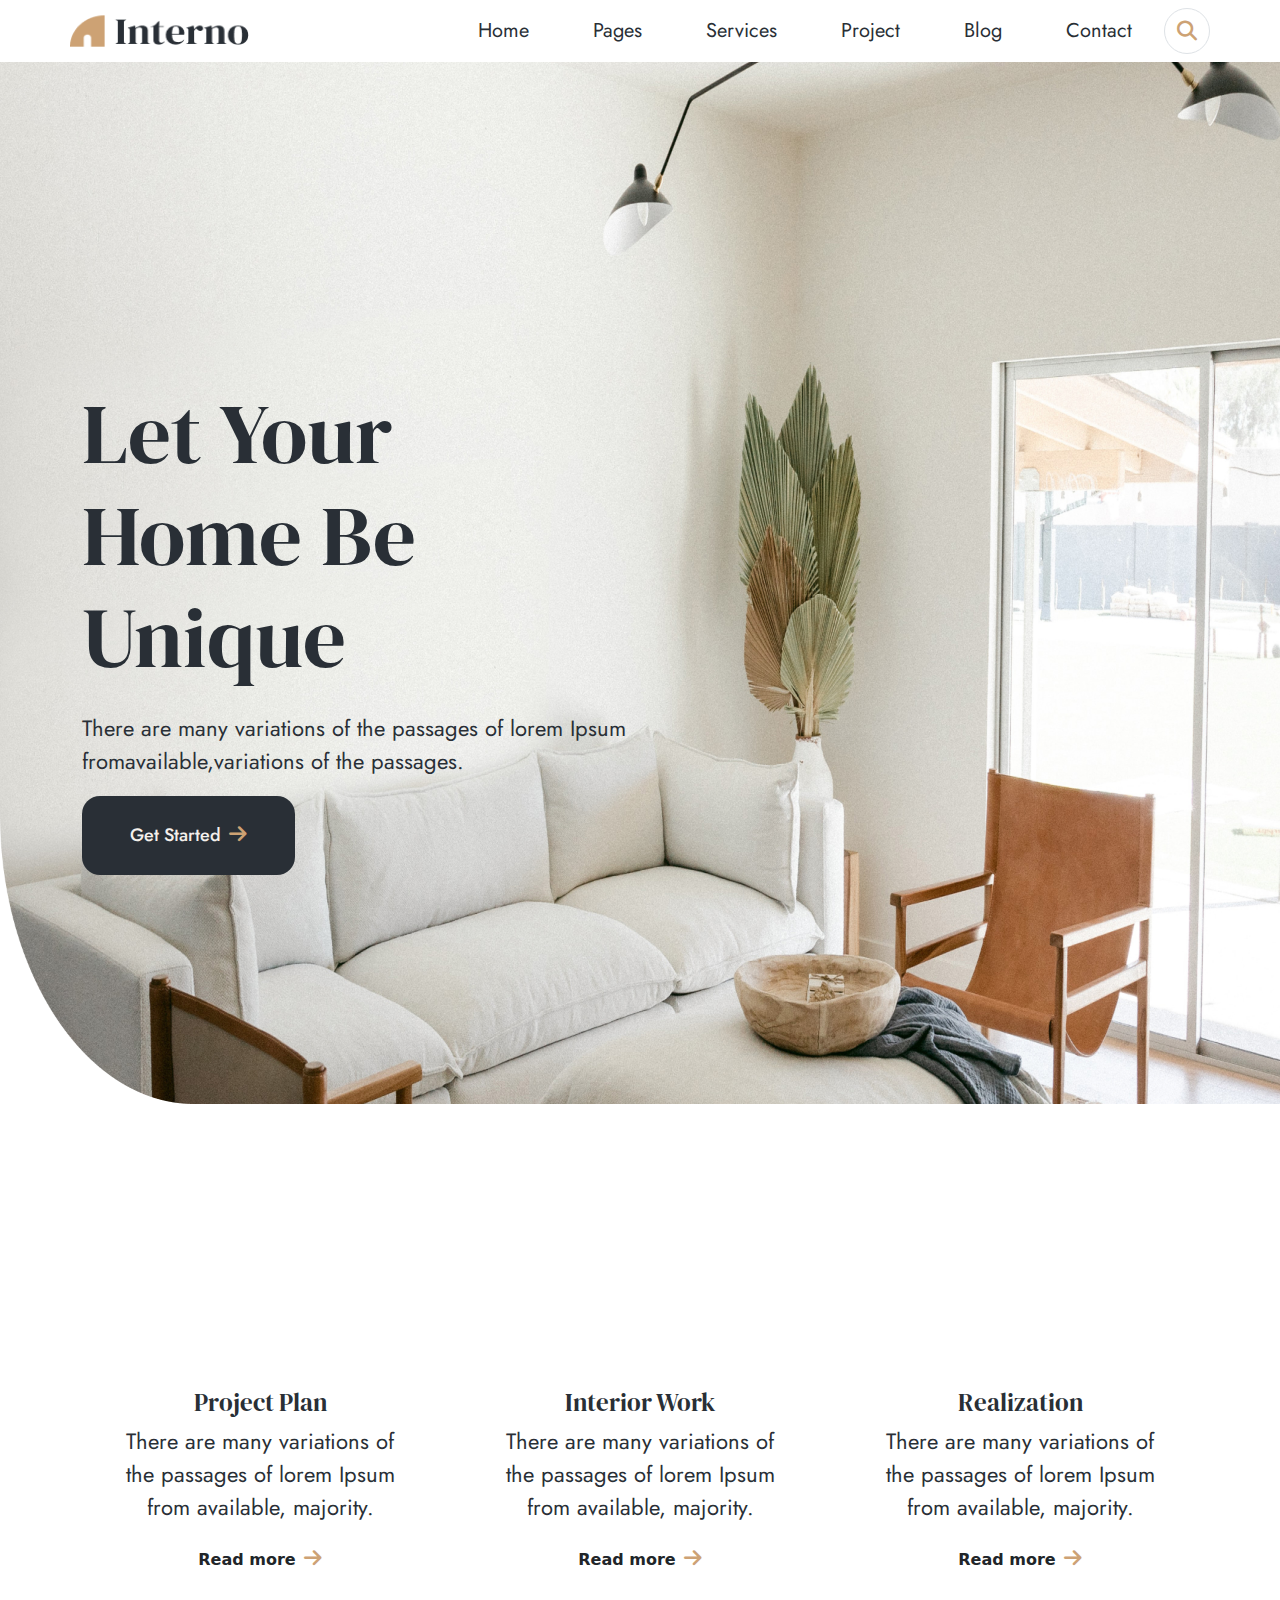
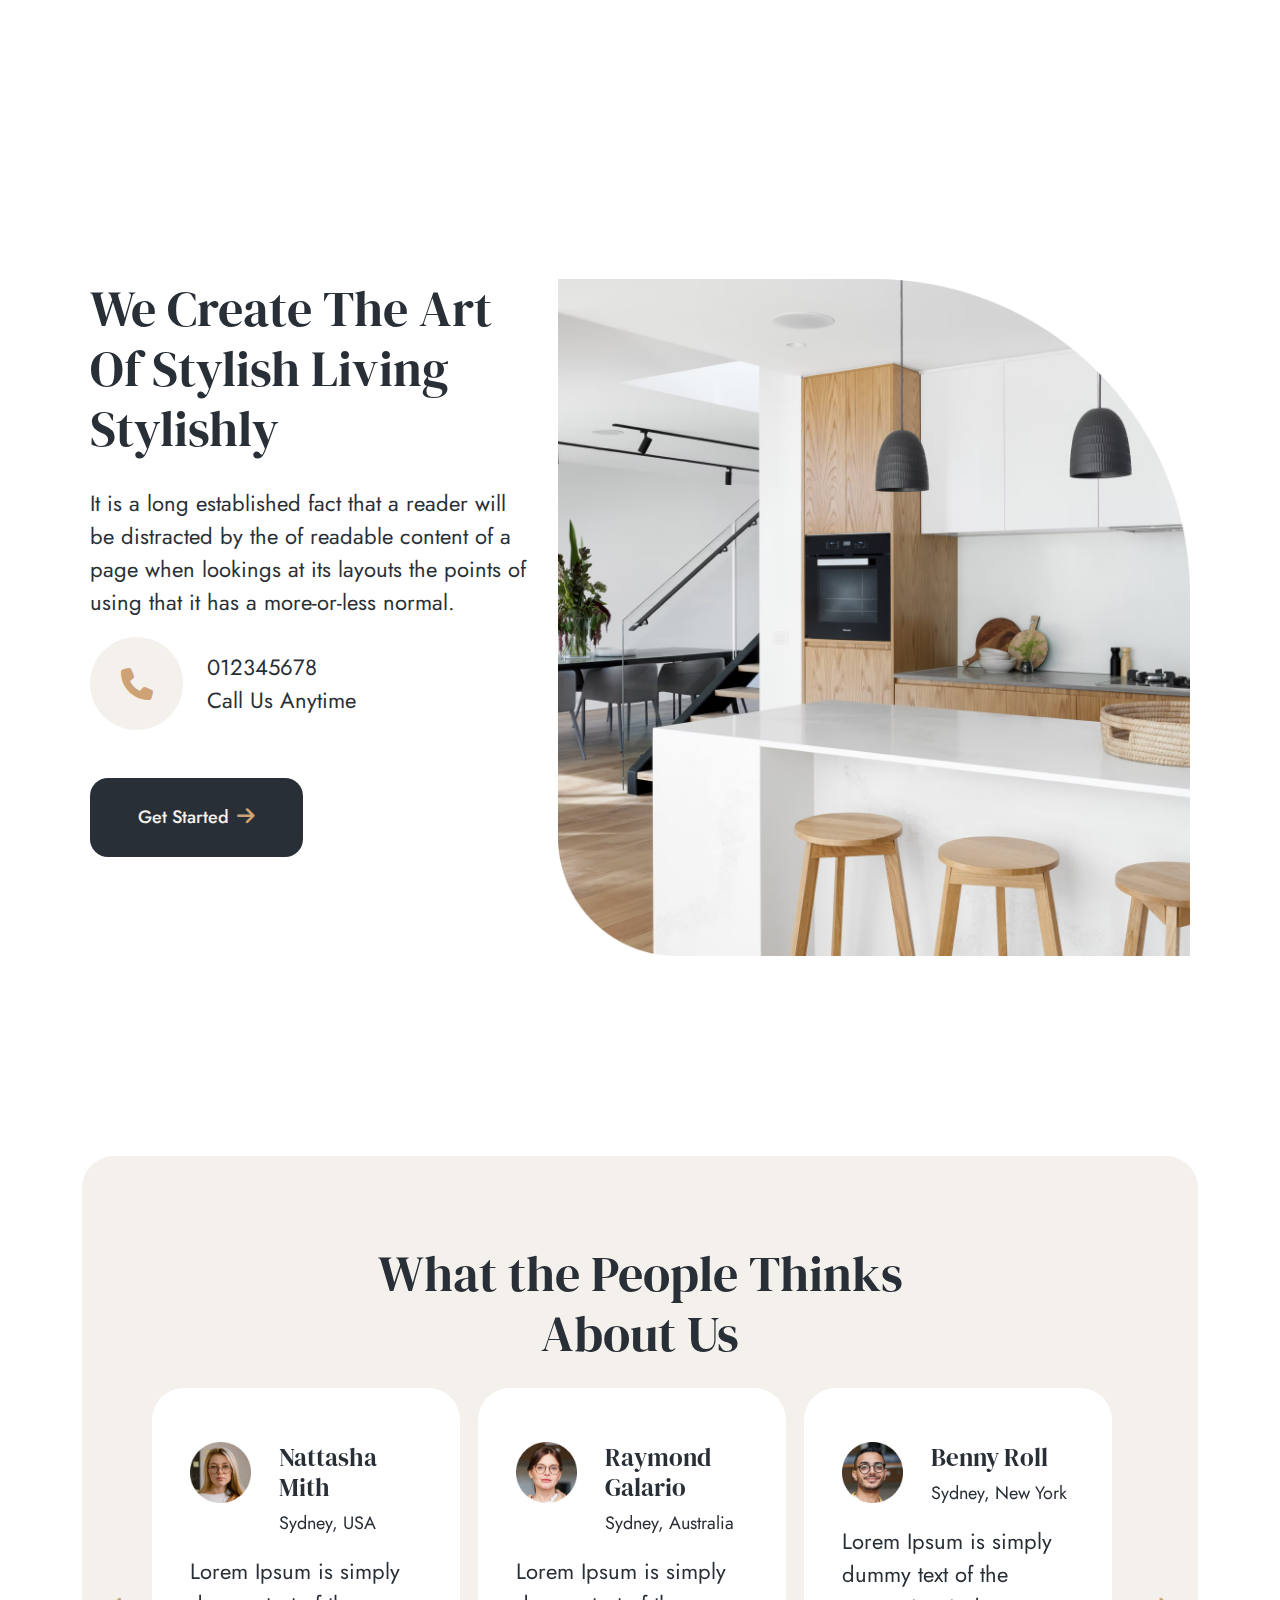
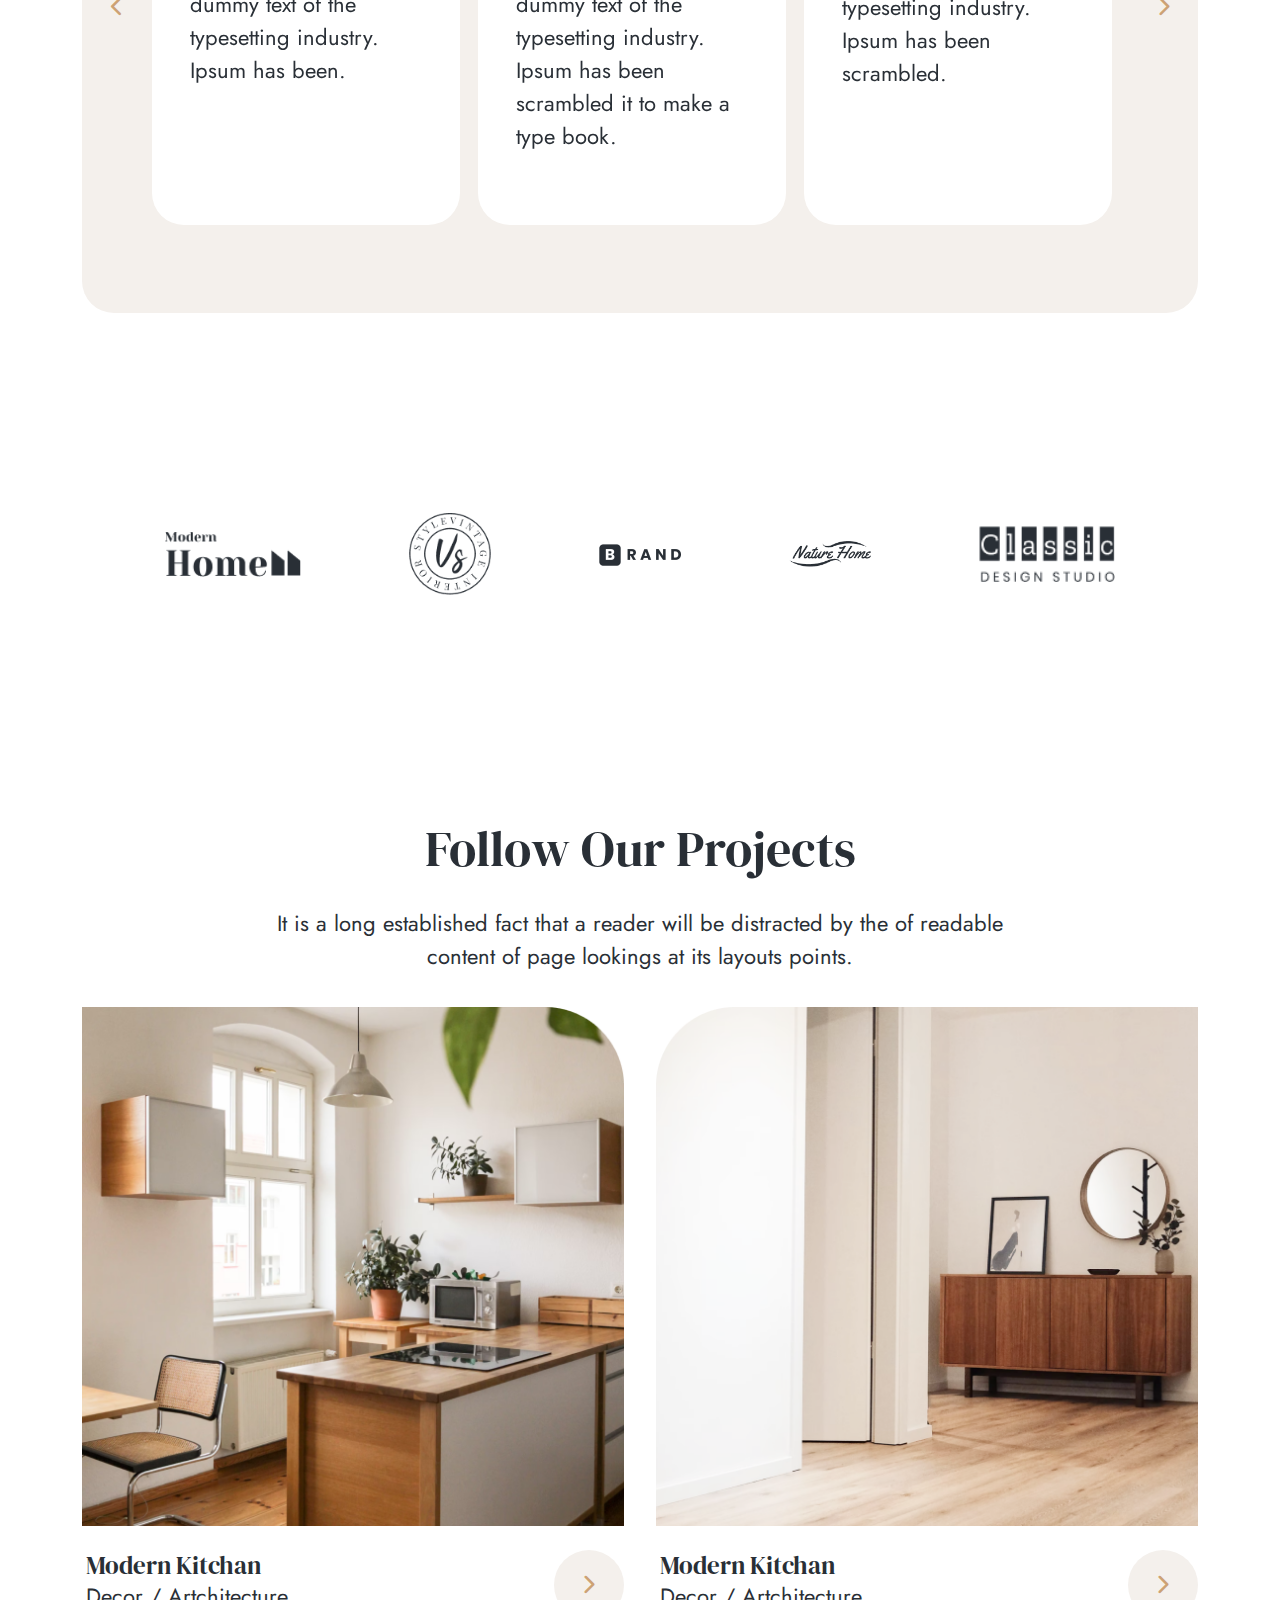
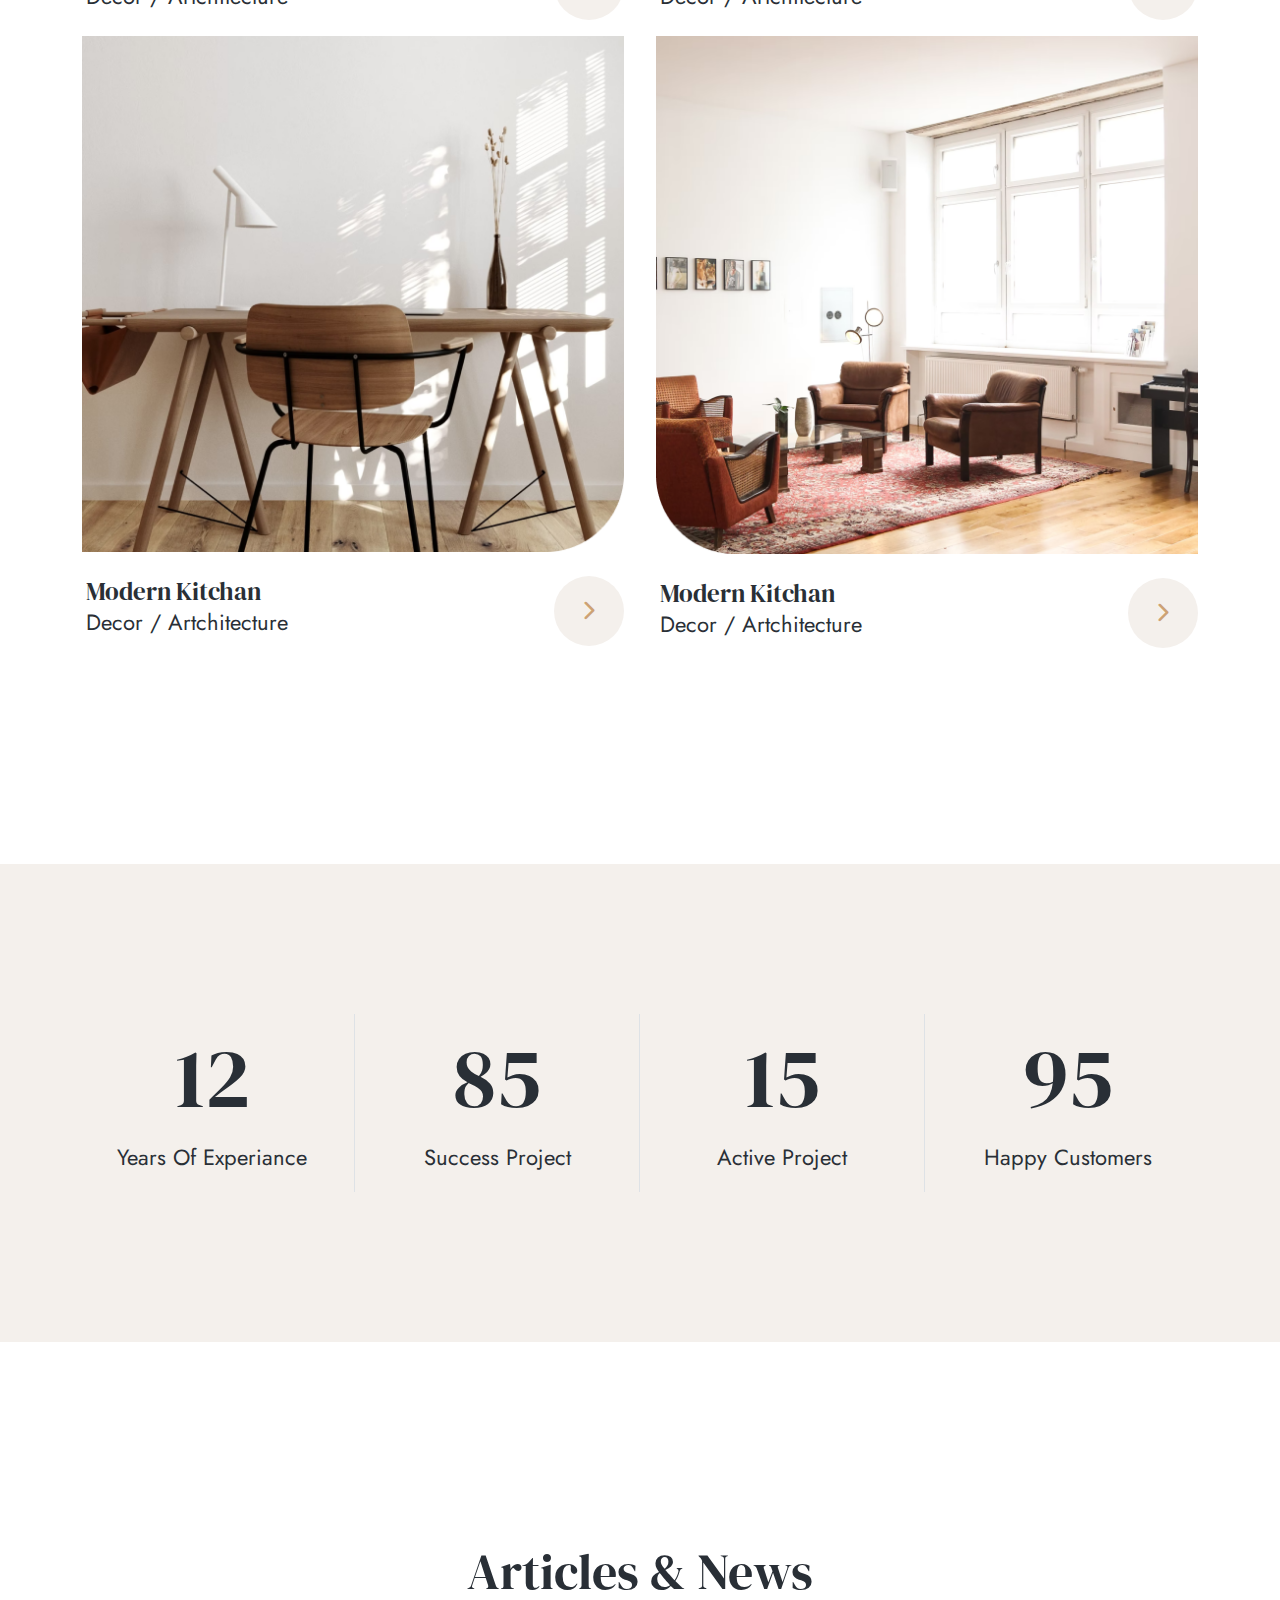
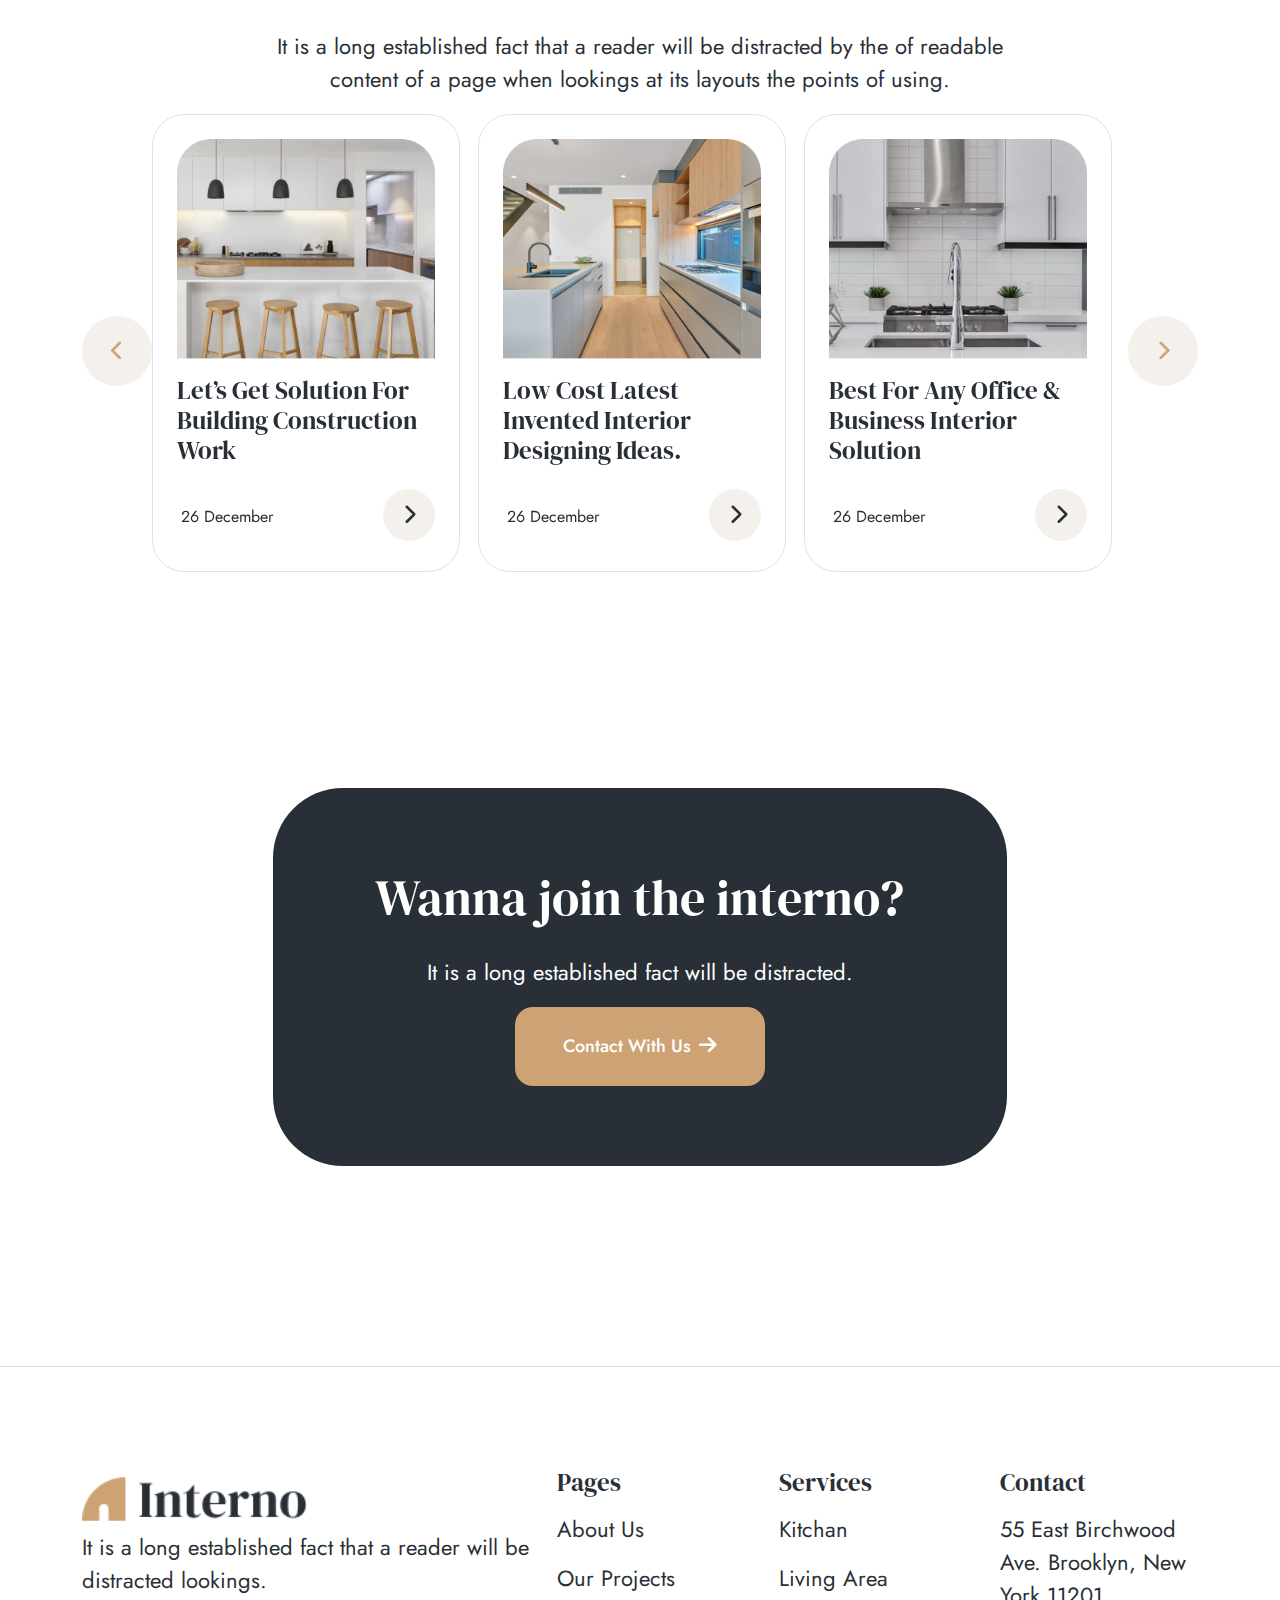
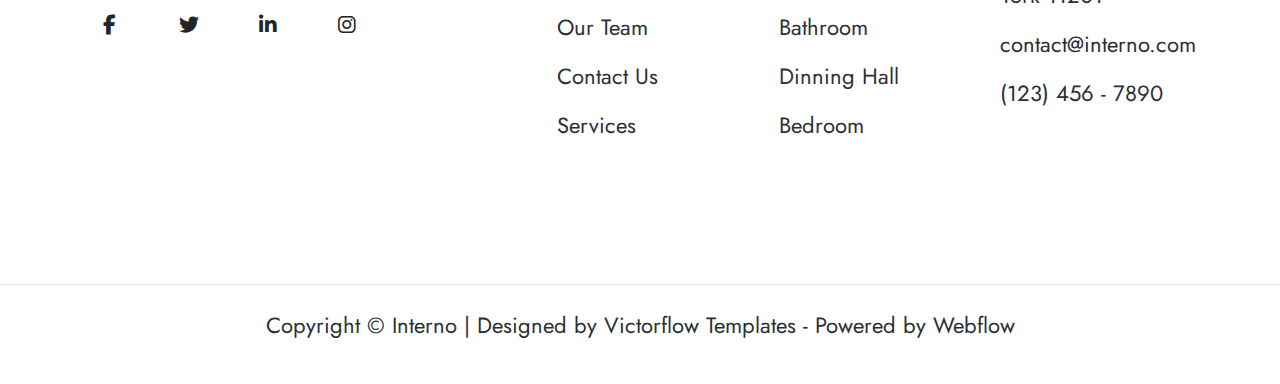
<file: index.html>
<!DOCTYPE html>
<html lang="en">
<head>
    <meta charset="UTF-8">
    <meta name="viewport" content="width=device-width, initial-scale=1.0">
    <link rel="preconnect" href="https://fonts.googleapis.com">
    <link rel="preconnect" href="https://fonts.gstatic.com" crossorigin>
    <link href="https://fonts.googleapis.com/css2?family=Jost:ital,wght@0,100..900;1,100..900&display=swap" rel="stylesheet">
    <link rel="stylesheet" href="./assests/css/bootstrap.css">
    <link rel="stylesheet" href="./assests/slick/slick.css">
    <link rel="stylesheet" href="./assests/css/fontawesome/css/all.css">
    <link rel="stylesheet" href="./assests/css/stylesguide.css">    
    <link rel="stylesheet" href="./assests/css/responsive.css">
    <title>Home</title>
</head>
<body>
    <div class="header">
        <div class="container">
            <div class="row">
                <nav class="navbar">
                    <div class="col-4 col-md-2">
                        <a class="navbar-brand" href="index.html"><img src="./assests/img/Logo.png" alt="Logo"></a>
                    </div>
                    <div class="col-4 icon-bars">
                        <div class="border-search-rps d-flex align-items-center border" id="searchRps">
                            <input class="search-rps" onkeyup="showContentSearch(event, true, true)" type="search">
                            <i class="fa-solid fa-magnifying-glass" onclick="showSearchRps()"></i>
                            <div class="search-content"></div>
                        </div>
                        <i class="fa-solid fa-bars icon-navbars border px-2 py-1 rounded-3" onclick="showNav()"></i>
                    </div>
                    <div class="col-8 col-md-10 main-nav">
                        <div class="main-menu">
                            <ul class="item-menu m-0">
                                <li class="sub-menu"><a href="./index.html">Home</a></li>
                                <li class="sub-menu">
                                    <a href="#">Pages</a>
                                    <ul class="drop-item rounded-bottom-4">
                                        <li>
                                            <a class="fs-6" href="./pages/about.html">About</a>
                                        </li>
                                        <li>
                                            <a class="fs-6 rounded-bottom-4" href="./pages/team.html">Team</a>
                                        </li>
                                    </ul>
                                    <div class="icon-caret">
                                        <i class="fa-solid fa-caret-down"></i>
                                    </div>
                                </li>
                                <li class="sub-menu">
                                    <a href="./pages/services.html">Services</a>
                                    <ul class="drop-item rounded-bottom-4">
                                        <li>
                                            <a class="fs-6 rounded-bottom-4" href="./pages/service_single.html">Service Single</a>
                                        </li>
                                    </ul>
                                    <div class="icon-caret">
                                        <i class="fa-solid fa-caret-down"></i>
                                    </div>
                                </li>
                                <li class="sub-menu">
                                    <a href="./pages/project.html">Project</a>
                                    <ul class="drop-item rounded-bottom-4">
                                        <li>
                                            <a class="fs-6 rounded-bottom-4" href="./pages/pricing.html">Pricing</a>
                                        </li>
                                    </ul>
                                    <div class="icon-caret">
                                        <i class="fa-solid fa-caret-down"></i>
                                    </div>
                                </li>
                                <li class="sub-menu">
                                    <a href="./pages/blog.html">Blog</a>
                                </li>
                                <li class="sub-menu">
                                    <a href="./pages/contact.html">Contact</a>
                                    <ul class="drop-item rounded-bottom-4">
                                        <li>
                                            <a class="fs-6" href="./pages/faq.html">Faq's</a>
                                        </li>
                                        <li>
                                            <a class="fs-6 rounded-bottom-4" href="./pages/changelog.html">Changelog</a>
                                        </li>
                                    </ul>
                                    <div class="icon-caret">
                                        <i class="fa-solid fa-caret-down"></i>
                                    </div>
                                </li>
                                <div class="border-search border" id="search">
                                    <input class="search" onkeyup="showContentSearch(event, false, true)" type="search" placeholder="Search">
                                    <i class="fa-solid fa-magnifying-glass" onclick="showInputSearch()"></i>
                                    <div class="search-content"></div>
                                </div>
                            </ul>
                        </div>
                    </div>
                </nav>
            </div>
        </div>
    </div>

    
    <div class="body">
        <div class="banner content">
            <div class="container-fluid ">
                <div class="row">
                    <div class="col-12">
                        <div class="container">
                            <div class="row">
                                <div class="col-12 col-md-6 m-auto">
                                    <h1 class="disply-text">Let Your Home Be Unique</h1>
                                    <p class="text-responsive">There are many variations of the passages of lorem Ipsum fromavailable,variations of the passages.</p>
                                    <a href="./pages/project.html" class="btn btn-guide btn-secondary color-primary-btn2">Get Started<i class="fa-solid fa-arrow-right ms-2"></i></a>
                                </div>
                                <div class="col-6"></div>
                            </div>
                        </div>
                    </div>
                </div>
            </div>
        </div>
        <div class="container content">
            <div class="row">
                <div class="col-12 col-md-4 text-center plan">
                    <h3>Project Plan</h3>
                    <p>
                        There are many variations of the passages of lorem Ipsum from available, majority.
                    </p>
                    <a href="" class="btn fw-bold hoverRead">Read more<i class="fa-solid fa-arrow-right ms-2"></i></a>
                </div>
                <div class="col-12 col-md-4 text-center plan">
                    <h3>Interior Work</h3>
                    <p>
                        There are many variations of the passages of lorem Ipsum from available, majority.
                    </p>
                    <a href="" class="btn fw-bold hoverRead">Read more<i class="fa-solid fa-arrow-right ms-2"></i></a>
                </div>
                <div class="col-12 col-md-4 text-center plan">
                    <h3>Realization</h3>
                    <p>
                        There are many variations of the passages of lorem Ipsum from available, majority.
                    </p>
                    <a href="" class="btn fw-bold hoverRead">Read more<i class="fa-solid fa-arrow-right ms-2"></i></a>
                </div>
            </div>
        </div>
        <div class="container content">
            <div class="row px-2">
                <div class="col-12 col-md-5 col-xl-5">
                    <h1>We Create The Art Of Stylish Living Stylishly</h1>
                    <p>
                        It is a long established fact that a reader will be distracted by the of readable content of a page
                        when lookings at its layouts the points of using
                        that it has a more-or-less normal.
                    </p>
                    <div class="row mb-5">
                        <div class="col-3 col-md-3">
                            <i class="fa-solid fa-phone icon-phone"></i>
                        </div>
                        <div class="col-4 col-md-6 d-flex align-items-center">
                            <div class="me-2">
                                <p class="number">012345678</p>
                                <p class="text-phone">Call Us Anytime</p>
                            </div>
                        </div>
                        <button class="col-4 btn btn-guide btn-secondary color-primary-btn2 item-block">Get Started<i class="fa-solid fa-arrow-right ms-2"></i></button>
                    </div>
                    <button class="btn btn-guide btn-secondary color-primary-btn2 item-none">Get Started<i class="fa-solid fa-arrow-right ms-2"></i></button>
                </div>
                <div class="col-7 text-end my-auto">
                    <img class="stylish_img" src="./assests/img/Image_item1.png" alt="">
                </div>
            </div>
        </div>
        <div class="container content">
            <div class="testimonial rounded-5">
                <div class="row">
                    <div class="col-12 pb-4">
                        <h1 class="text-center w-50 m-auto">What the People Thinks About Us</h1>
                    </div>
                    <div class="slick-feedback slick-custom">
                        <div class="item">
                            <div class="testimonial-item bg-white rounded-5">
                                <div class="row aboutUs">
                                    <div class="col-4 col-md-8 col-lg-4">
                                        <img src="./assests/img/people1.png" alt="">
                                    </div>
                                    <div class="col-8 col-md-12 col-lg-8 d-flex align-items-center">
                                        <div class="ms-1">
                                            <h3>Nattasha Mith</h3>
                                            <p class="small-paragraph">Sydney, USA</p>
                                        </div>
                                    </div>
                                </div>
                                <p>Lorem Ipsum is simply dummy text of the typesetting industry. Ipsum has been.</p>
                            </div>
                        </div>
                        <div class="item">
                            <div class="testimonial-item bg-white rounded-5">
                                <div class="row aboutUs">
                                    <div class="col-4 col-md-8 col-lg-4">
                                        <img src="./assests/img/people2.png" alt="">
                                    </div>
                                    <div class="col-8 col-md-12 col-lg-8 d-flex align-items-center">
                                        <div class="ms-1">
                                            <h3>Raymond Galario</h3>
                                            <p class="small-paragraph">Sydney, Australia</p>
                                        </div>
                                    </div>
                                </div>
                                <p>Lorem Ipsum is simply dummy text of the typesetting industry. Ipsum has been scrambled it to make a type book.</p>
                            </div>
                        </div>
                        <div class="item">
                            <div class="testimonial-item bg-white rounded-5">
                                <div class="row aboutUs">
                                    <div class="col-4 col-md-8 col-lg-4">
                                        <img src="./assests/img/people3.png" alt="">
                                    </div>
                                    <div class="col-8 col-md-12 col-lg-8 d-flex align-items-center">
                                        <div class="ms-1">
                                            <h3>Benny Roll</h3>
                                            <p class="small-paragraph">Sydney, New York</p>
                                        </div>
                                    </div>
                                </div>
                                <p>Lorem Ipsum is simply dummy text of the typesetting industry. Ipsum has been scrambled.</p>
                            </div>
                        </div>
                        <div class="item">
                            <div class="testimonial-item bg-white rounded-5">
                                <div class="row aboutUs">
                                    <div class="col-4 col-md-8 col-lg-4">
                                        <img src="./assests/img/people4.png" alt="">
                                    </div>
                                    <div class="col-8 col-md-12 col-lg-8 d-flex align-items-center">
                                        <div class="ms-1">
                                            <h3>Nattasha Julie</h3>
                                            <p class="small-paragraph">Sydney, USA</p>
                                        </div>
                                    </div>
                                </div>
                                <p>Lorem Ipsum is simply dummy text of the typesetting industry. Ipsum has been.</p>
                            </div>
                        </div>
                        <div class="item">
                            <div class="testimonial-item bg-white rounded-5">
                                <div class="row aboutUs">
                                    <div class="col-4 col-md-8 col-lg-4">
                                        <img src="./assests/img/people5.png" alt="">
                                    </div>
                                    <div class="col-8 col-md-12 col-lg-8 d-flex align-items-center">
                                        <div class="ms-1">
                                            <h3>John Smith</h3>
                                            <p class="small-paragraph">Sydney, Australia</p>
                                        </div>
                                    </div>
                                </div>
                                <p>Lorem Ipsum is simply dummy text of the typesetting industry. Ipsum has been scrambled it to make a type book.</p>
                            </div>
                        </div>
                        <div class="item">
                            <div class="testimonial-item bg-white rounded-5">
                                <div class="row aboutUs">
                                    <div class="col-4 col-md-8 col-lg-4">
                                        <img src="./assests/img/people6.png" alt="">
                                    </div>
                                    <div class="col-8 col-md-12 col-lg-8 d-flex align-items-center">
                                        <div class="ms-1">
                                            <h3>Sofia Carter</h3>
                                            <p class="small-paragraph">Sydney, New York</p>
                                        </div>
                                    </div>
                                </div>
                                <p>Lorem Ipsum is simply dummy text of the typesetting industry. Ipsum has been scrambled.</p>
                            </div>
                        </div>
                    </div>
                </div>
            </div>
        </div>
        <div class="container content text-center">
            <div class="row justify-content-center align-items-center">
                <div class="col-6 col-md-2 client-logo mb-4">
                    <img src="./assests/img/01.png" alt="">
                </div>
                <div class="col-6 col-md-2 client-logo mb-4">
                    <img src="./assests/img/02.png" alt="">
                </div>
                <div class="col-6 col-md-2 client-logo mb-4">
                    <img src="./assests/img/03.png" alt="">
                </div>
                <div class="col-6 col-md-2 client-logo mb-4">
                    <img src="./assests/img/04.png" alt="">
                </div>
                <div class="col-6 col-md-2 client-logo mb-4">
                    <img src="./assests/img/05.png" alt="">
                </div>
            </div>
        </div>
        <div class="container content">
            <div class="row">
                <div class="col-8 text-center m-auto pb-3">
                    <h1>Follow Our Projects</h1>
                    <p class="text-responsive">
                        It is a long established fact that a reader will be distracted by the of readable content of page  lookings at its layouts  points.
                    </p>
                </div>
                <div class="col-12">
                    <div class="row">
                        <div class="col-12 col-md-6 pe-3 mb-3">
                            <a href="./pages/project_details.html" class="img-hover">
                                <img class="img-hover-block" src="./assests/img/Modern_Kitchan1.png" alt="">
                                <div class="img-hover-none">
                                    <img src="./assests/img/Modern_Kitchan4.png" alt="">
                                </div>
                            </a>
                            <div class="row mt-4">
                                <div class="col-8">
                                    <div class="ms-1">
                                        <h3 class="number">Modern Kitchan</h3>
                                        <p class="text-phone">Decor / Artchitecture</p>
                                    </div>
                                </div>
                                <div class="col-4 d-flex justify-content-end">
                                    <a href="./pages/project_details.html">
                                        <i class="fa-solid fa-chevron-right icon-arrow"></i>
                                    </a>
                                </div>
                            </div>
                        </div>
                        <div class="col-12 col-md-6 ps-3 mb-3">
                            <a href="./pages/project_details.html" class="img-hover">
                                <img class="img-hover-block" src="./assests/img/Modern_Kitchan2.png" alt="">
                                <div class="img-hover-none">
                                    <img src="./assests/img/Modern_Kitchan3.png" alt="">
                                </div>
                            </a>
                            <div class="row mt-4">
                                <div class="col-8">
                                    <div class="ms-1">
                                        <h3 class="number">Modern Kitchan</h3>
                                        <p class="text-phone">Decor / Artchitecture</p>
                                    </div>
                                </div>
                                <div class="col-4 d-flex justify-content-end">
                                    <a href="./pages/project_details.html"><i class="fa-solid fa-chevron-right icon-arrow"></i></a>
                                </div>
                            </div>
                        </div>
                    </div>
                </div>
                <div class="col-12">
                    <div class="row">
                        <div class="col-12 col-md-6 pe-3 mb-3">
                            <a href="./pages/project_details.html" class="img-hover">
                                <img class="img-hover-block" src="./assests/img/Modern_Kitchan3.png" alt="">
                                <div class="img-hover-none">
                                    <img src="./assests/img/Modern_Kitchan1.png" alt="">
                                </div>
                            </a>
                            <div class="row mt-4">
                                <div class="col-8">
                                    <div class="ms-1">
                                        <h3 class="number">Modern Kitchan</h3>
                                        <p class="text-phone">Decor / Artchitecture</p>
                                    </div>
                                </div>
                                <div class="col-4 d-flex justify-content-end">
                                    <a href="./pages/project_details.html">
                                        <i class="fa-solid fa-chevron-right icon-arrow"></i>
                                    </a>
                                </div>
                            </div>
                        </div>
                        <div class="col-12 col-md-6 ps-3 mb-3">
                            <a href="./pages/project_details.html" class="img-hover">
                                <img class="img-hover-block" src="./assests/img/Modern_Kitchan4.png" alt="">
                                <div class="img-hover-none">
                                    <img src="./assests/img/Modern_Kitchan2.png" alt="">
                                </div>
                            </a>
                            <div class="row mt-4">
                                <div class="col-8">
                                    <div class="ms-1">
                                        <h3 class="number">Modern Kitchan</h3>
                                        <p class="text-phone">Decor / Artchitecture</p>
                                    </div>
                                </div>
                                <div class="col-4 d-flex justify-content-end">
                                    <a href="./pages/project_details.html">
                                        <i class="fa-solid fa-chevron-right icon-arrow"></i>
                                    </a>
                                </div>
                            </div>
                        </div>
                    </div>
                </div>
            </div>
        </div>
        <div class="container-fluid content text-center counter color-primary-btn3">
            <div class="container">
                <div class="row">
                    <div class="col-3 border-end">
                        <span class="disply-text color-primary-text1">12</span>
                        <p>Years Of Experiance</p>
                    </div>
                    <div class="col-3 border-end">
                        <span class="disply-text color-primary-text1">85</span>
                        <p>Success Project</p>
                    </div>
                    <div class="col-3 border-end">
                        <span class="disply-text color-primary-text1">15</span>
                        <p>Active Project</p>
                    </div>
                    <div class="col-3">
                        <span class="disply-text color-primary-text1">95</span>
                        <p>Happy Customers</p>
                    </div>
                </div>
            </div>
        </div>
        <div class="container content">
            <div class="col-8 text-center m-auto">
                <h1>Articles & News</h1>
                <p class="text-responsive">It is a long established fact that a reader will be distracted by the of readable content of a page when lookings at its layouts the points of using.</p>
            </div>
            <div class="slick-blog slick-custom">
                <div class="col-12 col-md-4 mb-3">
                    <div class="border rounded-5 blog-hover">
                        <div class="m-4">
                            <img class="img-project" src="./assests/img/Blog/Image_blog1.png" alt="">
                            <h3 class="mt-3">Let’s Get Solution For Building Construction Work</h3>
                            <div class="mt-4 date">
                                <div class="p-0">
                                    <div class="ms-1">
                                        <p class="fs-6">26 December</p>
                                    </div>
                                </div>
                                <div class="p-0">
                                    <a href=""><i class="fa-solid fa-chevron-right icon-arrow-blog"></i></a>
                                </div>
                            </div>
                        </div>
                    </div>
                </div>
                <div class="col-12 col-md-4 mb-3">
                    <div class="border rounded-5 blog-hover">
                        <div class="m-4">
                            <img class="img-project" src="./assests/img/Blog/Image_blog2.png" alt="">
                            <h3 class="mt-3">Low Cost Latest Invented Interior Designing Ideas.</h3>
                            <div class="mt-4 date">
                                <div class="p-0">
                                    <div class="ms-1">
                                        <p class="fs-6">26 December</p>
                                    </div>
                                </div>
                                <div class="col-3 p-0 d-flex justify-content-end">
                                    <a href=""><i class="fa-solid fa-chevron-right icon-arrow-blog"></i></a>
                                </div>
                            </div>
                        </div>
                    </div>
                </div>
                <div class="col-12 col-md-4 mb-3">
                    <div class="border rounded-5 blog-hover">
                        <div class="m-4">
                            <img class="img-project" src="./assests/img/Blog/Image_blog3.png" alt="">
                            <h3 class="mt-3">Best For Any Office & Business Interior Solution</h3>
                            <div class="mt-4 date">
                                <div class="p-0">
                                    <div class="ms-1">
                                        <p class="fs-6">26 December</p>
                                    </div>
                                </div>
                                <div class="col-3 p-0 d-flex justify-content-end">
                                    <a href=""><i class="fa-solid fa-chevron-right icon-arrow-blog"></i></a>
                                </div>
                            </div>
                        </div>
                    </div>
                </div>
                <div class="col-12 col-md-4 mb-3">
                    <div class="border rounded-5 blog-hover">
                        <div class="m-4">
                            <img class="img-project" src="./assests/img/Blog/Image_blog1.png" alt="">
                            <h3 class="mt-3">Let’s Get Solution For Building Construction Work</h3>
                            <div class="mt-4 date">
                                <div class="p-0">
                                    <div class="ms-1">
                                        <p class="fs-6">26 December</p>
                                    </div>
                                </div>
                                <div class="p-0">
                                    <a href=""><i class="fa-solid fa-chevron-right icon-arrow-blog"></i></a>
                                </div>
                            </div>
                        </div>
                    </div>
                </div>
                <div class="col-12 col-md-4 mb-3">
                    <div class="border rounded-5 blog-hover">
                        <div class="m-4">
                            <img class="img-project" src="./assests/img/Blog/Image_blog2.png" alt="">
                            <h3 class="mt-3">Low Cost Latest Invented Interior Designing Ideas.</h3>
                            <div class="mt-4 date">
                                <div class="p-0">
                                    <div class="ms-1">
                                        <p class="fs-6">26 December</p>
                                    </div>
                                </div>
                                <div class="col-3 p-0 d-flex justify-content-end">
                                    <a href=""><i class="fa-solid fa-chevron-right icon-arrow-blog"></i></a>
                                </div>
                            </div>
                        </div>
                    </div>
                </div>
                <div class="col-12 col-md-4 mb-3">
                    <div class="border rounded-5 blog-hover">
                        <div class="m-4">
                            <img class="img-project" src="./assests/img/Blog/Image_blog3.png" alt="">
                            <h3 class="mt-3">Best For Any Office & Business Interior Solution</h3>
                            <div class="mt-4 date">
                                <div class="p-0">
                                    <div class="ms-1">
                                        <p class="fs-6">26 December</p>
                                    </div>
                                </div>
                                <div class="col-3 p-0 d-flex justify-content-end">
                                    <a href=""><i class="fa-solid fa-chevron-right icon-arrow-blog"></i></a>
                                </div>
                            </div>
                        </div>
                    </div>
                </div>
            </div>
        </div>
        <div class="container content">
            <div class="row mx-2">
                <div class="col-12 col-md-8 text-center m-auto quotes color-primary-btn2">
                    <h1 class="text-white">Wanna join the interno?</h1>
                    <p class="text-white">It is a long established fact  will be distracted.</p>
                    <button class="btn btn-guide btn-secondary color-primary-btn1 text-white">Contact With Us<i class="fa-solid fa-arrow-right ms-2 text-white"></i></button>
                </div>
            </div>
        </div>
    </div>

    <div class="footer border-top">
        <div class="container content-footer">
            <div class="row">
                <div class="col-12 col-md-5">
                    <a class="logo-footer" href="./index.html">
                        <img class="w-50" src="./assests/img/Logo.png" alt="logo">
                    </a>
                    <p class="text-responsive">It is a long established fact that a reader will be distracted lookings.</p>
                    <div class="row text-center mb-4 logo-footer">
                        <div class="col-2">
                            <i class="fa-brands fa-facebook-f"></i>
                        </div>
                        <div class="col-2">
                            <i class="fa-brands fa-twitter"></i>
                        </div>
                        <div class="col-2">
                            <i class="fa-brands fa-linkedin-in"></i>
                        </div>
                        <div class="col-2">
                            <i class="fa-brands fa-instagram"></i>
                        </div>
                    </div>
                </div>
                <div class="col-12 col-md-7">
                    <div class="row">
                        <div class="col-4 text-footer">
                            <h3>Pages</h3>
                            <ul class="navbar-nav">
                                <li class="nav-item">
                                    <a class="nav-link" href="./index.html">About Us</a>
                                </li>
                                <li class="nav-item">
                                    <a class="nav-link" href="#">Our Projects</a>
                                </li>
                                <li class="nav-item">
                                    <a class="nav-link" href="#">Our Team</a>
                                </li>
                                <li class="nav-item">
                                    <a class="nav-link" href="#">Contact Us</a>
                                </li>
                                <li class="nav-item">
                                    <a class="nav-link" href="#">Services</a>
                                </li>
                            </ul>
                        </div>
                        <div class="col-4 text-footer">
                            <h3>Services</h3>
                            <ul class="navbar-nav">
                                <li class="nav-item">
                                    <a class="nav-link" href="./index.html">Kitchan</a>
                                </li>
                                <li class="nav-item">
                                    <a class="nav-link" href="#">Living Area</a>
                                </li>
                                <li class="nav-item">
                                    <a class="nav-link" href="#">Bathroom</a>
                                </li>
                                <li class="nav-item">
                                    <a class="nav-link" href="#">Dinning Hall</a>
                                </li>
                                <li class="nav-item">
                                    <a class="nav-link" href="#">Bedroom</a>
                                </li>
                            </ul>
                        </div>
                        <div class="col-4 text-footer">
                            <h3>Contact</h3>
                            <ul class="navbar-nav">
                                <li class="nav-item">
                                    <a class="nav-link" href="./index.html">55 East Birchwood Ave. Brooklyn, New York 11201</a>
                                </li>
                                <li class="nav-item">
                                    <a class="nav-link" href="#">contact@interno.com</a>
                                </li>
                                <li class="nav-item">
                                    <a class="nav-link" href="#">(123) 456 - 7890</a>
                                </li>
                            </ul>
                        </div>
                    </div>
                </div>
            </div>
        </div>
        <p class="text-center border-top copyright">Copyright © Interno | Designed by Victorflow Templates - Powered by Webflow</p>
    </div>
</body>

<script src="./assests/js/jquery-3.7.1.min.js"></script>
<script src="./assests/slick/slick.js"></script>
<script src="./assests/js/bootstrap.js"></script>
<script src="./assests/js/index.js"></script>

</html>
</file>
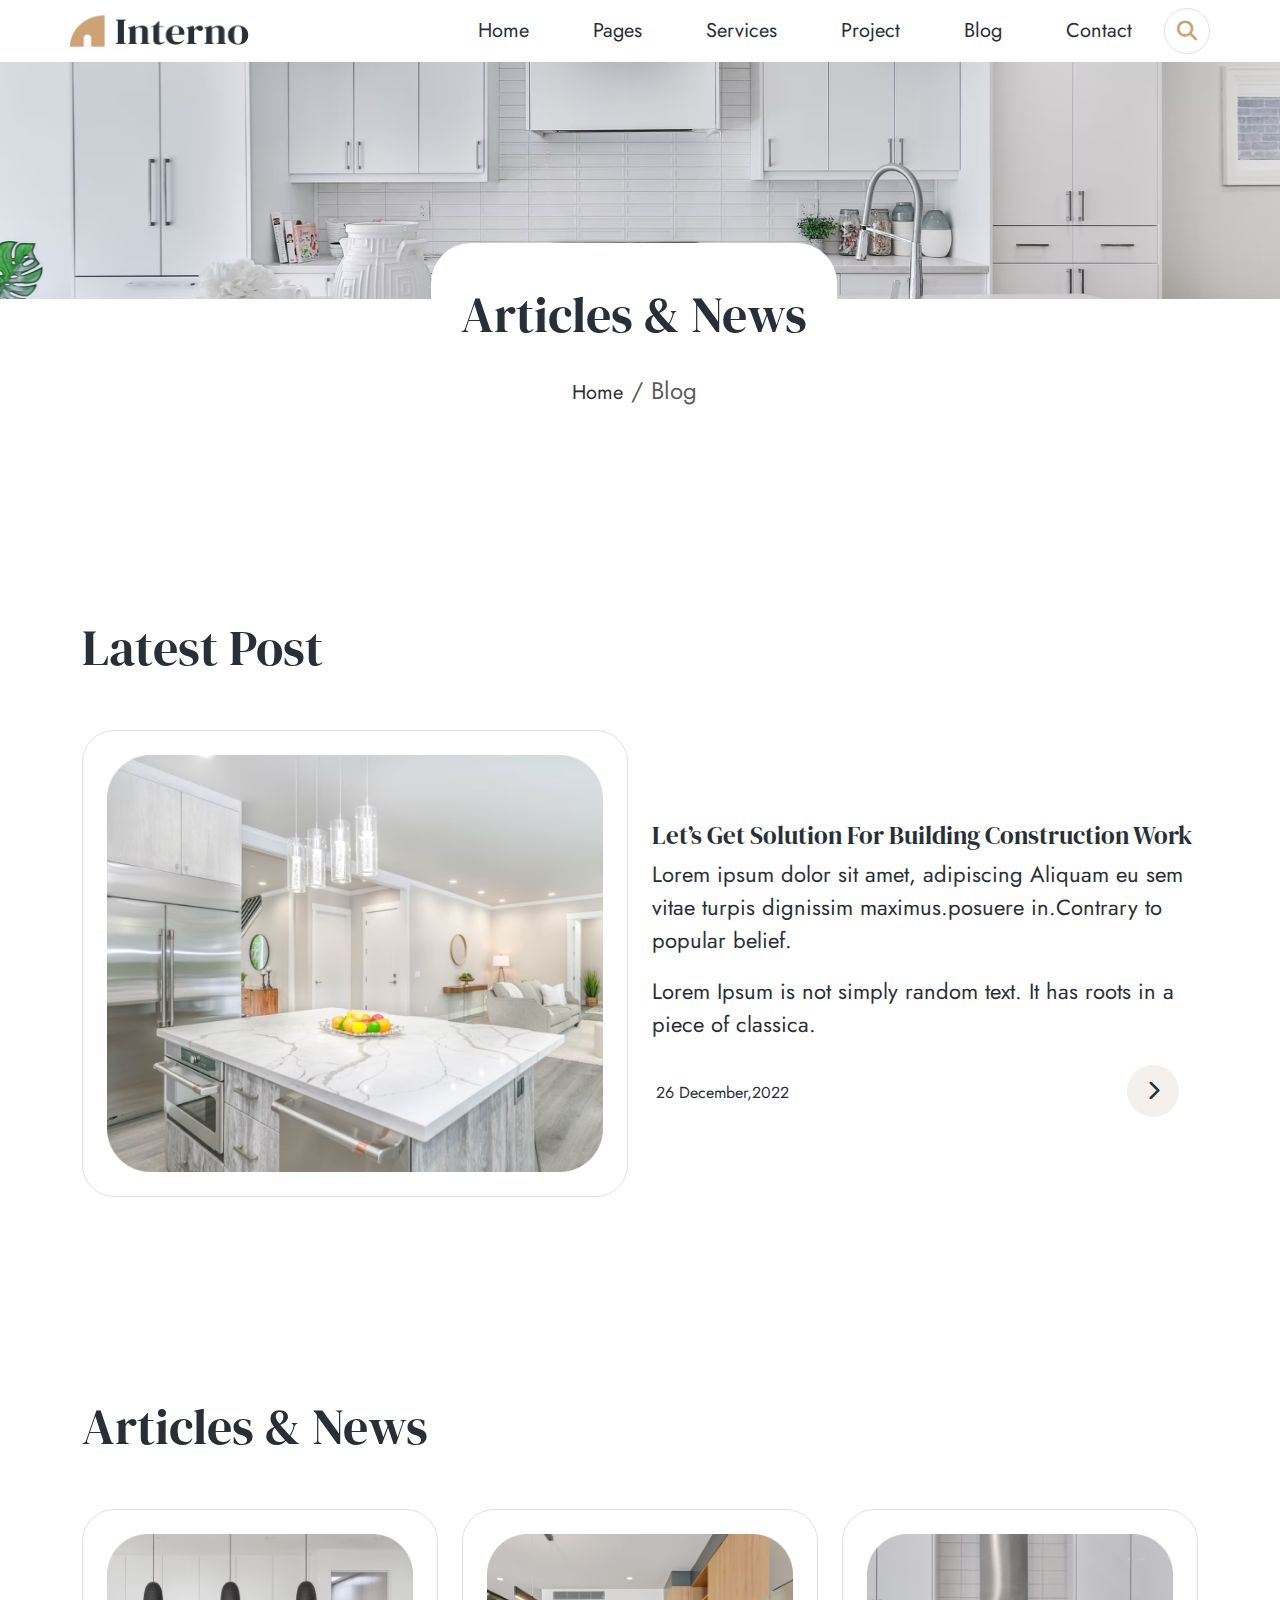
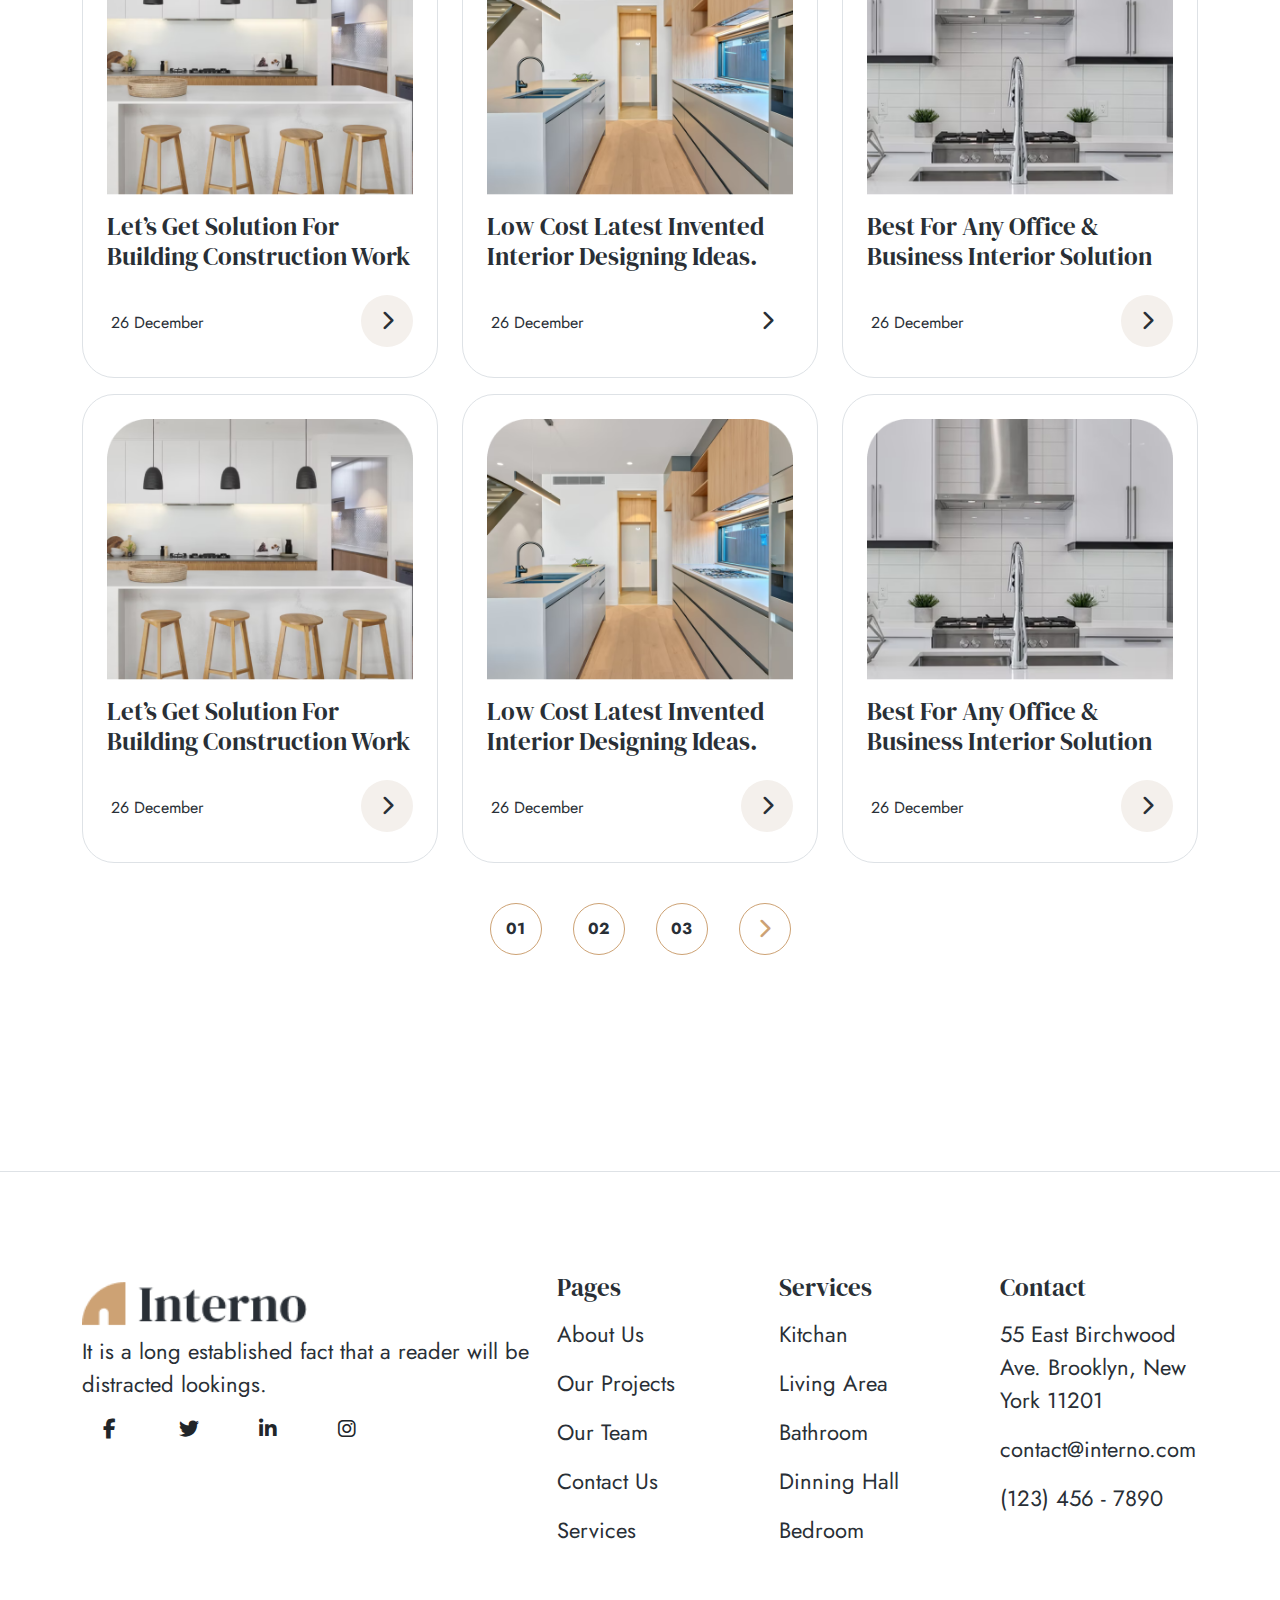
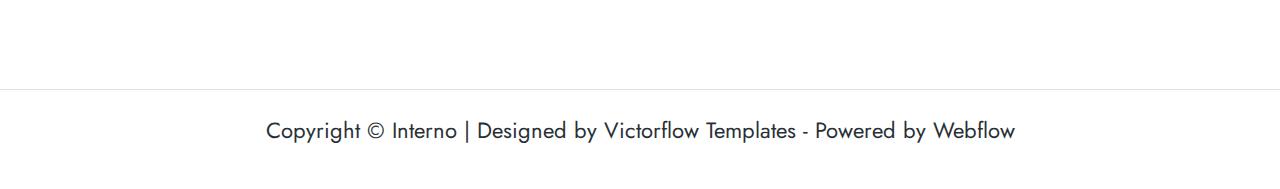
<file: pages/blog.html>
<!DOCTYPE html>
<html lang="en">
<head>
    <meta charset="UTF-8">
    <meta name="viewport" content="width=device-width, initial-scale=1.0">
    <link rel="stylesheet" href="../assests/css/bootstrap.css">
    <link href="https://fonts.googleapis.com/css2?family=Jost:ital,wght@0,100..900;1,100..900&display=swap" rel="stylesheet">
    <link rel="stylesheet" href="../assests/css/fontawesome/css/all.css">
    <link rel="stylesheet" href="../assests/css/blog.css">
    <link rel="stylesheet" href="../assests/css/stylesguide.css">
    <link rel="stylesheet" href="../assests/css/responsive.css">
    <title>Blog</title>
</head>
<body>
    <div class="header">
        <div class="container">
            <div class="row">
                <nav class="navbar">
                    <div class="col-4 col-md-2">
                        <a class="navbar-brand" href="../index.html"><img src="../assests/img/Logo.png" alt="Logo"></a>
                    </div>
                    <div class="col-4 icon-bars">
                        <div class="border-search-rps d-flex align-items-center border" id="searchRps">
                            <input class="search-rps" onkeyup="showContentSearch(event, true)" type="search">
                            <i class="fa-solid fa-magnifying-glass" onclick="showSearchRps()"></i>
                            <div class="search-content"></div>
                        </div>
                        <i class="fa-solid fa-bars icon-navbars border px-2 py-1 rounded-3" onclick="showNav()"></i>
                    </div>
                    <div class="col-8 col-md-10 main-nav">
                        <div class="main-menu">
                            <ul class="item-menu m-0">
                                <li class="sub-menu"><a href="../index.html">Home</a></li>
                                <li class="sub-menu">
                                    <a href="#">Pages</a>
                                    <ul class="drop-item rounded-bottom-4">
                                        <li>
                                            <a class="fs-6" href="../pages/about.html">About</a>
                                        </li>
                                        <li>
                                            <a class="fs-6 rounded-bottom-4" href="../pages/team.html">Team</a>
                                        </li>
                                    </ul>
                                    <div class="icon-caret">
                                        <i class="fa-solid fa-caret-down"></i>
                                    </div>
                                </li>
                                <li class="sub-menu">
                                    <a href="../pages/services.html">Services</a>
                                    <ul class="drop-item rounded-bottom-4">
                                        <li>
                                            <a class="fs-6 rounded-bottom-4" href="../pages/service_single.html">Service Single</a>
                                        </li>
                                    </ul>
                                    <div class="icon-caret">
                                        <i class="fa-solid fa-caret-down"></i>
                                    </div>
                                </li>
                                <li class="sub-menu">
                                    <a href="../pages/project.html">Project</a>
                                    <ul class="drop-item rounded-bottom-4">
                                        <li>
                                            <a class="fs-6 rounded-bottom-4" href="../pages/pricing.html">Pricing</a>
                                        </li>
                                    </ul>
                                    <div class="icon-caret">
                                        <i class="fa-solid fa-caret-down"></i>
                                    </div>
                                </li>
                                <li class="sub-menu">
                                    <a href="../pages/blog.html">Blog</a>
                                </li>
                                <li class="sub-menu">
                                    <a href="../pages/contact.html">Contact</a>
                                    <ul class="drop-item rounded-bottom-4">
                                        <li>
                                            <a class="fs-6" href="../pages/faq.html">Faq's</a>
                                        </li>
                                        <li>
                                            <a class="fs-6 rounded-bottom-4" href="../pages/changelog.html">Changelog</a>
                                        </li>
                                    </ul>
                                    <div class="icon-caret">
                                        <i class="fa-solid fa-caret-down"></i>
                                    </div>
                                </li>
                                <div class="border-search border" id="search">
                                    <input class="search" onkeyup="showContentSearch(event)" type="search" placeholder="Search">
                                    <i class="fa-solid fa-magnifying-glass" onclick="showInputSearch()"></i>
                                    <div class="search-content"></div>
                                </div>
                            </ul>
                        </div>
                    </div>
                </nav>
            </div>
        </div>
    </div>
    

    <div class="boby">
        <div class="container-fluid content banner-page">
            <div class="row me-0 item-none">
                <div class="col-4 d-flex justify-content-center m-auto">
                    <div class="text-banner-pages bg-white text-center">
                        <h1>Articles & News</h1>
                        <nav aria-label="breadcrumb">
                            <ol class="breadcrumb d-flex justify-content-center">
                              <li class="breadcrumb-item fs-4"><a href="../index.html">Home</a></li>
                              <li class="breadcrumb-item fs-4 active" aria-current="page">Blog</li>
                            </ol>
                        </nav>
                    </div>
                </div>
            </div>
        </div>
        <div class="container content">
            <div class="row">
                <div class="col-8 pb-4">
                    <h1>Latest Post</h1>
                </div>
                <div class="col-12 col-md-6">
                    <div class="p-4 border rounded-5">
                        <a href="./blog_details.html">
                            <img class="img-project" src="../assests/img/Blog/item_blog.png" alt="">
                        </a>
                    </div>
                </div>
                <div class="col-12 col-md-6 align-items-center my-auto">
                    <h3 class="mt-3">Let’s Get Solution For Building Construction Work</h3>
                    <p>Lorem ipsum dolor sit amet, adipiscing Aliquam eu sem vitae turpis dignissim maximus.posuere in.Contrary to popular belief.</p>
                    <p>Lorem Ipsum is not simply random text. It has roots in a piece of classica.</p>
                    <div class="row mt-4 date">
                        <div class="col-10">
                            <div class="ms-1">
                                <p class="fs-6">26 December,2022</p>
                            </div>
                        </div>
                        <div class="col-2">
                            <a href="./blog_details.html"><i class="fa-solid fa-chevron-right icon-arrow-blog"></i></a>
                        </div>
                    </div>
                </div>
            </div>
        </div>
        <div class="container content">
            <div class="row">
                <div class="col-8 pb-4">
                    <h1>Articles & News</h1>
                </div>
                <div class="col-12 mb-4">
                    <div class="row">
                        <div class="col-12 col-md-4 mb-3">
                            <div class="border rounded-5 blog-hover">
                                <div class="m-4">
                                    <img class="img-project" src="../assests/img/Blog/Image_blog1.png" alt="">
                                    <h3 class="mt-3">Let’s Get Solution For Building Construction Work</h3>
                                    <div class="mt-4 date">
                                        <div class="p-0">
                                            <div class="ms-1">
                                                <p class="fs-6">26 December</p>
                                            </div>
                                        </div>
                                        <div class="p-0">
                                            <a href=""><i class="fa-solid fa-chevron-right icon-arrow-blog"></i></a>
                                        </div>
                                    </div>
                                </div>
                            </div>
                        </div>
                        <div class="col-12 col-md-4 mb-3">
                            <div class="border rounded-5 blog-hover">
                                <div class="m-4">
                                    <img class="img-project" src="../assests/img/Blog/Image_blog2.png" alt="">
                                    <h3 class="mt-3">Low Cost Latest Invented Interior Designing Ideas.</h3>
                                    <div class="mt-4 date">
                                        <div class="p-0">
                                            <div class="ms-1">
                                                <p class="fs-6">26 December</p>
                                            </div>
                                        </div>
                                        <div class="col-3 p-0 d-flex justify-content-end">
                                            <a href=""><i class="fa-solid fa-chevron-right icon-arrow-blog bg-white"></i></a>
                                        </div>
                                    </div>
                                </div>
                            </div>
                        </div>
                        <div class="col-12 col-md-4 mb-3">
                            <div class="border rounded-5 blog-hover">
                                <div class="m-4">
                                    <img class="img-project" src="../assests/img/Blog/Image_blog3.png" alt="">
                                    <h3 class="mt-3">Best For Any Office & Business Interior Solution</h3>
                                    <div class="mt-4 date">
                                        <div class="p-0">
                                            <div class="ms-1">
                                                <p class="fs-6">26 December</p>
                                            </div>
                                        </div>
                                        <div class="col-3 p-0 d-flex justify-content-end">
                                            <a href=""><i class="fa-solid fa-chevron-right icon-arrow-blog"></i></a>
                                        </div>
                                    </div>
                                </div>
                            </div>
                        </div>
                        <div class="col-12 col-md-4 mb-3">
                            <div class="border rounded-5 blog-hover">
                                <div class="m-4">
                                    <img class="img-project" src="../assests/img/Blog/Image_blog1.png" alt="">
                                    <h3 class="mt-3">Let’s Get Solution For Building Construction Work</h3>
                                    <div class="mt-4 date">
                                        <div class="p-0">
                                            <div class="ms-1">
                                                <p class="fs-6">26 December</p>
                                            </div>
                                        </div>
                                        <div class="p-0">
                                            <a href=""><i class="fa-solid fa-chevron-right icon-arrow-blog"></i></a>
                                        </div>
                                    </div>
                                </div>
                            </div>
                        </div>
                        <div class="col-12 col-md-4 mb-3">
                            <div class="border rounded-5 blog-hover">
                                <div class="m-4">
                                    <img class="img-project" src="../assests/img/Blog/Image_blog2.png" alt="">
                                    <h3 class="mt-3">Low Cost Latest Invented Interior Designing Ideas.</h3>
                                    <div class="mt-4 date">
                                        <div class="p-0">
                                            <div class="ms-1">
                                                <p class="fs-6">26 December</p>
                                            </div>
                                        </div>
                                        <div class="col-3 p-0 d-flex justify-content-end">
                                            <a href=""><i class="fa-solid fa-chevron-right icon-arrow-blog"></i></a>
                                        </div>
                                    </div>
                                </div>
                            </div>
                        </div>
                        <div class="col-12 col-md-4 mb-3">
                            <div class="border rounded-5 blog-hover">
                                <div class="m-4">
                                    <img class="img-project" src="../assests/img/Blog/Image_blog3.png" alt="">
                                    <h3 class="mt-3">Best For Any Office & Business Interior Solution</h3>
                                    <div class="mt-4 date">
                                        <div class="p-0">
                                            <div class="ms-1">
                                                <p class="fs-6">26 December</p>
                                            </div>
                                        </div>
                                        <div class="col-3 p-0 d-flex justify-content-end">
                                            <a href=""><i class="fa-solid fa-chevron-right icon-arrow-blog"></i></a>
                                        </div>
                                    </div>
                                </div>
                            </div>
                        </div>
                    </div>
                </div>
                <div class="d-flex justify-content-center">
                    <nav aria-label="Page navigation example">
                        <ul class="pagination">
                            <li class="page-item px-3"><a class="page-link" href="#">01</a></li>
                            <li class="page-item px-3"><a class="page-link" href="#">02</a></li>
                            <li class="page-item px-3"><a class="page-link" href="#">03</a></li>
                            <li class="page-item px-3">
                                <a class="page-link" href=""><i class="fa-solid fa-chevron-right"></i></a>
                            </li>
                        </ul>
                    </nav>
                </div>
            </div>
        </div>
    </div>

    <div class="footer border-top">
        <div class="container content-footer">
            <div class="row">
                <div class="col-12 col-md-5">
                    <a class="logo-footer" href="../index.html">
                        <img class="w-50" src="../assests/img/Logo.png" alt="logo">
                    </a>
                    <p class="text-responsive">It is a long established fact that a reader will be distracted lookings.</p>
                    <div class="row text-center mb-4 logo-footer">
                        <div class="col-2">
                            <i class="fa-brands fa-facebook-f"></i>
                        </div>
                        <div class="col-2">
                            <i class="fa-brands fa-twitter"></i>
                        </div>
                        <div class="col-2">
                            <i class="fa-brands fa-linkedin-in"></i>
                        </div>
                        <div class="col-2">
                            <i class="fa-brands fa-instagram"></i>
                        </div>
                    </div>
                </div>
                <div class="col-12 col-md-7">
                    <div class="row">
                        <div class="col-4 text-footer">
                            <h3>Pages</h3>
                            <ul class="navbar-nav">
                                <li class="nav-item">
                                    <a class="nav-link" href="./index.html">About Us</a>
                                </li>
                                <li class="nav-item">
                                    <a class="nav-link" href="#">Our Projects</a>
                                </li>
                                <li class="nav-item">
                                    <a class="nav-link" href="#">Our Team</a>
                                </li>
                                <li class="nav-item">
                                    <a class="nav-link" href="#">Contact Us</a>
                                </li>
                                <li class="nav-item">
                                    <a class="nav-link" href="#">Services</a>
                                </li>
                            </ul>
                        </div>
                        <div class="col-4 text-footer">
                            <h3>Services</h3>
                            <ul class="navbar-nav">
                                <li class="nav-item">
                                    <a class="nav-link" href="./index.html">Kitchan</a>
                                </li>
                                <li class="nav-item">
                                    <a class="nav-link" href="#">Living Area</a>
                                </li>
                                <li class="nav-item">
                                    <a class="nav-link" href="#">Bathroom</a>
                                </li>
                                <li class="nav-item">
                                    <a class="nav-link" href="#">Dinning Hall</a>
                                </li>
                                <li class="nav-item">
                                    <a class="nav-link" href="#">Bedroom</a>
                                </li>
                            </ul>
                        </div>
                        <div class="col-4 text-footer">
                            <h3>Contact</h3>
                            <ul class="navbar-nav">
                                <li class="nav-item">
                                    <a class="nav-link" href="./index.html">55 East Birchwood Ave. Brooklyn, New York 11201</a>
                                </li>
                                <li class="nav-item">
                                    <a class="nav-link" href="#">contact@interno.com</a>
                                </li>
                                <li class="nav-item">
                                    <a class="nav-link" href="#">(123) 456 - 7890</a>
                                </li>
                            </ul>
                        </div>
                    </div>
                </div>
            </div>
        </div>
        <p class="text-center border-top copyright">Copyright © Interno | Designed by Victorflow Templates - Powered by Webflow</p>
    </div>
</body>

<script src="../assests/js/jquery-3.7.1.min.js"></script>
<script src="../assests/slick/slick.js"></script>
<script src="../assests/js/bootstrap.js"></script>
<script src="../assests/js/index.js"></script>

</html>
</file>
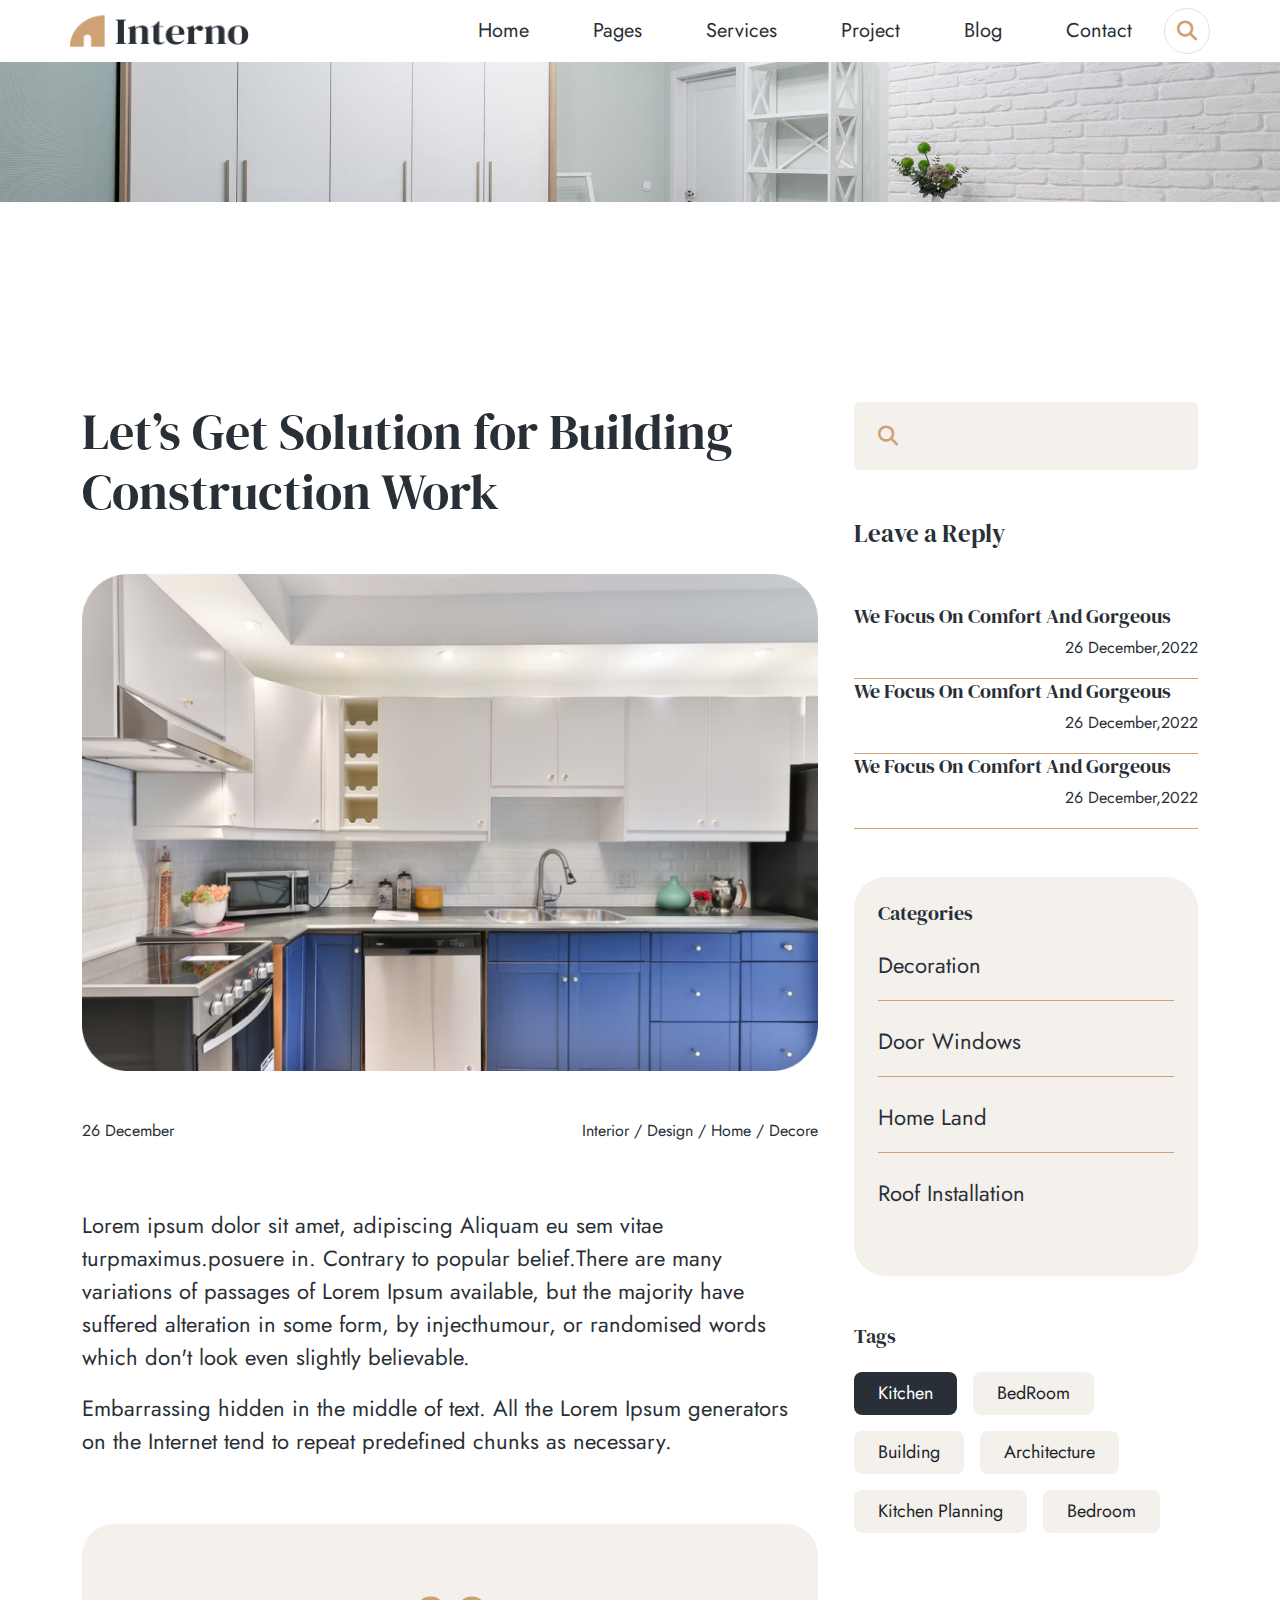
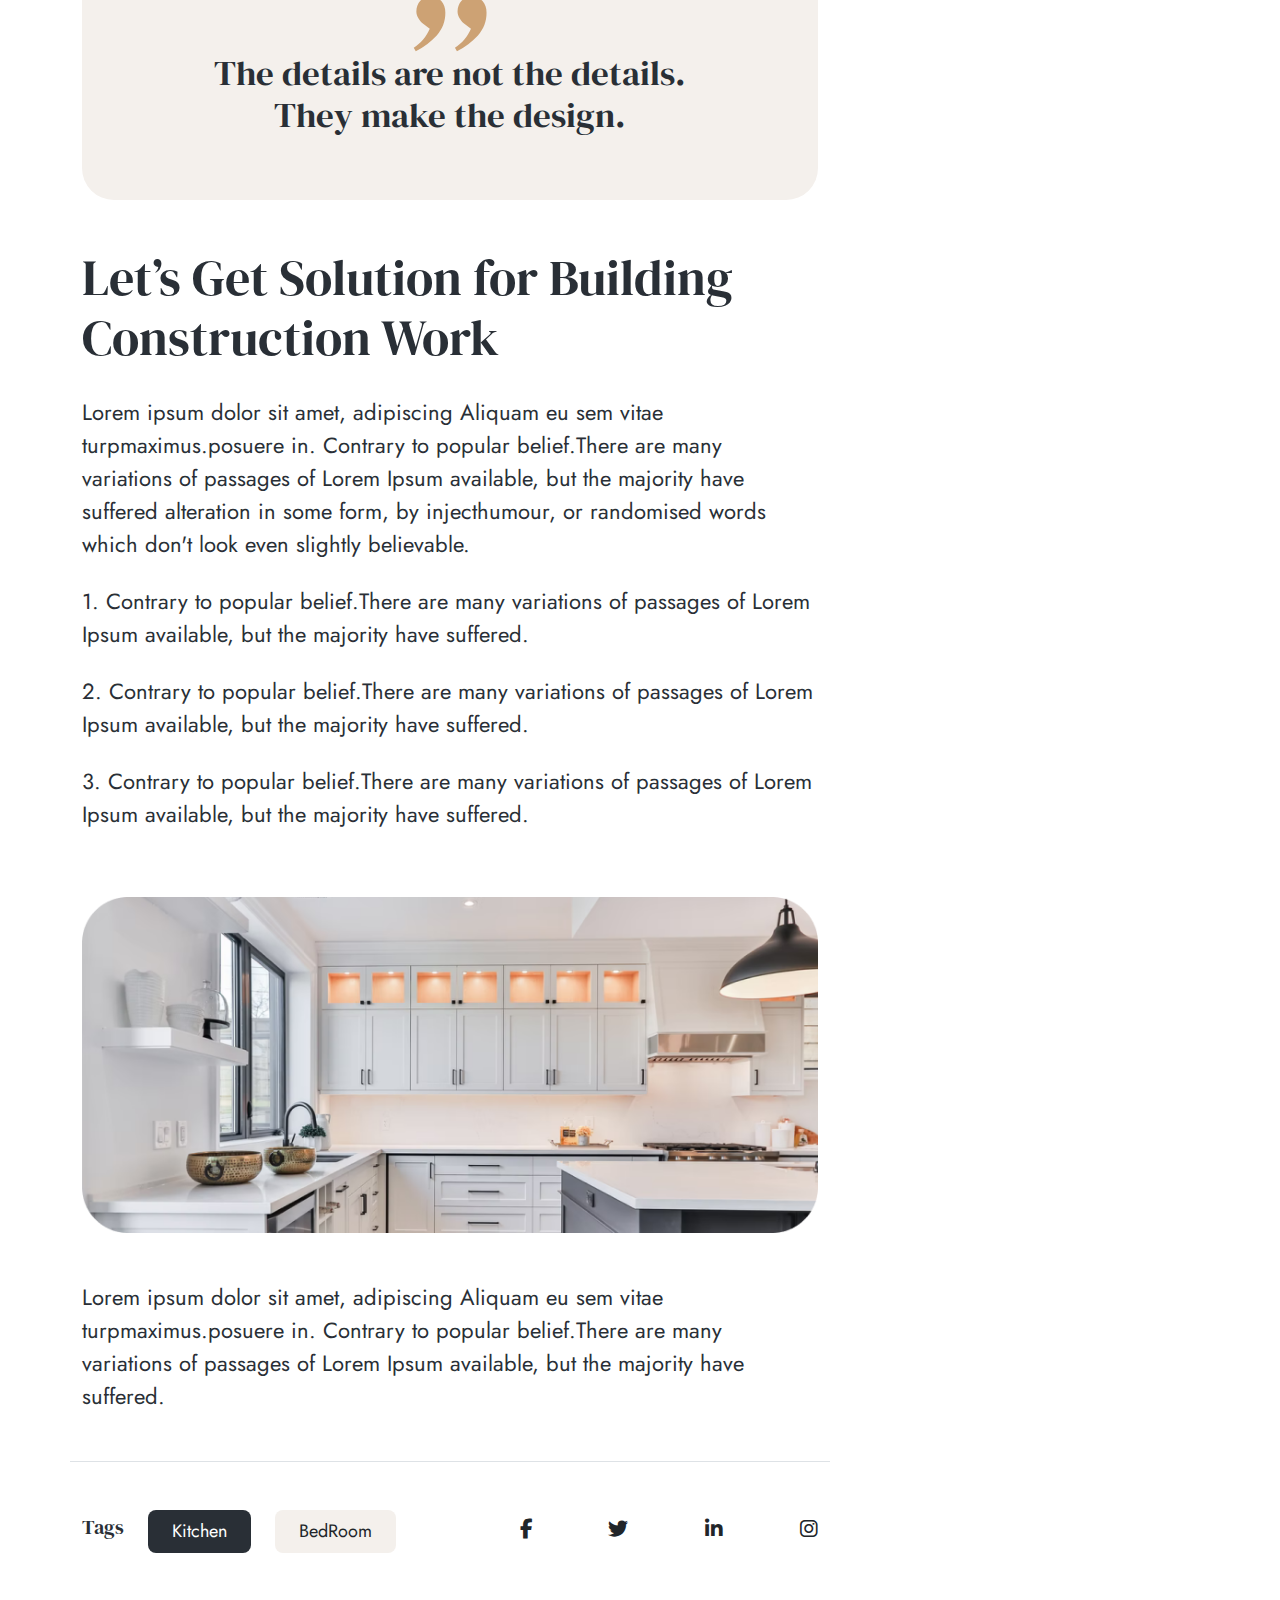
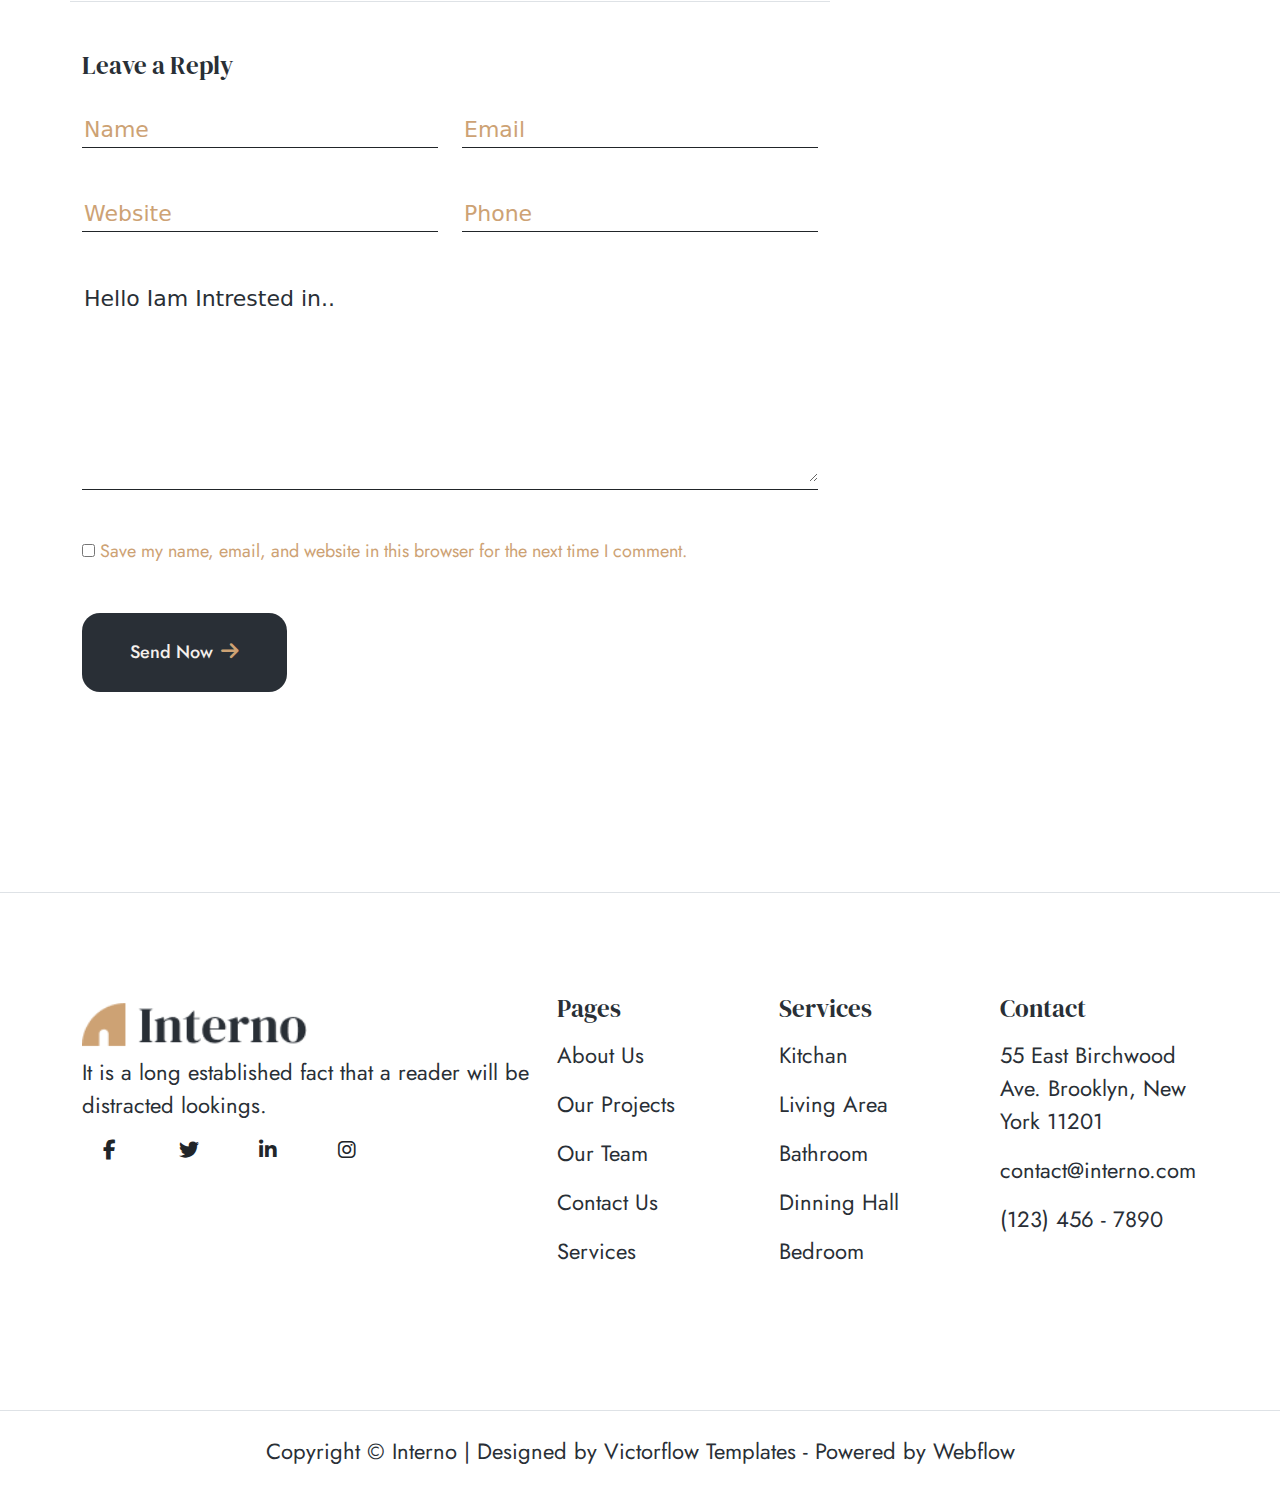
<file: pages/blog_details.html>
<!DOCTYPE html>
<html lang="en">
<head>
    <meta charset="UTF-8">
    <meta name="viewport" content="width=device-width, initial-scale=1.0">
    <link rel="preconnect" href="https://fonts.googleapis.com">
    <link rel="preconnect" href="https://fonts.gstatic.com" crossorigin>
    <link href="https://fonts.googleapis.com/css2?family=Jost:ital,wght@0,100..900;1,100..900&display=swap" rel="stylesheet">
    <link rel="stylesheet" href="../assests/css/bootstrap.css">
    <link rel="stylesheet" href="../assests/css/fontawesome/css/all.css">
    <link rel="stylesheet" href="../assests/css/stylesguide.css">
    <link rel="stylesheet" href="../assests/css/blog_details.css">
    <link rel="stylesheet" href="../assests/css/responsive.css">
    <title>Blog Details</title>
</head>
<body>
    <div class="header">
        <div class="container">
            <div class="row">
                <nav class="navbar">
                    <div class="col-4 col-md-2">
                        <a class="navbar-brand" href="../index.html"><img src="../assests/img/Logo.png" alt="Logo"></a>
                    </div>
                    <div class="col-4 icon-bars">
                        <div class="border-search-rps d-flex align-items-center border" id="searchRps">
                            <input class="search-rps" onkeyup="showContentSearch(event, true)" type="search">
                            <i class="fa-solid fa-magnifying-glass" onclick="showSearchRps()"></i>
                            <div class="search-content"></div>
                        </div>
                        <i class="fa-solid fa-bars icon-navbars border px-2 py-1 rounded-3" onclick="showNav()"></i>
                    </div>
                    <div class="col-8 col-md-10 main-nav">
                        <div class="main-menu">
                            <ul class="item-menu m-0">
                                <li class="sub-menu"><a href="../index.html">Home</a></li>
                                <li class="sub-menu">
                                    <a href="#">Pages</a>
                                    <ul class="drop-item rounded-bottom-4">
                                        <li>
                                            <a class="fs-6" href="../pages/about.html">About</a>
                                        </li>
                                        <li>
                                            <a class="fs-6 rounded-bottom-4" href="../pages/team.html">Team</a>
                                        </li>
                                    </ul>
                                    <div class="icon-caret">
                                        <i class="fa-solid fa-caret-down"></i>
                                    </div>
                                </li>
                                <li class="sub-menu">
                                    <a href="../pages/services.html">Services</a>
                                    <ul class="drop-item rounded-bottom-4">
                                        <li>
                                            <a class="fs-6 rounded-bottom-4" href="../pages/service_single.html">Service Single</a>
                                        </li>
                                    </ul>
                                    <div class="icon-caret">
                                        <i class="fa-solid fa-caret-down"></i>
                                    </div>
                                </li>
                                <li class="sub-menu">
                                    <a href="../pages/project.html">Project</a>
                                    <ul class="drop-item rounded-bottom-4">
                                        <li>
                                            <a class="fs-6 rounded-bottom-4" href="../pages/pricing.html">Pricing</a>
                                        </li>
                                    </ul>
                                    <div class="icon-caret">
                                        <i class="fa-solid fa-caret-down"></i>
                                    </div>
                                </li>
                                <li class="sub-menu">
                                    <a href="../pages/blog.html">Blog</a>
                                </li>
                                <li class="sub-menu">
                                    <a href="../pages/contact.html">Contact</a>
                                    <ul class="drop-item rounded-bottom-4">
                                        <li>
                                            <a class="fs-6" href="../pages/faq.html">Faq's</a>
                                        </li>
                                        <li>
                                            <a class="fs-6 rounded-bottom-4" href="../pages/changelog.html">Changelog</a>
                                        </li>
                                    </ul>
                                    <div class="icon-caret">
                                        <i class="fa-solid fa-caret-down"></i>
                                    </div>
                                </li>
                                <div class="border-search border" id="search">
                                    <input class="search" onkeyup="showContentSearch(event)" type="search" placeholder="Search">
                                    <i class="fa-solid fa-magnifying-glass" onclick="showInputSearch()"></i>
                                    <div class="search-content"></div>
                                </div>
                            </ul>
                        </div>
                    </div>
                </nav>
            </div>
        </div>
    </div>

    <div class="body">
        <div class="container-fluid content banner-page"></div>
        <div class="container content">
            <div class="row">
                <div class="col-12 col-md-8">
                    <div class="row">
                        <div class="col-12 pb-4">
                            <h1>Let’s Get Solution for Building Construction Work</h1>
                        </div>
                        <div class="col-12">
                            <img class="img-project" src="../assests/img/Blog_details/img_blog_details.png" alt="">
                            <div class="d-flex mt-5">
                                <div class="col-4">
                                    <p class="fs-6">26 December</p>
                                </div>
                                <div class="col-8">
                                    <p class="fs-6 text-end">Interior / Design / Home / Decore</p>
                                </div>
                            </div>
                        </div>
                        <div class="col-12 mt-5">
                            <p>
                                Lorem ipsum dolor sit amet, adipiscing Aliquam eu sem vitae turpmaximus.posuere in.
                                Contrary to popular belief.There are many variations of passages of Lorem Ipsum available, 
                                but the majority have suffered alteration in some form, by injecthumour, or randomised words 
                                which don't look even slightly believable.
                            </p>
                            <p>
                                Embarrassing hidden in the middle of text. All the Lorem Ipsum generators on the 
                                Internet tend to repeat predefined chunks as necessary.
                            </p>
                        </div>
                    </div>
                    <div class="color-primary-btn3 text-center p-5 rounded-5 mt-5">
                        <div class="mt-4">
                            <svg width="74" height="56" viewBox="0 0 74 56" fill="none" xmlns="http://www.w3.org/2000/svg">
                                <path 
                                d="M58.7516 0.600003C63.1516
                                0.600003 66.7516 2.06667 69.5516 5C72.2182
                                7.93334 73.5516 11.8667 73.5516 16.8C73.5516
                                25.4667 70.6849 33 64.9516 39.4C59.0849 45.8
                                52.0849 51.0667 43.9516 55.2L41.9516 51.8C45.2849
                                49.6667 48.4182 46.9333 51.3516 43.6C54.1516 40.2667
                                56.3516 36.6667 57.9516 32.8L52.3516 28.6C50.0849
                                27.1333 48.2182 25.1333 46.7516 22.6C45.2849 20.2
                                44.5516 17.8667 44.5516 15.6C44.5516 11.3333
                                45.8849 7.73334 48.5516 4.8C51.0849 2 54.4849
                                0.600003 58.7516 0.600003ZM17.5516 0.599999C21.9516
                                0.6 25.5516 2.06667 28.3516 5C31.0182 7.93333
                                32.3516 11.8667 32.3516 16.8C32.3516 25.4667 29.4849
                                33 23.7516 39.4C17.8849 45.8 10.8849 51.0667 2.75156
                                55.2L0.751558 51.8C4.08489 49.6667 7.21823 46.9333
                                10.1516 43.6C12.9516 40.2667 15.1516 36.6667 16.7516
                                32.8L11.1516 28.6C8.88489 27.1333 7.01823 25.1333
                                5.55156 22.6C4.08489 20.2 3.35156 17.8667 3.35156
                                15.6C3.35156 11.3333 4.6849 7.73333 7.35156
                                4.8C9.8849 2 13.2849 0.599999 17.5516 0.599999Z" fill="#CDA274" />
                            </svg>
                        </div>
                        <div class="mb-3 mx-5">
                            <h2>The details are not the details. They make the design.</h2>
                        </div>
                    </div>
                    <div class="row mt-5">
                        <div class="col-12">
                            <h1>Let’s Get Solution for Building Construction Work</h1>
                        </div>
                        <div class="col-12">
                            <p>
                                Lorem ipsum dolor sit amet, adipiscing Aliquam eu sem vitae turpmaximus.posuere in.
                                Contrary to popular belief.There are many variations of passages of Lorem Ipsum available, 
                                but the majority have suffered alteration in some form, by injecthumour, or randomised words 
                                which don't look even slightly believable.
                            </p>
                            <div class="mt-4">
                                <ul class="fs-5">
                                    <li>
                                        <p>1. Contrary to popular belief.There are many variations of passages of Lorem Ipsum available, but the majority have suffered.</p>
                                    </li>
                                    <li class="my-4">
                                        <p>2. Contrary to popular belief.There are many variations of passages of Lorem Ipsum available, but the majority have suffered.</p>
                                    </li>
                                    <li>
                                        <p>3. Contrary to popular belief.There are many variations of passages of Lorem Ipsum available, but the majority have suffered.</p>
                                    </li>
                                <ul>
                            </div>
                        </div>
                    </div>
                    <div class="row mt-5">
                        <div class="mb-5">
                            <div class="col-12">
                                <img class="img-project" src="../assests/img/Blog_details/img_blog_details1.png" alt="">
                            </div>
                            <div class="col-12 mt-5">
                                <p>
                                    Lorem ipsum dolor sit amet, adipiscing Aliquam eu sem vitae turpmaximus.posuere in.
                                    Contrary to popular belief.There are many variations of passages of Lorem Ipsum available, 
                                    but the majority have suffered.
                                </p>
                            </div>
                            <div class="row align-items-center mt-5 border-bottom border-top">
                                <div class="col-12 col-md-6">
                                    <div class="d-flex align-items-center py-5">
                                        <h5>Tags</h5>
                                        <div class="d-flex" role="group" aria-label="Basic radio toggle button group">
                                            <div class="ms-4">
                                                <input type="radio" class="btn-check" name="btnradio2" id="btnradio1" autocomplete="off" checked>
                                                <label class="btn small-paragraph color-primary-btn3 rounded-3 py-2 px-4" for="btnradio1">Kitchen</label>
                                            </div>
                                            <div class="ms-4">
                                                <input type="radio" class="btn-check" name="btnradio2" id="btnradio2" autocomplete="off">
                                                <label class="btn small-paragraph color-primary-btn3 rounded-3 py-2 px-4" for="btnradio2">BedRoom</label>
                                            </div>
                                        </div>
                                    </div>
                                </div>
                                <div class="col-12 col-md-6 item-none">
                                    <div class="row text-end">
                                        <div class="col-3">
                                            <i class="fa-brands fa-facebook-f"></i>
                                        </div>
                                        <div class="col-3">
                                            <i class="fa-brands fa-twitter"></i>
                                        </div>
                                        <div class="col-3">
                                            <i class="fa-brands fa-linkedin-in"></i>
                                        </div>
                                        <div class="col-3">
                                            <i class="fa-brands fa-instagram"></i>
                                        </div>
                                    </div>
                                </div>
                            </div>
                        </div>
                    </div>
                    <div class="col-12">
                        <div class="row">
                            <div class="col-12 pb-4">
                                <h3>Leave a Reply</h3>
                            </div>
                            <div class="col-6 mb-5">
                                <div class="border-bottom border-dark">
                                    <input class="w-100 border-0" type="text" placeholder="Name">
                                </div>
                            </div>
                            <div class="col-6">
                                <div class="border-bottom border-dark">
                                    <input class="w-100 border-0" type="email" placeholder="Email">
                                </div>
                            </div>
                            <div class="col-6">
                                <div class="border-bottom border-dark">
                                    <input class="w-100 border-0" type="text" placeholder="Website">
                                </div>
                            </div>
                            <div class="col-6">
                                <div class="border-bottom border-dark">
                                    <input class="w-100 border-0" type="email" placeholder="Phone">
                                </div>
                            </div>
                            <div class="co-12 pt-5">
                                <div class="border-bottom border-dark">
                                    <textarea class="border-0 w-100" name="" id="" rows="6">Hello Iam Intrested in..</textarea>
                                </div>
                            </div>
                            <div class="mt-5">
                                <input class="checkbox" type="checkbox">
                                <label class="small-paragraph" for="">Save my name, email, and website in this browser for the next time I comment.</label>
                            </div>
                            <div class="pt-5">
                                <button class="btn btn-guide btn-secondary color-primary-btn2">Send Now<i class="fa-solid fa-arrow-right ms-2"></i></button>
                            </div>
                        </div>
                    </div>
                </div>
                <div class="col-4 item-none ps-4">
                    <form class="form-control color-primary-btn3 d-flex align-items-center p-4">
                        <input class="search w-100" type="text" placeholder="Search">
                        <i class="fa-solid fa-magnifying-glass"></i>
                    </form>
                    <div class="py-5">
                        <h3 class=" p-0">Leave a Reply</h3>
                    </div>
                    <div class="pb-5">
                        <div class="blogs-item">
                            <h5 class="p-0">We Focus On Comfort And Gorgeous</h5>
                            <p class="col-12 fs-6 text-end ">26 December,2022</p>
                        </div>
                        <div class="blogs-item">
                            <h5 class="p-0">We Focus On Comfort And Gorgeous</h5>
                            <p class=" fs-6 text-end ">26 December,2022</p>
                        </div>
                        <div class="blogs-item">
                            <h5 class="p-0">We Focus On Comfort And Gorgeous</h5>
                            <p class="fs-6 text-end">26 December,2022</p>
                        </div>
                    </div>
                    <div class="pb-5 p-4 color-primary-btn3 rounded-5">
                        <h5 class="mb-4">Categories</h5>
                        <div class="blogs-item">
                            <p>Decoration</p>
                        </div>
                        <div class="blogs-item mt-4">
                            <p>Door Windows</p>
                        </div>
                        <div class="blogs-item mt-4">
                            <p>Home Land</p>
                        </div>
                        <div class="mt-4">
                            <p>Roof Installation</p>
                        </div>
                    </div>
                    <div class="mt-5">
                        <h5>Tags</h5>
                        <div class="d-flex flex-wrap" role="group" aria-label="Basic radio toggle button group">
                            <div class="me-3 mt-3">
                                <input type="radio" class="btn-check" name="btnradio" id="btnradio3" autocomplete="off" checked>
                                <label class="btn small-paragraph color-primary-btn3 rounded-3 py-2 px-4" for="btnradio3">Kitchen</label>
                            </div>
                            <div class="me-3 mt-3">
                                <input type="radio" class="btn-check" name="btnradio" id="btnradio4" autocomplete="off">
                                <label class="btn small-paragraph color-primary-btn3 rounded-3 py-2 px-4" for="btnradio4">BedRoom</label>
                            </div>
                            <div class="me-3 mt-3">
                                <input type="radio" class="btn-check" name="btnradio" id="btnradio5" autocomplete="off">
                                <label class="btn small-paragraph color-primary-btn3 rounded-3 py-2 px-4" for="btnradio5">Building</label>
                            </div>
                            <div class="me-3 mt-3">
                                <input type="radio" class="btn-check" name="btnradio" id="btnradio6" autocomplete="off">
                                <label class="btn small-paragraph color-primary-btn3 rounded-3 py-2 px-4" for="btnradio6">Architecture</label>
                            </div>
                            <div class="me-3 mt-3">
                                <input type="radio" class="btn-check" name="btnradio" id="btnradio7" autocomplete="off">
                                <label class="btn small-paragraph color-primary-btn3 rounded-3 py-2 px-4" for="btnradio7">Kitchen Planning</label>
                            </div>
                            <div class="me-3 mt-3">
                                <input type="radio" class="btn-check" name="btnradio" id="btnradio8" autocomplete="off">
                                <label class="btn small-paragraph color-primary-btn3 rounded-3 py-2 px-4" for="btnradio8">Bedroom</label>
                            </div>
                        </div>
                    </div>
                </div>
            </div>
        </div>
    </div>

    <div class="footer border-top">
        <div class="container content-footer">
            <div class="row">
                <div class="col-12 col-md-5">
                    <a class="logo-footer" href="../index.html">
                        <img class="w-50" src="../assests/img/Logo.png" alt="logo">
                    </a>
                    <p class="text-responsive">It is a long established fact that a reader will be distracted lookings.</p>
                    <div class="row text-center mb-4 logo-footer">
                        <div class="col-2">
                            <i class="fa-brands fa-facebook-f"></i>
                        </div>
                        <div class="col-2">
                            <i class="fa-brands fa-twitter"></i>
                        </div>
                        <div class="col-2">
                            <i class="fa-brands fa-linkedin-in"></i>
                        </div>
                        <div class="col-2">
                            <i class="fa-brands fa-instagram"></i>
                        </div>
                    </div>
                </div>
                <div class="col-12 col-md-7">
                    <div class="row">
                        <div class="col-4 text-footer">
                            <h3>Pages</h3>
                            <ul class="navbar-nav">
                                <li class="nav-item">
                                    <a class="nav-link" href="./index.html">About Us</a>
                                </li>
                                <li class="nav-item">
                                    <a class="nav-link" href="#">Our Projects</a>
                                </li>
                                <li class="nav-item">
                                    <a class="nav-link" href="#">Our Team</a>
                                </li>
                                <li class="nav-item">
                                    <a class="nav-link" href="#">Contact Us</a>
                                </li>
                                <li class="nav-item">
                                    <a class="nav-link" href="#">Services</a>
                                </li>
                            </ul>
                        </div>
                        <div class="col-4 text-footer">
                            <h3>Services</h3>
                            <ul class="navbar-nav">
                                <li class="nav-item">
                                    <a class="nav-link" href="./index.html">Kitchan</a>
                                </li>
                                <li class="nav-item">
                                    <a class="nav-link" href="#">Living Area</a>
                                </li>
                                <li class="nav-item">
                                    <a class="nav-link" href="#">Bathroom</a>
                                </li>
                                <li class="nav-item">
                                    <a class="nav-link" href="#">Dinning Hall</a>
                                </li>
                                <li class="nav-item">
                                    <a class="nav-link" href="#">Bedroom</a>
                                </li>
                            </ul>
                        </div>
                        <div class="col-4 text-footer">
                            <h3>Contact</h3>
                            <ul class="navbar-nav">
                                <li class="nav-item">
                                    <a class="nav-link" href="./index.html">55 East Birchwood Ave. Brooklyn, New York 11201</a>
                                </li>
                                <li class="nav-item">
                                    <a class="nav-link" href="#">contact@interno.com</a>
                                </li>
                                <li class="nav-item">
                                    <a class="nav-link" href="#">(123) 456 - 7890</a>
                                </li>
                            </ul>
                        </div>
                    </div>
                </div>
            </div>
        </div>
        <p class="text-center border-top copyright">Copyright © Interno | Designed by Victorflow Templates - Powered by Webflow</p>
    </div>
</body>

<script src="../assests/js/jquery-3.7.1.min.js"></script>
<script src="../assests/slick/slick.js"></script>
<script src="../assests/js/bootstrap.js"></script>
<script src="../assests/js/index.js"></script>

</html>
</file>
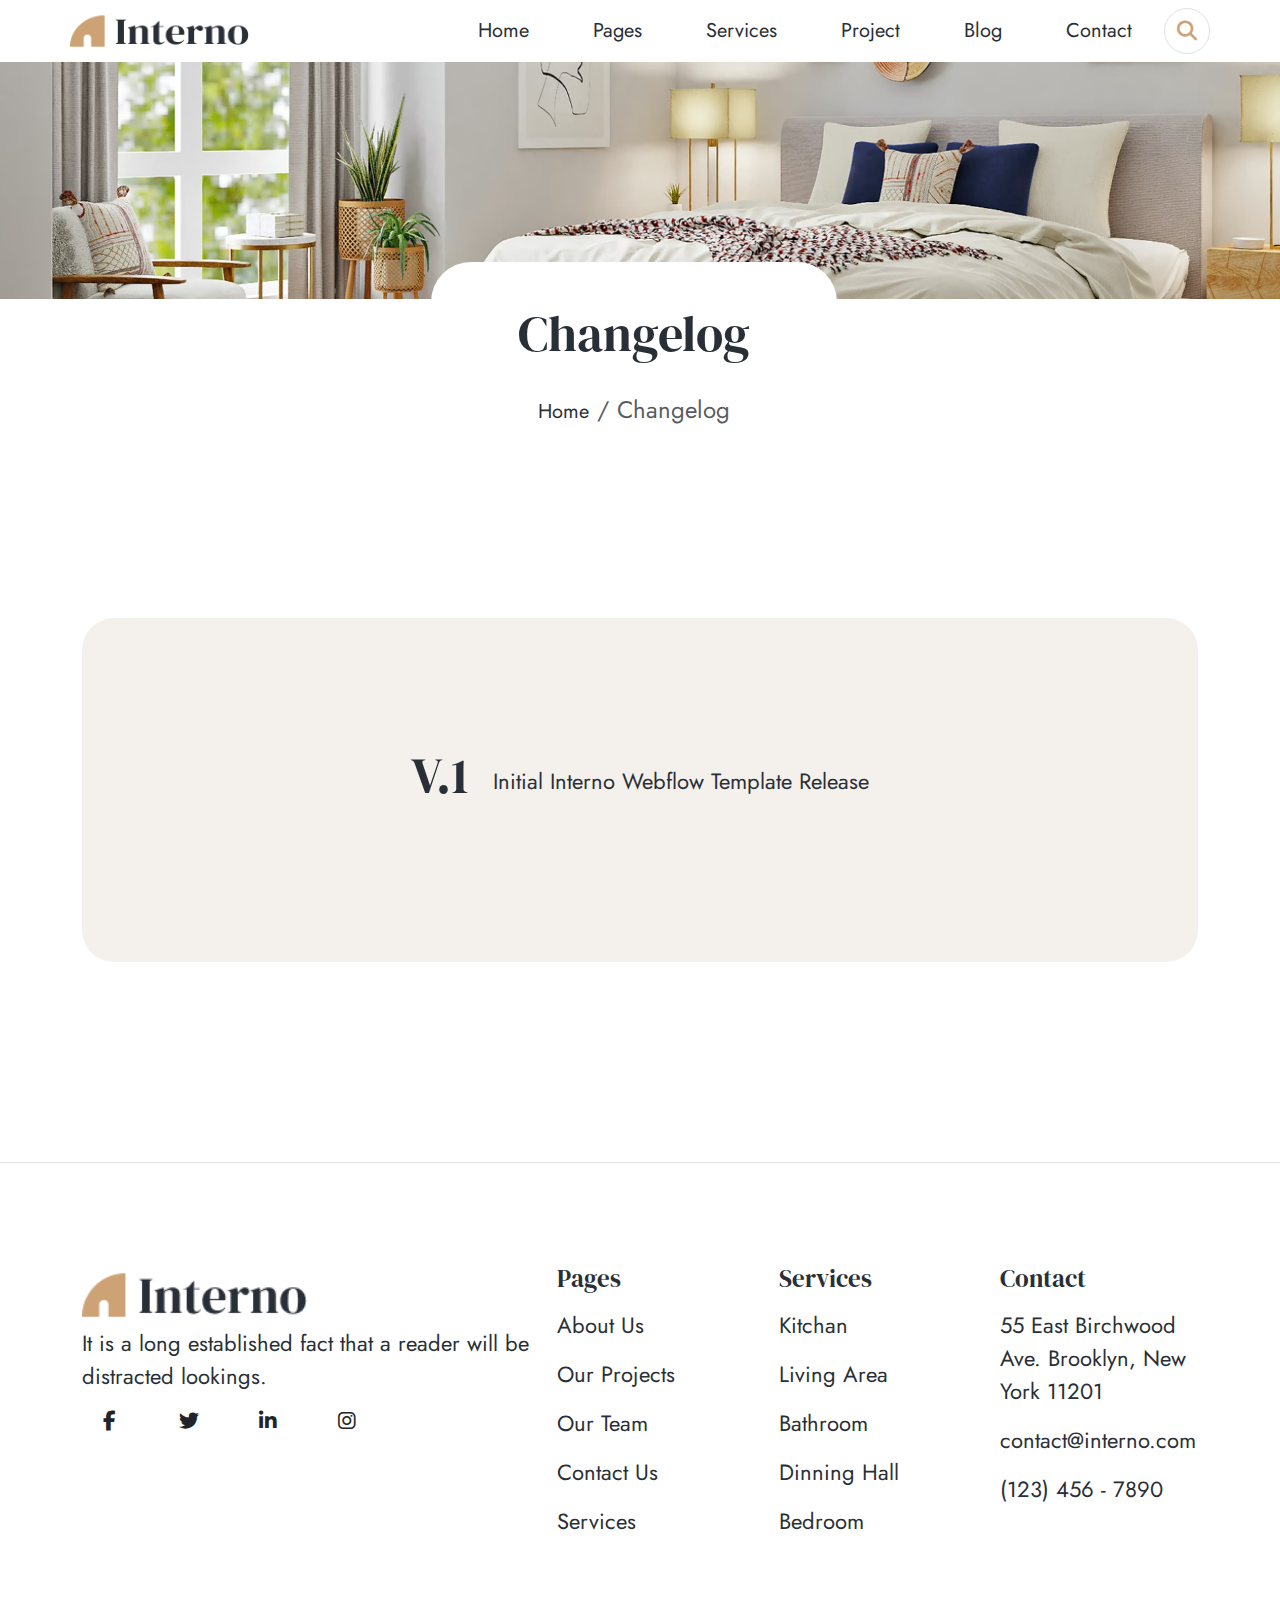
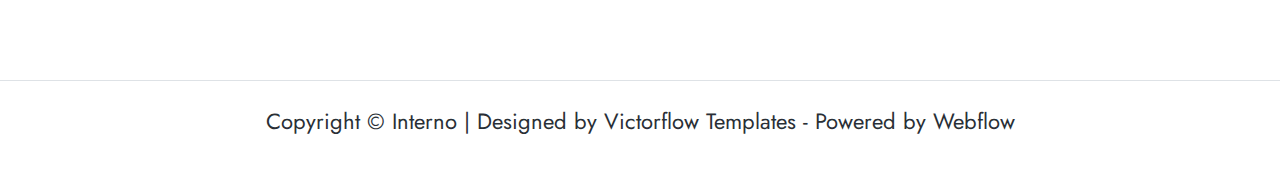
<file: pages/changelog.html>
<!DOCTYPE html>
<html lang="en">
<head>
    <meta charset="UTF-8">
    <meta name="viewport" content="width=device-width, initial-scale=1.0">
    <link rel="stylesheet" href="../assests/css/bootstrap.css">
    <link href="https://fonts.googleapis.com/css2?family=Jost:ital,wght@0,100..900;1,100..900&display=swap" rel="stylesheet">
    <link rel="stylesheet" href="../assests/css/fontawesome/css/all.css">
    <link rel="stylesheet" href="../assests/css/changelog.css">
    <link rel="stylesheet" href="../assests/css/stylesguide.css">
    <link rel="stylesheet" href="../assests/css/responsive.css">
    <title>Changelog</title>
</head>
<body>
    <div class="header">
        <div class="container">
            <div class="row">
                <nav class="navbar">
                    <div class="col-4 col-md-2">
                        <a class="navbar-brand" href="../index.html"><img src="../assests/img/Logo.png" alt="Logo"></a>
                    </div>
                    <div class="col-4 icon-bars">
                        <div class="border-search-rps d-flex align-items-center border" id="searchRps">
                            <input class="search-rps" onkeyup="showContentSearch(event, true)" type="search">
                            <i class="fa-solid fa-magnifying-glass" onclick="showSearchRps()"></i>
                            <div class="search-content"></div>
                        </div>
                        <i class="fa-solid fa-bars icon-navbars border px-2 py-1 rounded-3" onclick="showNav()"></i>
                    </div>
                    <div class="col-8 col-md-10 main-nav">
                        <div class="main-menu">
                            <ul class="item-menu m-0">
                                <li class="sub-menu"><a href="../index.html">Home</a></li>
                                <li class="sub-menu">
                                    <a href="#">Pages</a>
                                    <ul class="drop-item rounded-bottom-4">
                                        <li>
                                            <a class="fs-6" href="../pages/about.html">About</a>
                                        </li>
                                        <li>
                                            <a class="fs-6 rounded-bottom-4" href="../pages/team.html">Team</a>
                                        </li>
                                    </ul>
                                    <div class="icon-caret">
                                        <i class="fa-solid fa-caret-down"></i>
                                    </div>
                                </li>
                                <li class="sub-menu">
                                    <a href="../pages/services.html">Services</a>
                                    <ul class="drop-item rounded-bottom-4">
                                        <li>
                                            <a class="fs-6 rounded-bottom-4" href="../pages/service_single.html">Service Single</a>
                                        </li>
                                    </ul>
                                    <div class="icon-caret">
                                        <i class="fa-solid fa-caret-down"></i>
                                    </div>
                                </li>
                                <li class="sub-menu">
                                    <a href="../pages/project.html">Project</a>
                                    <ul class="drop-item rounded-bottom-4">
                                        <li>
                                            <a class="fs-6 rounded-bottom-4" href="../pages/pricing.html">Pricing</a>
                                        </li>
                                    </ul>
                                    <div class="icon-caret">
                                        <i class="fa-solid fa-caret-down"></i>
                                    </div>
                                </li>
                                <li class="sub-menu">
                                    <a href="../pages/blog.html">Blog</a>
                                </li>
                                <li class="sub-menu">
                                    <a href="../pages/contact.html">Contact</a>
                                    <ul class="drop-item rounded-bottom-4">
                                        <li>
                                            <a class="fs-6" href="../pages/faq.html">Faq's</a>
                                        </li>
                                        <li>
                                            <a class="fs-6 rounded-bottom-4" href="../pages/changelog.html">Changelog</a>
                                        </li>
                                    </ul>
                                    <div class="icon-caret">
                                        <i class="fa-solid fa-caret-down"></i>
                                    </div>
                                </li>
                                <div class="border-search border" id="search">
                                    <input class="search" onkeyup="showContentSearch(event)" type="search" placeholder="Search">
                                    <i class="fa-solid fa-magnifying-glass" onclick="showInputSearch()"></i>
                                    <div class="search-content"></div>
                                </div>
                            </ul>
                        </div>
                    </div>
                </nav>
            </div>
        </div>
    </div>
    

    <div class="boby">
        <div class="container-fluid content banner-page">
            <div class="row me-0 item-none">
                <div class="col-4 d-flex justify-content-center m-auto">
                    <div class="text-banner-pages bg-white text-center">
                        <h1>Changelog</h1>
                        <nav aria-label="breadcrumb">
                            <ol class="breadcrumb d-flex justify-content-center">
                              <li class="breadcrumb-item fs-4"><a href="../index.html">Home</a></li>
                              <li class="breadcrumb-item fs-4 active" aria-current="page">Changelog</li>
                            </ol>
                        </nav>
                    </div>
                </div>
            </div>
        </div>
        <div class="container content">
            <div class="changelog color-primary-btn3 rounded-5">
                <div class="d-flex justify-content-center align-items-center col">
                    <h1 class="me-4">V.1</h1>
                    <p>Initial Interno Webflow Template Release</p>
                </div>
            </div>
        </div>
    </div>

    <div class="footer border-top">
        <div class="container content-footer">
            <div class="row">
                <div class="col-12 col-md-5">
                    <a class="logo-footer" href="../index.html">
                        <img class="w-50" src="../assests/img/Logo.png" alt="logo">
                    </a>
                    <p class="text-responsive">It is a long established fact that a reader will be distracted lookings.</p>
                    <div class="row text-center mb-4 logo-footer">
                        <div class="col-2">
                            <i class="fa-brands fa-facebook-f"></i>
                        </div>
                        <div class="col-2">
                            <i class="fa-brands fa-twitter"></i>
                        </div>
                        <div class="col-2">
                            <i class="fa-brands fa-linkedin-in"></i>
                        </div>
                        <div class="col-2">
                            <i class="fa-brands fa-instagram"></i>
                        </div>
                    </div>
                </div>
                <div class="col-12 col-md-7">
                    <div class="row">
                        <div class="col-4 text-footer">
                            <h3>Pages</h3>
                            <ul class="navbar-nav">
                                <li class="nav-item">
                                    <a class="nav-link" href="./index.html">About Us</a>
                                </li>
                                <li class="nav-item">
                                    <a class="nav-link" href="#">Our Projects</a>
                                </li>
                                <li class="nav-item">
                                    <a class="nav-link" href="#">Our Team</a>
                                </li>
                                <li class="nav-item">
                                    <a class="nav-link" href="#">Contact Us</a>
                                </li>
                                <li class="nav-item">
                                    <a class="nav-link" href="#">Services</a>
                                </li>
                            </ul>
                        </div>
                        <div class="col-4 text-footer">
                            <h3>Services</h3>
                            <ul class="navbar-nav">
                                <li class="nav-item">
                                    <a class="nav-link" href="./index.html">Kitchan</a>
                                </li>
                                <li class="nav-item">
                                    <a class="nav-link" href="#">Living Area</a>
                                </li>
                                <li class="nav-item">
                                    <a class="nav-link" href="#">Bathroom</a>
                                </li>
                                <li class="nav-item">
                                    <a class="nav-link" href="#">Dinning Hall</a>
                                </li>
                                <li class="nav-item">
                                    <a class="nav-link" href="#">Bedroom</a>
                                </li>
                            </ul>
                        </div>
                        <div class="col-4 text-footer">
                            <h3>Contact</h3>
                            <ul class="navbar-nav">
                                <li class="nav-item">
                                    <a class="nav-link" href="./index.html">55 East Birchwood Ave. Brooklyn, New York 11201</a>
                                </li>
                                <li class="nav-item">
                                    <a class="nav-link" href="#">contact@interno.com</a>
                                </li>
                                <li class="nav-item">
                                    <a class="nav-link" href="#">(123) 456 - 7890</a>
                                </li>
                            </ul>
                        </div>
                    </div>
                </div>
            </div>
        </div>
        <p class="text-center border-top copyright">Copyright © Interno | Designed by Victorflow Templates - Powered by Webflow</p>
    </div>
</body>

<script src="../assests/js/jquery-3.7.1.min.js"></script>
<script src="../assests/slick/slick.js"></script>
<script src="../assests/js/bootstrap.js"></script>
<script src="../assests/js/index.js"></script>

</html>
</file>
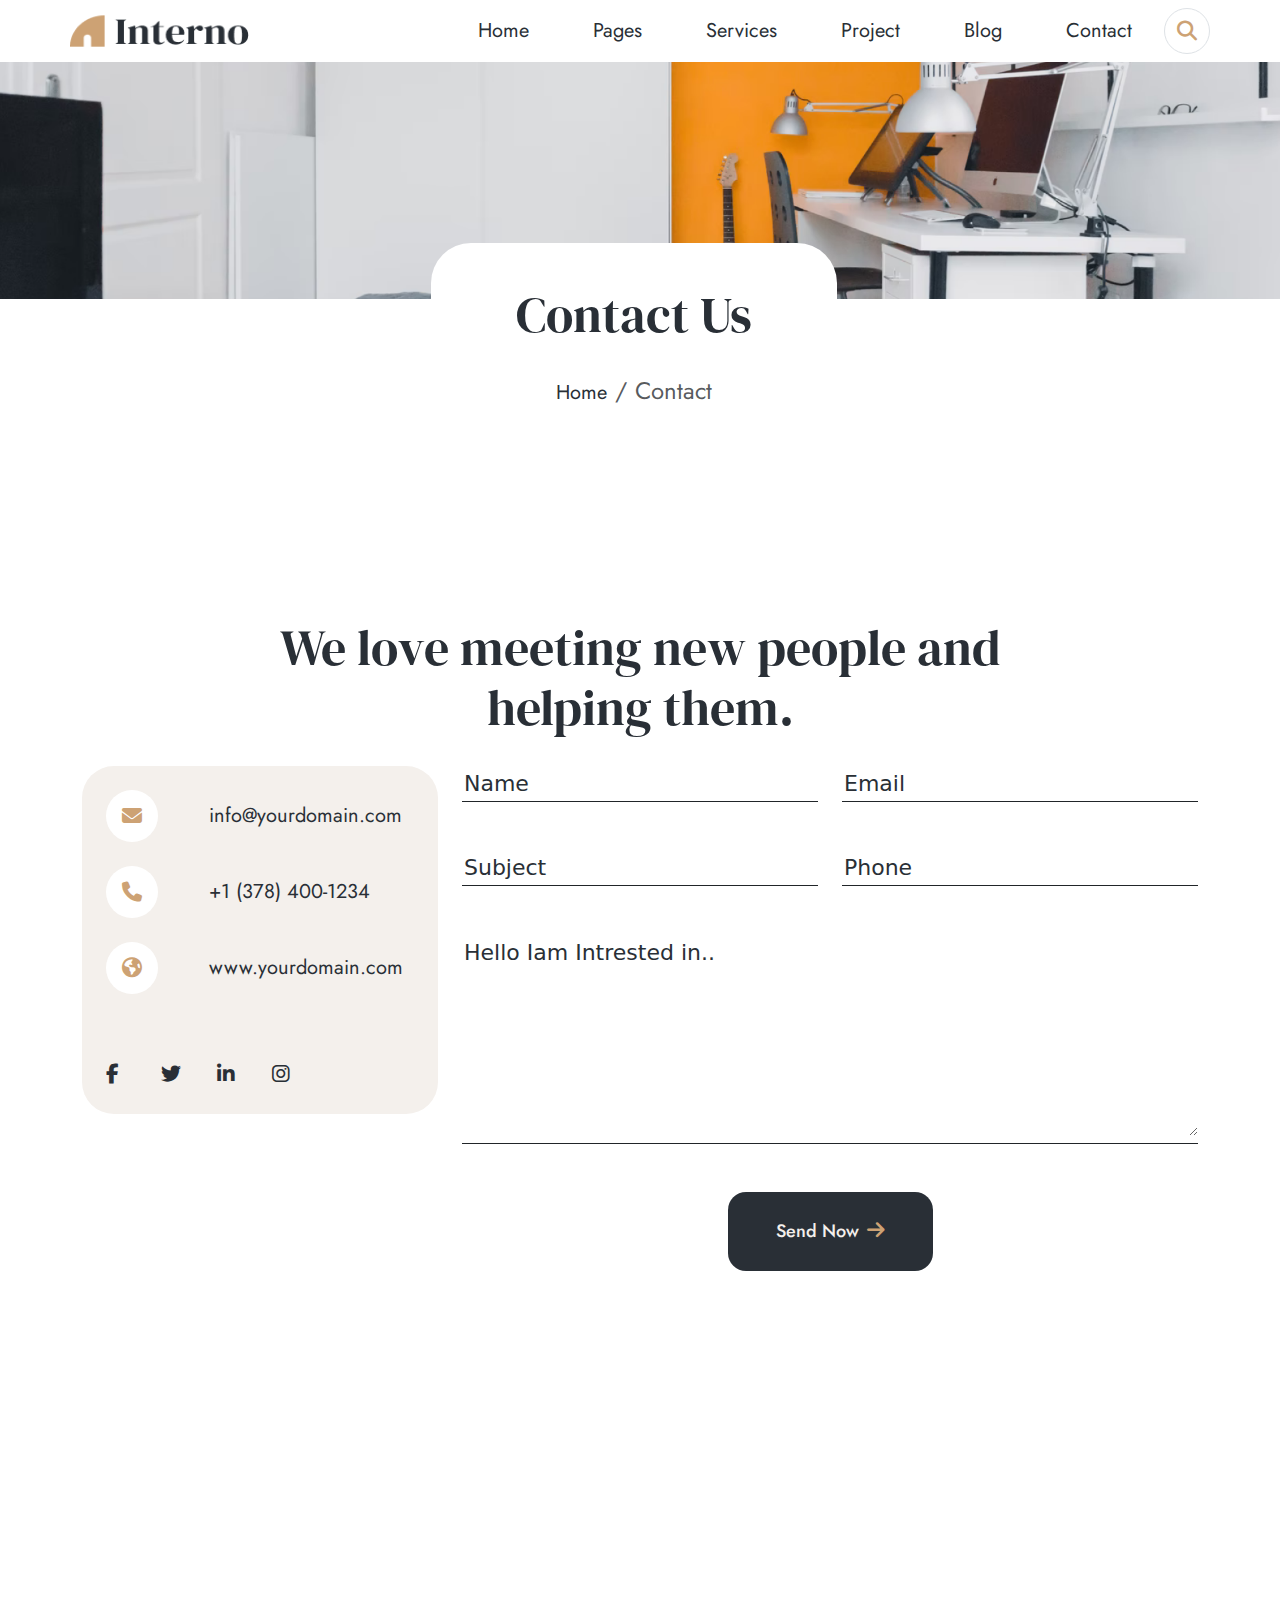
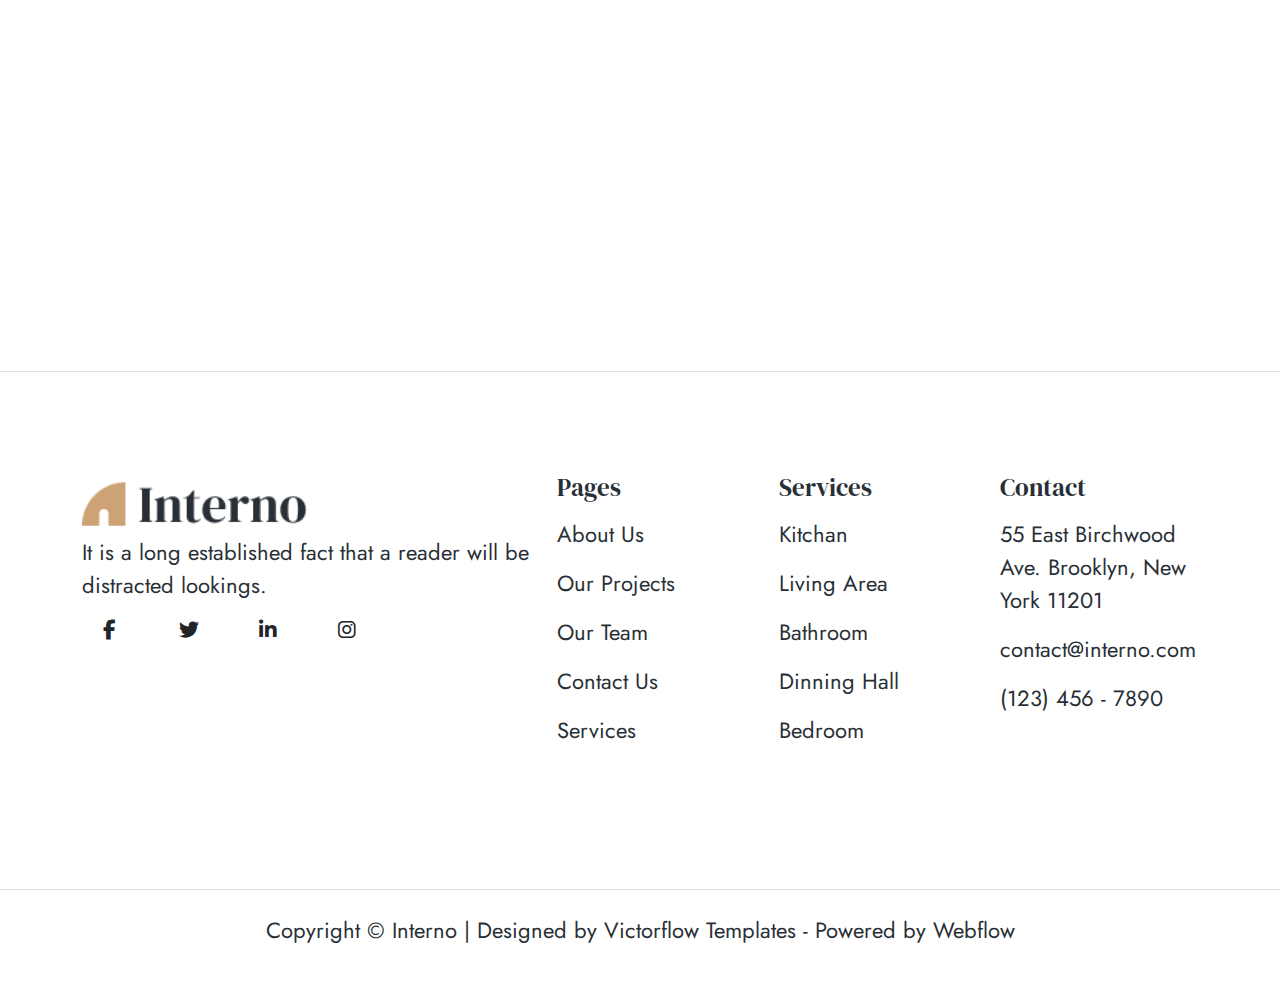
<file: pages/contact.html>
<!DOCTYPE html>
<html lang="en">
<head>
    <meta charset="UTF-8">
    <meta name="viewport" content="width=device-width, initial-scale=1.0">
    <link rel="stylesheet" href="../assests/css/bootstrap.css">
    <link href="https://fonts.googleapis.com/css2?family=Jost:ital,wght@0,100..900;1,100..900&display=swap" rel="stylesheet">
    <link rel="stylesheet" href="../assests/css/fontawesome/css/all.css">
    <link rel="stylesheet" href="../assests/css/contact.css">
    <link rel="stylesheet" href="../assests/css/stylesguide.css">
    <link rel="stylesheet" href="../assests/css/responsive.css">
    <title>Contact Us</title>
</head>
<body>
    <div class="header">
        <div class="container">
            <div class="row">
                <nav class="navbar">
                    <div class="col-4 col-md-2">
                        <a class="navbar-brand" href="../index.html"><img src="../assests/img/Logo.png" alt="Logo"></a>
                    </div>
                    <div class="col-4 icon-bars">
                        <div class="border-search-rps d-flex align-items-center border" id="searchRps">
                            <input class="search-rps" onkeyup="showContentSearch(event, true)" type="search">
                            <i class="fa-solid fa-magnifying-glass" onclick="showSearchRps()"></i>
                            <div class="search-content"></div>
                        </div>
                        <i class="fa-solid fa-bars icon-navbars border px-2 py-1 rounded-3" onclick="showNav()"></i>
                    </div>
                    <div class="col-8 col-md-10 main-nav">
                        <div class="main-menu">
                            <ul class="item-menu m-0">
                                <li class="sub-menu"><a href="../index.html">Home</a></li>
                                <li class="sub-menu">
                                    <a href="#">Pages</a>
                                    <ul class="drop-item rounded-bottom-4">
                                        <li>
                                            <a class="fs-6" href="../pages/about.html">About</a>
                                        </li>
                                        <li>
                                            <a class="fs-6 rounded-bottom-4" href="../pages/team.html">Team</a>
                                        </li>
                                    </ul>
                                    <div class="icon-caret">
                                        <i class="fa-solid fa-caret-down"></i>
                                    </div>
                                </li>
                                <li class="sub-menu">
                                    <a href="../pages/services.html">Services</a>
                                    <ul class="drop-item rounded-bottom-4">
                                        <li>
                                            <a class="fs-6 rounded-bottom-4" href="../pages/service_single.html">Service Single</a>
                                        </li>
                                    </ul>
                                    <div class="icon-caret">
                                        <i class="fa-solid fa-caret-down"></i>
                                    </div>
                                </li>
                                <li class="sub-menu">
                                    <a href="../pages/project.html">Project</a>
                                    <ul class="drop-item rounded-bottom-4">
                                        <li>
                                            <a class="fs-6 rounded-bottom-4" href="../pages/pricing.html">Pricing</a>
                                        </li>
                                    </ul>
                                    <div class="icon-caret">
                                        <i class="fa-solid fa-caret-down"></i>
                                    </div>
                                </li>
                                <li class="sub-menu">
                                    <a href="../pages/blog.html">Blog</a>
                                </li>
                                <li class="sub-menu">
                                    <a href="../pages/contact.html">Contact</a>
                                    <ul class="drop-item rounded-bottom-4">
                                        <li>
                                            <a class="fs-6" href="../pages/faq.html">Faq's</a>
                                        </li>
                                        <li>
                                            <a class="fs-6 rounded-bottom-4" href="../pages/changelog.html">Changelog</a>
                                        </li>
                                    </ul>
                                    <div class="icon-caret">
                                        <i class="fa-solid fa-caret-down"></i>
                                    </div>
                                </li>
                                <div class="border-search border" id="search">
                                    <input class="search" onkeyup="showContentSearch(event)" type="search" placeholder="Search">
                                    <i class="fa-solid fa-magnifying-glass" onclick="showInputSearch()"></i>
                                    <div class="search-content"></div>
                                </div>
                            </ul>
                        </div>
                    </div>
                </nav>
            </div>
        </div>
    </div>
    

    <div class="boby">
        <div class="container-fluid content banner-page">
            <div class="row me-0 item-none">
                <div class="col-4 d-flex justify-content-center m-auto">
                    <div class="text-banner-pages bg-white text-center">
                        <h1>Contact Us</h1>
                        <nav aria-label="breadcrumb">
                            <ol class="breadcrumb d-flex justify-content-center">
                              <li class="breadcrumb-item fs-4"><a href="../index.html">Home</a></li>
                              <li class="breadcrumb-item fs-4 active" aria-current="page">Contact</li>
                            </ol>
                        </nav>
                    </div>
                </div>
            </div>
        </div>
        <div class="container content">
            <div class="row">
                <div class="col-8 m-auto">
                    <h1 class="text-center">We love meeting new people and helping them.</h1>
                </div>
            </div>
            <div class="row">
                <div class="col-12 col-md-4 mb-4">
                    <div class="p-4 item-none color-primary-btn3 rounded-5">
                        <div class="row">
                            <div class="address text-center">
                                <div class="col-4">
                                    <div class="address-icon bg-white">
                                        <i class="fa-solid fa-envelope"></i>
                                    </div>
                                    <div class="address-icon bg-white my-4">
                                        <i class="fa-solid fa-phone"></i>
                                    </div>
                                    <div class="address-icon bg-white">
                                        <i class="fa-solid fa-earth-americas"></i>
                                    </div>
                                </div>
                                <div class="col-8">
                                    <p class="address-text medium-paragraph">
                                        info@yourdomain.com
                                    </p>
                                    <p class="address-text medium-paragraph my-4">
                                        +1 (378) 400-1234
                                    </p>
                                    <p class="address-text medium-paragraph">
                                        www.yourdomain.com
                                    </p>
                                </div>
                            </div>
                        </div>
                        <div class="row mt-5">
                            <div class="col-2">
                                <a href="#"><i class="fa-brands fa-facebook-f"></i></a>
                            </div>
                            <div class="col-2">
                                <a href="#"><i class="fa-brands fa-twitter"></i></a>
                            </div>
                            <div class="col-2">
                                <a href="#"><i class="fa-brands fa-linkedin-in"></i></a>
                            </div>
                            <div class="col-2">
                                <a href="#"><i class="fa-brands fa-instagram"></i></a>
                            </div>
                        </div>
                    </div>
                    <div class="p-4 rounded-5 color-primary-btn3 item-block">
                        <div class="row mx-3">
                            <div class="address ">
                                <div class="col-12 item-address">
                                    <div class="address-icon bg-white">
                                        <i class="fa-solid fa-envelope"></i>
                                    </div>
                                    <p class="address-text medium-paragraph">
                                        info@yourdomain.com
                                    </p>
                                </div>
                                <div class="col-12 item-address">
                                    <div class="address-icon bg-white">
                                        <i class="fa-solid fa-phone"></i>
                                    </div>
                                    <p class="address-text medium-paragraph">
                                        +1 (378) 400-1234
                                    </p>
                                </div>
                                <div class="col-12 item-address">
                                    <div class="address-icon bg-white">
                                        <i class="fa-solid fa-earth-americas"></i>
                                    </div>
                                    <p class="address-text medium-paragraph">
                                        www.yourdomain.com
                                    </p>
                                </div>
                            </div>
                        </div>
                        <div class="row justify-content-center text-center">
                            <div class="col-2">
                                <a href="#"><i class="fa-brands fa-facebook-f"></i></a>
                            </div>
                            <div class="col-2">
                                <a href="#"><i class="fa-brands fa-twitter"></i></a>
                            </div>
                            <div class="col-2">
                                <a href="#"><i class="fa-brands fa-linkedin-in"></i></a>
                            </div>
                            <div class="col-2">
                                <a href="#"><i class="fa-brands fa-instagram"></i></a>
                            </div>
                        </div>
                    </div>
                </div>
                <div class="col-12 col-md-8">
                    <div class="row">
                        <div class="col-6 mb-5">
                            <div class="border-bottom border-dark">
                                <input class="w-100 border-0" type="text" placeholder="Name">
                            </div>
                        </div>
                        <div class="col-6">
                            <div class="border-bottom border-dark">
                                <input class="w-100 border-0" type="email" placeholder="Email">
                            </div>
                        </div>
                        <div class="col-6">
                            <div class="border-bottom border-dark">
                                <input class="w-100 border-0" type="text" placeholder="Subject">
                            </div>
                        </div>
                        <div class="col-6">
                            <div class="border-bottom border-dark">
                                <input class="w-100 border-0" type="email" placeholder="Phone">
                            </div>
                        </div>
                        <div class="co-12 pt-5">
                            <div class="border-bottom border-dark">
                                <textarea class="border-0 w-100" name="" id="" rows="6">Hello Iam Intrested in..</textarea>
                            </div>
                        </div>
                        <div class="text-center pt-5">
                            <button class="btn btn-guide btn-secondary color-primary-btn2">Send Now<i class="fa-solid fa-arrow-right ms-2"></i></button>
                        </div>
                    </div>
                </div>
            </div>
        </div>
        <div class="container content">
            <div class="row">
                <div class="map">
                    <iframe src="https://www.google.com/maps/embed?pb=!1m18!1m12!1m3!1d3723.8665208367574!2d105.77152607587259!3d21.038026187459028!2m3!1f0!2f0!3f0!3m2!1i1024!2i768!4f13.1!3m3!1m2!1s0x313455f90fe8ad65%3A0xec38b94cb36de0ab!2zVmnhu4duIEPDtG5nIG5naOG7hyB0aMO0bmcgdGluIFQzSA!5e0!3m2!1svi!2s!4v1724776636520!5m2!1svi!2s" width="100%" height="100%" style="border:0;" allowfullscreen="" loading="lazy" referrerpolicy="no-referrer-when-downgrade"></iframe>
                </div>
            </div>
        </div>
    </div>

    <div class="footer border-top">
        <div class="container content-footer">
            <div class="row">
                <div class="col-12 col-md-5">
                    <a class="logo-footer" href="../index.html">
                        <img class="w-50" src="../assests/img/Logo.png" alt="logo">
                    </a>
                    <p class="text-responsive">It is a long established fact that a reader will be distracted lookings.</p>
                    <div class="row text-center mb-4 logo-footer">
                        <div class="col-2">
                            <i class="fa-brands fa-facebook-f"></i>
                        </div>
                        <div class="col-2">
                            <i class="fa-brands fa-twitter"></i>
                        </div>
                        <div class="col-2">
                            <i class="fa-brands fa-linkedin-in"></i>
                        </div>
                        <div class="col-2">
                            <i class="fa-brands fa-instagram"></i>
                        </div>
                    </div>
                </div>
                <div class="col-12 col-md-7">
                    <div class="row">
                        <div class="col-4 text-footer">
                            <h3>Pages</h3>
                            <ul class="navbar-nav">
                                <li class="nav-item">
                                    <a class="nav-link" href="./index.html">About Us</a>
                                </li>
                                <li class="nav-item">
                                    <a class="nav-link" href="#">Our Projects</a>
                                </li>
                                <li class="nav-item">
                                    <a class="nav-link" href="#">Our Team</a>
                                </li>
                                <li class="nav-item">
                                    <a class="nav-link" href="#">Contact Us</a>
                                </li>
                                <li class="nav-item">
                                    <a class="nav-link" href="#">Services</a>
                                </li>
                            </ul>
                        </div>
                        <div class="col-4 text-footer">
                            <h3>Services</h3>
                            <ul class="navbar-nav">
                                <li class="nav-item">
                                    <a class="nav-link" href="./index.html">Kitchan</a>
                                </li>
                                <li class="nav-item">
                                    <a class="nav-link" href="#">Living Area</a>
                                </li>
                                <li class="nav-item">
                                    <a class="nav-link" href="#">Bathroom</a>
                                </li>
                                <li class="nav-item">
                                    <a class="nav-link" href="#">Dinning Hall</a>
                                </li>
                                <li class="nav-item">
                                    <a class="nav-link" href="#">Bedroom</a>
                                </li>
                            </ul>
                        </div>
                        <div class="col-4 text-footer">
                            <h3>Contact</h3>
                            <ul class="navbar-nav">
                                <li class="nav-item">
                                    <a class="nav-link" href="./index.html">55 East Birchwood Ave. Brooklyn, New York 11201</a>
                                </li>
                                <li class="nav-item">
                                    <a class="nav-link" href="#">contact@interno.com</a>
                                </li>
                                <li class="nav-item">
                                    <a class="nav-link" href="#">(123) 456 - 7890</a>
                                </li>
                            </ul>
                        </div>
                    </div>
                </div>
            </div>
        </div>
        <p class="text-center border-top copyright">Copyright © Interno | Designed by Victorflow Templates - Powered by Webflow</p>
    </div>
</body>

<script src="../assests/js/jquery-3.7.1.min.js"></script>
<script src="../assests/slick/slick.js"></script>
<script src="../assests/js/bootstrap.js"></script>
<script src="../assests/js/index.js"></script>

</html>
</file>
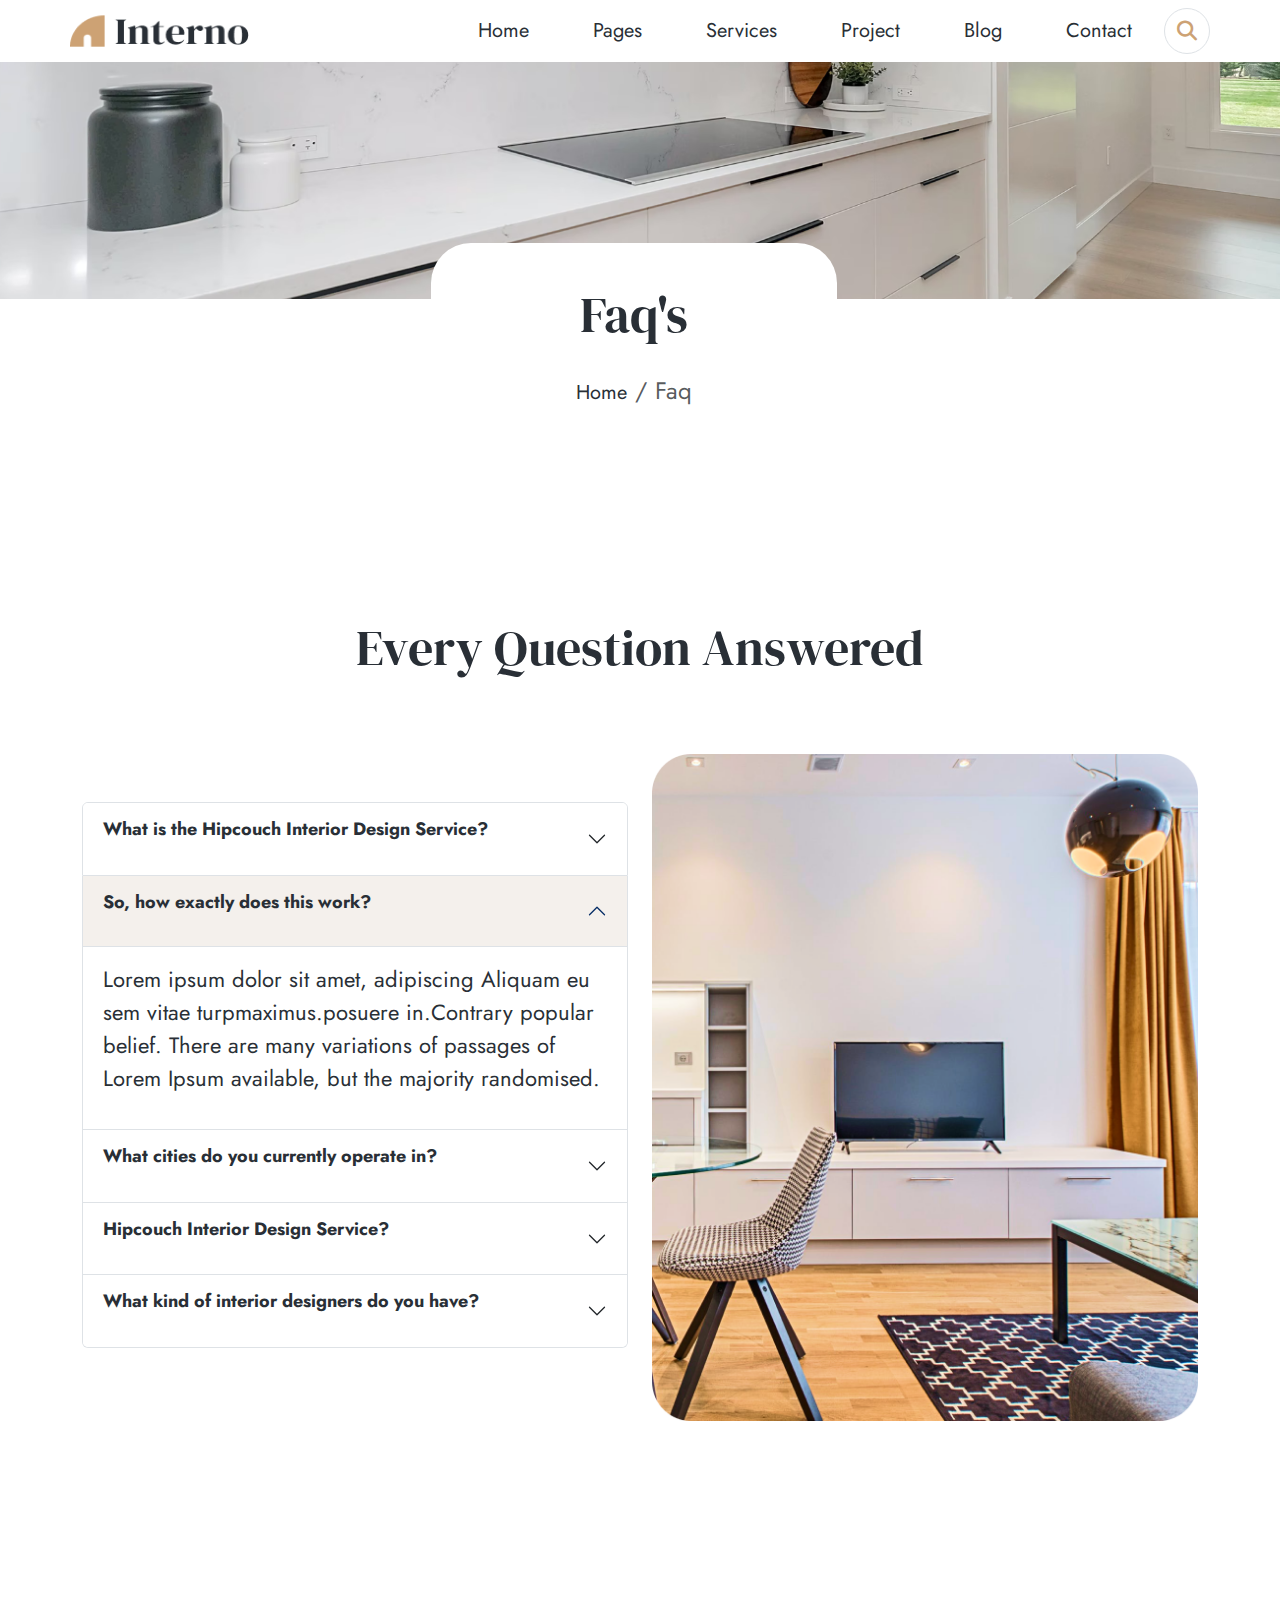
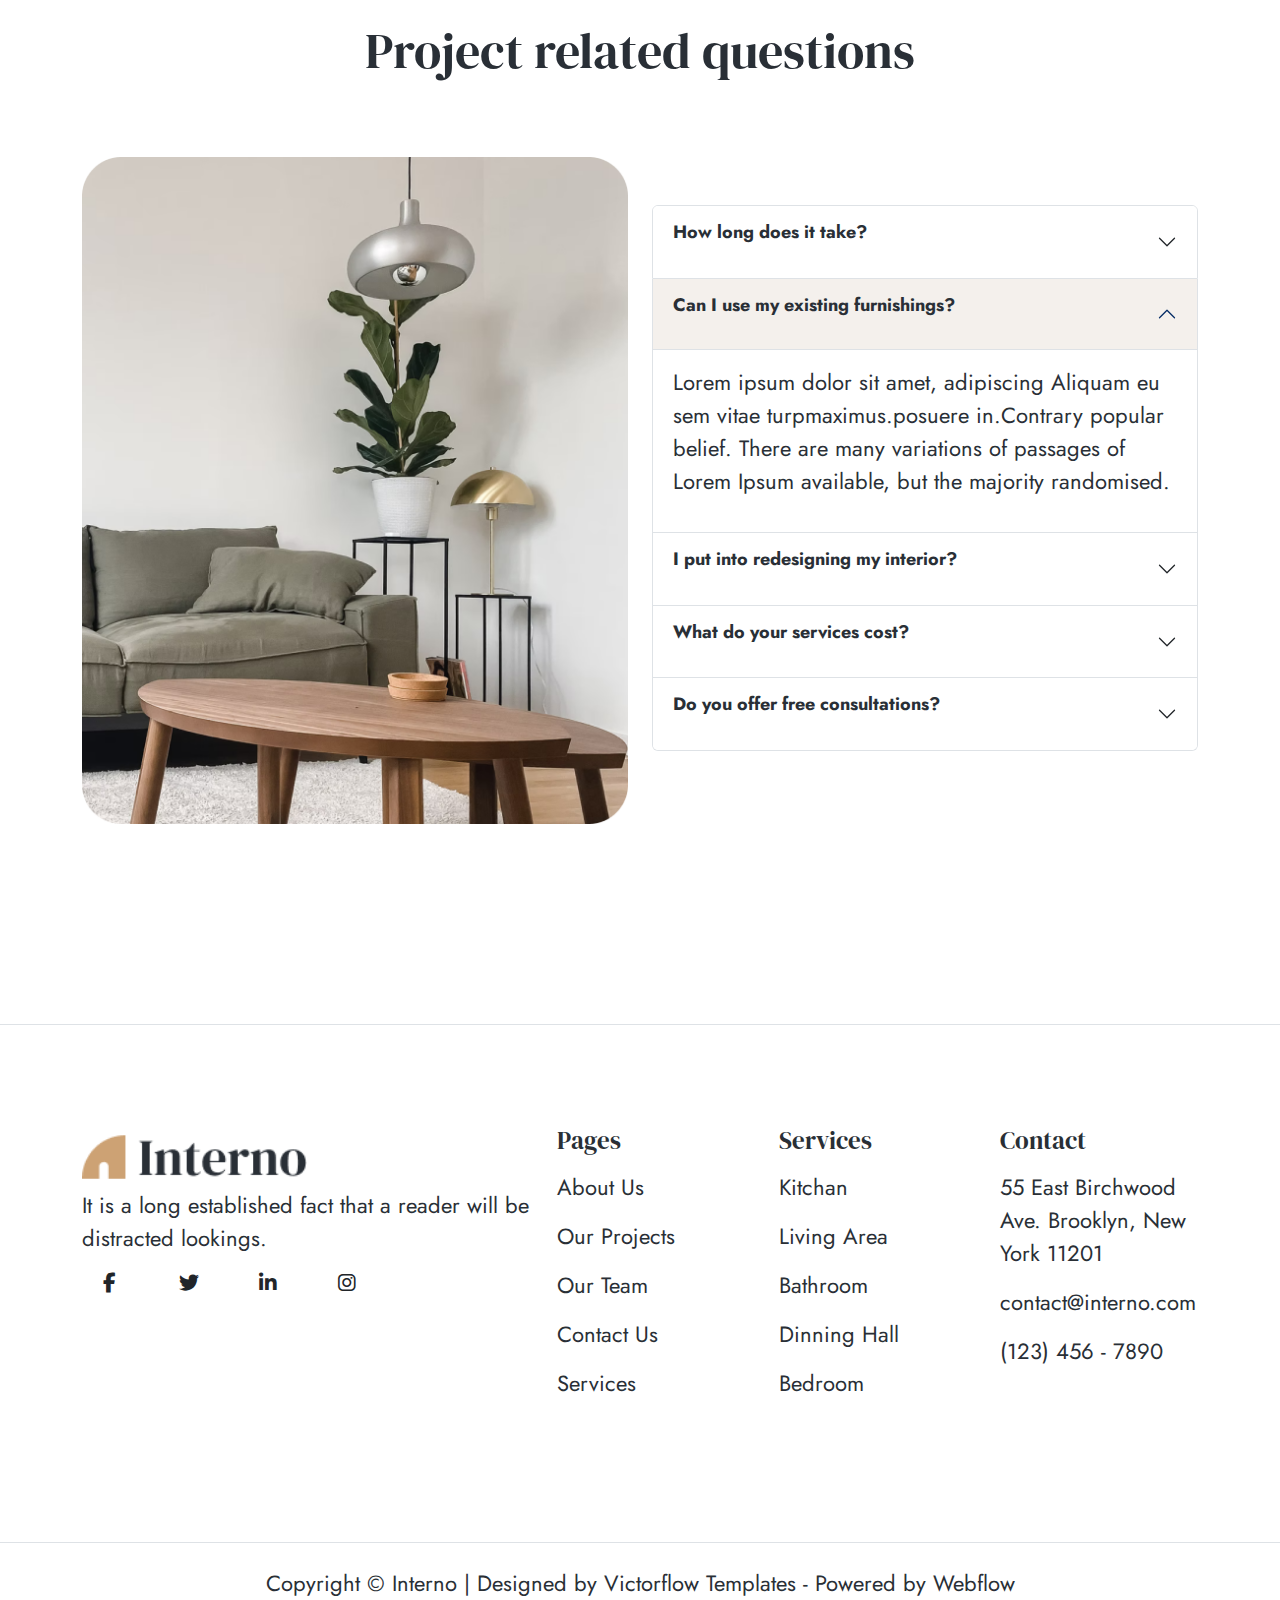
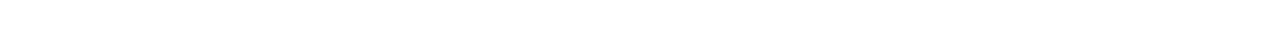
<file: pages/faq.html>
<!DOCTYPE html>
<html lang="en">
<head>
    <meta charset="UTF-8">
    <meta name="viewport" content="width=device-width, initial-scale=1.0">
    <link rel="stylesheet" href="../assests/css/bootstrap.css">
    <link href="https://fonts.googleapis.com/css2?family=Jost:ital,wght@0,100..900;1,100..900&display=swap" rel="stylesheet">
    <link rel="stylesheet" href="../assests/css/fontawesome/css/all.css">
    <link rel="stylesheet" href="../assests/css/faq.css">
    <link rel="stylesheet" href="../assests/css/stylesguide.css">
    <link rel="stylesheet" href="../assests/css/responsive.css">
    <title>FAQ's</title>
</head>
<body>
    <div class="header">
        <div class="container">
            <div class="row">
                <nav class="navbar">
                    <div class="col-4 col-md-2">
                        <a class="navbar-brand" href="../index.html"><img src="../assests/img/Logo.png" alt="Logo"></a>
                    </div>
                    <div class="col-4 icon-bars">
                        <div class="border-search-rps d-flex align-items-center border" id="searchRps">
                            <input class="search-rps" onkeyup="showContentSearch(event, true)" type="search">
                            <i class="fa-solid fa-magnifying-glass" onclick="showSearchRps()"></i>
                            <div class="search-content"></div>
                        </div>
                        <i class="fa-solid fa-bars icon-navbars border px-2 py-1 rounded-3" onclick="showNav()"></i>
                    </div>
                    <div class="col-8 col-md-10 main-nav">
                        <div class="main-menu">
                            <ul class="item-menu m-0">
                                <li class="sub-menu"><a href="../index.html">Home</a></li>
                                <li class="sub-menu">
                                    <a href="#">Pages</a>
                                    <ul class="drop-item rounded-bottom-4">
                                        <li>
                                            <a class="fs-6" href="../pages/about.html">About</a>
                                        </li>
                                        <li>
                                            <a class="fs-6 rounded-bottom-4" href="../pages/team.html">Team</a>
                                        </li>
                                    </ul>
                                    <div class="icon-caret">
                                        <i class="fa-solid fa-caret-down"></i>
                                    </div>
                                </li>
                                <li class="sub-menu">
                                    <a href="../pages/services.html">Services</a>
                                    <ul class="drop-item rounded-bottom-4">
                                        <li>
                                            <a class="fs-6 rounded-bottom-4" href="../pages/service_single.html">Service Single</a>
                                        </li>
                                    </ul>
                                    <div class="icon-caret">
                                        <i class="fa-solid fa-caret-down"></i>
                                    </div>
                                </li>
                                <li class="sub-menu">
                                    <a href="../pages/project.html">Project</a>
                                    <ul class="drop-item rounded-bottom-4">
                                        <li>
                                            <a class="fs-6 rounded-bottom-4" href="../pages/pricing.html">Pricing</a>
                                        </li>
                                    </ul>
                                    <div class="icon-caret">
                                        <i class="fa-solid fa-caret-down"></i>
                                    </div>
                                </li>
                                <li class="sub-menu">
                                    <a href="../pages/blog.html">Blog</a>
                                </li>
                                <li class="sub-menu">
                                    <a href="../pages/contact.html">Contact</a>
                                    <ul class="drop-item rounded-bottom-4">
                                        <li>
                                            <a class="fs-6" href="../pages/faq.html">Faq's</a>
                                        </li>
                                        <li>
                                            <a class="fs-6 rounded-bottom-4" href="../pages/changelog.html">Changelog</a>
                                        </li>
                                    </ul>
                                    <div class="icon-caret">
                                        <i class="fa-solid fa-caret-down"></i>
                                    </div>
                                </li>
                                <div class="border-search border" id="search">
                                    <input class="search" onkeyup="showContentSearch(event)" type="search" placeholder="Search">
                                    <i class="fa-solid fa-magnifying-glass" onclick="showInputSearch()"></i>
                                    <div class="search-content"></div>
                                </div>
                            </ul>
                        </div>
                    </div>
                </nav>
            </div>
        </div>
    </div>
    

    <div class="boby">
        <div class="container-fluid content banner-page">
            <div class="row me-0 item-none">
                <div class="col-4 d-flex justify-content-center m-auto">
                    <div class="text-banner-pages bg-white text-center">
                        <h1>Faq's</h1>
                        <nav aria-label="breadcrumb">
                            <ol class="breadcrumb d-flex justify-content-center">
                              <li class="breadcrumb-item fs-4"><a href="../index.html">Home</a></li>
                              <li class="breadcrumb-item fs-4 active" aria-current="page">Faq</li>
                            </ol>
                        </nav>
                    </div>
                </div>
            </div>
        </div>
        <div class="container content">
            <div class="row">
                <div class="text-center mb-5">
                    <h1>Every Question Answered</h1>
                </div>
                <div class="col-6 item-none">
                    <div class="accordion mt-5" id="accordionExample">
                        <div class="accordion-item">
                            <h2 class="accordion-header">
                                <button class="accordion-button collapsed" type="button" data-bs-toggle="collapse" 
                                data-bs-target="#collapseOne" aria-expanded="true" aria-controls="collapseOne">
                                    <p class="small-paragraph fw-bold">What is the Hipcouch Interior Design Service?</p>
                                </button>
                            </h2>
                            <div id="collapseOne" class="accordion-collapse collapse" data-bs-parent="#accordionExample">
                                <div class="accordion-body">
                                    <p>
                                        Lorem ipsum dolor sit amet, adipiscing Aliquam eu sem vitae turpmaximus.posuere in.Contrary popular belief.
                                        There are many variations of passages of Lorem Ipsum available, but the majority randomised.
                                    </p>
                                </div>
                            </div>
                        </div>
                        <div class="accordion-item">
                            <h2 class="accordion-header">
                                <button class="accordion-button" type="button" data-bs-toggle="collapse" 
                                data-bs-target="#collapseTwo" aria-expanded="false" aria-controls="collapseTwo">
                                    <p class="small-paragraph fw-bold">So, how exactly does this work?</p>
                                </button>
                            </h2>
                            <div id="collapseTwo" class="accordion-collapse collapse show" data-bs-parent="#accordionExample">
                                <div class="accordion-body">
                                    <p>
                                        Lorem ipsum dolor sit amet, adipiscing Aliquam eu sem vitae turpmaximus.posuere in.Contrary popular belief.
                                        There are many variations of passages of Lorem Ipsum available, but the majority randomised.
                                    </p>
                                </div>
                            </div>
                        </div>
                        <div class="accordion-item">
                            <h2 class="accordion-header">
                                <button class="accordion-button collapsed" type="button" data-bs-toggle="collapse" 
                                data-bs-target="#collapseThree" aria-expanded="false" aria-controls="collapseThree"> 
                                    <p class="small-paragraph fw-bold">What cities do you currently operate in?</p>
                                </button>
                            </h2>
                            <div id="collapseThree" class="accordion-collapse collapse" data-bs-parent="#accordionExample">
                                <div class="accordion-body">
                                    <p>
                                        Lorem ipsum dolor sit amet, adipiscing Aliquam eu sem vitae turpmaximus.posuere in.Contrary popular belief.
                                        There are many variations of passages of Lorem Ipsum available, but the majority randomised.
                                    </p>
                                </div>
                            </div>
                        </div>
                        <div class="accordion-item">
                            <h2 class="accordion-header">
                                <button class="accordion-button collapsed" type="button" data-bs-toggle="collapse" 
                                data-bs-target="#collapse4" aria-expanded="false" aria-controls="collapse4">
                                    
                                    <p class="small-paragraph fw-bold">Hipcouch Interior Design Service?</p>
                                </button>
                            </h2>
                            <div id="collapse4" class="accordion-collapse collapse" data-bs-parent="#accordionExample">
                                <div class="accordion-body">
                                    <p>
                                        Lorem ipsum dolor sit amet, adipiscing Aliquam eu sem vitae turpmaximus.posuere in.Contrary popular belief.
                                        There are many variations of passages of Lorem Ipsum available, but the majority randomised.
                                    </p>
                                </div>
                            </div>
                        </div>
                        <div class="accordion-item">
                            <h2 class="accordion-header">
                                <button class="accordion-button collapsed" type="button" data-bs-toggle="collapse" 
                                data-bs-target="#collapse5" aria-expanded="false" aria-controls="collapse5">
                                    
                                    <p class="small-paragraph fw-bold">What kind of interior designers do you have?</p>
                                </button>
                            </h2>
                            <div id="collapse5" class="accordion-collapse collapse" data-bs-parent="#accordionExample">
                                <div class="accordion-body">
                                    <p>
                                        Lorem ipsum dolor sit amet, adipiscing Aliquam eu sem vitae turpmaximus.posuere in.Contrary popular belief.
                                        There are many variations of passages of Lorem Ipsum available, but the majority randomised.
                                    </p>
                                </div>
                            </div>
                        </div>
                    </div>
                </div>
                <div class="col-12 col-md-6">
                    <img src="../assests/img/faq/Image-1.png" alt="">
                </div>
                <div class="col-12 col-md-6 item-block">
                    <div class="accordion mt-5" id="accordionExample">
                        <div class="accordion-item">
                            <h2 class="accordion-header">
                                <button class="accordion-button collapsed" type="button" data-bs-toggle="collapse" 
                                data-bs-target="#collapseOne" aria-expanded="true" aria-controls="collapseOne">
                                    <p class="small-paragraph fw-bold">What is the Hipcouch Interior Design Service?</p>
                                </button>
                            </h2>
                            <div id="collapseOne" class="accordion-collapse collapse" data-bs-parent="#accordionExample">
                                <div class="accordion-body">
                                    <p>
                                        Lorem ipsum dolor sit amet, adipiscing Aliquam eu sem vitae turpmaximus.posuere in.Contrary popular belief.
                                        There are many variations of passages of Lorem Ipsum available, but the majority randomised.
                                    </p>
                                </div>
                            </div>
                        </div>
                        <div class="accordion-item">
                            <h2 class="accordion-header">
                                <button class="accordion-button" type="button" data-bs-toggle="collapse" 
                                data-bs-target="#collapseTwo" aria-expanded="false" aria-controls="collapseTwo">
                                    <p class="small-paragraph fw-bold">So, how exactly does this work?</p>
                                </button>
                            </h2>
                            <div id="collapseTwo" class="accordion-collapse collapse show" data-bs-parent="#accordionExample">
                                <div class="accordion-body">
                                    <p>
                                        Lorem ipsum dolor sit amet, adipiscing Aliquam eu sem vitae turpmaximus.posuere in.Contrary popular belief.
                                        There are many variations of passages of Lorem Ipsum available, but the majority randomised.
                                    </p>
                                </div>
                            </div>
                        </div>
                        <div class="accordion-item">
                            <h2 class="accordion-header">
                                <button class="accordion-button collapsed" type="button" data-bs-toggle="collapse" 
                                data-bs-target="#collapseThree" aria-expanded="false" aria-controls="collapseThree"> 
                                    <p class="small-paragraph fw-bold">What cities do you currently operate in?</p>
                                </button>
                            </h2>
                            <div id="collapseThree" class="accordion-collapse collapse" data-bs-parent="#accordionExample">
                                <div class="accordion-body">
                                    <p>
                                        Lorem ipsum dolor sit amet, adipiscing Aliquam eu sem vitae turpmaximus.posuere in.Contrary popular belief.
                                        There are many variations of passages of Lorem Ipsum available, but the majority randomised.
                                    </p>
                                </div>
                            </div>
                        </div>
                        <div class="accordion-item">
                            <h2 class="accordion-header">
                                <button class="accordion-button collapsed" type="button" data-bs-toggle="collapse" 
                                data-bs-target="#collapse4" aria-expanded="false" aria-controls="collapse4">
                                    
                                    <p class="small-paragraph fw-bold">Hipcouch Interior Design Service?</p>
                                </button>
                            </h2>
                            <div id="collapse4" class="accordion-collapse collapse" data-bs-parent="#accordionExample">
                                <div class="accordion-body">
                                    <p>
                                        Lorem ipsum dolor sit amet, adipiscing Aliquam eu sem vitae turpmaximus.posuere in.Contrary popular belief.
                                        There are many variations of passages of Lorem Ipsum available, but the majority randomised.
                                    </p>
                                </div>
                            </div>
                        </div>
                        <div class="accordion-item">
                            <h2 class="accordion-header">
                                <button class="accordion-button collapsed" type="button" data-bs-toggle="collapse" 
                                data-bs-target="#collapse5" aria-expanded="false" aria-controls="collapse5">
                                    
                                    <p class="small-paragraph fw-bold">What kind of interior designers do you have?</p>
                                </button>
                            </h2>
                            <div id="collapse5" class="accordion-collapse collapse" data-bs-parent="#accordionExample">
                                <div class="accordion-body">
                                    <p>
                                        Lorem ipsum dolor sit amet, adipiscing Aliquam eu sem vitae turpmaximus.posuere in.Contrary popular belief.
                                        There are many variations of passages of Lorem Ipsum available, but the majority randomised.
                                    </p>
                                </div>
                            </div>
                        </div>
                    </div>
                </div>
            </div>
        </div>
        <div class="container content">
            <div class="row">
                <div class="text-center mb-5">
                    <h1>Project related questions</h1>
                </div>
                <div class="col-12 col-md-6">
                    <img src="../assests/img/faq/Image.png" alt="">
                </div>
                <div class="col-12 col-md-6">
                    <div class="accordion mt-5" id="accordionExample2">
                        <div class="accordion-item">
                            <h2 class="accordion-header">
                                <button class="accordion-button collapsed" type="button" data-bs-toggle="collapse" 
                                data-bs-target="#collapse6" aria-expanded="false" aria-controls="collapse6">
                                    <p class="small-paragraph fw-bold">How long does it take?</p>
                                </button>
                            </h2>
                            <div id="collapse6" class="accordion-collapse collapse" data-bs-parent="#accordionExample2">
                                <div class="accordion-body">
                                    <p>
                                        Lorem ipsum dolor sit amet, adipiscing Aliquam eu sem vitae turpmaximus.posuere in.Contrary popular belief.
                                        There are many variations of passages of Lorem Ipsum available, but the majority randomised.
                                    </p>
                                </div>
                            </div>
                        </div>
                        <div class="accordion-item">
                            <h2 class="accordion-header">
                                <button class="accordion-button" type="button" data-bs-toggle="collapse" 
                                data-bs-target="#collapse7" aria-expanded="true" aria-controls="collapse7">
                                    <p class="small-paragraph fw-bold">Can I use my existing furnishings?</p>
                                </button>
                            </h2>
                            <div id="collapse7" class="accordion-collapse collapse show" data-bs-parent="#accordionExample2">
                                <div class="accordion-body">
                                    <p>
                                        Lorem ipsum dolor sit amet, adipiscing Aliquam eu sem vitae turpmaximus.posuere in.Contrary popular belief.
                                        There are many variations of passages of Lorem Ipsum available, but the majority randomised.
                                    </p>
                                </div>
                            </div>
                        </div>
                        <div class="accordion-item">
                            <h2 class="accordion-header">
                                <button class="accordion-button collapsed" type="button" data-bs-toggle="collapse" 
                                data-bs-target="#collapse8" aria-expanded="false" aria-controls="collapse8"> 
                                    <p class="small-paragraph fw-bold">I put into redesigning my interior?</p>
                                </button>
                            </h2>
                            <div id="collapse8" class="accordion-collapse collapse" data-bs-parent="#accordionExample2">
                                <div class="accordion-body">
                                    <p>
                                        Lorem ipsum dolor sit amet, adipiscing Aliquam eu sem vitae turpmaximus.posuere in.Contrary popular belief.
                                        There are many variations of passages of Lorem Ipsum available, but the majority randomised.
                                    </p>
                                </div>
                            </div>
                        </div>
                        <div class="accordion-item">
                            <h2 class="accordion-header">
                                <button class="accordion-button collapsed" type="button" data-bs-toggle="collapse" 
                                data-bs-target="#collapse9" aria-expanded="false" aria-controls="collapse9">
                                    <p class="small-paragraph fw-bold">What do your services cost?</p>
                                </button>
                            </h2>
                            <div id="collapse9" class="accordion-collapse collapse" data-bs-parent="#accordionExample2">
                                <div class="accordion-body">
                                    <p>
                                        Lorem ipsum dolor sit amet, adipiscing Aliquam eu sem vitae turpmaximus.posuere in.Contrary popular belief.
                                        There are many variations of passages of Lorem Ipsum available, but the majority randomised.
                                    </p>
                                </div>
                            </div>
                        </div>
                        <div class="accordion-item">
                            <h2 class="accordion-header">
                                <button class="accordion-button collapsed" type="button" data-bs-toggle="collapse" 
                                data-bs-target="#collapse10" aria-expanded="false" aria-controls="collapse10">
                                    
                                    <p class="small-paragraph fw-bold">Do you offer free consultations?</p>
                                </button>
                            </h2>
                            <div id="collapse10" class="accordion-collapse collapse" data-bs-parent="#accordionExample2">
                                <div class="accordion-body">
                                    <p>
                                        Lorem ipsum dolor sit amet, adipiscing Aliquam eu sem vitae turpmaximus.posuere in.Contrary popular belief.
                                        There are many variations of passages of Lorem Ipsum available, but the majority randomised.
                                    </p>
                                </div>
                            </div>
                        </div>
                    </div>
                </div>
            </div>
        </div>
    </div>

    <div class="footer border-top">
        <div class="container content-footer">
            <div class="row">
                <div class="col-12 col-md-5">
                    <a class="logo-footer" href="../index.html">
                        <img class="w-50" src="../assests/img/Logo.png" alt="logo">
                    </a>
                    <p class="text-responsive">It is a long established fact that a reader will be distracted lookings.</p>
                    <div class="row text-center mb-4 logo-footer">
                        <div class="col-2">
                            <i class="fa-brands fa-facebook-f"></i>
                        </div>
                        <div class="col-2">
                            <i class="fa-brands fa-twitter"></i>
                        </div>
                        <div class="col-2">
                            <i class="fa-brands fa-linkedin-in"></i>
                        </div>
                        <div class="col-2">
                            <i class="fa-brands fa-instagram"></i>
                        </div>
                    </div>
                </div>
                <div class="col-12 col-md-7">
                    <div class="row">
                        <div class="col-4 text-footer">
                            <h3>Pages</h3>
                            <ul class="navbar-nav">
                                <li class="nav-item">
                                    <a class="nav-link" href="./index.html">About Us</a>
                                </li>
                                <li class="nav-item">
                                    <a class="nav-link" href="#">Our Projects</a>
                                </li>
                                <li class="nav-item">
                                    <a class="nav-link" href="#">Our Team</a>
                                </li>
                                <li class="nav-item">
                                    <a class="nav-link" href="#">Contact Us</a>
                                </li>
                                <li class="nav-item">
                                    <a class="nav-link" href="#">Services</a>
                                </li>
                            </ul>
                        </div>
                        <div class="col-4 text-footer">
                            <h3>Services</h3>
                            <ul class="navbar-nav">
                                <li class="nav-item">
                                    <a class="nav-link" href="./index.html">Kitchan</a>
                                </li>
                                <li class="nav-item">
                                    <a class="nav-link" href="#">Living Area</a>
                                </li>
                                <li class="nav-item">
                                    <a class="nav-link" href="#">Bathroom</a>
                                </li>
                                <li class="nav-item">
                                    <a class="nav-link" href="#">Dinning Hall</a>
                                </li>
                                <li class="nav-item">
                                    <a class="nav-link" href="#">Bedroom</a>
                                </li>
                            </ul>
                        </div>
                        <div class="col-4 text-footer">
                            <h3>Contact</h3>
                            <ul class="navbar-nav">
                                <li class="nav-item">
                                    <a class="nav-link" href="./index.html">55 East Birchwood Ave. Brooklyn, New York 11201</a>
                                </li>
                                <li class="nav-item">
                                    <a class="nav-link" href="#">contact@interno.com</a>
                                </li>
                                <li class="nav-item">
                                    <a class="nav-link" href="#">(123) 456 - 7890</a>
                                </li>
                            </ul>
                        </div>
                    </div>
                </div>
            </div>
        </div>
        <p class="text-center border-top copyright">Copyright © Interno | Designed by Victorflow Templates - Powered by Webflow</p>
    </div>
</body>

<script src="../assests/js/jquery-3.7.1.min.js"></script>
<script src="../assests/slick/slick.js"></script>
<script src="../assests/js/bootstrap.js"></script>
<script src="../assests/js/index.js"></script>

</html>
</file>
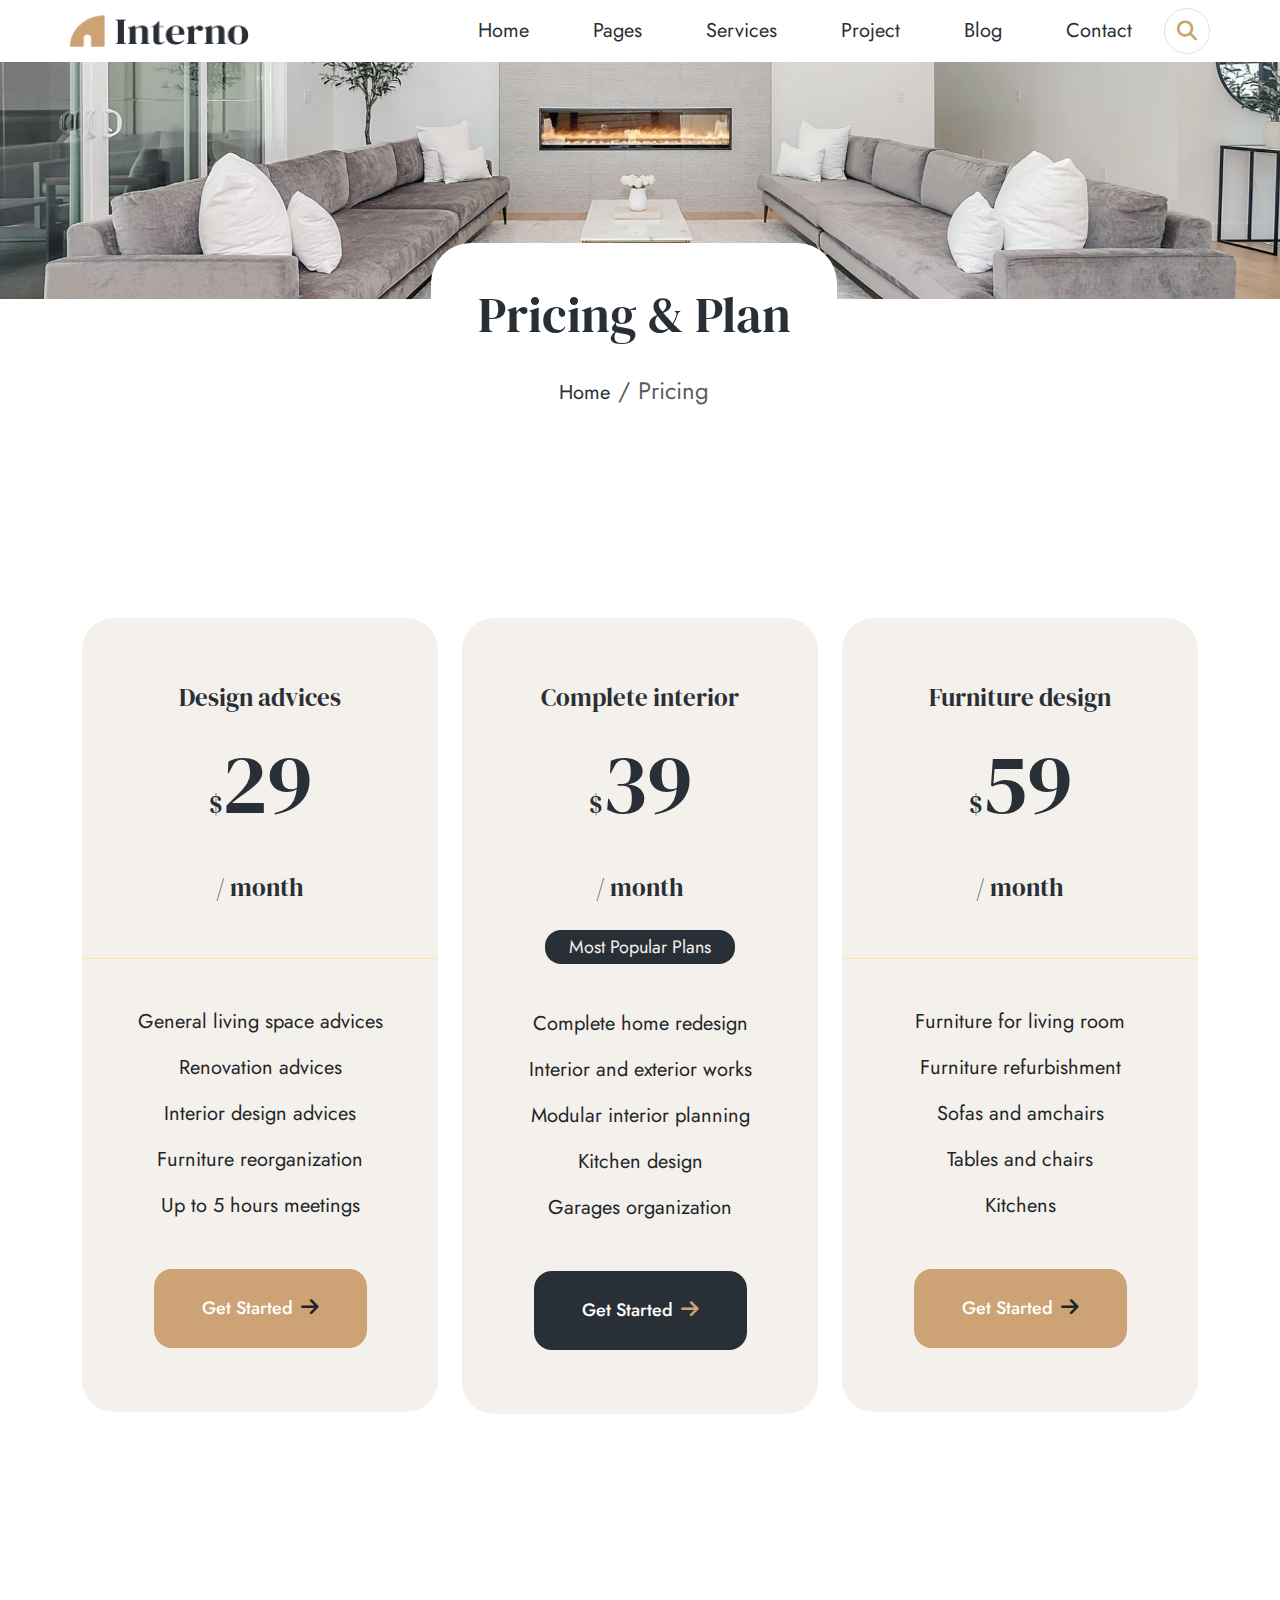
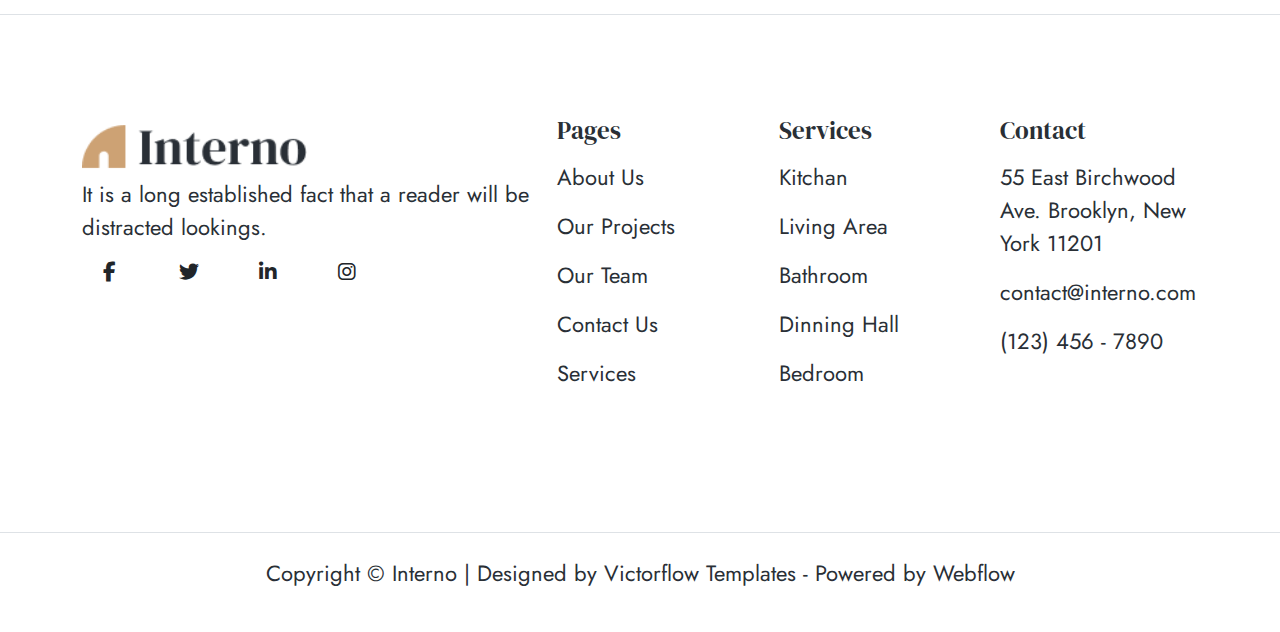
<file: pages/pricing.html>
<!DOCTYPE html>
<html lang="en">
<head>
    <meta charset="UTF-8">
    <meta name="viewport" content="width=device-width, initial-scale=1.0">
    <link rel="stylesheet" href="../assests/css/bootstrap.css">
    <link href="https://fonts.googleapis.com/css2?family=Jost:ital,wght@0,100..900;1,100..900&display=swap" rel="stylesheet">
    <link rel="stylesheet" href="../assests/css/fontawesome/css/all.css">
    <link rel="stylesheet" href="../assests/css/pricing.css">
    <link rel="stylesheet" href="../assests/css/stylesguide.css">
    <link rel="stylesheet" href="../assests/css/responsive.css">
    <title>Pricing & Plan</title>
</head>
<body>
    <div class="header">
        <div class="container">
            <div class="row">
                <nav class="navbar">
                    <div class="col-4 col-md-2">
                        <a class="navbar-brand" href="../index.html"><img src="../assests/img/Logo.png" alt="Logo"></a>
                    </div>
                    <div class="col-4 icon-bars">
                        <div class="border-search-rps d-flex align-items-center border" id="searchRps">
                            <input class="search-rps" onkeyup="showContentSearch(event, true)" type="search">
                            <i class="fa-solid fa-magnifying-glass" onclick="showSearchRps()"></i>
                            <div class="search-content"></div>
                        </div>
                        <i class="fa-solid fa-bars icon-navbars border px-2 py-1 rounded-3" onclick="showNav()"></i>
                    </div>
                    <div class="col-8 col-md-10 main-nav">
                        <div class="main-menu">
                            <ul class="item-menu m-0">
                                <li class="sub-menu"><a href="../index.html">Home</a></li>
                                <li class="sub-menu">
                                    <a href="#">Pages</a>
                                    <ul class="drop-item rounded-bottom-4">
                                        <li>
                                            <a class="fs-6" href="../pages/about.html">About</a>
                                        </li>
                                        <li>
                                            <a class="fs-6 rounded-bottom-4" href="../pages/team.html">Team</a>
                                        </li>
                                    </ul>
                                    <div class="icon-caret">
                                        <i class="fa-solid fa-caret-down"></i>
                                    </div>
                                </li>
                                <li class="sub-menu">
                                    <a href="../pages/services.html">Services</a>
                                    <ul class="drop-item rounded-bottom-4">
                                        <li>
                                            <a class="fs-6 rounded-bottom-4" href="../pages/service_single.html">Service Single</a>
                                        </li>
                                    </ul>
                                    <div class="icon-caret">
                                        <i class="fa-solid fa-caret-down"></i>
                                    </div>
                                </li>
                                <li class="sub-menu">
                                    <a href="../pages/project.html">Project</a>
                                    <ul class="drop-item rounded-bottom-4">
                                        <li>
                                            <a class="fs-6 rounded-bottom-4" href="../pages/pricing.html">Pricing</a>
                                        </li>
                                    </ul>
                                    <div class="icon-caret">
                                        <i class="fa-solid fa-caret-down"></i>
                                    </div>
                                </li>
                                <li class="sub-menu">
                                    <a href="../pages/blog.html">Blog</a>
                                </li>
                                <li class="sub-menu">
                                    <a href="../pages/contact.html">Contact</a>
                                    <ul class="drop-item rounded-bottom-4">
                                        <li>
                                            <a class="fs-6" href="../pages/faq.html">Faq's</a>
                                        </li>
                                        <li>
                                            <a class="fs-6 rounded-bottom-4" href="../pages/changelog.html">Changelog</a>
                                        </li>
                                    </ul>
                                    <div class="icon-caret">
                                        <i class="fa-solid fa-caret-down"></i>
                                    </div>
                                </li>
                                <div class="border-search border" id="search">
                                    <input class="search" onkeyup="showContentSearch(event)" type="search" placeholder="Search">
                                    <i class="fa-solid fa-magnifying-glass" onclick="showInputSearch()"></i>
                                    <div class="search-content"></div>
                                </div>
                            </ul>
                        </div>
                    </div>
                </nav>
            </div>
        </div>
    </div>
    

    <div class="boby">
        <div class="container-fluid content banner-page">
            <div class="row me-0 item-none">
                <div class="col-4 d-flex justify-content-center m-auto">
                    <div class="text-banner-pages bg-white text-center">
                        <h1>Pricing & Plan</h1>
                        <nav aria-label="breadcrumb">
                            <ol class="breadcrumb d-flex justify-content-center">
                              <li class="breadcrumb-item fs-4"><a href="../index.html">Home</a></li>
                              <li class="breadcrumb-item fs-4 active" aria-current="page">Pricing</li>
                            </ol>
                        </nav>
                    </div>
                </div>
            </div>
        </div>
        <div class="container content">
            <div class="row">
                <div class="col-4 item-none">
                    <div class="color-primary-btn3 py-5 rounded-5 text-center">
                        <div class="mt-3 border-bottom border-warning-subtle pb-5">
                            <h3>Design advices</h3>
                            <span class="d-flex align-items-baseline justify-content-center">
                                <h3>$</h3>
                                <span class="disply-text">29</span>
                            </span>
                            <h3>/ month</h3> 
                        </div>
                        <div class="mb-3 mt-5">
                            <ul class="medium-paragraph mb-5">
                                <li class="list-group-item mb-3">
                                    General living space advices
                                </li>
                                <li class="list-group-item mb-3">
                                    Renovation advices
                                </li>
                                <li class="list-group-item mb-3">
                                    Interior design advices
                                </li>
                                <li class="list-group-item mb-3">
                                    Furniture reorganization
                                </li>
                                <li class="list-group-item mb-3">
                                    Up to 5 hours meetings
                                </li>
                            </ul>
                            <button class="btn btn-guide btn-secondary color-primary-btn1 text-white">Get Started<i class="fa-solid fa-arrow-right text-dark ms-2"></i></button>
                        </div>
                    </div>
                </div>
                <div class="col-4 item-none">
                    <div class="color-primary-btn3 py-5 rounded-5 text-center">
                        <div class="mt-3 pb-4">
                            <h3>Complete interior</h3>
                            <span class="d-flex align-items-baseline justify-content-center">
                                <h3>$</h3>
                                <span class="disply-text color-primary-text1">39</span>
                            </span>
                            <h3>/ month</h3> 
                        </div>
                        <span class="small-paragraph color-primary-btn2 px-4 py-1 rounded-4">Most Popular Plans</span>
                        <div class="mb-3 mt-5">
                            <ul class="medium-paragraph mb-5">
                                <li class="list-group-item mb-3">
                                    Complete home redesign
                                </li>
                                <li class="list-group-item mb-3">
                                    Interior and exterior works
                                </li>
                                <li class="list-group-item mb-3">
                                    Modular interior planning
                                </li>
                                <li class="list-group-item mb-3">
                                    Kitchen design
                                </li>
                                <li class="list-group-item mb-3">
                                    Garages organization
                                </li>
                            </ul>
                            <button class="btn btn-guide btn-secondary color-primary-btn2 text-white">Get Started<i class="fa-solid fa-arrow-right ms-2"></i></button>
                        </div>
                    </div>
                </div>
                <div class="col-4 item-none">
                    <div class="color-primary-btn3 py-5 rounded-5 text-center">
                        <div class="mt-3 border-bottom border-warning-subtle pb-5">
                            <h3>Furniture design</h3>
                            <span class="d-flex align-items-baseline justify-content-center">
                                <h3>$</h3>
                                <span class="disply-text">59</span>
                            </span>
                            <h3>/ month</h3> 
                        </div>
                        <div class="mb-3 mt-5">
                            <ul class="medium-paragraph mb-5">
                                <li class="list-group-item mb-3">
                                    Furniture for living room
                                </li>
                                <li class="list-group-item mb-3">
                                    Furniture refurbishment
                                </li>
                                <li class="list-group-item mb-3">
                                    Sofas and amchairs
                                </li>
                                <li class="list-group-item mb-3">
                                    Tables and chairs
                                </li>
                                <li class="list-group-item mb-3">
                                    Kitchens
                                </li>
                            </ul>
                            <button class="btn btn-guide btn-secondary color-primary-btn1 text-white">Get Started<i class="fa-solid fa-arrow-right text-dark ms-2"></i></button>
                        </div>
                    </div>
                </div>

                <!-- Responsive -->
                <div class="px-4 mb-3 item-block">
                    <div class="row color-primary-btn3 p-4 rounded-5 d-flex align-items-center">
                        <div class="col-5">
                            <h3>Design advices</h3>
                            <span class="d-flex align-items-baseline">
                                <h3>$</h3>
                                <span class="disply-text">29</span>
                                <h3>/ month</h3>
                            </span>
                        </div>
                        <div class="col-7 text-center">
                            <ul class="medium-paragraph mb-5">
                                <li class="list-group-item mb-3">
                                    General living space advices
                                </li>
                                <li class="list-group-item mb-3">
                                    Renovation advices
                                </li>
                                <li class="list-group-item mb-3">
                                    Interior design advices
                                </li>
                                <li class="list-group-item mb-3">
                                    Furniture reorganization
                                </li>
                                <li class="list-group-item mb-3">
                                    Up to 5 hours meetings
                                </li>
                            </ul>
                            <button class="btn btn-guide btn-secondary color-primary-btn1 text-white">
                                Get Started
                                <i class="fa-solid fa-arrow-right text-dark ms-2"></i>
                            </button>
                        </div>
                    </div>
                </div>
                <div class="px-4 mb-3 item-block">
                    <div class="row color-primary-btn3 p-4 rounded-5 d-flex align-items-center">
                        <div class="col-5">
                            <h3>Complete interior</h3>
                            <span class="d-flex align-items-baseline">
                                <h3>$</h3>
                                <span class="disply-text">39</span>
                                <h3>/ month</h3>
                            </span>
                            <span class="small-paragraph color-primary-btn2 px-3 py-1 rounded-4">Most Popular Plans</span>
                        </div>
                        <div class="col-7 text-center">
                            <ul class="medium-paragraph mb-5">
                                <li class="list-group-item mb-3">
                                    Complete home redesign
                                </li>
                                <li class="list-group-item mb-3">
                                    Interior and exterior works
                                </li>
                                <li class="list-group-item mb-3">
                                    Modular interior planning
                                </li>
                                <li class="list-group-item mb-3">
                                    Kitchen design
                                </li>
                                <li class="list-group-item mb-3">
                                    Garages organization
                                </li>
                            </ul>
                            <button class="btn btn-guide btn-secondary color-primary-btn2 text-white">Get Started<i class="fa-solid fa-arrow-right ms-2"></i></button>
                        </div>
                    </div>
                </div>
                <div class="px-4 mb-3 item-block">
                    <div class="row color-primary-btn3 p-4 rounded-5 d-flex align-items-center">
                        <div class="col-5">
                            <h3>Furniture design</h3>
                            <span class="d-flex align-items-baseline">
                                <h3>$</h3>
                                <span class="disply-text">29</span>
                                <h3>/ month</h3>
                            </span>
                        </div>
                        <div class="col-7 text-center">
                            <ul class="medium-paragraph mb-5">
                                <li class="list-group-item mb-3">
                                    Furniture for living room
                                </li>
                                <li class="list-group-item mb-3">
                                    Furniture refurbishment
                                </li>
                                <li class="list-group-item mb-3">
                                    Sofas and amchairs
                                </li>
                                <li class="list-group-item mb-3">
                                    Tables and chairs
                                </li>
                                <li class="list-group-item mb-3">
                                    Kitchens
                                </li>
                            </ul>
                            <button class="btn btn-guide btn-secondary color-primary-btn1 text-white">Get Started<i class="fa-solid fa-arrow-right text-dark ms-2"></i></button>
                        </div>
                    </div>
                </div>
            </div>
        </div>
    </div>

    <div class="footer border-top">
        <div class="container content-footer">
            <div class="row">
                <div class="col-12 col-md-5">
                    <a class="logo-footer" href="../index.html">
                        <img class="w-50" src="../assests/img/Logo.png" alt="logo">
                    </a>
                    <p class="text-responsive">It is a long established fact that a reader will be distracted lookings.</p>
                    <div class="row text-center mb-4 logo-footer">
                        <div class="col-2">
                            <i class="fa-brands fa-facebook-f"></i>
                        </div>
                        <div class="col-2">
                            <i class="fa-brands fa-twitter"></i>
                        </div>
                        <div class="col-2">
                            <i class="fa-brands fa-linkedin-in"></i>
                        </div>
                        <div class="col-2">
                            <i class="fa-brands fa-instagram"></i>
                        </div>
                    </div>
                </div>
                <div class="col-12 col-md-7">
                    <div class="row">
                        <div class="col-4 text-footer">
                            <h3>Pages</h3>
                            <ul class="navbar-nav">
                                <li class="nav-item">
                                    <a class="nav-link" href="./index.html">About Us</a>
                                </li>
                                <li class="nav-item">
                                    <a class="nav-link" href="#">Our Projects</a>
                                </li>
                                <li class="nav-item">
                                    <a class="nav-link" href="#">Our Team</a>
                                </li>
                                <li class="nav-item">
                                    <a class="nav-link" href="#">Contact Us</a>
                                </li>
                                <li class="nav-item">
                                    <a class="nav-link" href="#">Services</a>
                                </li>
                            </ul>
                        </div>
                        <div class="col-4 text-footer">
                            <h3>Services</h3>
                            <ul class="navbar-nav">
                                <li class="nav-item">
                                    <a class="nav-link" href="./index.html">Kitchan</a>
                                </li>
                                <li class="nav-item">
                                    <a class="nav-link" href="#">Living Area</a>
                                </li>
                                <li class="nav-item">
                                    <a class="nav-link" href="#">Bathroom</a>
                                </li>
                                <li class="nav-item">
                                    <a class="nav-link" href="#">Dinning Hall</a>
                                </li>
                                <li class="nav-item">
                                    <a class="nav-link" href="#">Bedroom</a>
                                </li>
                            </ul>
                        </div>
                        <div class="col-4 text-footer">
                            <h3>Contact</h3>
                            <ul class="navbar-nav">
                                <li class="nav-item">
                                    <a class="nav-link" href="./index.html">55 East Birchwood Ave. Brooklyn, New York 11201</a>
                                </li>
                                <li class="nav-item">
                                    <a class="nav-link" href="#">contact@interno.com</a>
                                </li>
                                <li class="nav-item">
                                    <a class="nav-link" href="#">(123) 456 - 7890</a>
                                </li>
                            </ul>
                        </div>
                    </div>
                </div>
            </div>
        </div>
        <p class="text-center border-top copyright">Copyright © Interno | Designed by Victorflow Templates - Powered by Webflow</p>
    </div>
</body>

<script src="../assests/js/jquery-3.7.1.min.js"></script>
<script src="../assests/slick/slick.js"></script>
<script src="../assests/js/bootstrap.js"></script>
<script src="../assests/js/index.js"></script>

</html>
</file>
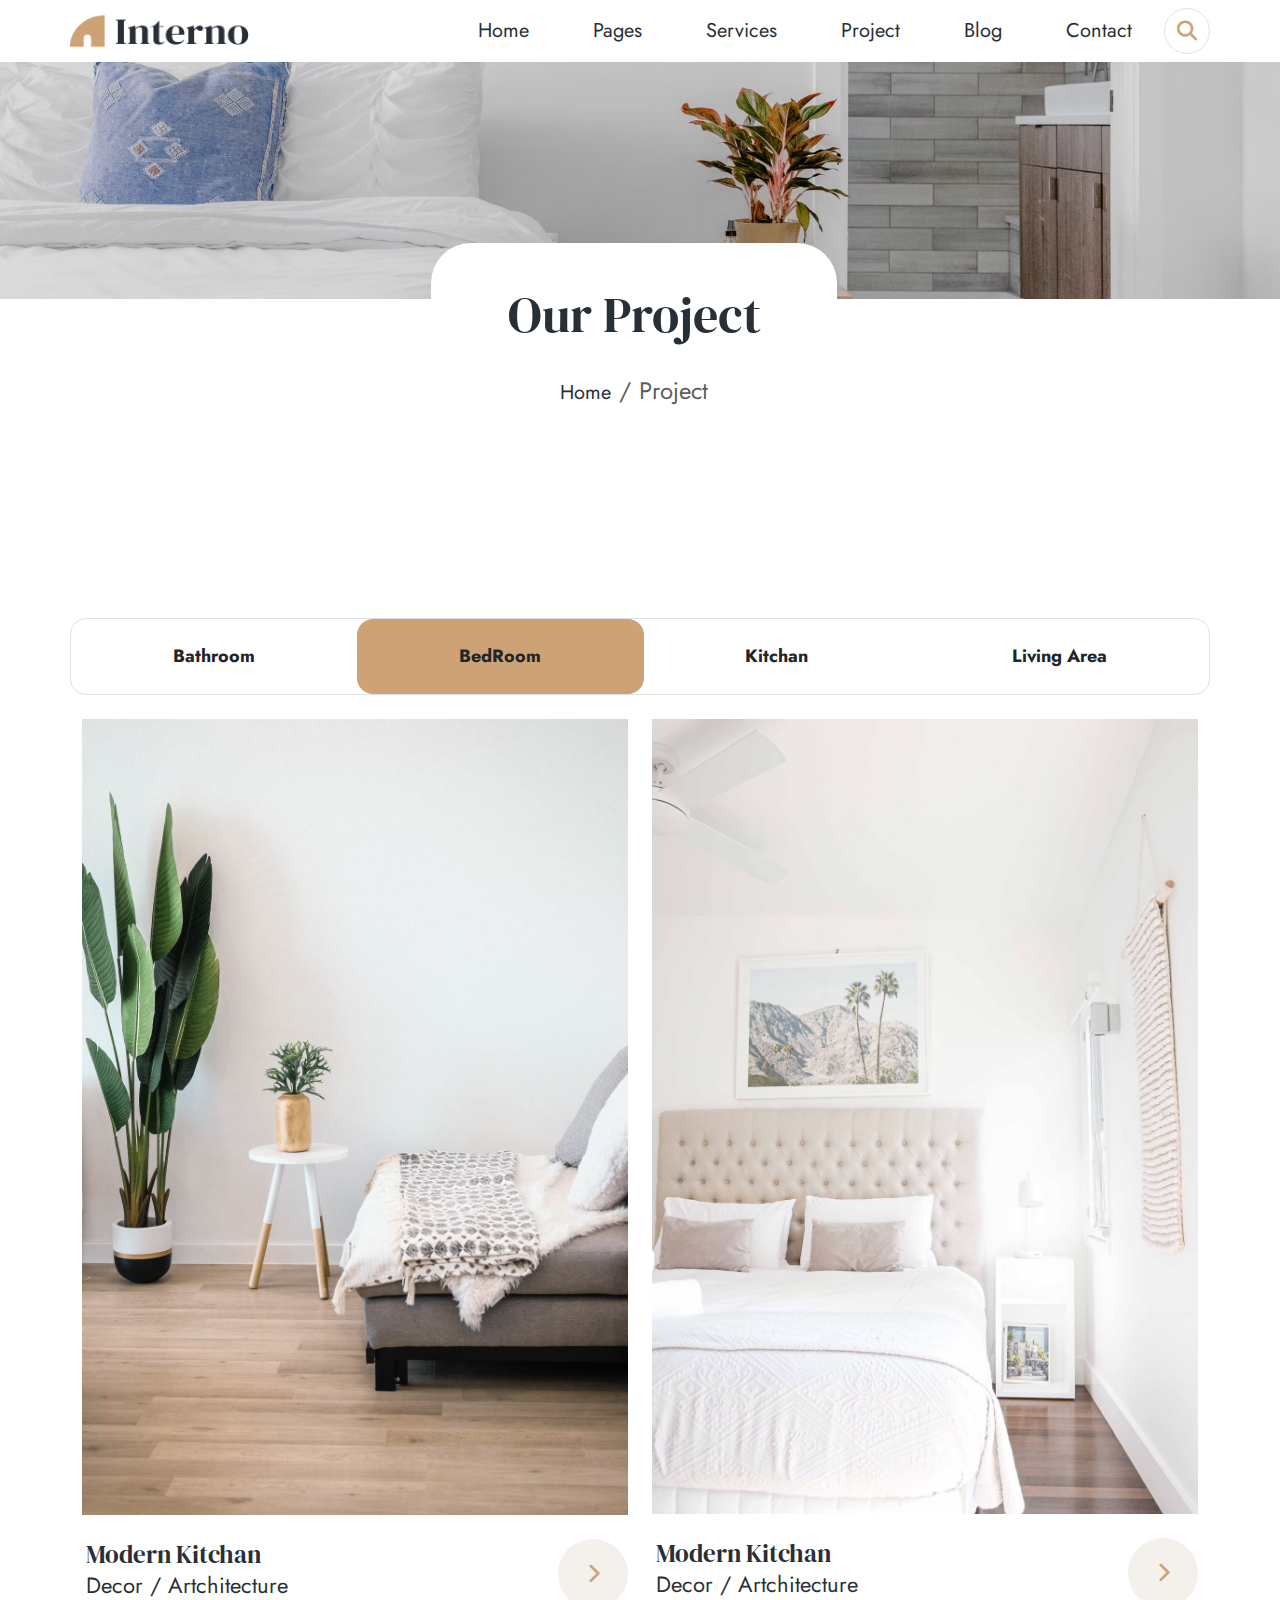
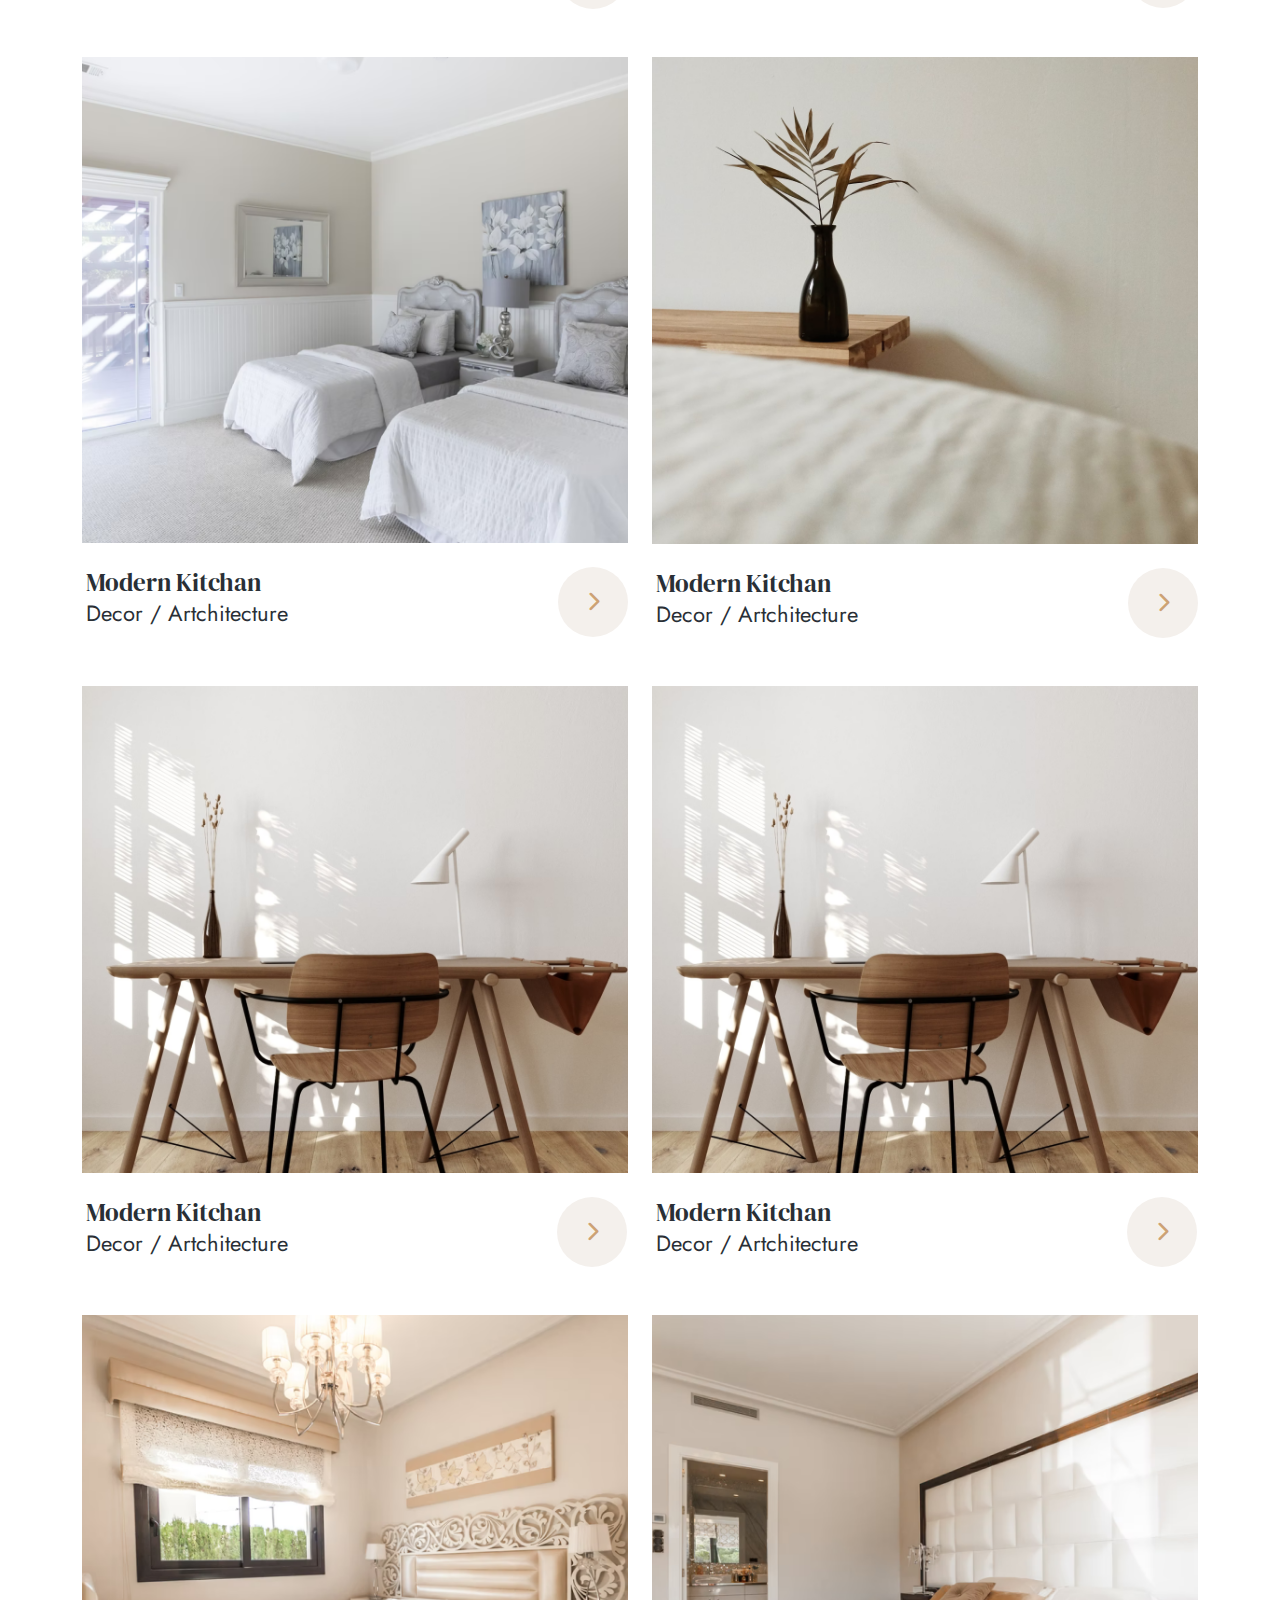
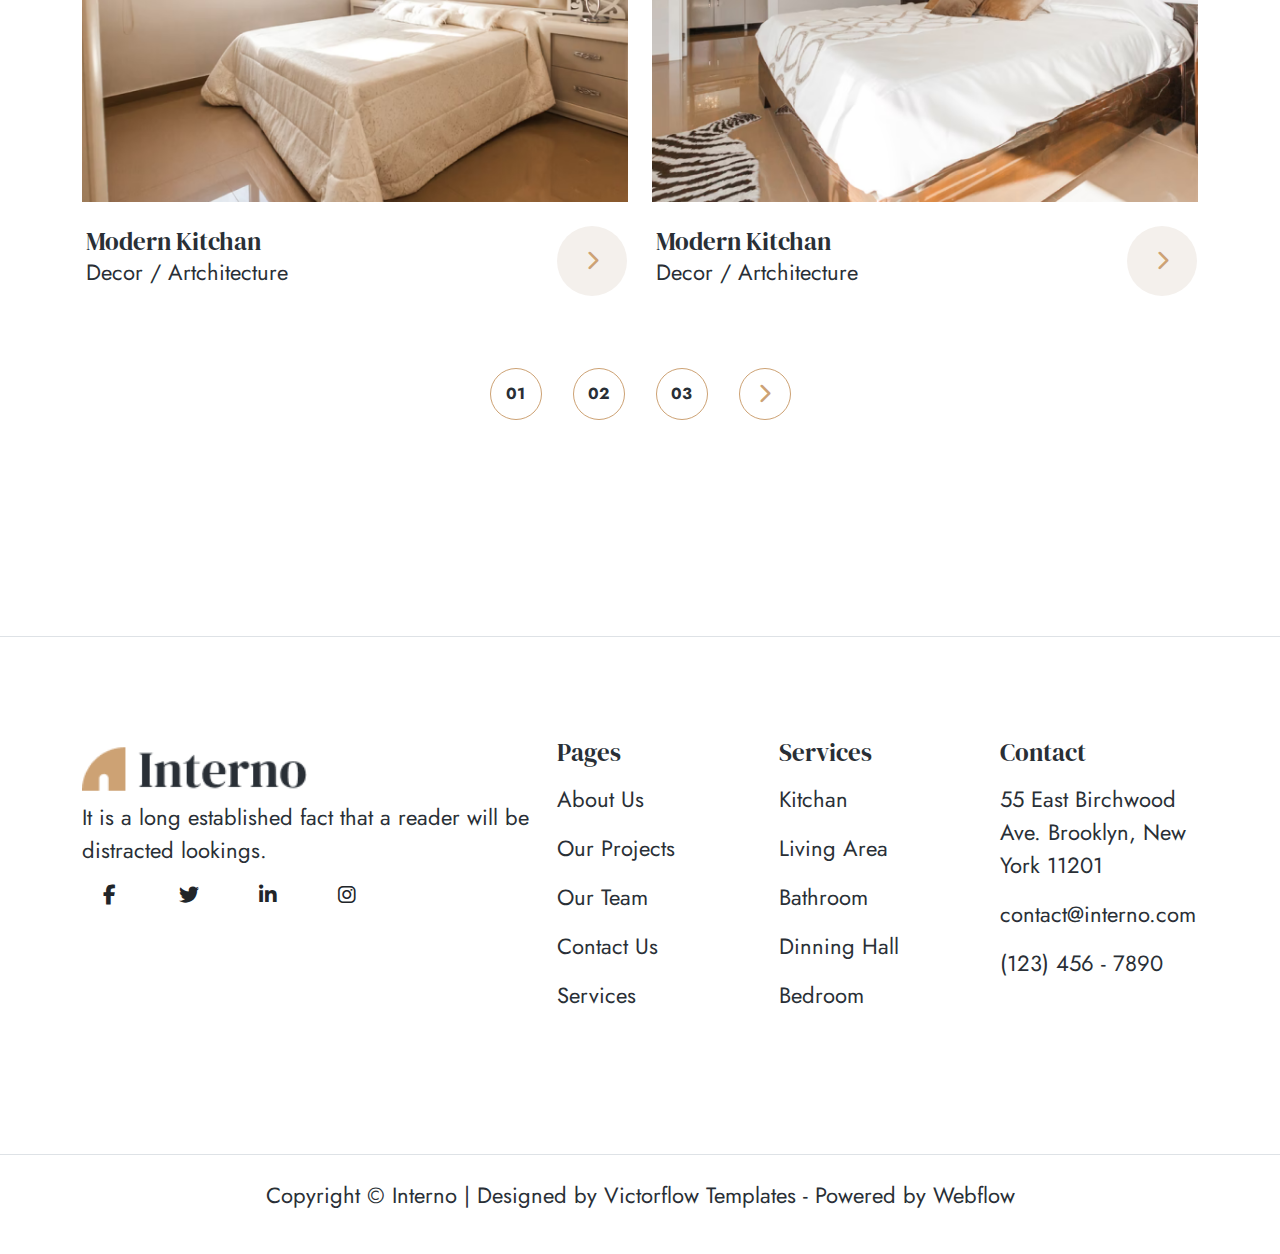
<file: pages/project.html>
<!DOCTYPE html>
<html lang="en">
<head>
    <meta charset="UTF-8">
    <meta name="viewport" content="width=device-width, initial-scale=1.0">
    <link rel="preconnect" href="https://fonts.googleapis.com">
    <link rel="preconnect" href="https://fonts.gstatic.com" crossorigin>
    <link href="https://fonts.googleapis.com/css2?family=Jost:ital,wght@0,100..900;1,100..900&display=swap" rel="stylesheet">
    <link rel="stylesheet" href="../assests/css/bootstrap.css">
    <link rel="stylesheet" href="../assests/css/fontawesome/css/all.css">
    <link rel="stylesheet" href="../assests/css/project.css">
    <link rel="stylesheet" href="../assests/css/stylesguide.css">
    <link rel="stylesheet" href="../assests/css/responsive.css">
    <title>Project</title>
</head>
<body>
    <div class="header">
        <div class="container">
            <div class="row">
                <nav class="navbar">
                    <div class="col-4 col-md-2">
                        <a class="navbar-brand" href="../index.html"><img src="../assests/img/Logo.png" alt="Logo"></a>
                    </div>
                    <div class="col-4 icon-bars">
                        <div class="border-search-rps d-flex align-items-center border" id="searchRps">
                            <input class="search-rps" onkeyup="showContentSearch(event, true)" type="search">
                            <i class="fa-solid fa-magnifying-glass" onclick="showSearchRps()"></i>
                            <div class="search-content"></div>
                        </div>
                        <i class="fa-solid fa-bars icon-navbars border px-2 py-1 rounded-3" onclick="showNav()"></i>
                    </div>
                    <div class="col-8 col-md-10 main-nav">
                        <div class="main-menu">
                            <ul class="item-menu m-0">
                                <li class="sub-menu"><a href="../index.html">Home</a></li>
                                <li class="sub-menu">
                                    <a href="#">Pages</a>
                                    <ul class="drop-item rounded-bottom-4">
                                        <li>
                                            <a class="fs-6" href="../pages/about.html">About</a>
                                        </li>
                                        <li>
                                            <a class="fs-6 rounded-bottom-4" href="../pages/team.html">Team</a>
                                        </li>
                                    </ul>
                                    <div class="icon-caret">
                                        <i class="fa-solid fa-caret-down"></i>
                                    </div>
                                </li>
                                <li class="sub-menu">
                                    <a href="../pages/services.html">Services</a>
                                    <ul class="drop-item rounded-bottom-4">
                                        <li>
                                            <a class="fs-6 rounded-bottom-4" href="../pages/service_single.html">Service Single</a>
                                        </li>
                                    </ul>
                                    <div class="icon-caret">
                                        <i class="fa-solid fa-caret-down"></i>
                                    </div>
                                </li>
                                <li class="sub-menu">
                                    <a href="../pages/project.html">Project</a>
                                    <ul class="drop-item rounded-bottom-4">
                                        <li>
                                            <a class="fs-6 rounded-bottom-4" href="../pages/pricing.html">Pricing</a>
                                        </li>
                                    </ul>
                                    <div class="icon-caret">
                                        <i class="fa-solid fa-caret-down"></i>
                                    </div>
                                </li>
                                <li class="sub-menu">
                                    <a href="../pages/blog.html">Blog</a>
                                </li>
                                <li class="sub-menu">
                                    <a href="../pages/contact.html">Contact</a>
                                    <ul class="drop-item rounded-bottom-4">
                                        <li>
                                            <a class="fs-6" href="../pages/faq.html">Faq's</a>
                                        </li>
                                        <li>
                                            <a class="fs-6 rounded-bottom-4" href="../pages/changelog.html">Changelog</a>
                                        </li>
                                    </ul>
                                    <div class="icon-caret">
                                        <i class="fa-solid fa-caret-down"></i>
                                    </div>
                                </li>
                                <div class="border-search border" id="search">
                                    <input class="search" onkeyup="showContentSearch(event)" type="search" placeholder="Search">
                                    <i class="fa-solid fa-magnifying-glass" onclick="showInputSearch()"></i>
                                    <div class="search-content"></div>
                                </div>
                            </ul>
                        </div>
                    </div>
                </nav>
            </div>
        </div>
    </div>

    <div class="body">
        <div class="container-fluid content banner-page">
            <div class="row me-0 item-none">
                <div class="col-4 d-flex justify-content-center m-auto">
                    <div class="text-banner-pages bg-white text-center">
                        <h1>Our Project</h1>
                        <nav aria-label="breadcrumb">
                            <ol class="breadcrumb d-flex justify-content-center">
                              <li class="breadcrumb-item fs-4"><a href="../index.html">Home</a></li>
                              <li class="breadcrumb-item fs-4 active" aria-current="page">Project</li>
                            </ol>
                        </nav>
                    </div>
                </div>
            </div>
        </div>
        <div class="container content">
            <div class="row">
                <div class="col-12 btn-group border p-0 rounded-4" role="group" aria-label="Basic radio toggle button group">
                    <input type="radio" class="btn-check" name="btnradio" id="btnradio1" autocomplete="off">
                    <label class="btn small-paragraph py-4 rounded-4 fw-bold" for="btnradio1">Bathroom</label>

                    <input type="radio" class="btn-check" name="btnradio" id="btnradio2" autocomplete="off" checked>
                    <label class="btn small-paragraph py-4 rounded-4 fw-bold" for="btnradio2">BedRoom</label>  

                    <input type="radio" class="btn-check" name="btnradio" id="btnradio3" autocomplete="off">
                    <label class="btn small-paragraph py-4 rounded-4 fw-bold" for="btnradio3">Kitchan</label>

                    <input type="radio" class="btn-check" name="btnradio" id="btnradio4" autocomplete="off">
                    <label class="btn small-paragraph py-4 rounded-4 fw-bold" for="btnradio4">Living Area</label>
                </div>
                <div class="col-12">
                    <div class="my-4">
                        <div class="row">
                            <div class="col-12 col-md-6 mb-5">
                                <a href="../pages/project_details.html"><img class="img-project" src="../assests/img/Project/Image-7.png" alt=""></a>
                                <div class="row mt-4">
                                    <div class="col-9">
                                        <div class="ms-1">
                                            <h3 class="number">Modern Kitchan</h3>
                                            <p class="text-phone">Decor / Artchitecture</p>
                                        </div>
                                    </div>
                                    <div class="col-3 d-flex justify-content-end">
                                        <a href="../pages/project_details.html"><i class="fa-solid fa-chevron-right icon-arrow"></i></a>
                                    </div>
                                </div>
                            </div>
                            <div class="col-12 col-md-6 mb-5">
                                <a href="../pages/project_details.html"><img class="img-project" src="../assests/img/Project/Image-4.png" alt=""></a>
                                <div class="row mt-4">
                                    <div class="col-9">
                                        <div class="ms-1">
                                            <h3 class="number">Modern Kitchan</h3>
                                            <p class="text-phone">Decor / Artchitecture</p>
                                        </div>
                                    </div>
                                    <div class="col-3 d-flex justify-content-end">
                                        <a href="../pages/project_details.html"><i class="fa-solid fa-chevron-right icon-arrow"></i></a>
                                    </div>
                                </div>
                            </div>
                            <div class="col-12 col-md-6 mb-5">
                                <a href="../pages/project_details.html"><img class="img-project" src="../assests/img/Project/Image-6.png" alt=""></a>
                                <div class="row mt-4">
                                    <div class="col-9">
                                        <div class="ms-1">
                                            <h3 class="number">Modern Kitchan</h3>
                                            <p class="text-phone">Decor / Artchitecture</p>
                                        </div>
                                    </div>
                                    <div class="col-3 d-flex justify-content-end">
                                        <a href="../pages/project_details.html"><i class="fa-solid fa-chevron-right icon-arrow"></i></a>
                                    </div>
                                </div>
                            </div>
                            <div class="col-12 col-md-6 mb-5">
                                <a href="../pages/project_details.html"><img class="img-project" src="../assests/img/Project/Image-5.png" alt=""></a>
                                <div class="row mt-4">
                                    <div class="col-9">
                                        <div class="ms-1">
                                            <h3 class="number">Modern Kitchan</h3>
                                            <p class="text-phone">Decor / Artchitecture</p>
                                        </div>
                                    </div>
                                    <div class="col-3 d-flex justify-content-end">
                                        <a href="../pages/project_details.html"><i class="fa-solid fa-chevron-right icon-arrow"></i></a>
                                    </div>
                                </div>
                            </div>
                            <div class="col-12 col-md-6 mb-5">
                                <a href="../pages/project_details.html"><img class="img-project" src="../assests/img/Project/Image-2.png" alt=""></a>
                                <div class="row mt-4">
                                    <div class="col-10">
                                        <div class="ms-1">
                                            <h3 class="number">Modern Kitchan</h3>
                                            <p class="text-phone">Decor / Artchitecture</p>
                                        </div>
                                    </div>
                                    <div class="col-2">
                                        <a href="../pages/project_details.html"><i class="fa-solid fa-chevron-right icon-arrow"></i></a>
                                    </div>
                                </div>
                            </div>
                            <div class="col-12 col-md-6 mb-5">
                                <a href="../pages/project_details.html"><img class="img-project" src="../assests/img/Project/Image-2.png" alt=""></a>
                                <div class="row mt-4">
                                    <div class="col-10">
                                        <div class="ms-1">
                                            <h3 class="number">Modern Kitchan</h3>
                                            <p class="text-phone">Decor / Artchitecture</p>
                                        </div>
                                    </div>
                                    <div class="col-2">
                                        <a href="../pages/project_details.html"><i class="fa-solid fa-chevron-right icon-arrow"></i></a>
                                    </div>
                                </div>
                            </div>
                            <div class="col-12 col-md-6 mb-5">
                                <a href="../pages/project_details.html"><img class="img-project" src="../assests/img/Project/Image-1.png" alt=""></a>
                                <div class="row mt-4">
                                    <div class="col-10">
                                        <div class="ms-1">
                                            <h3 class="number">Modern Kitchan</h3>
                                            <p class="text-phone">Decor / Artchitecture</p>
                                        </div>
                                    </div>
                                    <div class="col-2">
                                        <a href="../pages/project_details.html"><i class="fa-solid fa-chevron-right icon-arrow"></i></a>
                                    </div>
                                </div>
                            </div>
                            <div class="col-12 col-md-6 mb-5">
                                <a href="../pages/project_details.html"><img class="img-project" src="../assests/img/Project/Image.png" alt=""></a>
                                <div class="row mt-4">
                                    <div class="col-10">
                                        <div class="ms-1">
                                            <h3 class="number">Modern Kitchan</h3>
                                            <p class="text-phone">Decor / Artchitecture</p>
                                        </div>
                                    </div>
                                    <div class="col-2">
                                        <a href="../pages/project_details.html"><i class="fa-solid fa-chevron-right icon-arrow"></i></a>
                                    </div>
                                </div>
                            </div>
                        </div>
                    </div>
                    <div class="d-flex justify-content-center">
                        <nav aria-label="Page navigation example">
                            <ul class="pagination">
                                <li class="page-item px-3"><a class="page-link" href="#">01</a></li>
                                <li class="page-item px-3"><a class="page-link" href="#">02</a></li>
                                <li class="page-item px-3"><a class="page-link" href="#">03</a></li>
                                <li class="page-item px-3">
                                    <a class="page-link" href=""><i class="fa-solid fa-chevron-right"></i></a>
                                </li>
                            </ul>
                        </nav>
                    </div>
                </div>
            </div>
        </div>
    </div>

    <div class="footer border-top">
        <div class="container content-footer">
            <div class="row">
                <div class="col-12 col-md-5">
                    <a class="logo-footer" href="../index.html">
                        <img class="w-50" src="../assests/img/Logo.png" alt="logo">
                    </a>
                    <p class="text-responsive">It is a long established fact that a reader will be distracted lookings.</p>
                    <div class="row text-center mb-4 logo-footer">
                        <div class="col-2">
                            <i class="fa-brands fa-facebook-f"></i>
                        </div>
                        <div class="col-2">
                            <i class="fa-brands fa-twitter"></i>
                        </div>
                        <div class="col-2">
                            <i class="fa-brands fa-linkedin-in"></i>
                        </div>
                        <div class="col-2">
                            <i class="fa-brands fa-instagram"></i>
                        </div>
                    </div>
                </div>
                <div class="col-12 col-md-7">
                    <div class="row">
                        <div class="col-4 text-footer">
                            <h3>Pages</h3>
                            <ul class="navbar-nav">
                                <li class="nav-item">
                                    <a class="nav-link" href="./index.html">About Us</a>
                                </li>
                                <li class="nav-item">
                                    <a class="nav-link" href="#">Our Projects</a>
                                </li>
                                <li class="nav-item">
                                    <a class="nav-link" href="#">Our Team</a>
                                </li>
                                <li class="nav-item">
                                    <a class="nav-link" href="#">Contact Us</a>
                                </li>
                                <li class="nav-item">
                                    <a class="nav-link" href="#">Services</a>
                                </li>
                            </ul>
                        </div>
                        <div class="col-4 text-footer">
                            <h3>Services</h3>
                            <ul class="navbar-nav">
                                <li class="nav-item">
                                    <a class="nav-link" href="./index.html">Kitchan</a>
                                </li>
                                <li class="nav-item">
                                    <a class="nav-link" href="#">Living Area</a>
                                </li>
                                <li class="nav-item">
                                    <a class="nav-link" href="#">Bathroom</a>
                                </li>
                                <li class="nav-item">
                                    <a class="nav-link" href="#">Dinning Hall</a>
                                </li>
                                <li class="nav-item">
                                    <a class="nav-link" href="#">Bedroom</a>
                                </li>
                            </ul>
                        </div>
                        <div class="col-4 text-footer">
                            <h3>Contact</h3>
                            <ul class="navbar-nav">
                                <li class="nav-item">
                                    <a class="nav-link" href="./index.html">55 East Birchwood Ave. Brooklyn, New York 11201</a>
                                </li>
                                <li class="nav-item">
                                    <a class="nav-link" href="#">contact@interno.com</a>
                                </li>
                                <li class="nav-item">
                                    <a class="nav-link" href="#">(123) 456 - 7890</a>
                                </li>
                            </ul>
                        </div>
                    </div>
                </div>
            </div>
        </div>
        <p class="text-center border-top copyright">Copyright © Interno | Designed by Victorflow Templates - Powered by Webflow</p>
    </div>
</body>

<script src="../assests/js/jquery-3.7.1.min.js"></script>
<script src="../assests/slick/slick.js"></script>
<script src="../assests/js/bootstrap.js"></script>
<script src="../assests/js/index.js"></script>

</html>
</file>
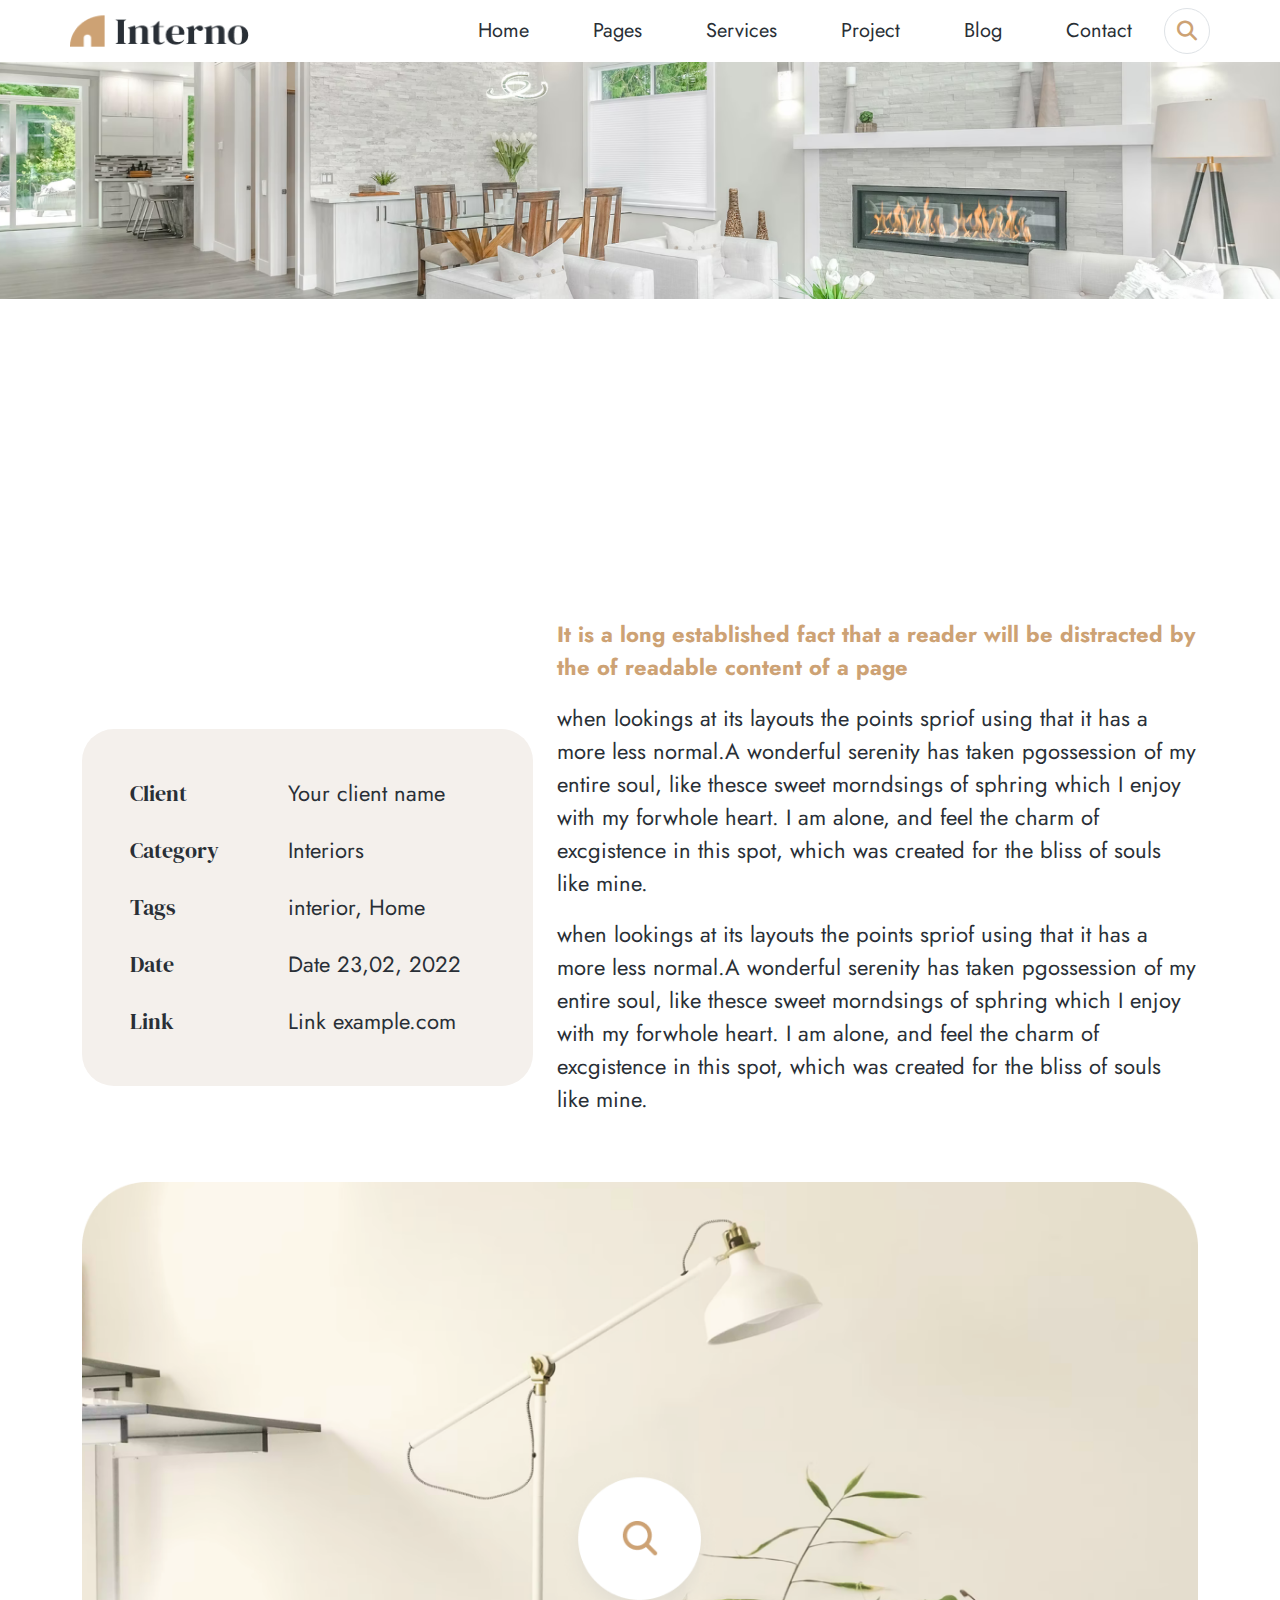
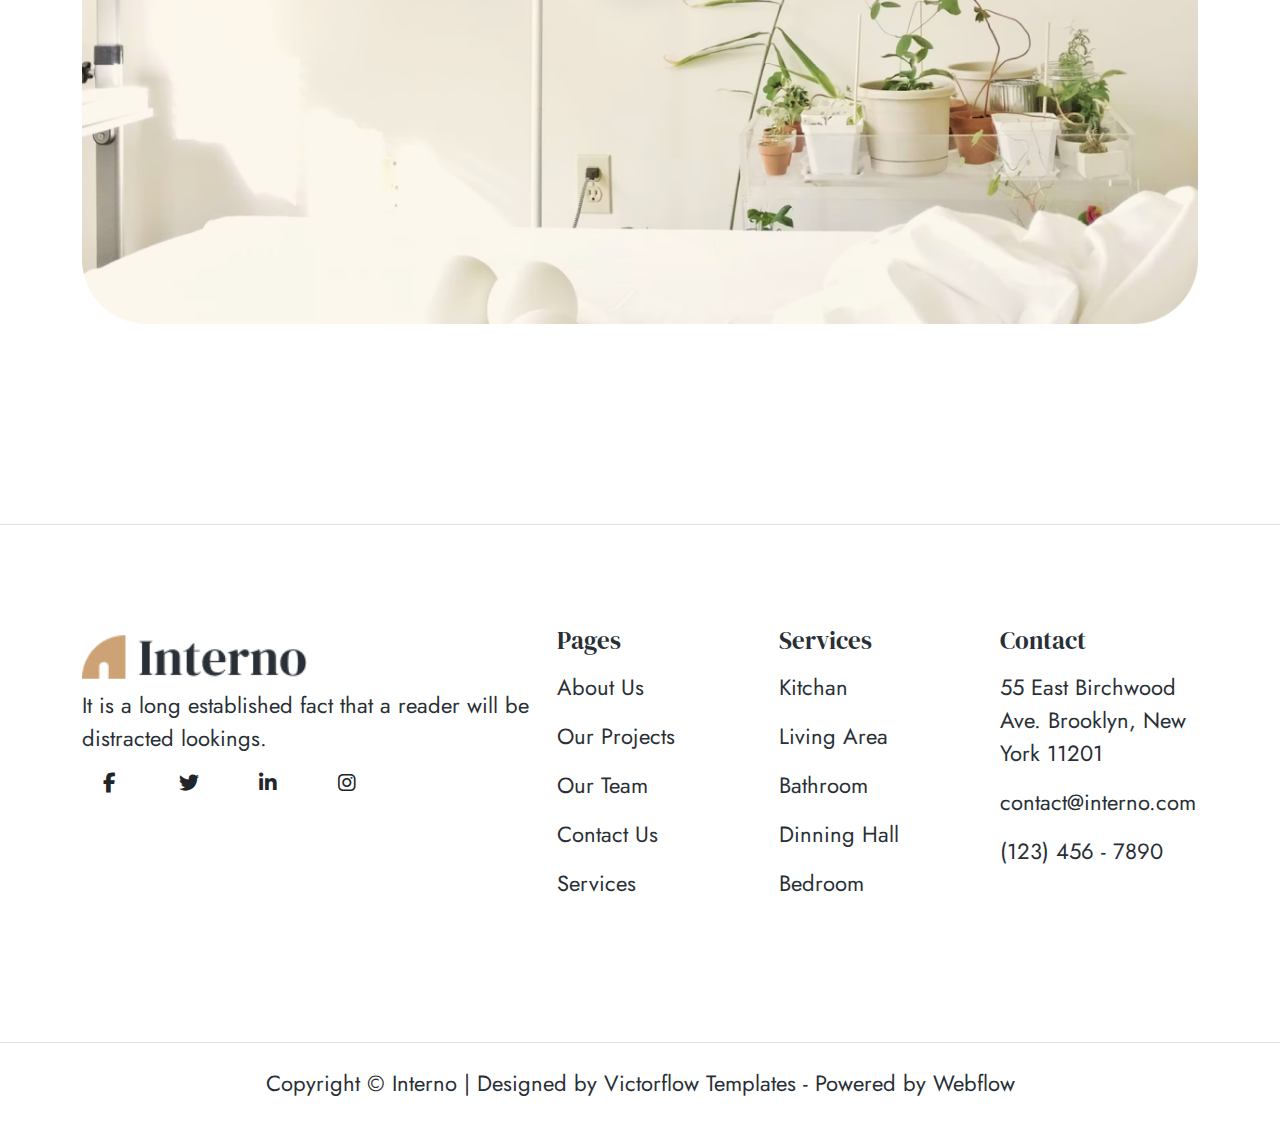
<file: pages/project_details.html>
<!DOCTYPE html>
<html lang="en">
<head>
    <meta charset="UTF-8">
    <meta name="viewport" content="width=device-width, initial-scale=1.0">
    <link rel="stylesheet" href="../assests/css/bootstrap.css">
    <link href="https://fonts.googleapis.com/css2?family=Jost:ital,wght@0,100..900;1,100..900&display=swap" rel="stylesheet">
    <link rel="stylesheet" href="../assests/css/fontawesome/css/all.css">
    <link rel="stylesheet" href="../assests/css/project_details.css">
    <link rel="stylesheet" href="../assests/css/stylesguide.css">
    <link rel="stylesheet" href="../assests/css/responsive.css">
    <title>Project Details</title>
</head>
<body>
    <div class="header">
        <div class="container">
            <div class="row">
                <nav class="navbar">
                    <div class="col-4 col-md-2">
                        <a class="navbar-brand" href="../index.html"><img src="../assests/img/Logo.png" alt="Logo"></a>
                    </div>
                    <div class="col-4 icon-bars">
                        <div class="border-search-rps d-flex align-items-center border" id="searchRps">
                            <input class="search-rps" onkeyup="showContentSearch(event, true)" type="search">
                            <i class="fa-solid fa-magnifying-glass" onclick="showSearchRps()"></i>
                            <div class="search-content"></div>
                        </div>
                        <i class="fa-solid fa-bars icon-navbars border px-2 py-1 rounded-3" onclick="showNav()"></i>
                    </div>
                    <div class="col-8 col-md-10 main-nav">
                        <div class="main-menu">
                            <ul class="item-menu m-0">
                                <li class="sub-menu"><a href="../index.html">Home</a></li>
                                <li class="sub-menu">
                                    <a href="#">Pages</a>
                                    <ul class="drop-item rounded-bottom-4">
                                        <li>
                                            <a class="fs-6" href="../pages/about.html">About</a>
                                        </li>
                                        <li>
                                            <a class="fs-6 rounded-bottom-4" href="../pages/team.html">Team</a>
                                        </li>
                                    </ul>
                                    <div class="icon-caret">
                                        <i class="fa-solid fa-caret-down"></i>
                                    </div>
                                </li>
                                <li class="sub-menu">
                                    <a href="../pages/services.html">Services</a>
                                    <ul class="drop-item rounded-bottom-4">
                                        <li>
                                            <a class="fs-6 rounded-bottom-4" href="../pages/service_single.html">Service Single</a>
                                        </li>
                                    </ul>
                                    <div class="icon-caret">
                                        <i class="fa-solid fa-caret-down"></i>
                                    </div>
                                </li>
                                <li class="sub-menu">
                                    <a href="../pages/project.html">Project</a>
                                    <ul class="drop-item rounded-bottom-4">
                                        <li>
                                            <a class="fs-6 rounded-bottom-4" href="../pages/pricing.html">Pricing</a>
                                        </li>
                                    </ul>
                                    <div class="icon-caret">
                                        <i class="fa-solid fa-caret-down"></i>
                                    </div>
                                </li>
                                <li class="sub-menu">
                                    <a href="../pages/blog.html">Blog</a>
                                </li>
                                <li class="sub-menu">
                                    <a href="../pages/contact.html">Contact</a>
                                    <ul class="drop-item rounded-bottom-4">
                                        <li>
                                            <a class="fs-6" href="../pages/faq.html">Faq's</a>
                                        </li>
                                        <li>
                                            <a class="fs-6 rounded-bottom-4" href="../pages/changelog.html">Changelog</a>
                                        </li>
                                    </ul>
                                    <div class="icon-caret">
                                        <i class="fa-solid fa-caret-down"></i>
                                    </div>
                                </li>
                                <div class="border-search border" id="search">
                                    <input class="search" onkeyup="showContentSearch(event)" type="search" placeholder="Search">
                                    <i class="fa-solid fa-magnifying-glass" onclick="showInputSearch()"></i>
                                    <div class="search-content"></div>
                                </div>
                            </ul>
                        </div>
                    </div>
                </nav>
            </div>
        </div>
    </div>
    
    <div class="boby">
        <div class="container-fluid content banner-page"></div>
        <div class="container content">
            <div class="row mb-5">
                <div class="col-12 col-md-5 my-auto mb-5">
                    <div class="p-5 color-primary-btn3 rounded-5">
                        <div class="row mb-4">
                            <div class="col-5 details">
                                <h4 class=" m-0">Client</h4>
                            </div>
                            <div class="col-7 details">
                                <p class=" m-0">Your client name</p>
                            </div>
                        </div>
                        <div class="row mb-4">
                            <div class="col-5 details">
                                <h4 class=" m-0">Category</h4>
                            </div>
                            <div class="col-7 details">
                                <p class=" m-0">Interiors</p>
                            </div>
                        </div>
                        <div class="row mb-4">
                            <div class="col-5 details">
                                <h4 class=" m-0">Tags</h4>
                            </div>
                            <div class="col-7 details">
                                <p class=" m-0">interior, Home</p>
                            </div>
                        </div>
                        <div class="row mb-4">
                            <div class="col-5 details">
                                <h4 class=" m-0">Date</h4>
                            </div>
                            <div class="col-7 details">
                                <p class=" m-0">Date 23,02, 2022</p>
                            </div>
                        </div>
                        <div class="row">
                            <div class="col-5 details">
                                <h4 class=" m-0">Link</h4>
                            </div>
                            <div class="col-7 details">
                                <p class=" m-0">Link example.com</p>
                            </div>
                        </div>
                    </div>
                </div>
                <div class="col-12 col-md-7">
                    <p class="fw-bold color-primary-text1">It is a long established fact that a reader will be distracted by the of readable content of a page</p>
                    <p>
                        when lookings at its layouts the points spriof using that it has a more
                        less normal.A wonderful serenity has taken pgossession of my entire soul,
                        like thesce sweet morndsings of sphring which I enjoy with my forwhole heart.
                        I am alone, and feel the charm of    excgistence in this spot, 
                        which was created for the bliss of souls like mine.
                    </p>
                    <p>
                        when lookings at its layouts the points spriof using that it has a more
                        less normal.A wonderful serenity has taken pgossession of my entire soul,
                        like thesce sweet morndsings of sphring which I enjoy with my forwhole heart.
                        I am alone, and feel the charm of    excgistence in this spot, 
                        which was created for the bliss of souls like mine.
                    </p>
                </div>
            </div>
            <div class="row">
                <img src="../assests/img/Project_details/img_item.png" alt="">
            </div>
        </div>
    </div>

    <div class="footer border-top">
        <div class="container content-footer">
            <div class="row">
                <div class="col-12 col-md-5">
                    <a class="logo-footer" href="../index.html">
                        <img class="w-50" src="../assests/img/Logo.png" alt="logo">
                    </a>
                    <p class="text-responsive">It is a long established fact that a reader will be distracted lookings.</p>
                    <div class="row text-center mb-4 logo-footer">
                        <div class="col-2">
                            <i class="fa-brands fa-facebook-f"></i>
                        </div>
                        <div class="col-2">
                            <i class="fa-brands fa-twitter"></i>
                        </div>
                        <div class="col-2">
                            <i class="fa-brands fa-linkedin-in"></i>
                        </div>
                        <div class="col-2">
                            <i class="fa-brands fa-instagram"></i>
                        </div>
                    </div>
                </div>
                <div class="col-12 col-md-7">
                    <div class="row">
                        <div class="col-4 text-footer">
                            <h3>Pages</h3>
                            <ul class="navbar-nav">
                                <li class="nav-item">
                                    <a class="nav-link" href="./index.html">About Us</a>
                                </li>
                                <li class="nav-item">
                                    <a class="nav-link" href="#">Our Projects</a>
                                </li>
                                <li class="nav-item">
                                    <a class="nav-link" href="#">Our Team</a>
                                </li>
                                <li class="nav-item">
                                    <a class="nav-link" href="#">Contact Us</a>
                                </li>
                                <li class="nav-item">
                                    <a class="nav-link" href="#">Services</a>
                                </li>
                            </ul>
                        </div>
                        <div class="col-4 text-footer">
                            <h3>Services</h3>
                            <ul class="navbar-nav">
                                <li class="nav-item">
                                    <a class="nav-link" href="./index.html">Kitchan</a>
                                </li>
                                <li class="nav-item">
                                    <a class="nav-link" href="#">Living Area</a>
                                </li>
                                <li class="nav-item">
                                    <a class="nav-link" href="#">Bathroom</a>
                                </li>
                                <li class="nav-item">
                                    <a class="nav-link" href="#">Dinning Hall</a>
                                </li>
                                <li class="nav-item">
                                    <a class="nav-link" href="#">Bedroom</a>
                                </li>
                            </ul>
                        </div>
                        <div class="col-4 text-footer">
                            <h3>Contact</h3>
                            <ul class="navbar-nav">
                                <li class="nav-item">
                                    <a class="nav-link" href="./index.html">55 East Birchwood Ave. Brooklyn, New York 11201</a>
                                </li>
                                <li class="nav-item">
                                    <a class="nav-link" href="#">contact@interno.com</a>
                                </li>
                                <li class="nav-item">
                                    <a class="nav-link" href="#">(123) 456 - 7890</a>
                                </li>
                            </ul>
                        </div>
                    </div>
                </div>
            </div>
        </div>
        <p class="text-center border-top copyright">Copyright © Interno | Designed by Victorflow Templates - Powered by Webflow</p>
    </div>
</body>

<script src="../assests/js/jquery-3.7.1.min.js"></script>
<script src="../assests/slick/slick.js"></script>
<script src="../assests/js/bootstrap.js"></script>
<script src="../assests/js/index.js"></script>

</html>
</file>
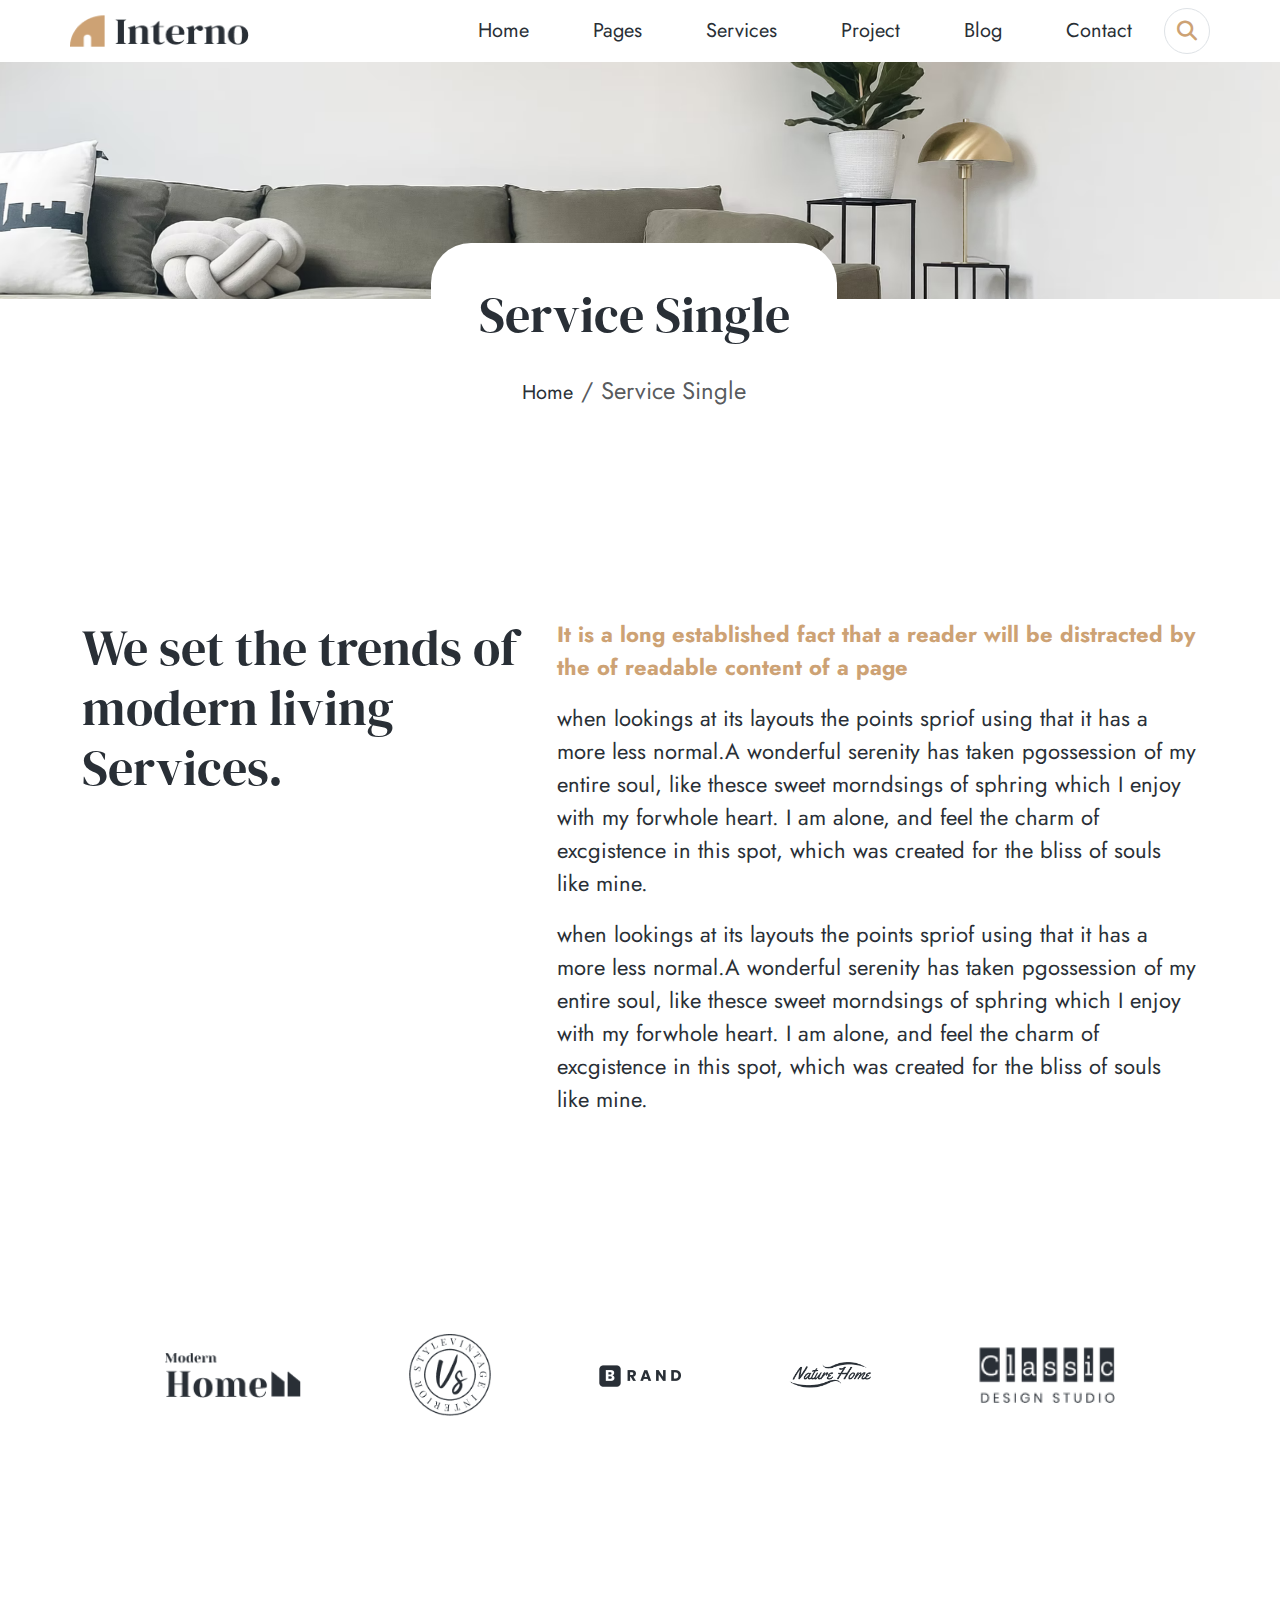
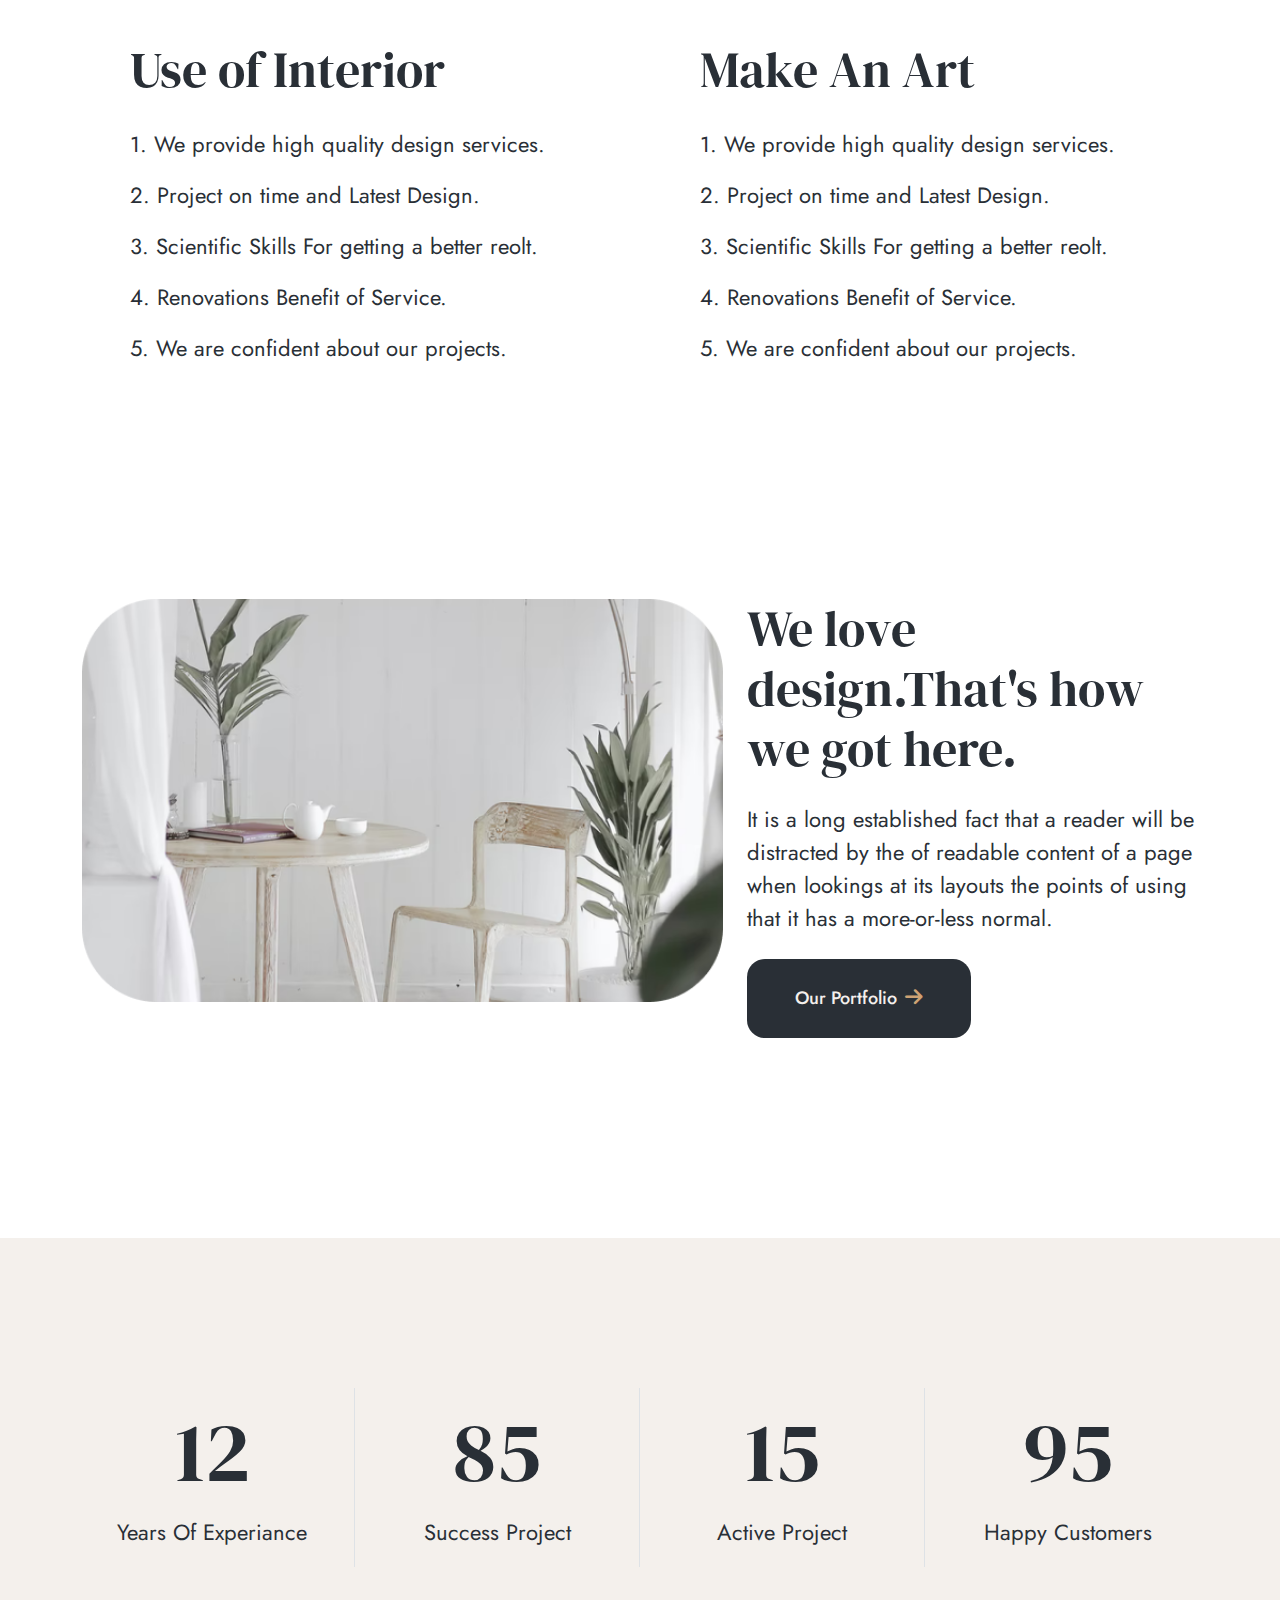
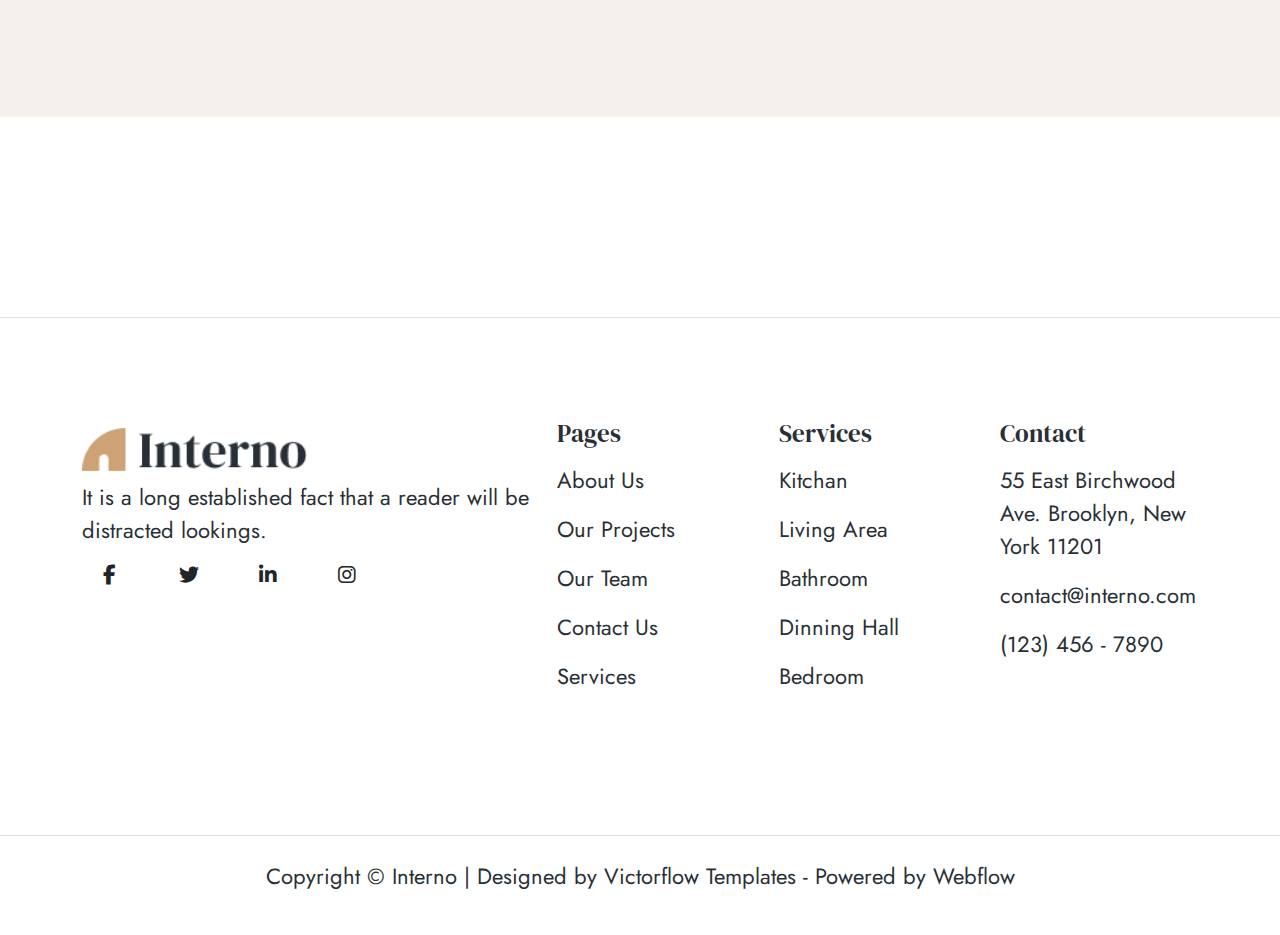
<file: pages/service_single.html>
<!DOCTYPE html>
<html lang="en">
<head>
    <meta charset="UTF-8">
    <meta name="viewport" content="width=device-width, initial-scale=1.0">
    <link rel="preconnect" href="https://fonts.googleapis.com">
    <link rel="preconnect" href="https://fonts.gstatic.com" crossorigin>
    <link href="https://fonts.googleapis.com/css2?family=Jost:ital,wght@0,100..900;1,100..900&display=swap" rel="stylesheet">
    <link rel="stylesheet" href="../assests/css/bootstrap.css">
    <link rel="stylesheet" href="../assests/css/fontawesome/css/all.css">
    <link rel="stylesheet" href="../assests/css/service_single.css">
    <link rel="stylesheet" href="../assests/css/stylesguide.css">
    <link rel="stylesheet" href="../assests/css/responsive.css">
    <title>Service Single</title>
</head>
<body>
    <div class="header">
        <div class="container">
            <div class="row">
                <nav class="navbar">
                    <div class="col-4 col-md-2">
                        <a class="navbar-brand" href="../index.html"><img src="../assests/img/Logo.png" alt="Logo"></a>
                    </div>
                    <div class="col-4 icon-bars">
                        <div class="border-search-rps d-flex align-items-center border" id="searchRps">
                            <input class="search-rps" onkeyup="showContentSearch(event, true)" type="search">
                            <i class="fa-solid fa-magnifying-glass" onclick="showSearchRps()"></i>
                            <div class="search-content"></div>
                        </div>
                        <i class="fa-solid fa-bars icon-navbars border px-2 py-1 rounded-3" onclick="showNav()"></i>
                    </div>
                    <div class="col-8 col-md-10 main-nav">
                        <div class="main-menu">
                            <ul class="item-menu m-0">
                                <li class="sub-menu"><a href="../index.html">Home</a></li>
                                <li class="sub-menu">
                                    <a href="#">Pages</a>
                                    <ul class="drop-item rounded-bottom-4">
                                        <li>
                                            <a class="fs-6" href="../pages/about.html">About</a>
                                        </li>
                                        <li>
                                            <a class="fs-6 rounded-bottom-4" href="../pages/team.html">Team</a>
                                        </li>
                                    </ul>
                                    <div class="icon-caret">
                                        <i class="fa-solid fa-caret-down"></i>
                                    </div>
                                </li>
                                <li class="sub-menu">
                                    <a href="../pages/services.html">Services</a>
                                    <ul class="drop-item rounded-bottom-4">
                                        <li>
                                            <a class="fs-6 rounded-bottom-4" href="../pages/service_single.html">Service Single</a>
                                        </li>
                                    </ul>
                                    <div class="icon-caret">
                                        <i class="fa-solid fa-caret-down"></i>
                                    </div>
                                </li>
                                <li class="sub-menu">
                                    <a href="../pages/project.html">Project</a>
                                    <ul class="drop-item rounded-bottom-4">
                                        <li>
                                            <a class="fs-6 rounded-bottom-4" href="../pages/pricing.html">Pricing</a>
                                        </li>
                                    </ul>
                                    <div class="icon-caret">
                                        <i class="fa-solid fa-caret-down"></i>
                                    </div>
                                </li>
                                <li class="sub-menu">
                                    <a href="../pages/blog.html">Blog</a>
                                </li>
                                <li class="sub-menu">
                                    <a href="../pages/contact.html">Contact</a>
                                    <ul class="drop-item rounded-bottom-4">
                                        <li>
                                            <a class="fs-6" href="../pages/faq.html">Faq's</a>
                                        </li>
                                        <li>
                                            <a class="fs-6 rounded-bottom-4" href="../pages/changelog.html">Changelog</a>
                                        </li>
                                    </ul>
                                    <div class="icon-caret">
                                        <i class="fa-solid fa-caret-down"></i>
                                    </div>
                                </li>
                                <div class="border-search border" id="search">
                                    <input class="search" onkeyup="showContentSearch(event)" type="search" placeholder="Search">
                                    <i class="fa-solid fa-magnifying-glass" onclick="showInputSearch()"></i>
                                    <div class="search-content"></div>
                                </div>
                            </ul>
                        </div>
                    </div>
                </nav>
            </div>
        </div>
    </div>

    <div class="body">
        <div class="container-fluid content banner-page">
            <div class="row me-0 item-none">
                <div class="col-6 col-sm-4 col-md-4 d-flex justify-content-center m-auto">
                    <div class="text-banner-pages bg-white text-center">
                        <h1>Service Single</h1>
                        <nav aria-label="breadcrumb">
                            <ol class="breadcrumb d-flex justify-content-center">
                              <li class="breadcrumb-item fs-4"><a href="../index.html">Home</a></li>
                              <li class="breadcrumb-item fs-4 active" aria-current="page">Service Single</li>
                            </ol>
                        </nav>
                    </div>
                </div>
            </div>
        </div>
        <div class="container content">
            <div class="row">
                <div class="col-12 col-md-5">
                    <h1 class="me-1">
                        We set the trends of modern living Services.
                    </h1>
                </div>
                <div class="col-12 col-md-7">
                    <p class="fw-bold color-primary-text1">It is a long established fact that a reader will be distracted by the of readable content of a page</p>
                    <p>
                        when lookings at its layouts the points spriof using that it has a more
                        less normal.A wonderful serenity has taken pgossession of my entire soul,
                        like thesce sweet morndsings of sphring which I enjoy with my forwhole heart.
                        I am alone, and feel the charm of    excgistence in this spot, 
                        which was created for the bliss of souls like mine.
                    </p>
                    <p>
                        when lookings at its layouts the points spriof using that it has a more
                        less normal.A wonderful serenity has taken pgossession of my entire soul,
                        like thesce sweet morndsings of sphring which I enjoy with my forwhole heart.
                        I am alone, and feel the charm of    excgistence in this spot, 
                        which was created for the bliss of souls like mine.
                    </p>
                </div>
            </div>
        </div>
        <div class="container content text-center">
            <div class="row justify-content-center align-items-center">
                <div class="col-6 col-md-2 client-logo mb-4">
                    <img src="../assests/img/01.png" alt="">
                </div>
                <div class="col-6 col-md-2 client-logo mb-4">
                    <img src="../assests/img/02.png" alt="">
                </div>
                <div class="col-6 col-md-2 client-logo mb-4">
                    <img src="../assests/img/03.png" alt="">
                </div>
                <div class="col-6 col-md-2 client-logo mb-4">
                    <img src="../assests/img/04.png" alt="">
                </div>
                <div class="col-6 col-md-2 client-logo mb-4">
                    <img src="../assests/img/05.png" alt="">
                </div>
            </div>
        </div>
        
        <div class="container content">
            <div class="row">
                <div class="col-12 col-md-6 mb-3">
                    <div class="px-5">
                        <h1>Use of Interior</h1>
                        <ul class="fs-5">
                            <li>
                                <p>1. We provide high quality design services.</p>
                            </li>
                            <li>
                                <p>2. Project on time and Latest Design.</p>
                            </li>
                            <li>
                                <p>3. Scientific Skills For getting a better reolt.</p>
                            </li>
                            <li>
                                <p>4. Renovations Benefit of Service.</p>
                            </li>
                            <li>
                                <p>5. We are confident about our projects.</p>
                            </li>
                        <ul>
                    </div>
                </div>
                <div class="col-12 col-md-6">
                    <div class="px-5">
                        <h1>Make An Art</h1>
                        <ul class="fs-5">
                            <li>
                                <p>1. We provide high quality design services.</p>
                            </li>
                            <li>
                                <p>2. Project on time and Latest Design.</p>
                            </li>
                            <li>
                                <p>3. Scientific Skills For getting a better reolt.</p>
                            </li>
                            <li>
                                <p>4. Renovations Benefit of Service.</p>
                            </li>
                            <li>
                                <p>5. We are confident about our projects.</p>
                            </li>
                        <ul>
                    </div>
                </div>
            </div>
        </div>
        <div class="container content">
            <div class="row">
                <div class="col-12 col-md-7 mb-4">
                    <img src="../assests/img/image_item4.png" alt="">
                </div>
                <div class="col-12 col-md-5">
                    <h1 class="mb-4">We love design.That's how we got here.</h1>
                    <p class="mb-4">
                        It is a long established fact that a reader will be distracted by the of readable content of a page
                        when lookings at its layouts the points of using
                        that it has a more-or-less normal.
                    </p>
                    <button class="btn btn-guide btn-secondary color-primary-btn2">Our Portfolio<i class="fa-solid fa-arrow-right ms-2"></i></button>
                </div>
            </div>
        </div>
        <div class="container-fluid content text-center counter color-primary-btn3">
            <div class="container">
                <div class="row">
                    <div class="col-3 border-end">
                        <span class="disply-text color-primary-text1">12</span>
                        <p>Years Of Experiance</p>
                    </div>
                    <div class="col-3 border-end">
                        <span class="disply-text color-primary-text1">85</span>
                        <p>Success Project</p>
                    </div>
                    <div class="col-3 border-end">
                        <span class="disply-text color-primary-text1">15</span>
                        <p>Active Project</p>
                    </div>
                    <div class="col-3">
                        <span class="disply-text color-primary-text1">95</span>
                        <p>Happy Customers</p>
                    </div>
                </div>
            </div>
        </div>
    </div>

    <div class="footer border-top">
        <div class="container content-footer">
            <div class="row">
                <div class="col-12 col-md-5">
                    <a class="logo-footer" href="../index.html">
                        <img class="w-50" src="../assests/img/Logo.png" alt="logo">
                    </a>
                    <p class="text-responsive">It is a long established fact that a reader will be distracted lookings.</p>
                    <div class="row text-center mb-4 logo-footer">
                        <div class="col-2">
                            <i class="fa-brands fa-facebook-f"></i>
                        </div>
                        <div class="col-2">
                            <i class="fa-brands fa-twitter"></i>
                        </div>
                        <div class="col-2">
                            <i class="fa-brands fa-linkedin-in"></i>
                        </div>
                        <div class="col-2">
                            <i class="fa-brands fa-instagram"></i>
                        </div>
                    </div>
                </div>
                <div class="col-12 col-md-7">
                    <div class="row">
                        <div class="col-4 text-footer">
                            <h3>Pages</h3>
                            <ul class="navbar-nav">
                                <li class="nav-item">
                                    <a class="nav-link" href="./index.html">About Us</a>
                                </li>
                                <li class="nav-item">
                                    <a class="nav-link" href="#">Our Projects</a>
                                </li>
                                <li class="nav-item">
                                    <a class="nav-link" href="#">Our Team</a>
                                </li>
                                <li class="nav-item">
                                    <a class="nav-link" href="#">Contact Us</a>
                                </li>
                                <li class="nav-item">
                                    <a class="nav-link" href="#">Services</a>
                                </li>
                            </ul>
                        </div>
                        <div class="col-4 text-footer">
                            <h3>Services</h3>
                            <ul class="navbar-nav">
                                <li class="nav-item">
                                    <a class="nav-link" href="./index.html">Kitchan</a>
                                </li>
                                <li class="nav-item">
                                    <a class="nav-link" href="#">Living Area</a>
                                </li>
                                <li class="nav-item">
                                    <a class="nav-link" href="#">Bathroom</a>
                                </li>
                                <li class="nav-item">
                                    <a class="nav-link" href="#">Dinning Hall</a>
                                </li>
                                <li class="nav-item">
                                    <a class="nav-link" href="#">Bedroom</a>
                                </li>
                            </ul>
                        </div>
                        <div class="col-4 text-footer">
                            <h3>Contact</h3>
                            <ul class="navbar-nav">
                                <li class="nav-item">
                                    <a class="nav-link" href="./index.html">55 East Birchwood Ave. Brooklyn, New York 11201</a>
                                </li>
                                <li class="nav-item">
                                    <a class="nav-link" href="#">contact@interno.com</a>
                                </li>
                                <li class="nav-item">
                                    <a class="nav-link" href="#">(123) 456 - 7890</a>
                                </li>
                            </ul>
                        </div>
                    </div>
                </div>
            </div>
        </div>
        <p class="text-center border-top copyright">Copyright © Interno | Designed by Victorflow Templates - Powered by Webflow</p>
    </div>
</body>

<script src="../assests/js/jquery-3.7.1.min.js"></script>
<script src="../assests/slick/slick.js"></script>
<script src="../assests/js/bootstrap.js"></script>
<script src="../assests/js/index.js"></script>

</html>
</file>
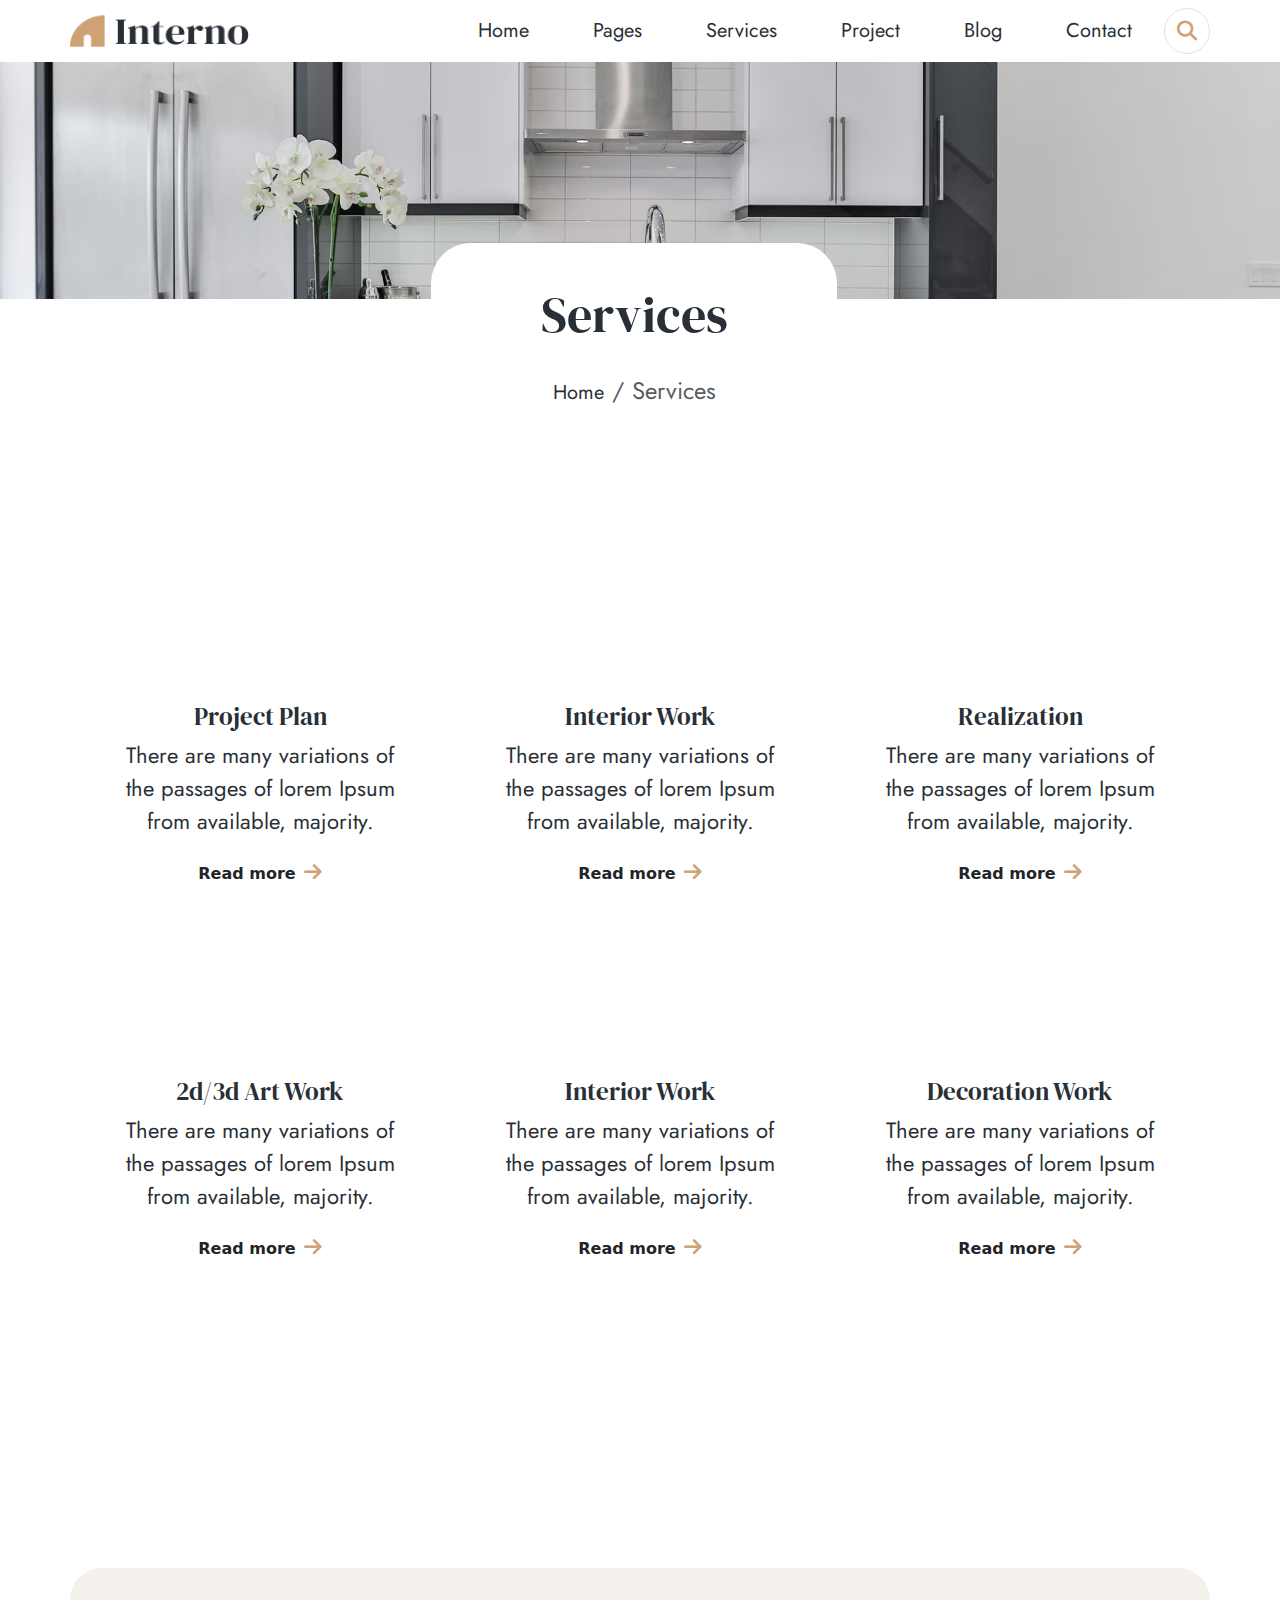
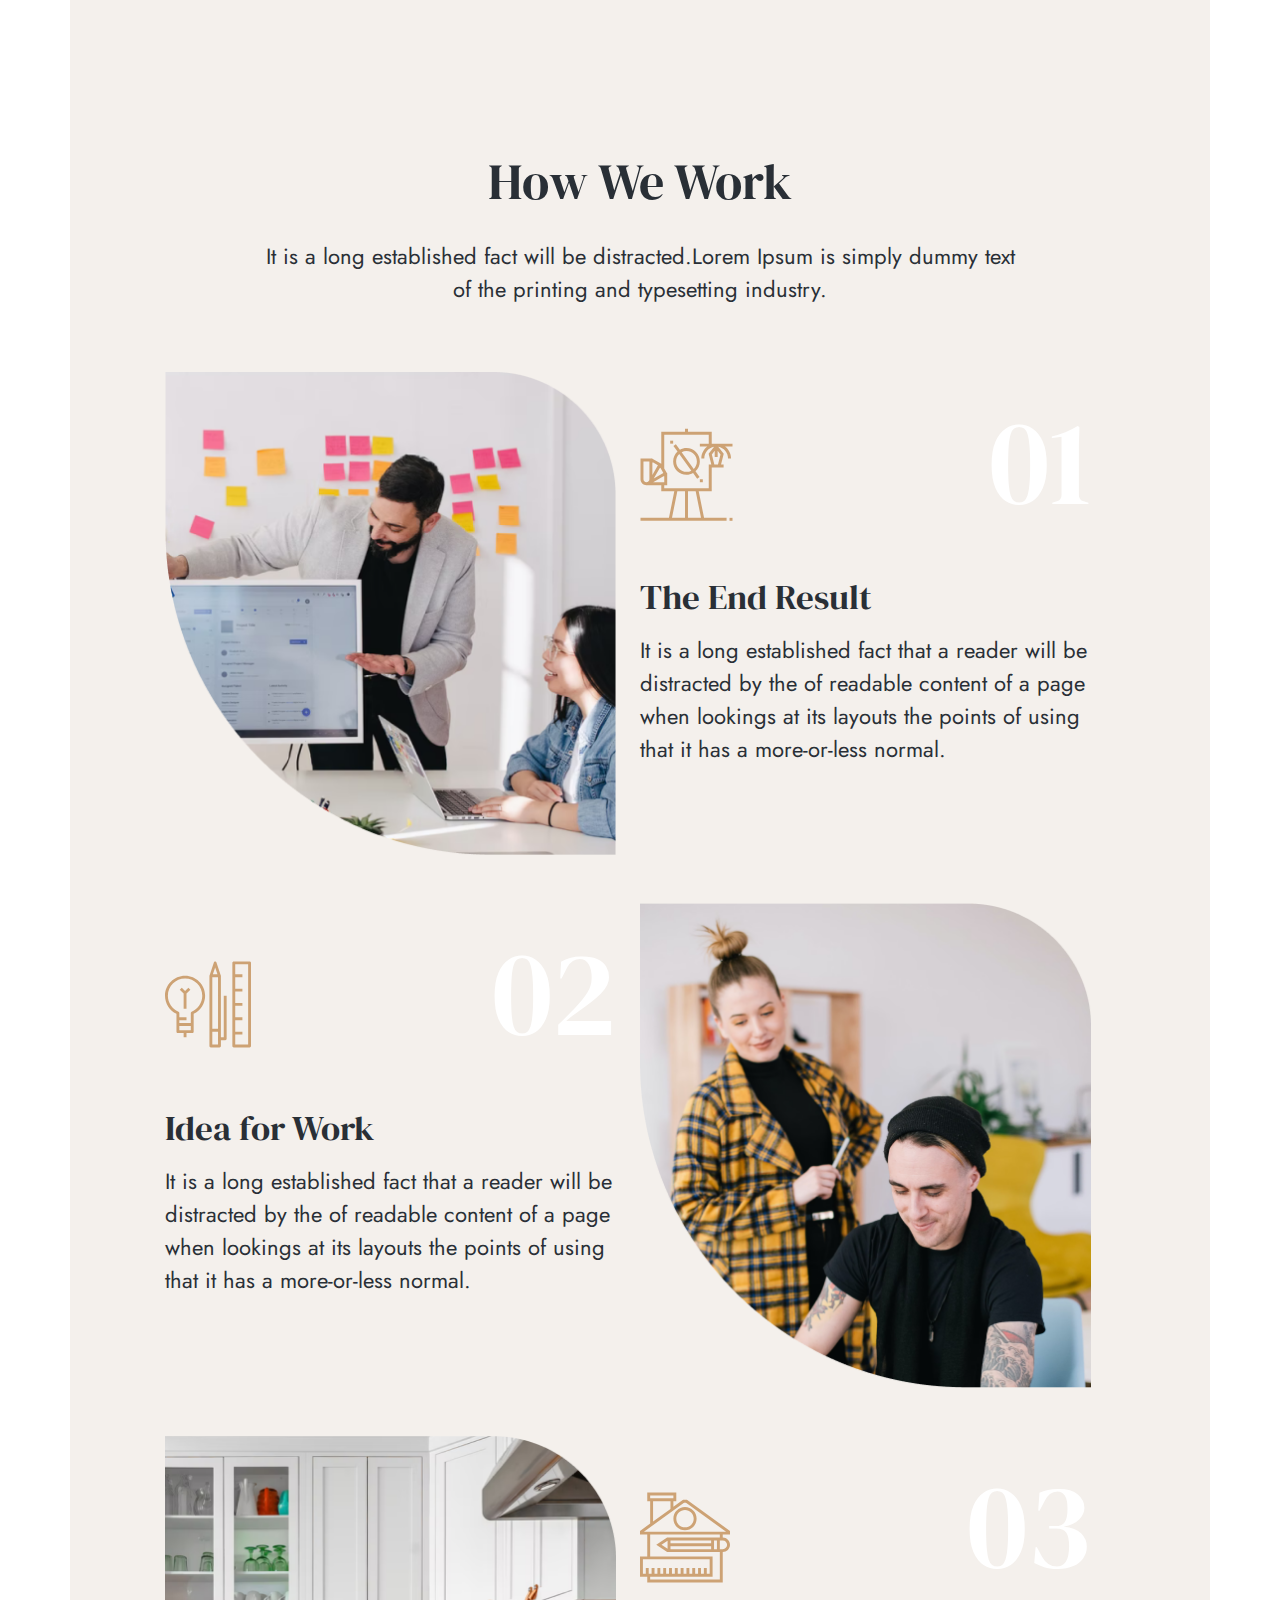
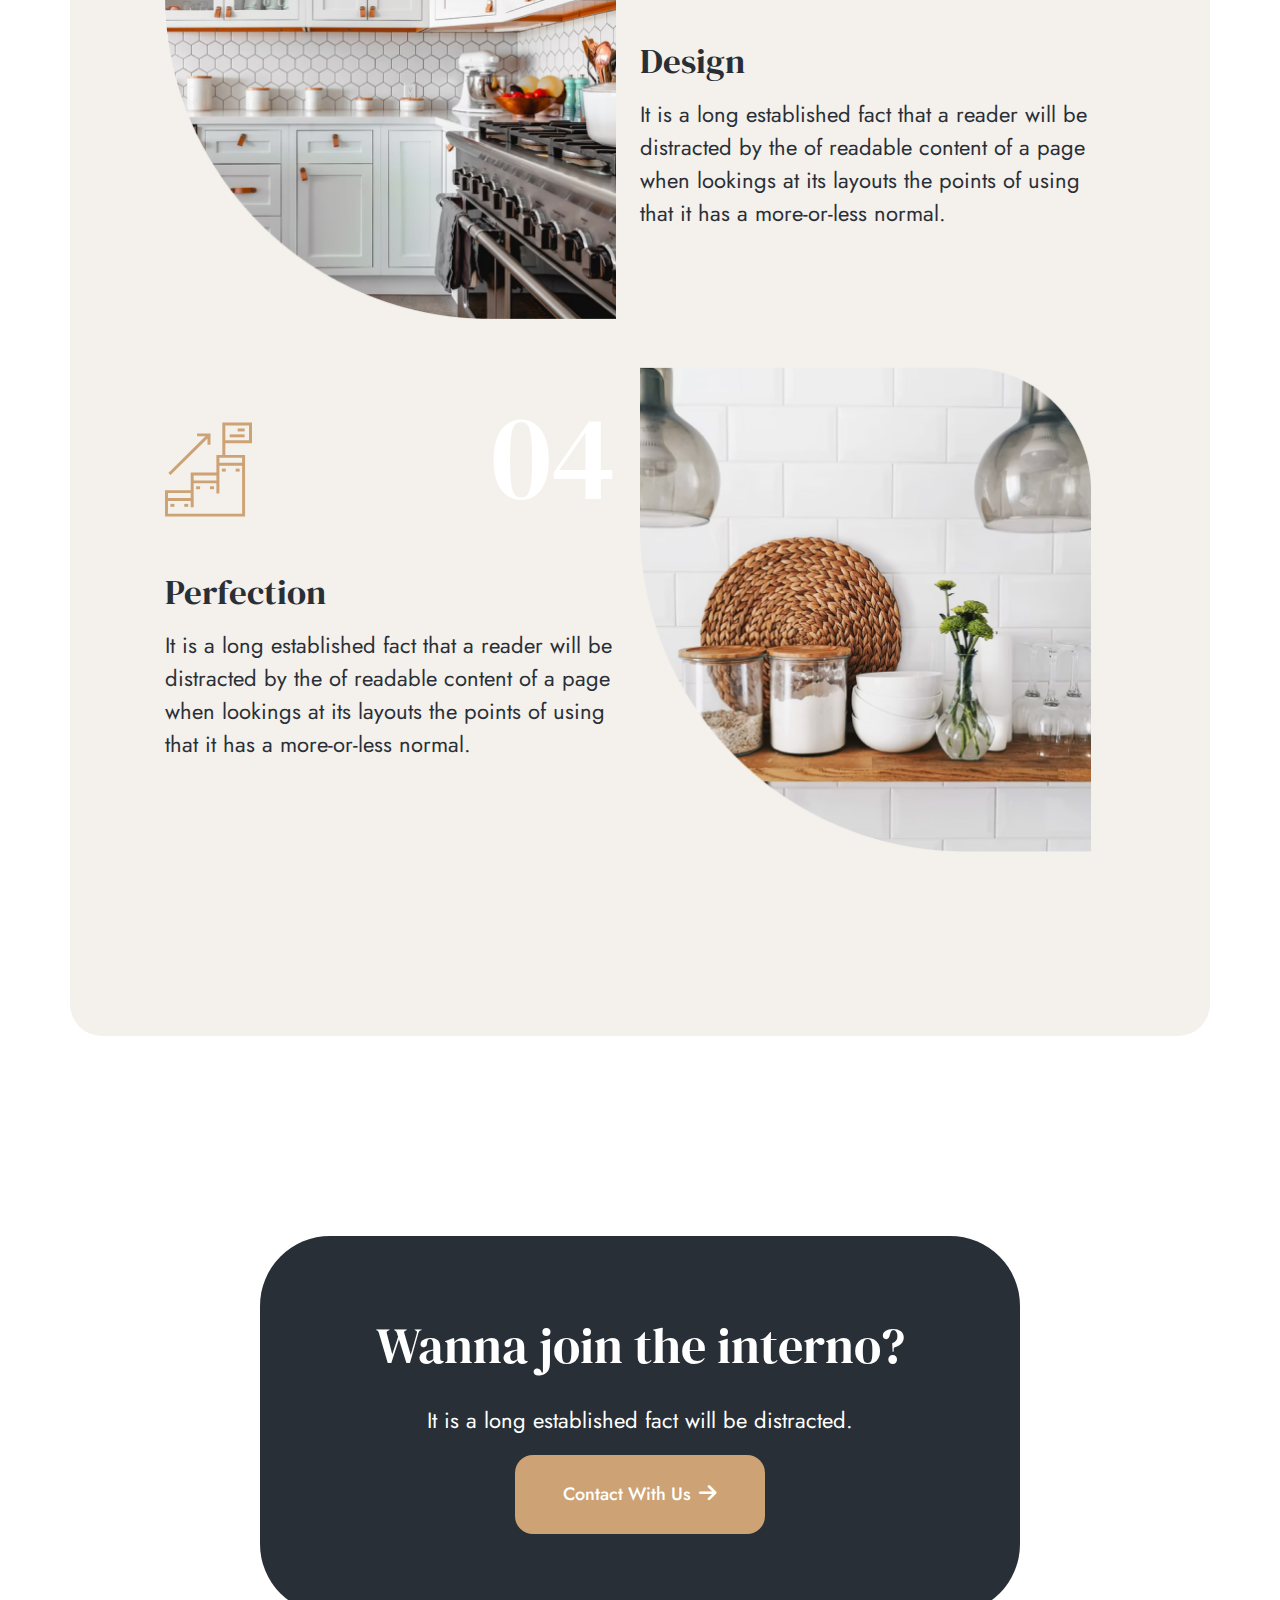
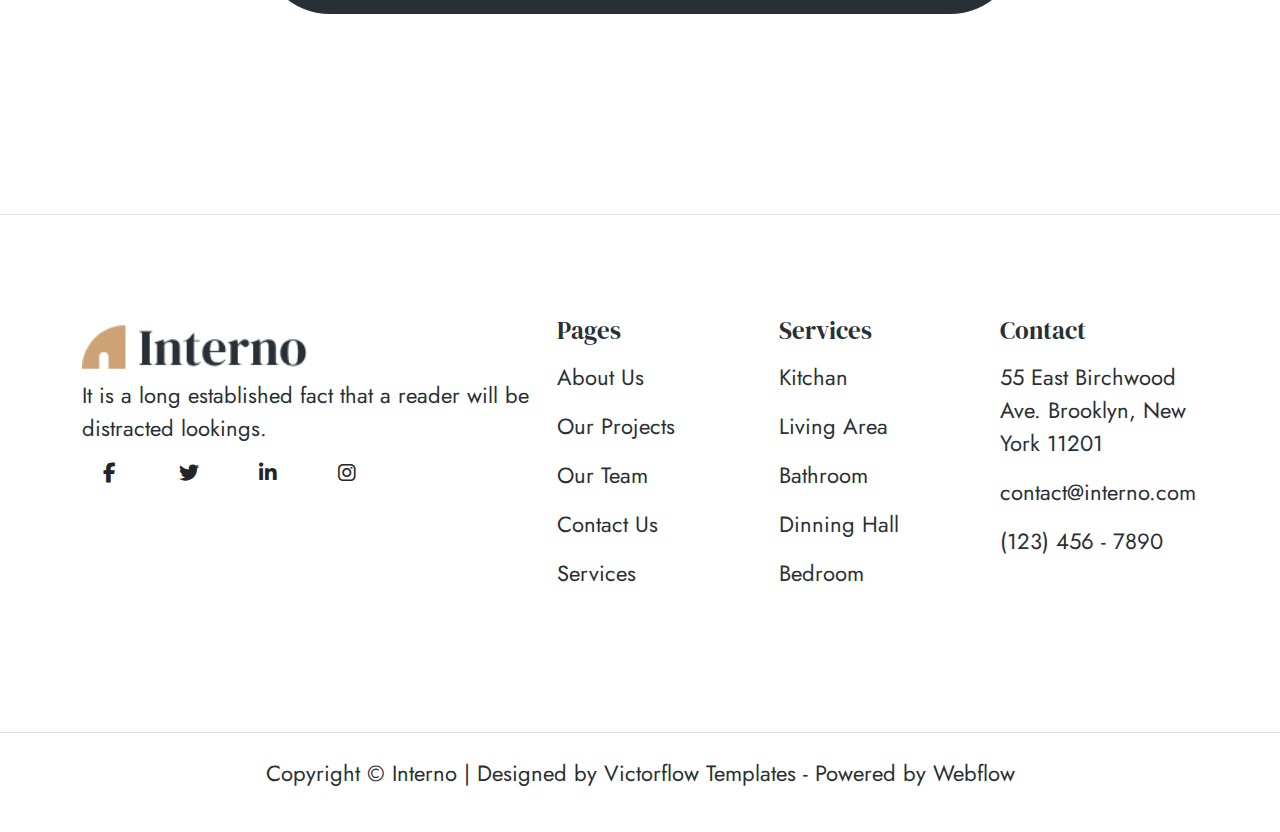
<file: pages/services.html>
<!DOCTYPE html>
<html lang="en">
<head>
    <meta charset="UTF-8">
    <meta name="viewport" content="width=device-width, initial-scale=1.0">
    <link rel="preconnect" href="https://fonts.googleapis.com">
    <link rel="preconnect" href="https://fonts.gstatic.com" crossorigin>
    <link href="https://fonts.googleapis.com/css2?family=Jost:ital,wght@0,100..900;1,100..900&display=swap" rel="stylesheet">
    <link rel="stylesheet" href="../assests/css/bootstrap.css">
    <link rel="stylesheet" href="../assests/css/fontawesome/css/all.css">
    <link rel="stylesheet" href="../assests/css/services.css">
    <link rel="stylesheet" href="../assests/css/stylesguide.css">
    <link rel="stylesheet" href="../assests/css/responsive.css">
    <title>Service</title>
</head>
<body>
    <div class="header">
        <div class="container">
            <div class="row">
                <nav class="navbar">
                    <div class="col-4 col-md-2">
                        <a class="navbar-brand" href="../index.html"><img src="../assests/img/Logo.png" alt="Logo"></a>
                    </div>
                    <div class="col-4 icon-bars">
                        <div class="border-search-rps d-flex align-items-center border" id="searchRps">
                            <input class="search-rps" onkeyup="showContentSearch(event, true)" type="search">
                            <i class="fa-solid fa-magnifying-glass" onclick="showSearchRps()"></i>
                            <div class="search-content"></div>
                        </div>
                        <i class="fa-solid fa-bars icon-navbars border px-2 py-1 rounded-3" onclick="showNav()"></i>
                    </div>
                    <div class="col-8 col-md-10 main-nav">
                        <div class="main-menu">
                            <ul class="item-menu m-0">
                                <li class="sub-menu"><a href="../index.html">Home</a></li>
                                <li class="sub-menu">
                                    <a href="#">Pages</a>
                                    <ul class="drop-item rounded-bottom-4">
                                        <li>
                                            <a class="fs-6" href="../pages/about.html">About</a>
                                        </li>
                                        <li>
                                            <a class="fs-6 rounded-bottom-4" href="../pages/team.html">Team</a>
                                        </li>
                                    </ul>
                                    <div class="icon-caret">
                                        <i class="fa-solid fa-caret-down"></i>
                                    </div>
                                </li>
                                <li class="sub-menu">
                                    <a href="../pages/services.html">Services</a>
                                    <ul class="drop-item rounded-bottom-4">
                                        <li>
                                            <a class="fs-6 rounded-bottom-4" href="../pages/service_single.html">Service Single</a>
                                        </li>
                                    </ul>
                                    <div class="icon-caret">
                                        <i class="fa-solid fa-caret-down"></i>
                                    </div>
                                </li>
                                <li class="sub-menu">
                                    <a href="../pages/project.html">Project</a>
                                    <ul class="drop-item rounded-bottom-4">
                                        <li>
                                            <a class="fs-6 rounded-bottom-4" href="../pages/pricing.html">Pricing</a>
                                        </li>
                                    </ul>
                                    <div class="icon-caret">
                                        <i class="fa-solid fa-caret-down"></i>
                                    </div>
                                </li>
                                <li class="sub-menu">
                                    <a href="../pages/blog.html">Blog</a>
                                </li>
                                <li class="sub-menu">
                                    <a href="../pages/contact.html">Contact</a>
                                    <ul class="drop-item rounded-bottom-4">
                                        <li>
                                            <a class="fs-6" href="../pages/faq.html">Faq's</a>
                                        </li>
                                        <li>
                                            <a class="fs-6 rounded-bottom-4" href="../pages/changelog.html">Changelog</a>
                                        </li>
                                    </ul>
                                    <div class="icon-caret">
                                        <i class="fa-solid fa-caret-down"></i>
                                    </div>
                                </li>
                                <div class="border-search border" id="search">
                                    <input class="search" onkeyup="showContentSearch(event)" type="search" placeholder="Search">
                                    <i class="fa-solid fa-magnifying-glass" onclick="showInputSearch()"></i>
                                    <div class="search-content"></div>
                                </div>
                            </ul>
                        </div>
                    </div>
                </nav>
            </div>
        </div>
    </div>

    <div class="body">
        <div class="container-fluid content banner-page">
            <div class="row me-0 item-none">
                <div class="col-6 col-sm-4 col-md-4 d-flex justify-content-center m-auto">
                    <div class="text-banner-pages bg-white text-center">
                        <h1>Services</h1>
                        <nav aria-label="breadcrumb">
                            <ol class="breadcrumb d-flex justify-content-center">
                              <li class="breadcrumb-item fs-4"><a href="../index.html">Home</a></li>
                              <li class="breadcrumb-item fs-4 active" aria-current="page">Services</li>
                            </ol>
                        </nav>
                    </div>
                </div>
            </div>
        </div>
        <div class="container content">
            <div class="row">
                <div class="col-12 col-md-4 text-center plan">
                    <h3>Project Plan</h3>
                    <p>
                        There are many variations of the passages of lorem Ipsum from available, majority.
                    </p>
                    <a href="#" class="btn fw-bold hoverRead">Read more<i class="fa-solid fa-arrow-right ms-2"></i></a>
                </div>
                <div class="col-12 col-md-4 text-center plan">
                    <h3>Interior Work</h3>
                    <p>
                        There are many variations of the passages of lorem Ipsum from available, majority.
                    </p>
                    <a href="#" class="btn fw-bold hoverRead">Read more<i class="fa-solid fa-arrow-right ms-2"></i></a>
                </div>
                <div class="col-12 col-md-4 text-center plan">
                    <h3>Realization</h3>
                    <p>
                        There are many variations of the passages of lorem Ipsum from available, majority.
                    </p>
                    <a href="#" class="btn fw-bold hoverRead">Read more<i class="fa-solid fa-arrow-right ms-2"></i></a>
                </div>
            </div>
            <div class="row">
                <div class="col-12 col-md-4 text-center plan">
                    <h3>2d/3d Art Work</h3>
                    <p>
                        There are many variations of the passages of lorem Ipsum from available, majority.
                    </p>
                    <a href="#" class="btn fw-bold hoverRead">Read more<i class="fa-solid fa-arrow-right ms-2"></i></a>
                </div>
                <div class="col-12 col-md-4 text-center plan">
                    <h3>Interior Work</h3>
                    <p>
                        There are many variations of the passages of lorem Ipsum from available, majority.
                    </p>
                    <a href="#" class="btn fw-bold hoverRead">Read more<i class="fa-solid fa-arrow-right ms-2"></i></a>
                </div>
                <div class="col-12 col-md-4 text-center plan">
                    <h3>Decoration Work</h3>
                    <p>
                        There are many variations of the passages of lorem Ipsum from available, majority.
                    </p>
                    <a href="#" class="btn fw-bold hoverRead">Read more<i class="fa-solid fa-arrow-right ms-2"></i></a>
                </div>
            </div>
        </div>
        <div class="container testimonial content rounded-5">
            <div class="row my-5">
                <div class="col-8 text-center m-auto py-5">
                    <h1>How We Work</h1>
                    <p>It is a long established fact  will be distracted.Lorem Ipsum is simply dummy text of the printing and typesetting industry.</p>
                </div>
                <div class="row justify-content-center mb-5">
                    <div class="item-none col-12 col-md-5 text-center">
                        <img src="../assests/img/item_services1.png" alt="">
                    </div>
                    <div class="col-12 col-md-5">
                        <div class="d-flex justify-content-between align-items-center">
                            <div class="icon">
                                <svg width="93" height="93" viewBox="0 0 93 93" fill="none" xmlns="http://www.w3.org/2000/svg">
                                    <path d="M92.5 89.8347H89.5322V92.8025H92.5V89.8347Z" fill="#CDA274" />
                                    <path
                                        d="M71.7258 15.6412V3.77023H47.9839V0.80249H45.0161V3.77023H21.2742V35.833L12.371 
                                        30.6932V30.4799H12.0037L11.6828 30.2944L11.5752 30.4799H0.5V51.2541C0.5 54.5279 
                                        3.16169 57.1896 6.43548 57.1896H21.2742V63.1251H34.3026L28.9606 89.8347H0.5V92.8025H86.5645V89.8347H64.0394L58.6974 
                                        63.1251H71.7258V39.3831H83.5968V36.4154H81.0445L83.7303 25.6759L78.2289 18.8C83.799 19.7756 88.0484 24.6353 88.0484 
                                        30.4799H91.0161C91.0161 25.6239 88.6605 21.317 85.0417 18.6089H92.5V15.6412H71.7258ZM9.40323 51.2541C9.40323 52.8901 
                                        8.07145 54.2218 6.43548 54.2218C4.79952 54.2218 3.46774 52.8901 3.46774 51.2541V33.4477H9.40323V51.2541ZM20.3709 
                                        39.7819L23.3386 44.9198L13.7491 50.4584L19.6827 40.1789L20.3709 39.7819ZM12.371 35.0391L12.7698 34.3472L17.9077 
                                        37.315L12.371 46.9082V35.0391ZM13.163 54.2218L23.4444 48.2864H24.2419V54.2218H13.163ZM45.0161 89.8347H31.9877L37.3297 
                                        63.1251H45.0161V89.8347ZM61.0123 89.8347H47.9839V63.1251H55.6703L61.0123 89.8347ZM68.6245 25.6759L71.3103 
                                        36.4154H68.7581V60.1573H24.2419V57.1896H27.2097V46.1125L27.3933 46.0049L27.2097 45.6877V45.3186H26.9964L24.2419 
                                        40.548V6.73797H68.7581V15.6412H59.8548V18.6089H67.3131C63.6944 21.317 61.3387 25.6239 61.3387 30.4799H64.3065C64.3065 
                                        24.6353 68.5559 19.7756 74.126 18.7981L68.6245 25.6759ZM80.4955 26.3826L77.9877 36.4154H74.3671L71.8594 26.3807L74.6936 
                                        22.838V28.996H77.6613V22.8398L80.4955 26.3826Z"
                                        fill="#CDA274" />
                                    <path d="M33.1451 12.6734H30.1774V15.6411H33.1451V12.6734Z"
                                        fill="#CDA274" />
                                    <path d="M62.8225 51.2541H59.8548V54.2218H62.8225V51.2541Z"
                                        fill="#CDA274" />
                                    <path
                                        d="M59.8549 33.4476C59.8549 26.0839 53.8637 20.0927 46.5 20.0927C44.0999 20.0927 41.8499 20.7382 39.9005 21.8511L35.8291 
                                        16.2532L33.429 17.9986L37.5059 23.604C34.8331 26.0468 33.1452 29.5487 33.1452 33.4476C33.1452 40.8113 39.1363 46.8024 46.5 
                                        46.8024C48.9002 46.8024 51.1501 46.1569 53.0995 45.044L57.1709 50.6419L59.5711 48.8965L55.4941 43.2912C58.167 40.8484 59.8549 
                                        37.3465 59.8549 33.4476ZM46.5 43.8347C40.7741 43.8347 36.1129 39.1735 36.1129 33.4476C36.1129 30.5355 37.3223 27.9016 39.2606 
                                        26.0152L51.343 42.6309C49.8944 43.3951 48.2491 43.8347 46.5 43.8347ZM41.657 24.2661C43.1057 23.5001 44.7509 23.0605 46.5 
                                        23.0605C52.2259 23.0605 56.8871 27.7217 56.8871 33.4476C56.8871 36.3597 55.6778 38.9936 53.7395 40.8799L41.657 24.2661Z"
                                        fill="#CDA274" />
                                </svg>
                            </div>
                            <span class="disply-text-big text-white">01</span>
                        </div>
                        <h2 class="mb-3">The End Result</h2>
                        <p>
                            It is a long established fact that a reader will be distracted by the of readable content of a page
                            when lookings at its layouts the points of using
                            that it has a more-or-less normal.
                        </p>
                    </div>
                    <div class="item-block col-12 col-md-5 text-center">
                        <img src="../assests/img/item_services1.png" alt="">
                    </div>
                </div>
                <div class="row justify-content-center mb-5">
                    <div class="col-12 col-md-5">
                        <div class="d-flex justify-content-between align-items-center">
                            <div class="icon">
                                <svg width="86" height="87" viewBox="0 0 86 87" fill="none" xmlns="http://www.w3.org/2000/svg">
                                    <path
                                        d="M58.7669 76.3741H55.9003V69.2075V14.7408C55.9003 14.4541 55.7569 14.0241 55.6136 13.8808L51.4569 
                                        1.4108C51.3136 0.837471 50.7403 0.407471 50.1669 0.407471C49.5936 0.407471 49.0203 0.837471 48.8769 
                                        1.4108L44.7203 13.8808C44.5769 14.1675 44.4336 14.4541 44.4336 14.7408V69.2075V84.9741C44.4336 85.8341 
                                        45.0069 86.4075 45.8669 86.4075H54.4669C55.3269 86.4075 55.9003 85.8341 55.9003 84.9741V79.2408H60.2003C61.0603 
                                        79.2408 61.6336 78.6675 61.6336 77.8075V34.8075H58.7669V76.3741ZM47.3003 16.1741H53.0336V67.7741H47.3003V16.1741ZM50.1669 
                                        6.42747L52.4603 13.3075H47.8736L50.1669 6.42747ZM53.0336 83.5408H47.3003V70.6408H53.0336V83.5408Z"
                                        fill="#CDA274" />
                                    <path
                                        d="M84.5662 0.407471H68.7995C67.9395 0.407471 67.3662 0.980804 67.3662 1.8408V84.9741C67.3662 85.8341 67.9395 
                                        86.4075 68.7995 86.4075H84.5662C85.4262 86.4075 85.9995 85.8341 85.9995 84.9741V1.8408C85.9995 0.980804 85.4262 0.407471 84.5662 
                                        0.407471ZM83.1329 83.5408H70.2329V73.5075H77.3995V70.6408H70.2329V59.1741H77.3995V56.3075H70.2329V44.8408H77.3995V41.9741H70.2329V30.5075H77.3995V27.6408H70.2329V16.1741H77.3995V13.3075H70.2329V3.27414H83.1329V83.5408Z"
                                        fill="#CDA274" />
                                    <path d="M20.0667 14.7408C9.03 14.7408 0 23.7708 0 34.8075C0 42.5475 4.44333 49.5708 11.4667 52.8675V63.4742V70.6408C11.4667 
                                            71.5008 12.04 72.0742 12.9 72.0742H18.6333V76.3742H21.5V72.0742H27.2333C28.0933 72.0742 28.6667 71.5008 28.6667 70.6408V63.4742V52.8675C35.69 
                                            49.5708 40.1333 42.5475 40.1333 34.8075C40.1333 23.7708 31.1033 14.7408 20.0667 14.7408ZM25.8 69.2075H14.3333V64.9075H25.8V69.2075ZM26.66 
                                            50.7175C26.0867 50.8608 25.8 51.4342 25.8 52.0075V62.0408H14.3333V59.1742H21.5V56.3075H14.3333V52.0075C14.3333 51.4342 14.0467 50.8608 
                                            13.4733 50.7175C7.02333 47.9942 2.86667 41.6875 2.86667 34.8075C2.86667 25.3475 10.6067 17.6075 20.0667 17.6075C29.5267 17.6075 37.2667 
                                            25.3475 37.2667 34.8075C37.2667 41.6875 33.11 47.9942 26.66 50.7175Z"
                                        fill="#CDA274" />
                                    <path
                                        d="M23.3637 26.6375L20.067 29.9341L16.7703 26.6375L14.7637 28.6441L18.6337 32.5141V47.7075H21.5003V32.5141L25.3703 28.6441L23.3637 26.6375Z"
                                        fill="#CDA274" />
                                </svg>
                            </div>
                            <span class="disply-text-big text-white">02</span>
                        </div>
                        <h2 class="mb-3">Idea for Work</h2>
                        <p>
                            It is a long established fact that a reader will be distracted by the of readable content of a page
                            when lookings at its layouts the points of using
                            that it has a more-or-less normal.
                        </p>
                    </div>
                    <div class="col-12 col-md-5 text-center">
                        <img src="../assests/img/item_services2.png" alt="">
                    </div>
                </div>
                <div class="row justify-content-center mb-5">
                    <div class="item-none col-12 col-md-5 text-center">
                        <img src="../assests/img/item_services3.png" alt="">
                    </div>
                    <div class="col-12 col-md-5">
                        <div class="d-flex justify-content-between align-items-center">
                            <div class="icon">
                                <svg width="90" height="91" viewBox="0 0 90 91" fill="none" xmlns="http://www.w3.org/2000/svg">
                                    <path
                                        d="M90 42.6092V38.9639L46.9216 7.77052H43.0784L33.3871 14.7872V9.22213H36.2903V0.512451H7.25806V9.22213H10.1613V31.606L0 
                                        38.9639V42.6092H7.25806V64.3834H0V84.706H7.25806V90.5125H82.7419V60.0286C86.7448 60.0286 90 56.7733 90 52.7705C90 48.7677 
                                        86.7448 45.5125 82.7419 45.5125V42.6092H90ZM10.1613 3.41568H33.3871V6.3189H10.1613V3.41568ZM30.4839 9.22213V16.8903L13.0645 
                                        29.5048V9.22213H30.4839ZM5.80645 75.9963V81.8028H2.90323V67.2866H69.6774V81.8028H66.7742V75.9963H63.871V81.8028H60.9677V75.9963H58.0645V81.8028H55.1613V75.9963H52.2581V81.8028H49.3548V75.9963H46.4516V81.8028H43.5484V75.9963H40.6452V81.8028H37.7419V75.9963H34.8387V81.8028H31.9355V75.9963H29.0323V81.8028H26.129V75.9963H23.2258V81.8028H20.3226V75.9963H17.4194V81.8028H14.5161V75.9963H11.6129V81.8028H8.70968V75.9963H5.80645ZM79.8387 87.6092H10.1613V84.706H72.5807V64.3834H10.1613V42.6092H79.8387V45.5125H27.1415L16.2544 
                                        52.7705L27.1415 60.0286H79.8387V87.6092ZM76.9355 48.4157V57.1254H74.0323V48.4157H76.9355ZM30.4839 51.3189V48.4157H71.129V51.3189H30.4839ZM71.129 54.2221V57.1254H30.4839V54.2221H71.129ZM27.5806 48.7096V56.8332L21.4875 52.7705L27.5806 48.7096ZM87.0968 52.7705C87.0968 55.1711 85.1425 57.1254 82.7419 57.1254H79.8387V48.4157H82.7419C85.1425 48.4157 87.0968 50.3699 87.0968 52.7705ZM3.92661 39.706L44.0183 10.6737H45.9817L86.0734 39.706H3.92661Z"
                                        fill="#CDA274" />
                                    <path
                                        d="M45 15.0281C38.5966 15.0281 33.3871 20.2376 33.3871 26.641C33.3871 33.0444 38.5966 38.2539 45 38.2539C51.4034 38.2539 
                                        56.6129 33.0444 56.6129 26.641C56.6129 20.2376 51.4034 15.0281 45 15.0281ZM45 35.3507C40.197 35.3507 36.2903 31.444 36.2903 
                                        26.641C36.2903 21.838 40.197 17.9313 45 17.9313C49.803 17.9313 53.7097 21.838 53.7097 26.641C53.7097 31.444 49.803 35.3507 45 35.3507Z"
                                        fill="#CDA274" />
                                </svg>
                            </div>
                            <span class="disply-text-big text-white">03</span>
                        </div>
                        <h2 class="mb-3">Design</h2>
                        <p>
                            It is a long established fact that a reader will be distracted by the of readable content of a page
                            when lookings at its layouts the points of using
                            that it has a more-or-less normal.
                        </p>
                    </div>
                    <div class="item-block col-12 col-md-5 text-center">
                        <img src="../assests/img/item_services3.png" alt="">
                    </div>
                </div>
                <div class="row justify-content-center mb-5">
                    <div class="col-12 col-md-5">
                        <div class="d-flex justify-content-between align-items-center">
                            <div class="icon">
                                <svg width="87" height="95" viewBox="0 0 87 95" fill="none" xmlns="http://www.w3.org/2000/svg">
                                    <path
                                        d="M87 21.1799V0.617432H57.3407V32.9299H51.4088V50.5549H25.7053V68.1799H0V94.6174H80.0801V32.9299H60.3066V21.1799H87ZM60.3066 3.55493H84.0341V18.2424H60.3066V3.55493ZM28.6713 53.4924H51.4107V58.3889H28.6713V53.4924ZM2.96593 71.1174H25.7053V76.0139H2.96593V71.1174ZM77.1142 91.6799H2.96593V78.9514H25.7053V85.3166H28.6713V61.3264H51.4107V71.6076H54.3766V43.7014H77.1142V91.6799ZM77.1142 35.8674V40.7639H54.3748V35.8674H77.1142Z"
                                        fill="#CDA274" />
                                    <path d="M79.5852 6.49243H72.6653V9.42993H79.5852V6.49243Z" fill="#CDA274" />
                                    <path d="M79.585 12.3674H64.7554V15.3049H79.585V12.3674Z" fill="#CDA274" />
                                    <path
                                        d="M32.1303 11.3889V14.3264H40.4145L3.39966 50.9845L5.49805 53.0628L42.511 16.4028V22.6487H45.4769V11.3889H32.1303Z"
                                        fill="#CDA274" />
                                    <path d="M9.39072 81.8889H5.43677V84.8264H9.39072V81.8889Z" fill="#CDA274" />
                                    <path d="M23.2325 81.8889H19.2786V84.8264H23.2325V81.8889Z" fill="#CDA274" />
                                    <path d="M35.0963 64.2639H31.1423V67.2014H35.0963V64.2639Z" fill="#CDA274" />
                                    <path d="M48.9378 64.2639H44.9839V67.2014H48.9378V64.2639Z" fill="#CDA274" />
                                    <path d="M60.8016 46.6389H56.8477V49.5764H60.8016V46.6389Z" fill="#CDA274" />
                                    <path d="M74.6412 46.6389H70.6873V49.5764H74.6412V46.6389Z" fill="#CDA274" />
                                </svg>
                            </div>
                            <span class="disply-text-big text-white">04 </span>
                        </div>
                        <h2 class="mb-3">Perfection</h2>
                        <p>
                            It is a long established fact that a reader will be distracted by the of readable content of a page
                            when lookings at its layouts the points of using
                            that it has a more-or-less normal.
                        </p>
                    </div>
                    <div class="col-12 col-md-5 text-center">
                        <img src="../assests/img/item_services4.png" alt="">
                    </div>
                </div>
            </div>
        </div>
        <div class="container content">
            <div class="row">
                <div class="col-12 col-md-8 text-center m-auto quotes color-primary-btn2">
                    <h1 class="text-white">Wanna join the interno?</h1>
                    <p class="text-white">It is a long established fact  will be distracted.</p>
                    <button class="btn btn-guide btn-secondary color-primary-btn1 text-white">Contact With Us<i class="fa-solid fa-arrow-right ms-2 text-white"></i></button>
                </div>
            </div>
        </div>
    </div>

    <div class="footer border-top">
        <div class="container content-footer">
            <div class="row">
                <div class="col-12 col-md-5">
                    <a class="logo-footer" href="../index.html">
                        <img class="w-50" src="../assests/img/Logo.png" alt="logo">
                    </a>
                    <p class="text-responsive">It is a long established fact that a reader will be distracted lookings.</p>
                    <div class="row text-center mb-4 logo-footer">
                        <div class="col-2">
                            <i class="fa-brands fa-facebook-f"></i>
                        </div>
                        <div class="col-2">
                            <i class="fa-brands fa-twitter"></i>
                        </div>
                        <div class="col-2">
                            <i class="fa-brands fa-linkedin-in"></i>
                        </div>
                        <div class="col-2">
                            <i class="fa-brands fa-instagram"></i>
                        </div>
                    </div>
                </div>
                <div class="col-12 col-md-7">
                    <div class="row">
                        <div class="col-4 text-footer">
                            <h3>Pages</h3>
                            <ul class="navbar-nav">
                                <li class="nav-item">
                                    <a class="nav-link" href="./index.html">About Us</a>
                                </li>
                                <li class="nav-item">
                                    <a class="nav-link" href="#">Our Projects</a>
                                </li>
                                <li class="nav-item">
                                    <a class="nav-link" href="#">Our Team</a>
                                </li>
                                <li class="nav-item">
                                    <a class="nav-link" href="#">Contact Us</a>
                                </li>
                                <li class="nav-item">
                                    <a class="nav-link" href="#">Services</a>
                                </li>
                            </ul>
                        </div>
                        <div class="col-4 text-footer">
                            <h3>Services</h3>
                            <ul class="navbar-nav">
                                <li class="nav-item">
                                    <a class="nav-link" href="./index.html">Kitchan</a>
                                </li>
                                <li class="nav-item">
                                    <a class="nav-link" href="#">Living Area</a>
                                </li>
                                <li class="nav-item">
                                    <a class="nav-link" href="#">Bathroom</a>
                                </li>
                                <li class="nav-item">
                                    <a class="nav-link" href="#">Dinning Hall</a>
                                </li>
                                <li class="nav-item">
                                    <a class="nav-link" href="#">Bedroom</a>
                                </li>
                            </ul>
                        </div>
                        <div class="col-4 text-footer">
                            <h3>Contact</h3>
                            <ul class="navbar-nav">
                                <li class="nav-item">
                                    <a class="nav-link" href="./index.html">55 East Birchwood Ave. Brooklyn, New York 11201</a>
                                </li>
                                <li class="nav-item">
                                    <a class="nav-link" href="#">contact@interno.com</a>
                                </li>
                                <li class="nav-item">
                                    <a class="nav-link" href="#">(123) 456 - 7890</a>
                                </li>
                            </ul>
                        </div>
                    </div>
                </div>
            </div>
        </div>
        <p class="text-center border-top copyright">Copyright © Interno | Designed by Victorflow Templates - Powered by Webflow</p>
    </div>
</body>

<script src="../assests/js/jquery-3.7.1.min.js"></script>
<script src="../assests/slick/slick.js"></script>
<script src="../assests/js/bootstrap.js"></script>
<script src="../assests/js/index.js"></script>

</html>
</file>
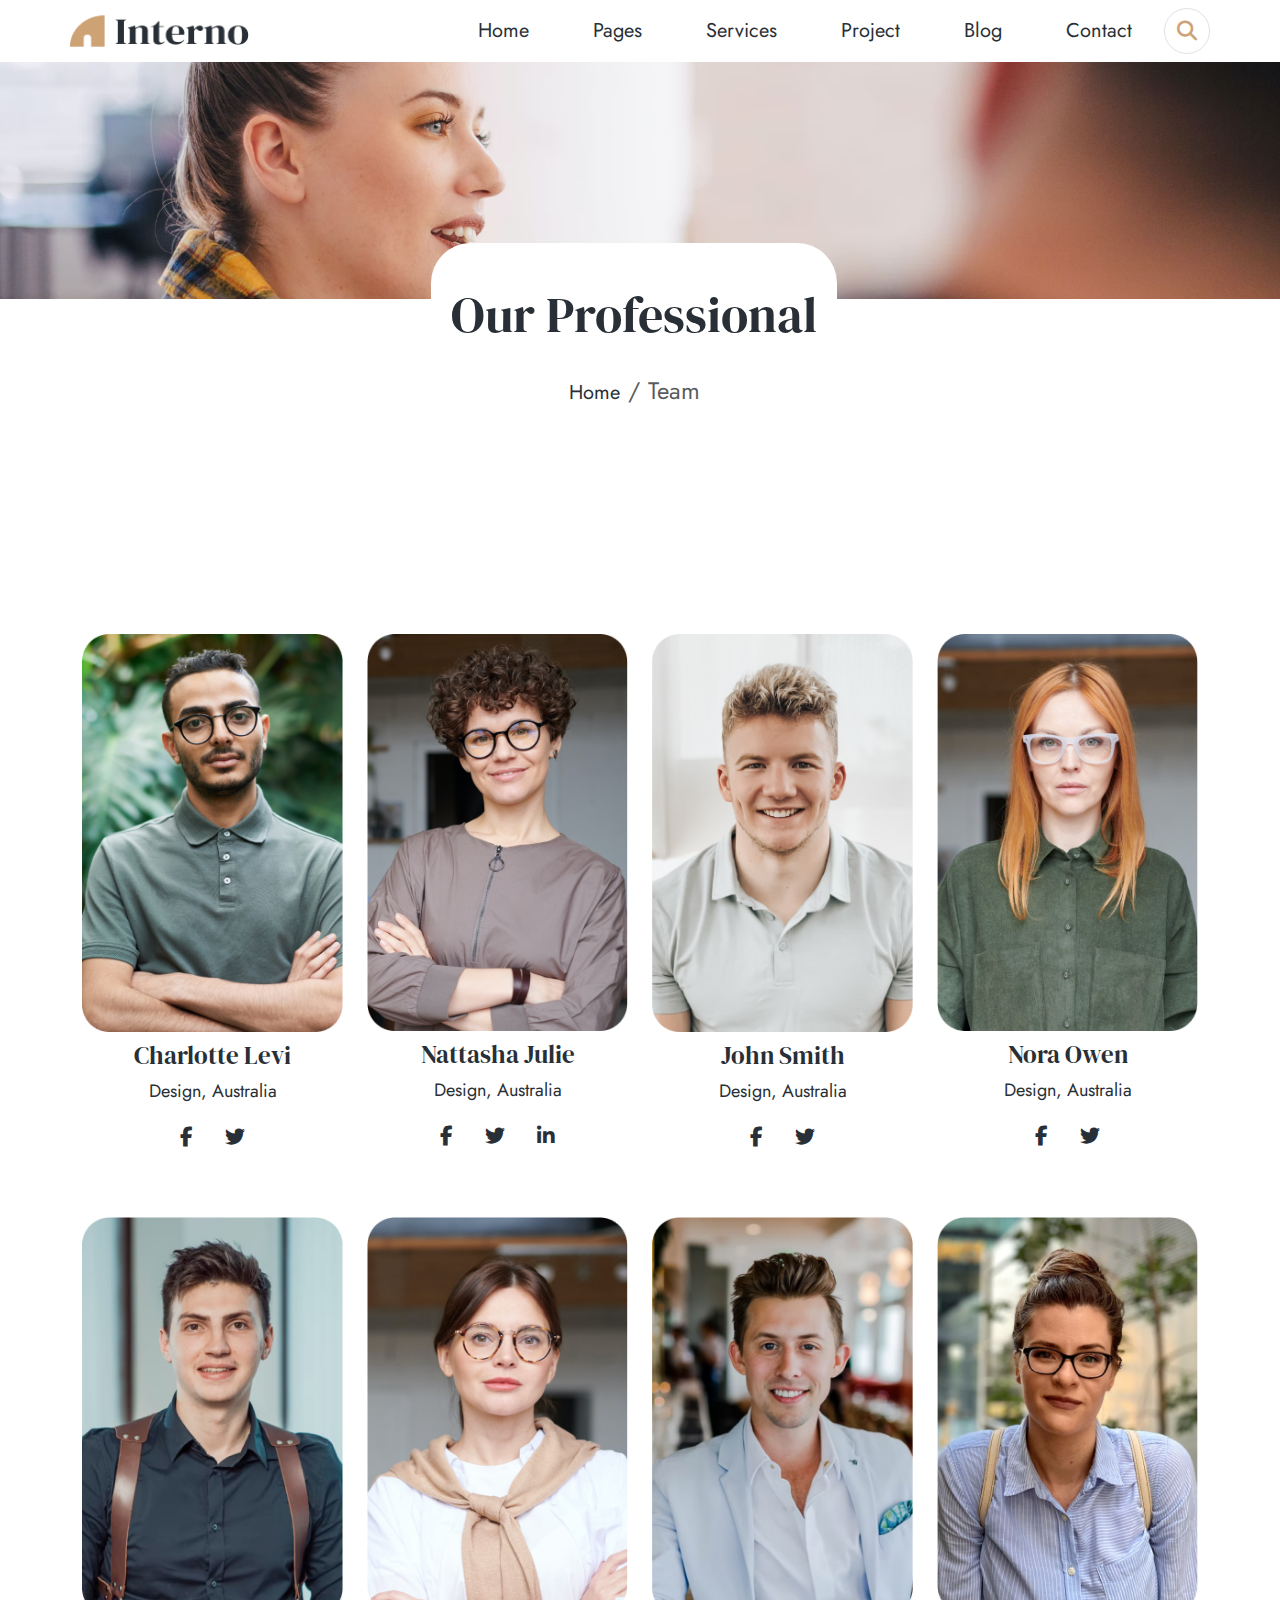
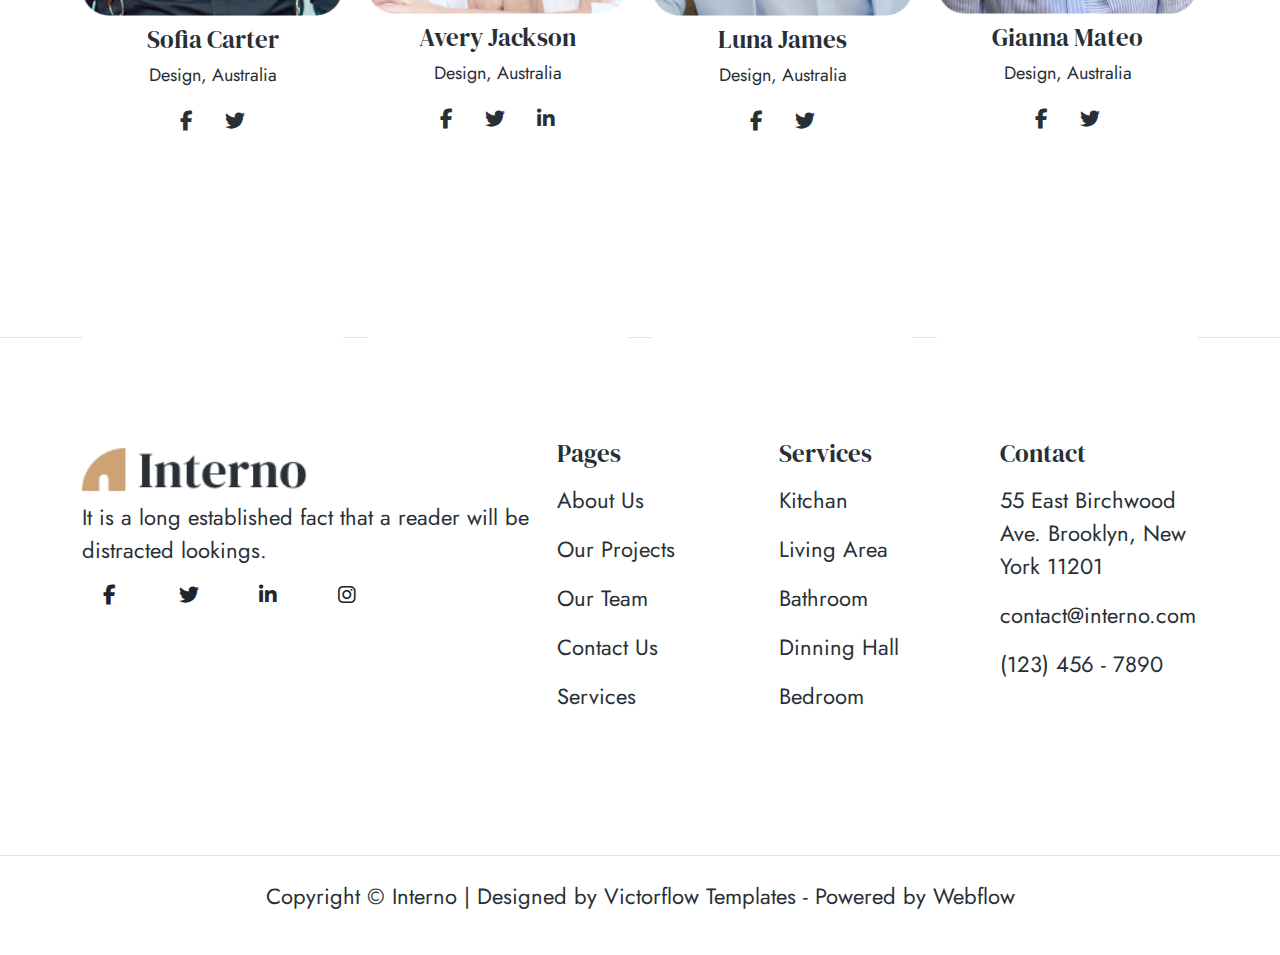
<file: pages/team.html>
<!DOCTYPE html>
<html lang="en">
<head>
    <meta charset="UTF-8">
    <meta name="viewport" content="width=device-width, initial-scale=1.0">
    <link rel="preconnect" href="https://fonts.googleapis.com">
    <link rel="preconnect" href="https://fonts.gstatic.com" crossorigin>
    <link href="https://fonts.googleapis.com/css2?family=Jost:ital,wght@0,100..900;1,100..900&display=swap" rel="stylesheet">
    <link rel="stylesheet" href="../assests/css/bootstrap.css">
    <link rel="stylesheet" href="../assests/css/fontawesome/css/all.css">
    <link rel="stylesheet" href="../assests/css/team.css">
    <link rel="stylesheet" href="../assests/css/stylesguide.css">
    <link rel="stylesheet" href="../assests/css/responsive.css">
    <title>Team</title>
</head>
<body>
    <div class="header">
        <div class="container">
            <div class="row">
                <nav class="navbar">
                    <div class="col-4 col-md-2">
                        <a class="navbar-brand" href="../index.html"><img src="../assests/img/Logo.png" alt="Logo"></a>
                    </div>
                    <div class="col-4 icon-bars">
                        <div class="border-search-rps d-flex align-items-center border" id="searchRps">
                            <input class="search-rps" onkeyup="showContentSearch(event, true)" type="search">
                            <i class="fa-solid fa-magnifying-glass" onclick="showSearchRps()"></i>
                            <div class="search-content"></div>
                        </div>
                        <i class="fa-solid fa-bars icon-navbars border px-2 py-1 rounded-3" onclick="showNav()"></i>
                    </div>
                    <div class="col-8 col-md-10 main-nav">
                        <div class="main-menu">
                            <ul class="item-menu m-0">
                                <li class="sub-menu"><a href="../index.html">Home</a></li>
                                <li class="sub-menu">
                                    <a href="#">Pages</a>
                                    <ul class="drop-item rounded-bottom-4">
                                        <li>
                                            <a class="fs-6" href="../pages/about.html">About</a>
                                        </li>
                                        <li>
                                            <a class="fs-6 rounded-bottom-4" href="../pages/team.html">Team</a>
                                        </li>
                                    </ul>
                                    <div class="icon-caret">
                                        <i class="fa-solid fa-caret-down"></i>
                                    </div>
                                </li>
                                <li class="sub-menu">
                                    <a href="../pages/services.html">Services</a>
                                    <ul class="drop-item rounded-bottom-4">
                                        <li>
                                            <a class="fs-6 rounded-bottom-4" href="../pages/service_single.html">Service Single</a>
                                        </li>
                                    </ul>
                                    <div class="icon-caret">
                                        <i class="fa-solid fa-caret-down"></i>
                                    </div>
                                </li>
                                <li class="sub-menu">
                                    <a href="../pages/project.html">Project</a>
                                    <ul class="drop-item rounded-bottom-4">
                                        <li>
                                            <a class="fs-6 rounded-bottom-4" href="../pages/pricing.html">Pricing</a>
                                        </li>
                                    </ul>
                                    <div class="icon-caret">
                                        <i class="fa-solid fa-caret-down"></i>
                                    </div>
                                </li>
                                <li class="sub-menu">
                                    <a href="../pages/blog.html">Blog</a>
                                </li>
                                <li class="sub-menu">
                                    <a href="../pages/contact.html">Contact</a>
                                    <ul class="drop-item rounded-bottom-4">
                                        <li>
                                            <a class="fs-6" href="../pages/faq.html">Faq's</a>
                                        </li>
                                        <li>
                                            <a class="fs-6 rounded-bottom-4" href="../pages/changelog.html">Changelog</a>
                                        </li>
                                    </ul>
                                    <div class="icon-caret">
                                        <i class="fa-solid fa-caret-down"></i>
                                    </div>
                                </li>
                                <div class="border-search border" id="search">
                                    <input class="search" onkeyup="showContentSearch(event)" type="search" placeholder="Search">
                                    <i class="fa-solid fa-magnifying-glass" onclick="showInputSearch()"></i>
                                    <div class="search-content"></div>
                                </div>
                            </ul>
                        </div>
                    </div>
                </nav>
            </div>
        </div>
    </div>

    <div class="body">
        <div class="container-fluid content banner-page">
            <div class="row me-0 item-none">
                <div class="col-6 col-sm-4 col-md-4 d-flex justify-content-center m-auto">
                    <div class="text-banner-pages bg-white text-center">
                        <h1>Our Professional</h1>
                        <nav aria-label="breadcrumb">
                            <ol class="breadcrumb d-flex justify-content-center">
                              <li class="breadcrumb-item fs-4"><a href="#">Home</a></li>
                              <li class="breadcrumb-item fs-4 active" aria-current="page">Team</li>
                            </ol>
                        </nav>
                    </div>
                </div>
            </div>
        </div>
        <div class="container content">
            <div class="row">
                <div class="col-6 col-md-3 mt-3">
                    <a href="./team_single.html">
                        <img src="../assests/img/team1.png" alt="">
                    </a>
                    <div class="bg-white rounded-5 text-center h-100 mt-2">
                        <h3>Charlotte Levi</h3>
                        <p class="small-paragraph">Design, Australia</p>
                        <div class="d-flex justify-content-center">
                            <div class="mx-3">
                                <a href="#"><i class="fa-brands fa-facebook-f"></i></a>
                            </div>
                            <div class="mx-3">
                                <a href="#"><i class="fa-brands fa-twitter"></i></a>
                            </div>
                        </div>
                    </div>
                </div>
                <div class="col-6 col-md-3 mt-3">
                    <a href="#">
                        <img src="../assests/img/team2.png" alt="">
                    </a>
                    <div class="bg-white rounded-5 text-center h-100 mt-2">
                        <h3>Nattasha Julie</h3>
                        <p class="small-paragraph">Design, Australia</p>
                        <div class="d-flex justify-content-center">
                            <div class="mx-3">
                                <a href="#"><i class="fa-brands fa-facebook-f"></i></a>
                            </div>
                            <div class="mx-3">
                                <a href="#"><i class="fa-brands fa-twitter"></i></a>
                            </div>
                            <div class="mx-3">
                                <a href="#"><i class="fa-brands fa-linkedin-in"></i></a>
                            </div>
                        </div>
                    </div>
                </div>
                <div class="col-6 col-md-3 mt-3">
                    <a href="#">
                        <img src="../assests/img/team3.png" alt="">
                    </a>
                    <div class="bg-white rounded-5 text-center h-100 mt-2">
                        <h3>John Smith</h3>
                        <p class="small-paragraph">Design, Australia</p>
                        <div class="d-flex justify-content-center">
                            <div class="mx-3">
                                <a href="#"><i class="fa-brands fa-facebook-f"></i></a>
                            </div>
                            <div class="mx-3">
                                <a href="#"><i class="fa-brands fa-twitter"></i></a>
                            </div>
                        </div>
                    </div>
                </div>
                <div class="col-6 col-md-3 mt-3">
                    <a href="#">
                        <img src="../assests/img/team4.png" alt="">
                    </a>
                    <div class="bg-white rounded-5 text-center h-100 mt-2">
                        <h3>Nora Owen</h3>
                        <p class="small-paragraph">Design, Australia</p>
                        <div class="d-flex justify-content-center">
                            <div class="mx-3">
                                <a href="#"><i class="fa-brands fa-facebook-f"></i></a>
                            </div>
                            <div class="mx-3">
                                <a href="#"><i class="fa-brands fa-twitter"></i></a>
                            </div>
                        </div>
                    </div>
                </div>
            </div>
            <div class="row mt-5">
                <div class="col-6 col-md-3 mt-3">
                    <a href="#">
                        <img src="../assests/img/team5.png" alt="">
                    </a>
                    <div class="bg-white rounded-5 text-center h-100 mt-2">
                        <h3>Sofia Carter</h3>
                        <p class="small-paragraph">Design, Australia</p>
                        <div class="d-flex justify-content-center">
                            <div class="mx-3">
                                <a href="#"><i class="fa-brands fa-facebook-f"></i></a>
                            </div>
                            <div class="mx-3">
                                <a href="#"><i class="fa-brands fa-twitter"></i></a>
                            </div>
                        </div>
                    </div>
                </div>
                <div class="col-6 col-md-3 mt-3">
                    <a href="#">
                        <img src="../assests/img/team6.png" alt="">
                    </a>
                    <div class="bg-white rounded-5 text-center h-100 mt-2">
                        <h3>Avery Jackson</h3>
                        <p class="small-paragraph">Design, Australia</p>
                        <div class="d-flex justify-content-center">
                            <div class="mx-3">
                                <a href="#"><i class="fa-brands fa-facebook-f"></i></a>
                            </div>
                            <div class="mx-3">
                                <a href="#"><i class="fa-brands fa-twitter"></i></a>
                            </div>
                            <div class="mx-3">
                                <a href="#"><i class="fa-brands fa-linkedin-in"></i></a>
                            </div>
                        </div>
                    </div>
                </div>
                <div class="col-6 col-md-3 mt-3">
                    <a href="#">
                        <img src="../assests/img/team7.png" alt="">
                    </a>
                    <div class="bg-white rounded-5 text-center h-100 mt-2">
                        <h3>Luna James</h3>
                        <p class="small-paragraph">Design, Australia</p>
                        <div class="d-flex justify-content-center">
                            <div class="mx-3">
                                <a href="#"><i class="fa-brands fa-facebook-f"></i></a>
                            </div>
                            <div class="mx-3">
                                <a href="#"><i class="fa-brands fa-twitter"></i></a>
                            </div>
                        </div>
                    </div>
                </div>
                <div class="col-6 col-md-3 mt-3">
                    <a href="#">
                        <img src="../assests/img/team8.png" alt="">
                    </a>
                    <div class="bg-white rounded-5 text-center h-100 mt-2">
                        <h3>Gianna Mateo</h3>
                        <p class="small-paragraph">Design, Australia</p>
                        <div class="d-flex justify-content-center">
                            <div class="mx-3">
                                <a href="#"><i class="fa-brands fa-facebook-f"></i></a>
                            </div>
                            <div class="mx-3">
                                <a href="#"><i class="fa-brands fa-twitter"></i></a>
                            </div>
                        </div>
                    </div>
                </div>
            </div>
        </div>
    </div>

    <div class="footer border-top">
        <div class="container content-footer">
            <div class="row">
                <div class="col-12 col-md-5">
                    <a class="logo-footer" href="../index.html">
                        <img class="w-50" src="../assests/img/Logo.png" alt="logo">
                    </a>
                    <p class="text-responsive">It is a long established fact that a reader will be distracted lookings.</p>
                    <div class="row text-center mb-4 logo-footer">
                        <div class="col-2">
                            <i class="fa-brands fa-facebook-f"></i>
                        </div>
                        <div class="col-2">
                            <i class="fa-brands fa-twitter"></i>
                        </div>
                        <div class="col-2">
                            <i class="fa-brands fa-linkedin-in"></i>
                        </div>
                        <div class="col-2">
                            <i class="fa-brands fa-instagram"></i>
                        </div>
                    </div>
                </div>
                <div class="col-12 col-md-7">
                    <div class="row">
                        <div class="col-4 text-footer">
                            <h3>Pages</h3>
                            <ul class="navbar-nav">
                                <li class="nav-item">
                                    <a class="nav-link" href="./index.html">About Us</a>
                                </li>
                                <li class="nav-item">
                                    <a class="nav-link" href="#">Our Projects</a>
                                </li>
                                <li class="nav-item">
                                    <a class="nav-link" href="#">Our Team</a>
                                </li>
                                <li class="nav-item">
                                    <a class="nav-link" href="#">Contact Us</a>
                                </li>
                                <li class="nav-item">
                                    <a class="nav-link" href="#">Services</a>
                                </li>
                            </ul>
                        </div>
                        <div class="col-4 text-footer">
                            <h3>Services</h3>
                            <ul class="navbar-nav">
                                <li class="nav-item">
                                    <a class="nav-link" href="./index.html">Kitchan</a>
                                </li>
                                <li class="nav-item">
                                    <a class="nav-link" href="#">Living Area</a>
                                </li>
                                <li class="nav-item">
                                    <a class="nav-link" href="#">Bathroom</a>
                                </li>
                                <li class="nav-item">
                                    <a class="nav-link" href="#">Dinning Hall</a>
                                </li>
                                <li class="nav-item">
                                    <a class="nav-link" href="#">Bedroom</a>
                                </li>
                            </ul>
                        </div>
                        <div class="col-4 text-footer">
                            <h3>Contact</h3>
                            <ul class="navbar-nav">
                                <li class="nav-item">
                                    <a class="nav-link" href="./index.html">55 East Birchwood Ave. Brooklyn, New York 11201</a>
                                </li>
                                <li class="nav-item">
                                    <a class="nav-link" href="#">contact@interno.com</a>
                                </li>
                                <li class="nav-item">
                                    <a class="nav-link" href="#">(123) 456 - 7890</a>
                                </li>
                            </ul>
                        </div>
                    </div>
                </div>
            </div>
        </div>
        <p class="text-center border-top copyright">Copyright © Interno | Designed by Victorflow Templates - Powered by Webflow</p>
    </div>
</body>

<script src="../assests/js/jquery-3.7.1.min.js"></script>
<script src="../assests/slick/slick.js"></script>
<script src="../assests/js/bootstrap.js"></script>
<script src="../assests/js/index.js"></script>

</html>
</file>
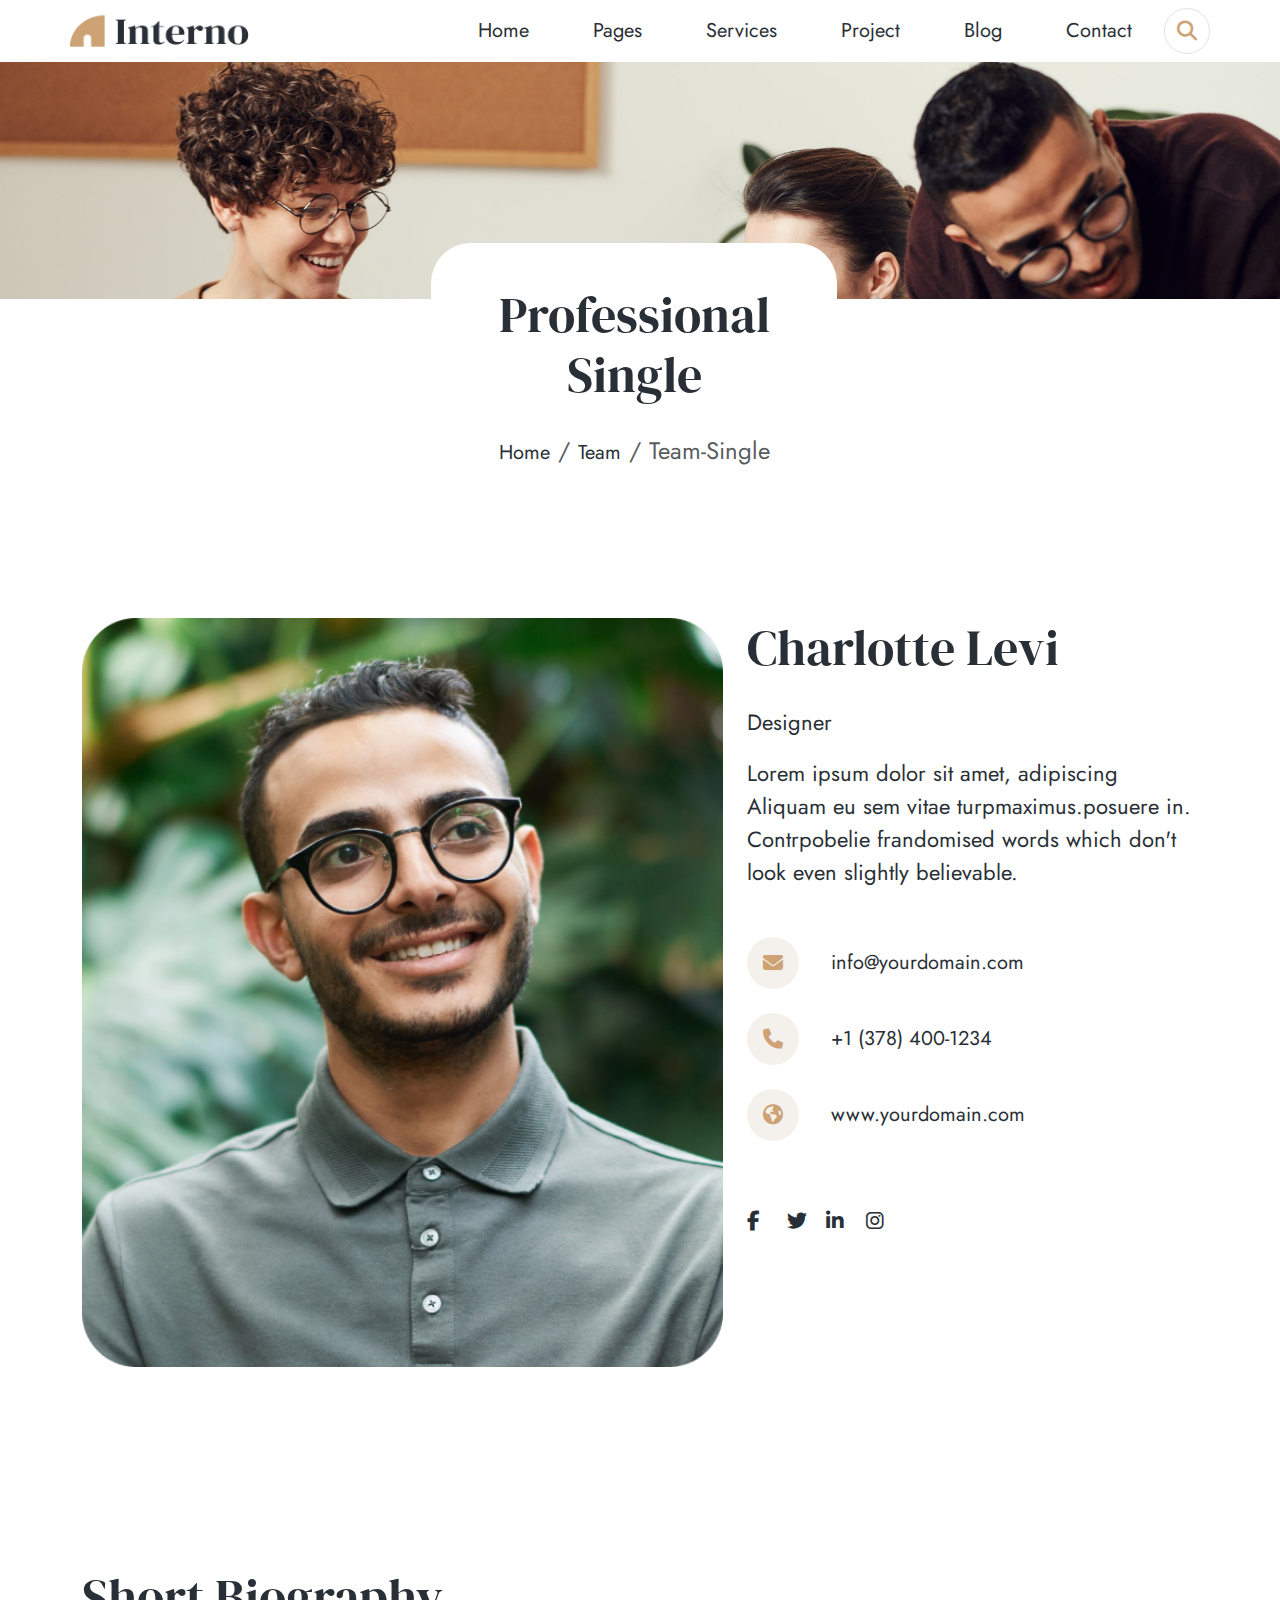
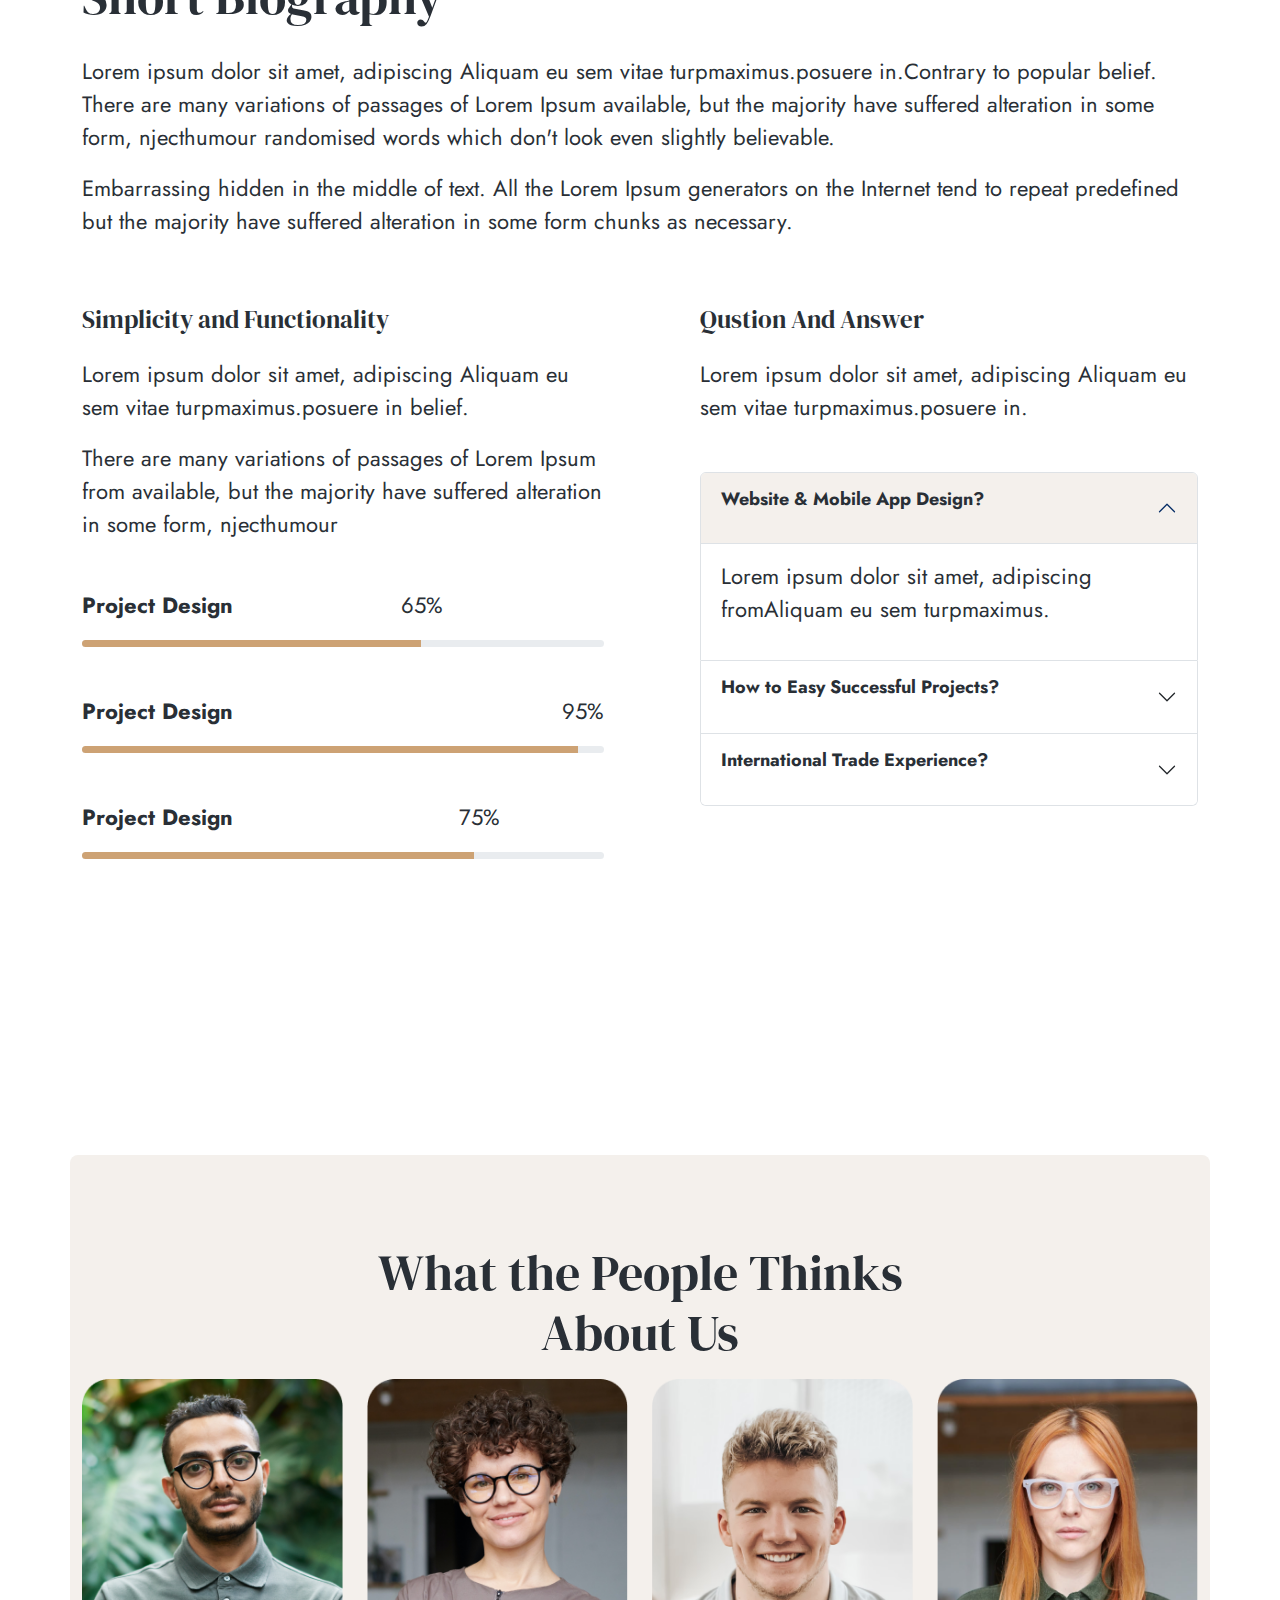
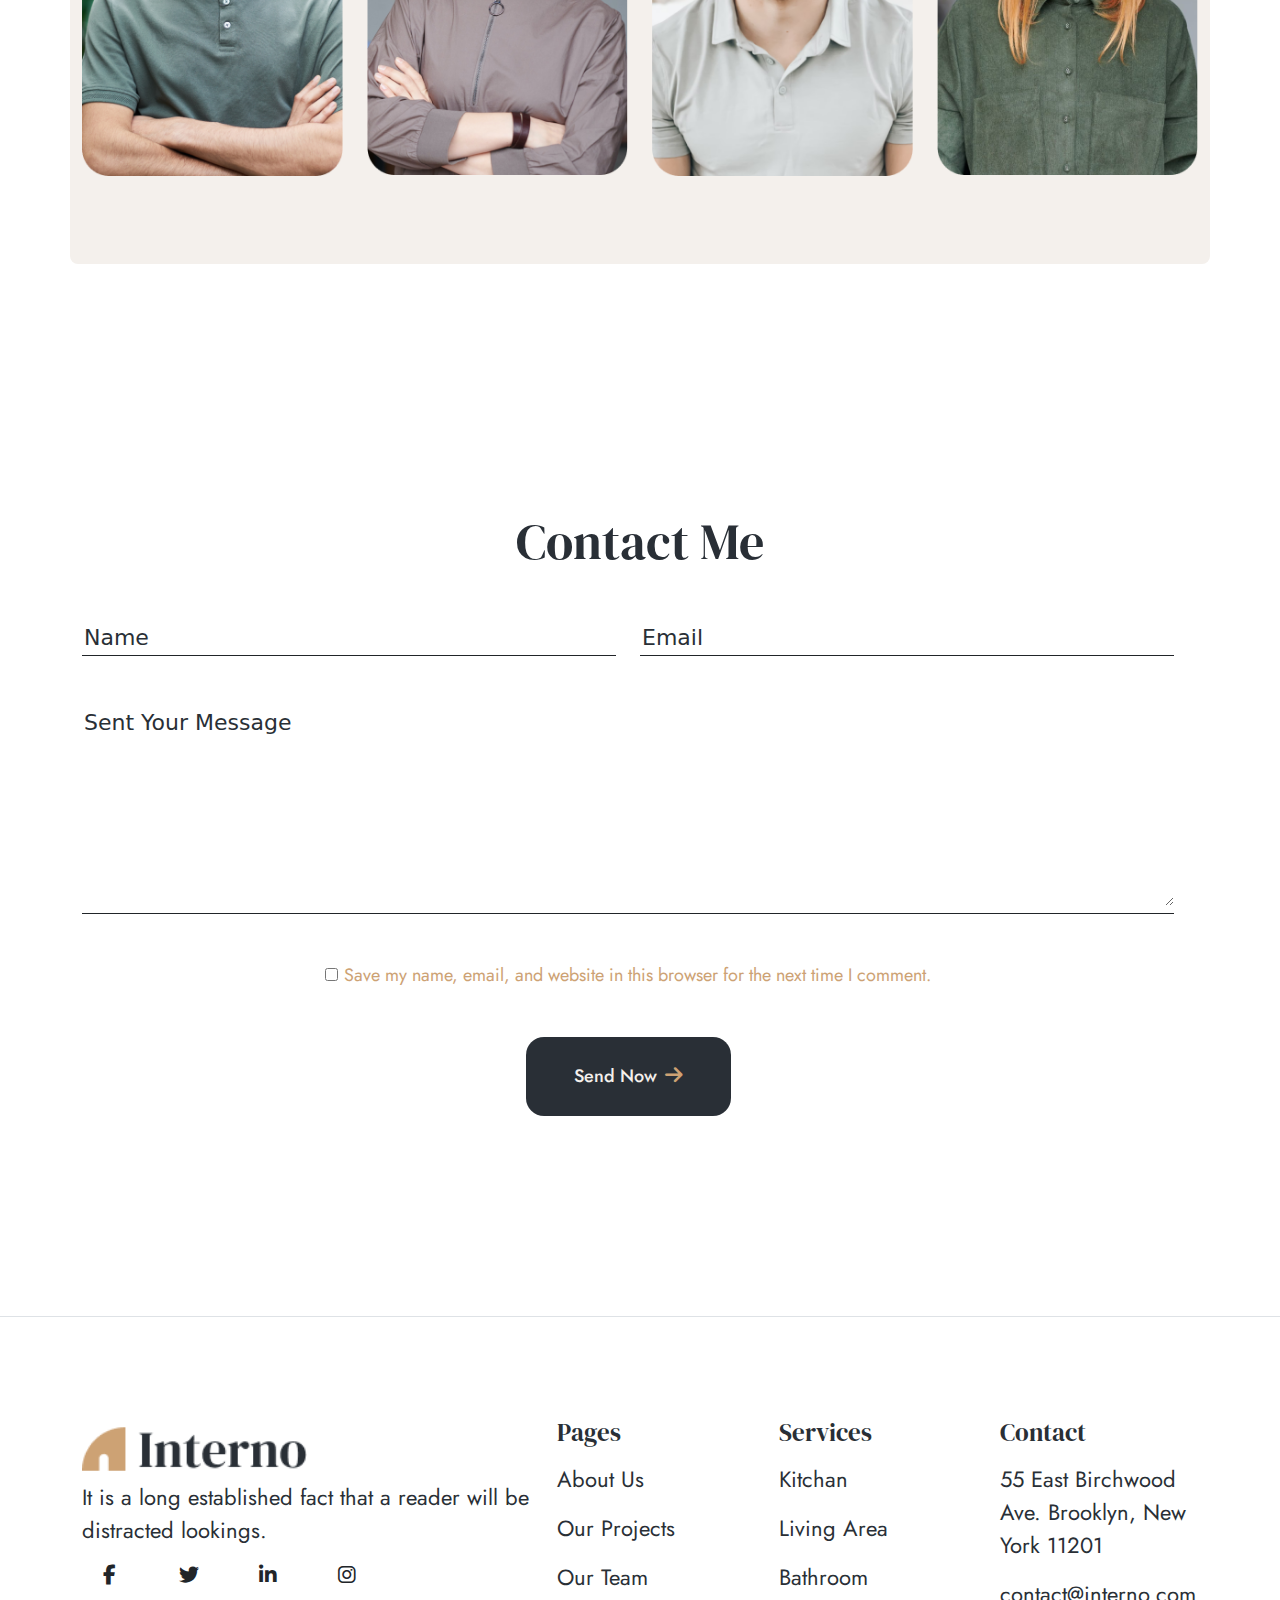
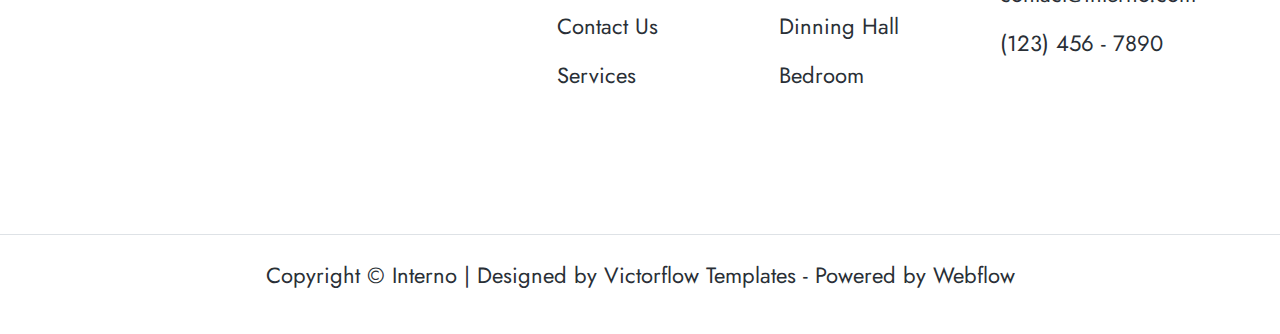
<file: pages/team_single.html>
<!DOCTYPE html>
<html lang="en">
<head>
    <meta charset="UTF-8">
    <meta name="viewport" content="width=device-width, initial-scale=1.0">
    <link rel="preconnect" href="https://fonts.googleapis.com">
    <link rel="preconnect" href="https://fonts.gstatic.com" crossorigin>
    <link href="https://fonts.googleapis.com/css2?family=Jost:ital,wght@0,100..900;1,100..900&display=swap" rel="stylesheet">
    <link rel="stylesheet" href="../assests/css/bootstrap.css">
    <link rel="stylesheet" href="../assests/css/fontawesome/css/all.css">
    <link rel="stylesheet" href="../assests/css/team_single.css">
    <link rel="stylesheet" href="../assests/css/stylesguide.css">
    <link rel="stylesheet" href="../assests/css/responsive.css">
    <title>Team-Single</title>
</head>
<body>
    <div class="header">
        <div class="container">
            <div class="row">
                <nav class="navbar">
                    <div class="col-4 col-md-2">
                        <a class="navbar-brand" href="../index.html"><img src="../assests/img/Logo.png" alt="Logo"></a>
                    </div>
                    <div class="col-4 icon-bars">
                        <div class="border-search-rps d-flex align-items-center border" id="searchRps">
                            <input class="search-rps" onkeyup="showContentSearch(event, true)" type="search">
                            <i class="fa-solid fa-magnifying-glass" onclick="showSearchRps()"></i>
                            <div class="search-content"></div>
                        </div>
                        <i class="fa-solid fa-bars icon-navbars border px-2 py-1 rounded-3" onclick="showNav()"></i>
                    </div>
                    <div class="col-8 col-md-10 main-nav">
                        <div class="main-menu">
                            <ul class="item-menu m-0">
                                <li class="sub-menu"><a href="../index.html">Home</a></li>
                                <li class="sub-menu">
                                    <a href="#">Pages</a>
                                    <ul class="drop-item rounded-bottom-4">
                                        <li>
                                            <a class="fs-6" href="../pages/about.html">About</a>
                                        </li>
                                        <li>
                                            <a class="fs-6 rounded-bottom-4" href="../pages/team.html">Team</a>
                                        </li>
                                    </ul>
                                    <div class="icon-caret">
                                        <i class="fa-solid fa-caret-down"></i>
                                    </div>
                                </li>
                                <li class="sub-menu">
                                    <a href="../pages/services.html">Services</a>
                                    <ul class="drop-item rounded-bottom-4">
                                        <li>
                                            <a class="fs-6 rounded-bottom-4" href="../pages/service_single.html">Service Single</a>
                                        </li>
                                    </ul>
                                    <div class="icon-caret">
                                        <i class="fa-solid fa-caret-down"></i>
                                    </div>
                                </li>
                                <li class="sub-menu">
                                    <a href="../pages/project.html">Project</a>
                                    <ul class="drop-item rounded-bottom-4">
                                        <li>
                                            <a class="fs-6 rounded-bottom-4" href="../pages/pricing.html">Pricing</a>
                                        </li>
                                    </ul>
                                    <div class="icon-caret">
                                        <i class="fa-solid fa-caret-down"></i>
                                    </div>
                                </li>
                                <li class="sub-menu">
                                    <a href="../pages/blog.html">Blog</a>
                                </li>
                                <li class="sub-menu">
                                    <a href="../pages/contact.html">Contact</a>
                                    <ul class="drop-item rounded-bottom-4">
                                        <li>
                                            <a class="fs-6" href="../pages/faq.html">Faq's</a>
                                        </li>
                                        <li>
                                            <a class="fs-6 rounded-bottom-4" href="../pages/changelog.html">Changelog</a>
                                        </li>
                                    </ul>
                                    <div class="icon-caret">
                                        <i class="fa-solid fa-caret-down"></i>
                                    </div>
                                </li>
                                <div class="border-search border" id="search">
                                    <input class="search" onkeyup="showContentSearch(event)" type="search" placeholder="Search">
                                    <i class="fa-solid fa-magnifying-glass" onclick="showInputSearch()"></i>
                                    <div class="search-content"></div>
                                </div>
                            </ul>
                        </div>
                    </div>
                </nav>
            </div>
        </div>
    </div>

    <div class="body">
        <div class="container-fluid content banner-page">
            <div class="row me-0 item-none">
                <div class="col-6 col-sm-4 col-md-4 d-flex justify-content-center m-auto">
                    <div class="text-banner-pages bg-white text-center">
                        <h1>Professional Single</h1>
                        <nav aria-label="breadcrumb">
                            <ol class="breadcrumb d-flex justify-content-center">
                              <li class="breadcrumb-item fs-4"><a href="../index.html">Home</a></li>
                              <li class="breadcrumb-item fs-4"><a href="team.html">Team</a></li>
                              <li class="breadcrumb-item fs-4 active" aria-current="page">Team-Single</li>
                            </ol>
                        </nav>
                    </div>
                </div>
            </div>
        </div>
        <div class="container content">
            <div class="row">
                <div class="col-7">
                    <img src="../assests/img/Charlotte_Levi.png" alt="">
                </div>
                <div class="col-5">
                    <h1>Charlotte Levi</h1>
                    <p>Designer</p>
                    <p class="mb-5">
                        Lorem ipsum dolor sit amet, adipiscing Aliquam eu sem vitae turpmaximus.posuere in.
                        Contrpobelie frandomised words which don't look even slightly believable.
                    </p>
                    <div class="row item-none">
                        <div class="col-sm-10 col-md-7 address">
                            <div class="col-4">
                                <div class="address-icon">
                                    <i class="fa-solid fa-envelope"></i>
                                </div>
                                <div class="address-icon my-4">
                                    <i class="fa-solid fa-phone"></i>
                                </div>
                                <div class="address-icon">
                                    <i class="fa-solid fa-earth-americas"></i>
                                </div>
                            </div>
                            <div class="col-8">
                                <p class="address-text medium-paragraph">
                                    info@yourdomain.com
                                </p>
                                <p class="address-text medium-paragraph my-4">
                                    +1 (378) 400-1234
                                </p>
                                <p class="address-text medium-paragraph">
                                    www.yourdomain.com
                                </p>
                            </div>
                        </div>
                    </div>
                    <div class="item-none">
                        <div class="row mt-5">
                            <div class="col-1">
                                <a href="#"><i class="fa-brands fa-facebook-f"></i></a>
                            </div>
                            <div class="col-1">
                                <a href="#"><i class="fa-brands fa-twitter"></i></a>
                            </div>
                            <div class="col-1">
                                <a href="#"><i class="fa-brands fa-linkedin-in"></i></a>
                            </div>
                            <div class="col-1">
                                <a href="#"><i class="fa-brands fa-instagram"></i></a>
                            </div>
                        </div>
                    </div>
                </div>
                <div class="item-block">
                    <div class="row">
                        <div class="col-6 address">
                            <div class="col-4">
                                <div class="address-icon">
                                    <i class="fa-solid fa-envelope"></i>
                                </div>
                                <div class="address-icon my-4">
                                    <i class="fa-solid fa-phone"></i>
                                </div>
                                <div class="address-icon">
                                    <i class="fa-solid fa-earth-americas"></i>
                                </div>
                            </div>
                            <div class="col-8">
                                <p class="address-text medium-paragraph">
                                    info@yourdomain.com
                                </p>
                                <p class="address-text medium-paragraph my-4">
                                    +1 (378) 400-1234
                                </p>
                                <p class="address-text medium-paragraph">
                                    www.yourdomain.com
                                </p>
                            </div>
                        </div>
                    </div>
                    <div class="row">
                        <div class="col-1">
                            <a href="#"><i class="fa-brands fa-facebook-f"></i></a>
                        </div>
                        <div class="col-1">
                            <a href="#"><i class="fa-brands fa-twitter"></i></a>
                        </div>
                        <div class="col-1">
                            <a href="#"><i class="fa-brands fa-linkedin-in"></i></a>
                        </div>
                        <div class="col-1">
                            <a href="#"><i class="fa-brands fa-instagram"></i></a>
                        </div>
                    </div>
                </div>
            </div>
        </div>
        <div class="container content">
            <div class="row mb-5">
                <div class="col-12">
                    <h1>Short Biography</h1>
                    <p>
                        Lorem ipsum dolor sit amet, adipiscing Aliquam eu sem vitae turpmaximus.posuere 
                        in.Contrary to popular belief. There are many variations of passages of Lorem Ipsum available, 
                        but the majority have suffered alteration in some form, njecthumour
                        randomised words which don't look even slightly believable.
                    </p>
                    <p>
                        Embarrassing hidden in the middle of text. All the Lorem Ipsum generators on the 
                        Internet tend to repeat predefined but the majority have suffered alteration 
                        in some form chunks as necessary.
                    </p>
                </div>
            </div>
            <div class="row">
                <div class="col-12 col-md-6 mb-5">
                    <div class="parameter">
                        <h3 class="mb-4">Simplicity and Functionality</h3>
                        <p>Lorem ipsum dolor sit amet, adipiscing Aliquam eu sem vitae turpmaximus.posuere in belief.</p>
                        <p>There are many variations of passages of Lorem Ipsum from available, but the majority have suffered alteration in some form, njecthumour</p>
                        <div class="mt-5">
                            <div class="row">
                                <p class="col-7 fw-bold">Project Design</p>
                                <p class="col-4">65%</p>
                            </div>
                            <div class="progress" role="progressbar" aria-label="Basic example" aria-valuenow="65" aria-valuemin="0" aria-valuemax="100">
                                <div class="progress-bar" style="width: 65%"></div>
                            </div>
                        </div>
                        <div class="mt-5">
                            <div class="row">
                                <p class="col-6 fw-bold">Project Design</p>
                                <p class="col-6 text-end">95%</p>
                            </div>
                            <div class="progress" role="progressbar" aria-label="Basic example" aria-valuenow="95" aria-valuemin="0" aria-valuemax="100">
                                <div class="progress-bar" style="width: 95%"></div>
                            </div>
                        </div>
                        <div class="mt-5">
                            <div class="row">
                                <p class="col-6 fw-bold">Project Design</p>
                                <p class="col-6 text-center">75%</p>
                            </div>
                            <div class="progress" role="progressbar" aria-label="Basic example" aria-valuenow="75" aria-valuemin="0" aria-valuemax="100">
                                <div class="progress-bar" style="width: 75%"></div>
                            </div>
                        </div>
                    </div>
                </div>
                <div class="col-12 col-md-6">
                    <div class="qustion">
                        <h3 class="mb-4">Qustion And Answer</h3>
                        <p>Lorem ipsum dolor sit amet, adipiscing Aliquam eu sem vitae turpmaximus.posuere in.</p>
                        <div class="accordion mt-5" id="accordionExample">
                            <div class="accordion-item">
                                <h2 class="accordion-header">
                                    <button class="accordion-button" type="button" data-bs-toggle="collapse" data-bs-target="#collapseOne"
                                        aria-expanded="true" aria-controls="collapseOne">
                                        <p class="small-paragraph fw-bold">Website & Mobile App Design?</p>
                                    </button>
                                </h2>
                                <div id="collapseOne" class="accordion-collapse collapse show" data-bs-parent="#accordionExample">
                                    <div class="accordion-body">
                                        <p>Lorem ipsum dolor sit amet, adipiscing fromAliquam eu sem turpmaximus.</p>
                                    </div>
                                </div>
                            </div>
                            <div class="accordion-item">
                                <h2 class="accordion-header">
                                    <button class="accordion-button collapsed" type="button" data-bs-toggle="collapse"
                                        data-bs-target="#collapseTwo" aria-expanded="false" aria-controls="collapseTwo">
                                        <p class="small-paragraph fw-bold">How to Easy Successful Projects?</p>
                                    </button>
                                </h2>
                                <div id="collapseTwo" class="accordion-collapse collapse" data-bs-parent="#accordionExample">
                                    <div class="accordion-body">
                                        <p>Lorem ipsum dolor sit amet, adipiscing fromAliquam eu sem turpmaximus.</p>
                                    </div>
                                </div>
                            </div>
                            <div class="accordion-item">
                                <h2 class="accordion-header">
                                    <button class="accordion-button collapsed" type="button" data-bs-toggle="collapse"
                                        data-bs-target="#collapseThree" aria-expanded="false" aria-controls="collapseThree">
                                        <p class="small-paragraph fw-bold">International Trade Experience?</p>
                                    </button>
                                </h2>
                                <div id="collapseThree" class="accordion-collapse collapse" data-bs-parent="#accordionExample">
                                    <div class="accordion-body">
                                        <p>Lorem ipsum dolor sit amet, adipiscing fromAliquam eu sem turpmaximus.</p>
                                    </div>
                                </div>
                            </div>
                        </div>
                    </div>
                </div>
            </div>
        </div>
        <div class="container-fuid content ">
            <div class="container py-5">
                <div class="row testimonial rounded-3">
                    <div class="col-12">
                        <h1 class="text-center w-50 m-auto">What the People Thinks About Us</h1>
                    </div>
                    <div class="col-6 col-md-3 mt-3">
                        <img src="../assests/img/team1.png" alt="">
                    </div>
                    <div class="col-6 col-md-3 mt-3">
                        <img src="../assests/img/team2.png" alt="">
                    </div>
                    <div class="col-6 col-md-3 mt-3 infomation">
                        <div class="">
                            <img src="../assests/img/team3.png" alt="">
                        </div>
                        <div class="infomation-text bg-white rounded-5 text-center p-5">
                            <h3>Nattasha Julie</h3>
                            <p class="small-paragraph">Design, Australia</p>
                            <div class="row text-center py-5">
                                <div class="col-3">
                                    <i class="fa-brands fa-facebook-f"></i>
                                </div>
                                <div class="col-3">
                                    <i class="fa-brands fa-twitter"></i>
                                </div>
                                <div class="col-3">
                                    <i class="fa-brands fa-linkedin-in"></i>
                                </div>
                                <div class="col-3">
                                    <i class="fa-brands fa-instagram"></i>
                                </div>
                            </div>
                            <p class="small-paragraph">
                                +1 (378) 400-1234
                                julie@email.com
                            </p>
                        </div>  
                    </div>
                    <div class="col-6 col-md-3 mt-3">
                        <img src="../assests/img/team4.png" alt="">
                    </div>
                </div>
            </div>
        </div>
        <div class="container content">
            <div class="row">
                <div class="col-12 pb-5">
                    <h1 class="text-center w-50 m-auto">Contact Me</h1>
                </div>
                <div class="row">
                    <div class="col-6">
                        <div class="border-bottom border-dark">
                            <input class="border-0" type="text" placeholder="Name">
                        </div>
                    </div>
                    <div class="col-6">
                        <div class="border-bottom border-dark">
                            <input class="border-0" type="email" placeholder="Email">
                        </div>
                    </div>
                    <div class="col-12 pt-5">
                        <div class="border-bottom border-dark">
                            <textarea class="border-0 w-100" name="" id="" rows="6">Sent Your Message</textarea>
                        </div>
                    </div>
                    <div class=" text-center mt-5">
                        <input class="checkbox" type="checkbox">
                        <label class="small-paragraph" for="">Save my name, email, and website in this browser for the next time I comment.</label>
                    </div>
                    <div class="text-center pt-5">
                        <button class="btn btn-guide btn-secondary color-primary-btn2">Send Now<i class="fa-solid fa-arrow-right ms-2"></i></button>
                    </div>
                </div>
            </div>
        </div>
    </div>

    <div class="footer border-top">
        <div class="container content-footer">
            <div class="row">
                <div class="col-12 col-md-5">
                    <a class="logo-footer" href="../index.html">
                        <img class="w-50" src="../assests/img/Logo.png" alt="logo">
                    </a>
                    <p class="text-responsive">It is a long established fact that a reader will be distracted lookings.</p>
                    <div class="row text-center mb-4 logo-footer">
                        <div class="col-2">
                            <i class="fa-brands fa-facebook-f"></i>
                        </div>
                        <div class="col-2">
                            <i class="fa-brands fa-twitter"></i>
                        </div>
                        <div class="col-2">
                            <i class="fa-brands fa-linkedin-in"></i>
                        </div>
                        <div class="col-2">
                            <i class="fa-brands fa-instagram"></i>
                        </div>
                    </div>
                </div>
                <div class="col-12 col-md-7">
                    <div class="row">
                        <div class="col-4 text-footer">
                            <h3>Pages</h3>
                            <ul class="navbar-nav">
                                <li class="nav-item">
                                    <a class="nav-link" href="./index.html">About Us</a>
                                </li>
                                <li class="nav-item">
                                    <a class="nav-link" href="#">Our Projects</a>
                                </li>
                                <li class="nav-item">
                                    <a class="nav-link" href="#">Our Team</a>
                                </li>
                                <li class="nav-item">
                                    <a class="nav-link" href="#">Contact Us</a>
                                </li>
                                <li class="nav-item">
                                    <a class="nav-link" href="#">Services</a>
                                </li>
                            </ul>
                        </div>
                        <div class="col-4 text-footer">
                            <h3>Services</h3>
                            <ul class="navbar-nav">
                                <li class="nav-item">
                                    <a class="nav-link" href="./index.html">Kitchan</a>
                                </li>
                                <li class="nav-item">
                                    <a class="nav-link" href="#">Living Area</a>
                                </li>
                                <li class="nav-item">
                                    <a class="nav-link" href="#">Bathroom</a>
                                </li>
                                <li class="nav-item">
                                    <a class="nav-link" href="#">Dinning Hall</a>
                                </li>
                                <li class="nav-item">
                                    <a class="nav-link" href="#">Bedroom</a>
                                </li>
                            </ul>
                        </div>
                        <div class="col-4 text-footer">
                            <h3>Contact</h3>
                            <ul class="navbar-nav">
                                <li class="nav-item">
                                    <a class="nav-link" href="./index.html">55 East Birchwood Ave. Brooklyn, New York 11201</a>
                                </li>
                                <li class="nav-item">
                                    <a class="nav-link" href="#">contact@interno.com</a>
                                </li>
                                <li class="nav-item">
                                    <a class="nav-link" href="#">(123) 456 - 7890</a>
                                </li>
                            </ul>
                        </div>
                    </div>
                </div>
            </div>
        </div>
        <p class="text-center border-top copyright">Copyright © Interno | Designed by Victorflow Templates - Powered by Webflow</p>
    </div>
</body>

<script src="../assests/js/jquery-3.7.1.min.js"></script>
<script src="../assests/slick/slick.js"></script>
<script src="../assests/js/bootstrap.js"></script>
<script src="../assests/js/index.js"></script>

</html>
</file>
<file: assests/css/stylesguide.css>
/* import font */
@font-face {
    font-family: 'DM Serif Display';
    src: url('../font/DMSerifDisplay-Regular.woff2') format('woff2');
    font-style: normal;
    font-weight: 400;
}

.header {
    position: sticky;
    top: 0;
    background-color: white;
    z-index: 2;
}


/* style Guide Color */
.color-primary-text1 {
    color: #CDA274;
}
.color-primary-text2 {
    color: #292F36;
}
.color-primary-text3 {
    color: #F4F0EC;
}
.color-primary-btn1 {
    background: #CDA274;
    border: none;
}
.color-primary-btn2 {
    color: #F4F0EC;
    background: #292F36;
    border: none;
}
.color-primary-btn3 {
    background: #F4F0EC;
    border: none;
}


/* style Guide Heading Text */
.disply-text-big, .disply-text, h1, h2, h3, h4, h5, h6 {
    font-family: 'DM Serif Display';
    color: #292F36;
}
.disply-text-big {
    font-size: 120px;
    margin-bottom: 24px;
}
.disply-text {
    font-size: 85px;
    margin-bottom: 24px;
}
h1 {  
    font-size: 50px;
    margin-bottom: 28px;
}
h2 {
    font-size: 35px;
    margin-bottom: 16px;
}
h3 {
    font-size: 25px;
}
h4 {
    font-size: 22px;
}
h5,
i {
    font-size: 20px;
}
h6 {
    font-size: 18px;
}


/* style Guide Paragraph */
p {
    font-size: 22px;
    color: #292F36;
    margin-bottom: 18px;
}
.medium-paragraph {
    font-family: "Jost", sans-serif;
    font-size: 20px;
}
.small-paragraph {
    font-family: "Jost", sans-serif;
    font-size: 18px;
}


/* style Guide Text */
a, p, li {
    font-family: "Jost", sans-serif;
}
a {
    font-size: 20px;
    text-decoration: none;
    color: #292F36;
}
.header .nav-link {
    font-size: 20px;
}
.header .nav-link {
    font-size: 20px;
}


/* style Guide List */
.nav-link {
    font-size: 22px;
    color: #292F36;
}
ul {
    padding: 0;
}


/* style Guide Block */
.quotes {
    padding: 80px 0px;
    border-radius: 70px;
}


/* style Guide Button */
.btn-guide {
    font-family: "Jost", sans-serif;
    font-size: 18px;
    padding: 26px 48px;
    border-radius: 18px;
    font-weight: 500;
}
.btn {
    border: none;
}
.fa-solid {
    color: #CDA274;
}


/* style Guide Form */
input,
textarea {
    outline: none;
    font-size: 22px;
    color: #292F36;
}
input::placeholder {
    color: #292F36;
}
label {
    color: #CDA274;
}


/* style banner */
.banner {
    background-image: url('../img/banner.png');
    background-repeat: round;
    height: 1042px;
    padding: 320px 0px 0px 0px;
}
.text-banner-pages {
    padding: 42px 0;
    width: 500px;
    border-top-left-radius: 40px;
    border-top-right-radius: 40px;
}


/* style guide Pagination */
.btn-check:checked + .btn, :not(.btn-check) + .btn:active, .btn:first-child:active, .btn.active, .btn.show {
    background-color: #CDA274;
}
.page-link {
    font-weight: bold;
    color: #292F36;
    width: 52px;
    height: 52px;
    border: 1px solid #CDA274;
    border-radius: 50%;
    display: flex;
    justify-content: center;
    align-items: center;
}
.page-item:hover .page-link {
    background-color: #CDA274;
    color: white;
}
.page-link:hover .fa-solid {
    color: white;
}
.page-item:first-child .page-link {
    border-top-left-radius: 50%;
    border-bottom-left-radius: 50%;
}
.page-item:last-child .page-link {
    border-top-right-radius: 50%;
    border-bottom-right-radius: 50%;
}


/* style guide image */
.navbar-brand img {
   height: 46px;
   width: 180px;
}
img {
    width: 100%;
    object-position: center;
    object-fit: center;
}
.client-logo {
    padding: 0 54px;
}
.client-logo:first-of-type {
    padding-left: 0;
}
.client-logo:last-of-type {
    padding-right: 0;
}


/* style margin padding */



/* style footer */
.content-footer {
    margin-bottom: 134px;
    margin-top: 100px;
}
.copyright {
    padding: 24px;
}


/* style Home */
.content {
    margin-bottom: 200px;
}
.plan {
    margin-bottom: 18px;
    padding: 83px 48px;
    border-radius: 30px;
}
.plan:hover {
    background-color: #F4F0EC;
}

.qustion {
   padding-left: 48px; 
}
.parameter {
    
    padding-right: 24px;
}


/* style icon */
.icon-phone,
.icon-arrow,
.icon-arrow-blog {
    display: flex;
    justify-content: center;
    align-items: center;
    background-color: #F4F0EC;
    border-radius: 50%;
}
.icon-phone {
    font-size: 32px;
    width: 93px;
    height: 93px;
}
.icon-arrow {
    width: 70px;
    height: 70px;
}
.icon-arrow-blog {
    color: #292F36;
    width: 52px;
    height: 52px;
}


.number,
.text-phone {
    margin: 0px;
}
.testimonial {
    background-color: #F4F0EC;
    padding: 88px 0;
}
.testimonial-item {
    height: 100%;
    padding: 54px 38px;
}
.counter {
    padding-top: 150px;
    padding-bottom: 150px;
}
.date {
    display: flex;
    justify-content: space-between;
    align-items: baseline;
}


.infomation {
    position: relative;
}
.infomation-text {
    display: none;
}
.infomation:hover .infomation-text {
    display: block;
    width: 100%;
    height: 100%;
    position: absolute;
    top: 0;
    left: 0;
}


/* Effect */
.slick-custom {
    display: flex;
    align-items: center;
}
.slick-custom .slick-slide {
    margin-right: 18px;
}

.slick-custom .slick-slide:last-of-type {
    margin-right: 0;
}
.slick-slide > div,
.slick-slide .item {
    height: 100%;
}

.accordion-button:not(.collapsed) {
    color: var(--bs-accordion-active-color);
    background-color: #F4F0EC;
    box-shadow: inset 0 calc(-1 * var(--bs-accordion-border-width)) 0 var(--bs-accordion-border-color);
}
.blog-hover:hover {
    background-color: #F4F0EC;
}

.img-hover {
    position: relative;
}
.img-hover-none {
    display: none;
}
.img-hover:hover .img-hover-none {
    display: block;
    width: 100%;
    position: absolute;
    top: -855%;
    left: 0;
    z-index: 1;
}

.img-hover:hover .img-hover-block {
    opacity: 0;
}

.hoverRead:hover {
    font-size: 18px;
}

/* search */
#search {
    position: relative;
}

.search-content {
    display: none;
    position: absolute;
    top: 100%;
    right: 0;
    width: calc(100% + 200px);
    border-bottom-left-radius: 10px;
    border-bottom-right-radius: 10px;
    background: #ffff;
    margin-top: 9px;
    padding: 10px;
}

.search-content.active-search {
    display: block;
}

.no-data {
    font-style: italic;
    font-size: 14px;
    font-weight: 100;
}

.item-search {
    display: flex;
    align-items: center;
    padding: 5px 0;
    border-bottom: 1px solid #F4F0EC;
}

.item-search:first-of-type {
    padding-top: 0;
}

.item-search:last-of-type {
    padding-bottom: 0;
    border: none;
}

.item-search .image {
    width: 30%;
    height: 30%;
    margin-right: 10px;
}

.item-search .image img {
    width: 100%;
    height: 100%;
}

.item-search .name span {
    display: block;
}

.item-search .name .name-content {
    font-weight: bold;
}
</file>
<file: assests/css/responsive.css>
/* max-width 430px */
@media (max-width:767px) {
    /* style header */
    .navbar {
        padding: 12px 12px;
    }
    .icon-bars {
        display: inline-flex;
        justify-content: end;
    }
    .icon-navbars {
        font-size: 26px;
    }
    li {
        list-style: none;
    }
    a {
        text-decoration: none;
    }
    .main-nav {
        width: 100%;
    }
    .main-menu {
        top: 100%;
        left: 0;
        width: 100%;
        height: calc(100vh - 64px);
        background-color: #ffffff;
    }
    .item-menu {
        text-align: center;
        display: flex;
        flex-direction: column;
    }
    .sub-menu {
        position: relative;
        padding: 8px 18px;
        border-bottom: 1px solid #F4F0EC;
    }
    .sub-menu ul li a{
        text-align: center;
        display: block;
        box-sizing: border-box;
        padding: 8px 0;
    }
    .sub-menu {
        position: relative;
    }
    .drop-item {
        display: none;
    }
    .border-search {
        display: none;
    }
    .search-rps {
        font-size: 12px;
        width: 140px;
        border: none;
        outline: none;
        background-color: white;
        display: none;
    }
    .active-search .search-rps{
        display: block;
    }
    .border-search-rps {
        border-radius: 26px;
        padding: 0px 11px;
        margin-right: 12px;
    }
    .main-menu {
        display: none;
    }
    .active-search.main-menu{
        display: block;
    }
    .drop-item {
        background: #fdf9f5;
    }
    .active-search.drop-item{
        display: block;
    }
    .icon-caret {
        position: absolute;
        top: 10px;
        left: 80%;
    }
    .search-content {
        width: 100%;
        margin: 0;
    }



    /* style footer */
    .content-footer {
        margin-bottom: 28px;
        margin-top: 48px;
    }
    .copyright {
        padding: 12px;
    }
    .text-footer {
        text-align: center;
    }
    .logo-footer {
        display: flex;
        justify-content: center;
        margin-bottom: 16px;
    }


    /* style Guide Heading Text */
    .disply-text-big, .disply-text, h1, h2, h3, h4, h5, h6 {
        font-family: 'DM Serif Display';
        color: #292F36;
    }
    .disply-text-big {
        font-size: 50px;
        margin-bottom: 18px;
    }
    .disply-text {
        font-size: 35px;
        margin-bottom: 18px;
    }
    h1 {  
        font-size: 24px;
        margin-bottom: 14px;
    }
    h2 {
        font-size: 20px;
        margin-bottom: 10px;
    }
    h3 {
        font-size: 18px;
    }
    h4 {
        font-size: 14px;
    }
    h5,
    i {
        font-size: 12px;
    }
    h6 {
        font-size: 10px;
    }


    /* style Guide Paragraph */
    p {
        font-size: 14px;
        color: #292F36;
    }
    .medium-paragraph {
        font-family: "Jost", sans-serif;
        font-size: 12px;
    }
    .small-paragraph {
        font-family: "Jost", sans-serif;
        font-size: 10px;
    }


    /* style Guide Text */
    a, p, li {
        font-family: "Jost", sans-serif;
    }
    a {
        text-decoration: none;
        color: #292F36;
    }
    .text-responsive {
        display: none;
    }


    .stylish_img {
        display: none;
    }

    /* style Guide List */
    .nav-link {
        font-size: 10px;
        color: #292F36;
    }
    ul {
        padding: 0;
    }


    /* style Guide Block */
    .quotes {
        padding: 48px 0px;
        border-radius: 32px;
    }
    .content-block,
    .text-quotes {
        padding: 0;
    }

    /* style Guide Button */
    .btn-guide {
        font-family: "Jost", sans-serif;
        font-size: 12px;
        padding: 16px 28px;
        border-radius: 10px;
        font-weight: 500;
    }
    .btn {
        border: none;
    }
    .fa-solid {
        color: #CDA274;
    }


    /* style Guide Form */
    input,
    textarea {
        outline: none;
        font-size: 12px;
        color: #292F36;
    }
    input::placeholder {
        color: #292F36;
    }
    label {
        color: #CDA274;
    }


    /* style banner */
    .banner {
        background-image: url('../img/banner.png');
        background-repeat: round;
        height: 320px;
        padding: 52px 0px 0px 0px;
        text-align: center;
    }
    .banner-page {
        height: unset;
        padding-top: 100px;
    }
    .text-banner-pages {
        padding: 42px 0;
        width: 500px;
        border-top-left-radius: 40px;
        border-top-right-radius: 40px;
    }
    

    /* style margin padding guide */
    .content {
        margin-bottom: 38px;
    }
    .testimonial {
        background-color: #F4F0EC;
        margin: 24px 0;
        padding: 18px 0;
    }
    .testimonial-item {
        height: 100%;
        padding: 54px 38px;
    }
    .qustion {
        padding-left: 0px; 
    }
    .parameter {
        padding-right: 0px;
    }
    .aboutUs {
        margin-bottom: 24px;
    }


    .navbar-brand img {
        height: 46px;
        width: 160px;
     }


    /* style home */
    .plan {
        padding: 38px 48px;
        border-radius: 30px;
    }
    .icon-phone {
        font-size: 18px;
        width: 52px;
        height: 52px;
    }
    .icon-arrow {
        width: 48px;
        height: 48px;
    }
    .icon-arrow-blog {
        color: #292F36;
        width: 52px;
        height: 52px;
    }
    .number,
    .text-phone {
        margin: 0px;
    }

    .counter {
        padding-top: 48px;
        padding-bottom: 48px;
    }
    .date {
        display: flex;
        align-items: end;
    }
    .client-logo {
        padding: 0 54px;
    }
    .client-logo:first-of-type {
        padding-left: 54px;
    }
    .client-logo:last-of-type {
        padding-right: 54px;
    }

    /* style About */
    .item-block {
        display: block;
    }
    .item-none {
        display: none;
    }


    /* style Contact us */
    .address {
        display: flex;
        align-items: baseline;
        flex-wrap: wrap;
    }
    .item-address {
        display: flex;
        flex-direction: column;
        align-items: center;
    }


    /* style guide Pagination */
    .page-link {
        font-weight: normal;
        font-size: 12px;
        width: 32px;
        height: 32px;
    }
}


/* max-width 1200px */
@media (max-width:1199px) and (min-width:768px) {
    /* style header */
    .container,
    .container-fluid,
    .container-xxl,
    .container-xl,
    .container-lg,
    .container-md,
    .container-sm {
    --bs-gutter-x: none;
    }
    .icon-caret {
        display: none;
    }
    .icon-bars {
        display: none;
    }
    li {
        list-style: none;
    }
    a {
        text-decoration: none;
    }
    .main-nav {
        display: flex;
        justify-content: end;
    }
    .item-menu {
        display: flex;
    }
    .sub-menu {
        padding: 8px 24px;
    }
    .sub-menu ul li a{
        text-align: center;
        display: block;
        box-sizing: border-box;
        padding: 8px 0;
    }
    .sub-menu {
        position: relative;
    }
    .drop-item {
        display: none;
    }
    .sub-menu:hover .drop-item {
        width: 100%;
        display: block;
        position: absolute;
        top: 100%;
        left: 0;
        background-color: white;
    
    }
    .sub-menu:hover,
    .drop-item li:hover>a {
        color: #ffffff;
        background-color: #292F36;
    }
    .sub-menu:hover>a{
        color: rgb(255, 255, 255);
    }
    .search {
        font-size: 16px;
        width: 100px;
        border: none;
        outline: none;
        background-color: white;
        display: none;
    }
    .active-search .search{
        display: block;
    }
    .border-search {
        border-radius: 26px;
        padding: 0px 12px;
        display: flex;
        align-items: center;
    }


    /* style footer */
    .content-footer {
        margin-bottom: 134px;
        margin-top: 100px;
    }


    /* style Guide Heading Text */
    .disply-text-big, .disply-text, h1, h2, h3, h4, h5, h6 {
        font-family: 'DM Serif Display';
        color: #292F36;
    }
    .disply-text-big {
        font-size: 62px;
    }
    .disply-text {
        font-size: 48px;
    }
    h1 {  
        font-size: 32px;
        
    }
    h2 {
        font-size: 20px;
    }
    h3 {
        font-size: 18px;
    }
    h4 {
        font-size: 16px;
    }
    h5,
    i {
        font-size: 14px;
    }
    h6 {
        font-size: 12px;
    }


    /* style Guide Paragraph */
    p {
        font-size: 14px;
        color: #292F36;
    }
    .medium-paragraph {
        font-family: "Jost", sans-serif;
        font-size: 14px;
    }
    .small-paragraph {
        font-family: "Jost", sans-serif;
        font-size: 12px;
    }


    /* style Guide Text */
    a, p, li {
        font-family: "Jost", sans-serif;
    }
    a {
        font-size: 12px;
        text-decoration: none;
        color: #292F36;
    }


    /* style Guide List */
    .nav-link {
        font-size: 12px;
        color: #292F36;
    }
    ul {
        padding: 0;
    }


    /* style Guide Block */
    .quotes {
        padding: 68px 0px;
        border-radius: 70px;
    }
    .content-block,
    .text-quotes {
        padding: 48px;
    }

    /* style Guide Button */
    .btn-guide {
        font-family: "Jost", sans-serif;
        font-size: 18px;
        padding: 20px 38px;
        border-radius: 12px;
        font-weight: 500;
    }
    .btn {
        border: none;
    }
    .fa-solid {
        color: #CDA274;
    }


    /* style Guide Form */
    input,
    textarea {
        outline: none;
        font-size: 12px;
        color: #292F36;
    }
    input::placeholder {
        color: #292F36;
    }
    label {
        color: #CDA274;
    }


    /* style img */
    .client-logo {
        padding: 0 16px;
    }


    /* style banner */
    .banner {
        background-image: url('../img/banner.png');
        background-repeat: round;
        height: 532px;
        padding: 124px 0px 0px 0px;
    }
    .text-banner-pages {
        padding: 0px 0;
        width: 500px;
        border-top-left-radius: 40px;
        border-top-right-radius: 40px;
    }

    .content {
        margin-bottom: 120px;
    }


    /* style margin padding */
    .aboutUs {
        margin-bottom: 0;
    }
    

    /* style home */
    .plan {
        padding: 16px 18px;
        border-radius: 30px;
    }
    .icon-phone {
        font-size: 28px;
        width: 68px;
        height: 68px;
    }
    .icon-arrow {
        width: 48px;
        height: 48px;
    }
    .icon-arrow-blog {
        color: #292F36;
        width: 38px;
        height: 38px;
    }
    .number,
    .text-phone {
        margin: 0px;
    }
    
    .counter {
        padding-top: 68px;
        padding-bottom: 68px;
    }

    
    /* style About */
    .item-block {
        display: none;
    }
    .item-none {
        display: block;
    }

}

@media (max-width:2560px) and (min-width:1200px) {
    /* style header */
    .icon-caret {
        display: none;
    }
    .icon-bars {
        display: none;
    }
    li {
        list-style: none;
    }
    a {
        text-decoration: none;
    }


    /* style header */
    .main-nav {
        display: flex;
        justify-content: end;
    }
    .item-menu {
        display: flex;
    }
    .sub-menu {
        padding: 8px 32px;
    }
    .sub-menu ul li a{
        text-align: center;
        display: block;
        box-sizing: border-box;
        padding: 8px 0;    
    }
    .sub-menu {
        position: relative;
    }
    .drop-item {
        display: none;
    }
    .sub-menu:hover .drop-item {
        width: 100%;
        display: block;
        position: absolute;
        top: 100%;
        left: 0;
        background-color: white;
    
    }
    .sub-menu:hover,
    .drop-item li:hover>a {
        color: #CDA274;
    }
    .sub-menu:hover>a{
        color: #CDA274;
    }
    .search {
        font-size: 16px;
        width: 160px;
        border: none;
        outline: none;
        background-color: white;
        transition: 1.5s;
        display: none;
        
    }
    .active-search .search{
        display: block;
    }
    .border-search {
        border-radius: 26px;
        padding: 0px 12px;
        display: flex;
        align-items: center;
    }


    /* style block */
    .content-block,
    .text-quotes {
        padding: 48px;
    }


    /* style home */


    /* style About */
    .item-block {
        display: none;
    }
    .item-none {
        display: block;
    }
}
</file>
<file: assests/css/blog.css>
.banner-page {
    background-image: url('../img/banner_blog.png');
    background-repeat: no-repeat;
    background-size: 100%;
    height: 356px;
    padding: 181px 0px 0px 0px;
}
</file>
<file: assests/css/blog_details.css>
.banner-page {
    background-image: url('../img/banner_blog_details.png');
    background-repeat: no-repeat;
    background-size: 100%;
    padding: 140px 0px 0px 0px;
}
.btn-check:checked + .btn, :not(.btn-check) + .btn:active, .btn:first-child:active, .btn.active, .btn.show {
    background-color: #292F36;
    color: white;
}
input::placeholder {
    color: #CDA274;
}
.blogs-item {
    border-bottom: 1px solid #CDA274;
}
</file>
<file: assests/css/changelog.css>
.banner-page {
    background-image: url('../img/banner_changelog.png');
    background-repeat: no-repeat;
    background-size: 100%;
    height: 356px;
    padding: 200px 0px 0px 0px;
}
.changelog {
    padding-top: 128px;
    padding-bottom: 128px;
}
</file>
<file: assests/css/contact.css>
.banner-page {
    background-image: url('../img/banner_contact.png');
    background-repeat: no-repeat;
    background-size: 100%;
    height: 356px;
    padding: 181px 0px 0px 0px;
}

.address,
.address-icon,
.address-text {
    display: flex;
}
.address-icon {
    border-radius: 50%;
    width: 52px;
    justify-content: center;
}
.address-icon,
.address-text {
    height: 52px;
    align-items: center;
}
.map {
    border-radius: 36px;
    overflow: hidden;
    height: 300px;
}
</file>
<file: assests/css/faq.css>
.banner-page {
    background-image: url('../img/banner_faq.png');
    background-repeat: no-repeat;
    background-size: 100%;
    height: 356px;
    padding: 181px 0px 0px 0px;
}
</file>
<file: assests/css/pricing.css>
.banner-page {
    background-image: url('../img/banner_pricing.png');
    background-repeat: no-repeat;
    background-size: 100%;
    height: 356px;
    padding: 181px 0px 0px 0px;
}
</file>
<file: assests/css/project.css>
.banner-page {
    background-image: url('../img/banner_project.png');
    background-repeat: no-repeat;
    background-size: 100%;
    height: 356px;
    padding: 181px 0px 0px 0px;
}
</file>
<file: assests/css/project_details.css>
.banner-page {
    background-image: url('../img/banner_project_details.png');
    background-repeat: no-repeat;
    background-size: 100%;
    height: 356px;
    padding: 181px 0px 0px 0px;
}
.details {
    display: flex;
    align-items: center;
}
</file>
<file: assests/css/service_single.css>
.banner-page {
    background-image: url('../img/banner_service_single.png');
    background-repeat: no-repeat;
    background-size: 100%;
    height: 356px;
    padding: 181px 0px 0px 0px;
}
</file>
<file: assests/css/services.css>
.banner-page {
    background-image: url('../img/banner_services.png');
    background-repeat: no-repeat;
    background-size: 100%;
    height: 356px;
    padding: 181px 0px 0px 0px;
}
</file>
<file: assests/css/team.css>
.banner-page {
    background-image: url('../img/banner_team.png');
    background-repeat: no-repeat;
    background-size: 100%;
    height: 356px;
    padding: 181px 0px 0px 0px;
}
</file>
<file: assests/css/team_single.css>
.banner-page {
    background-image: url('../img/banner_team_single.png');
    background-repeat: no-repeat;
    background-size: 100%;    
    height: 356px;
    padding: 181px 0px 0px 0px;
}

.address,
.address-icon,
.address-text {
    display: flex;
}
.address-icon {
    background: #F4F0EC;
    border-radius: 50%;
    width: 52px;
    justify-content: center;
}
.address-icon,
.address-text {
    height: 52px;
    align-items: center;
}

.progress {
    height: 7px;
}
.progress-bar {
    background-color: #CDA274;
}
</file>
